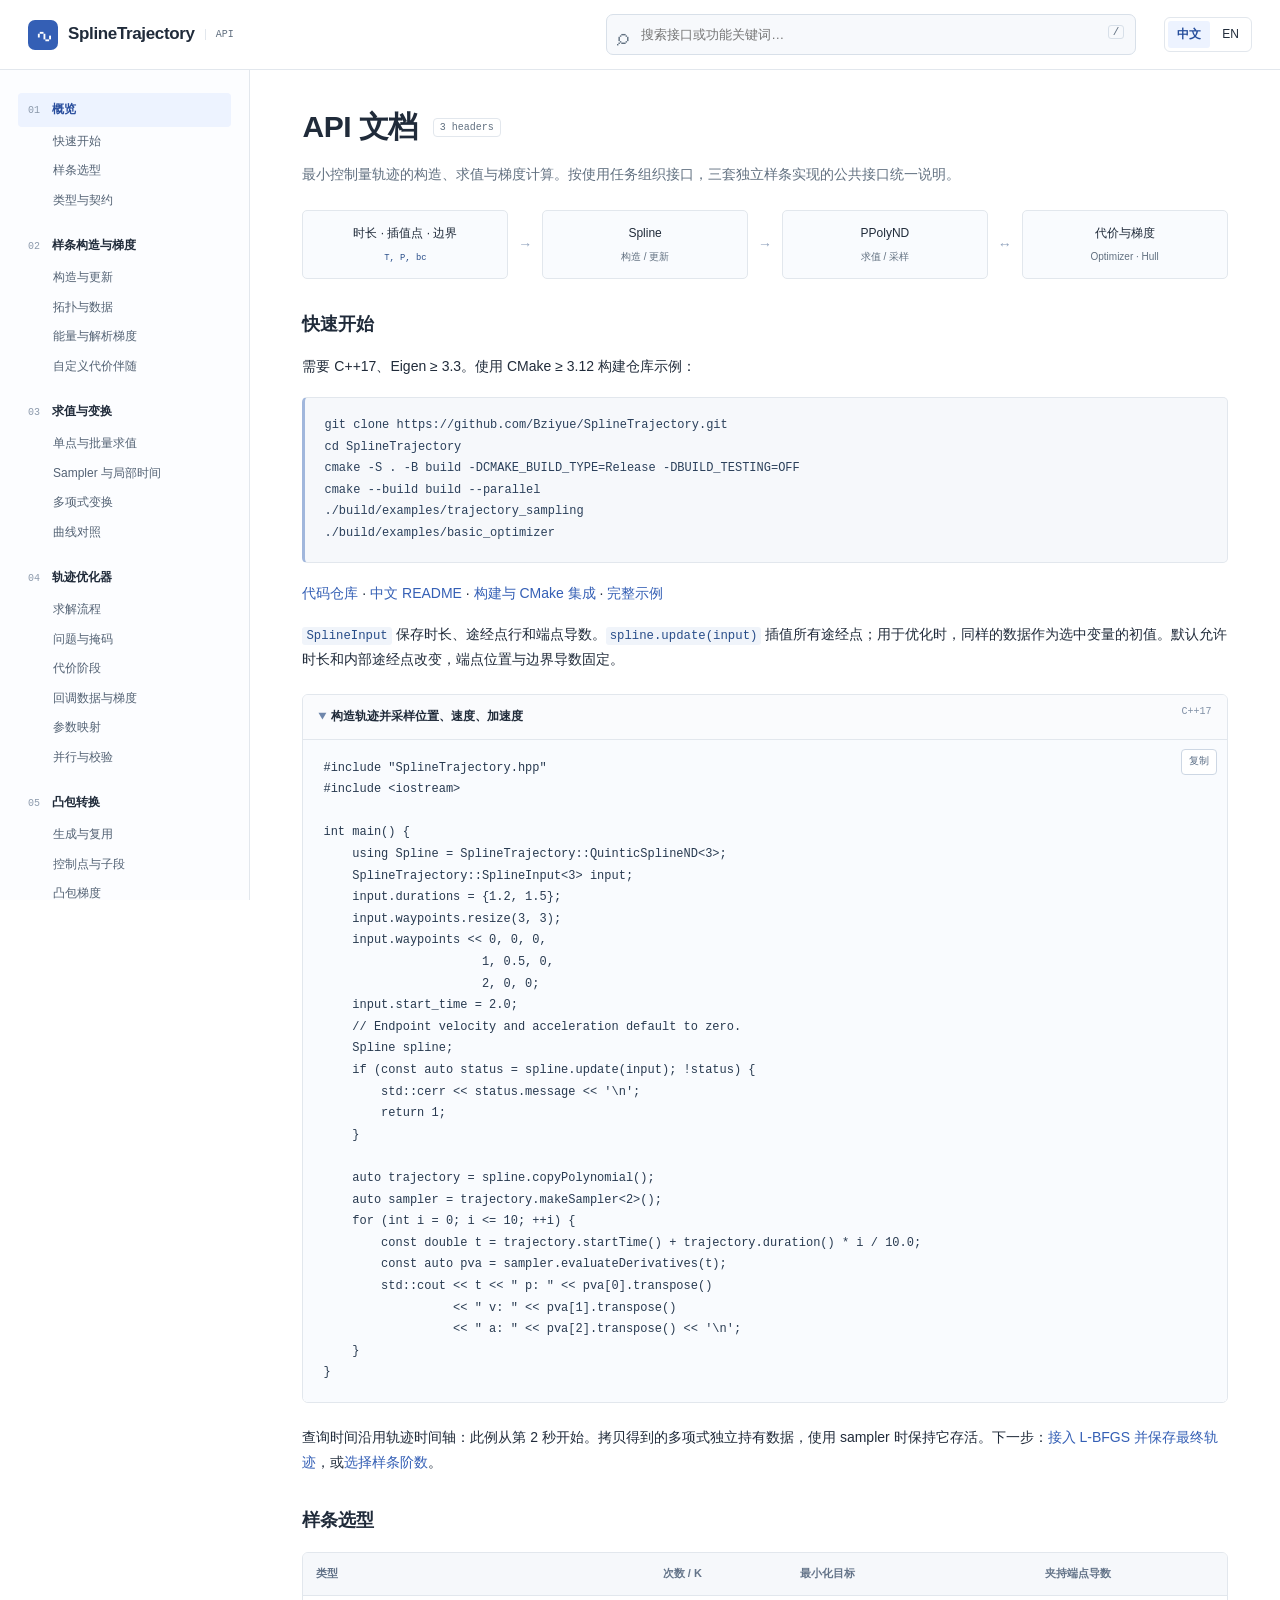
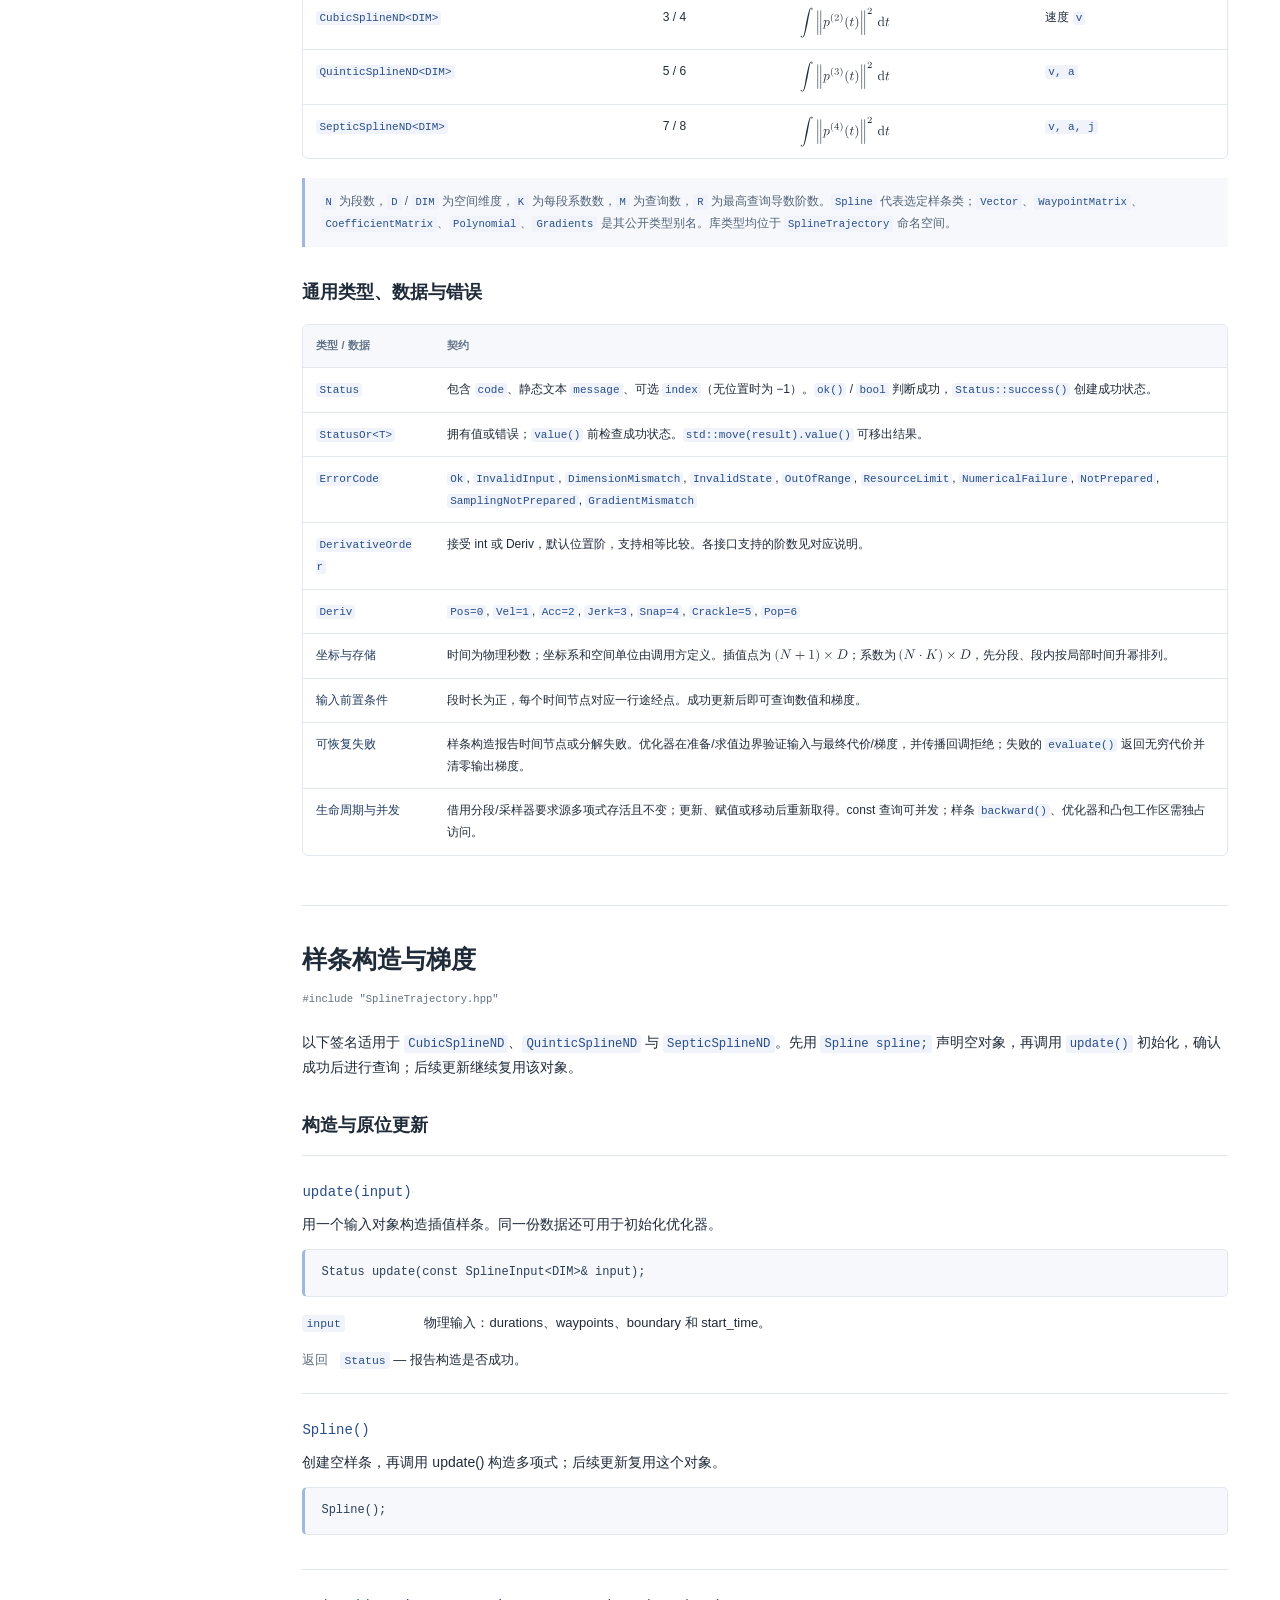
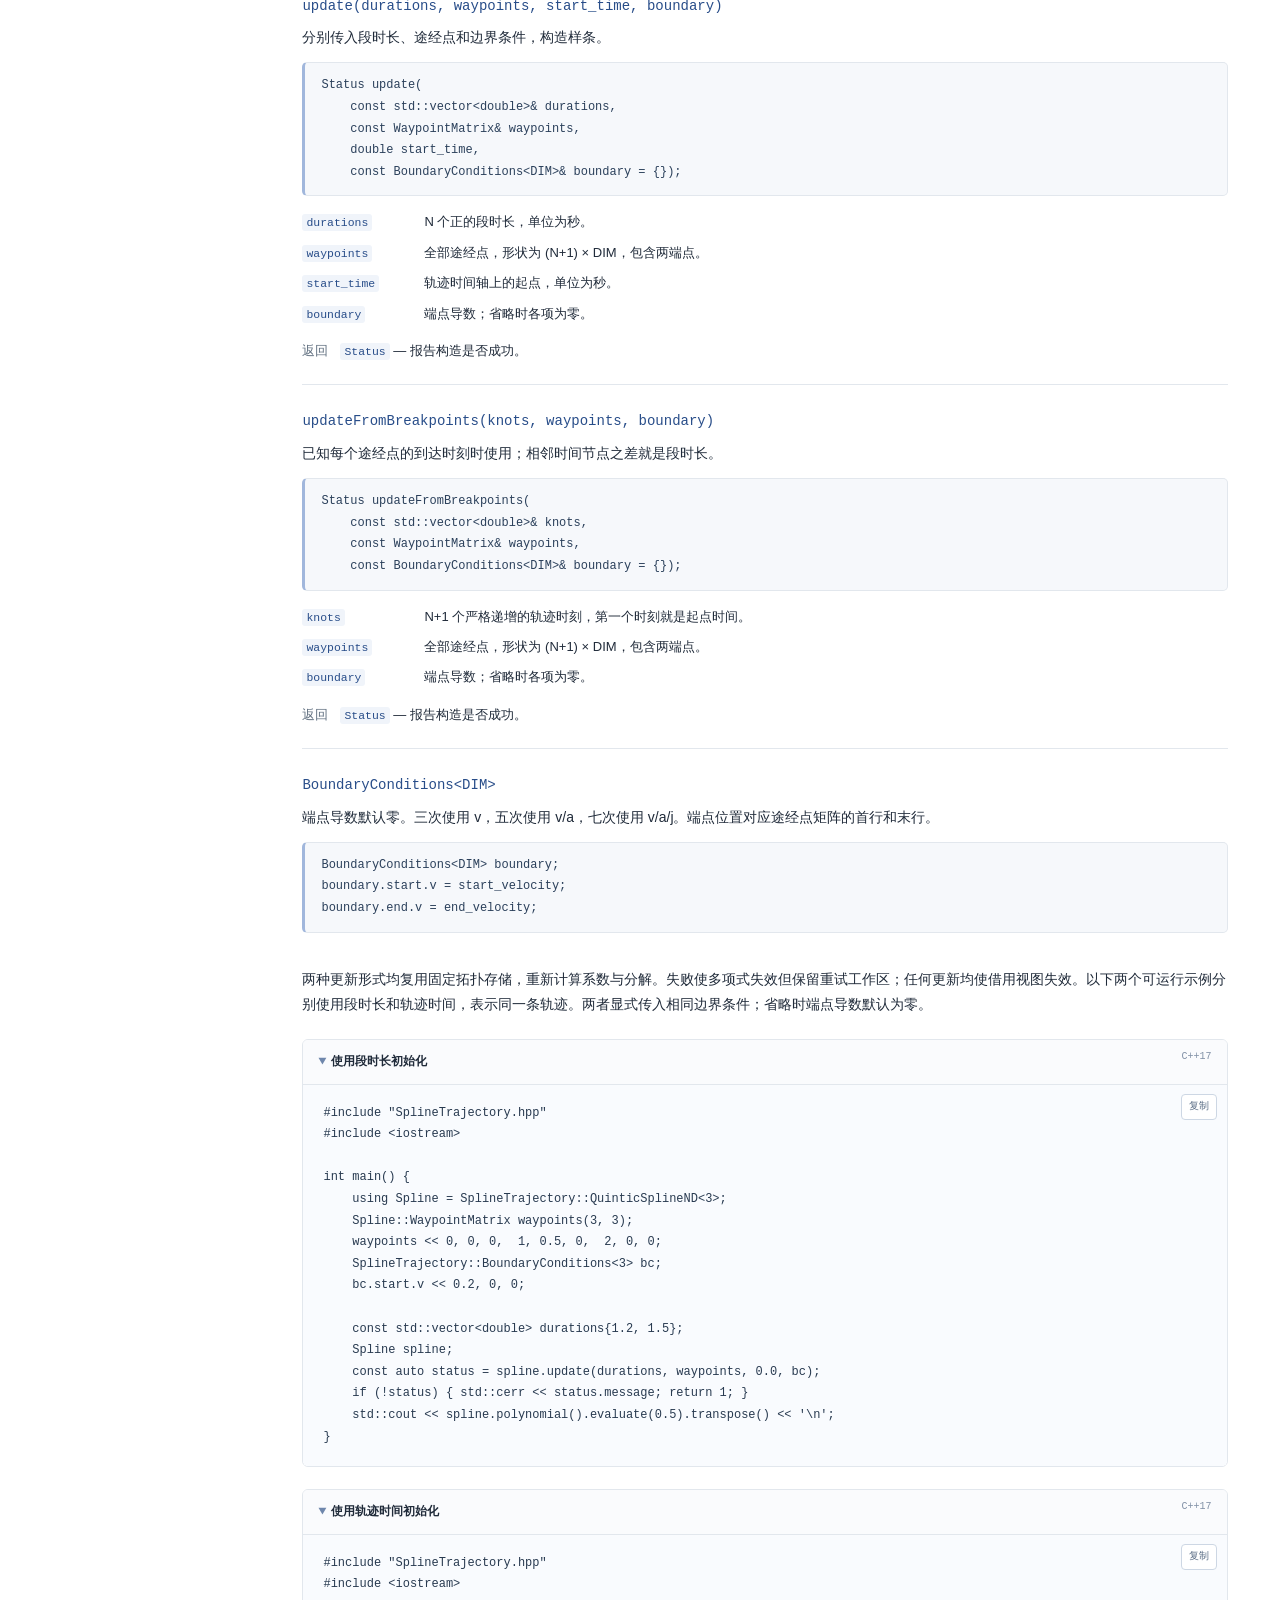
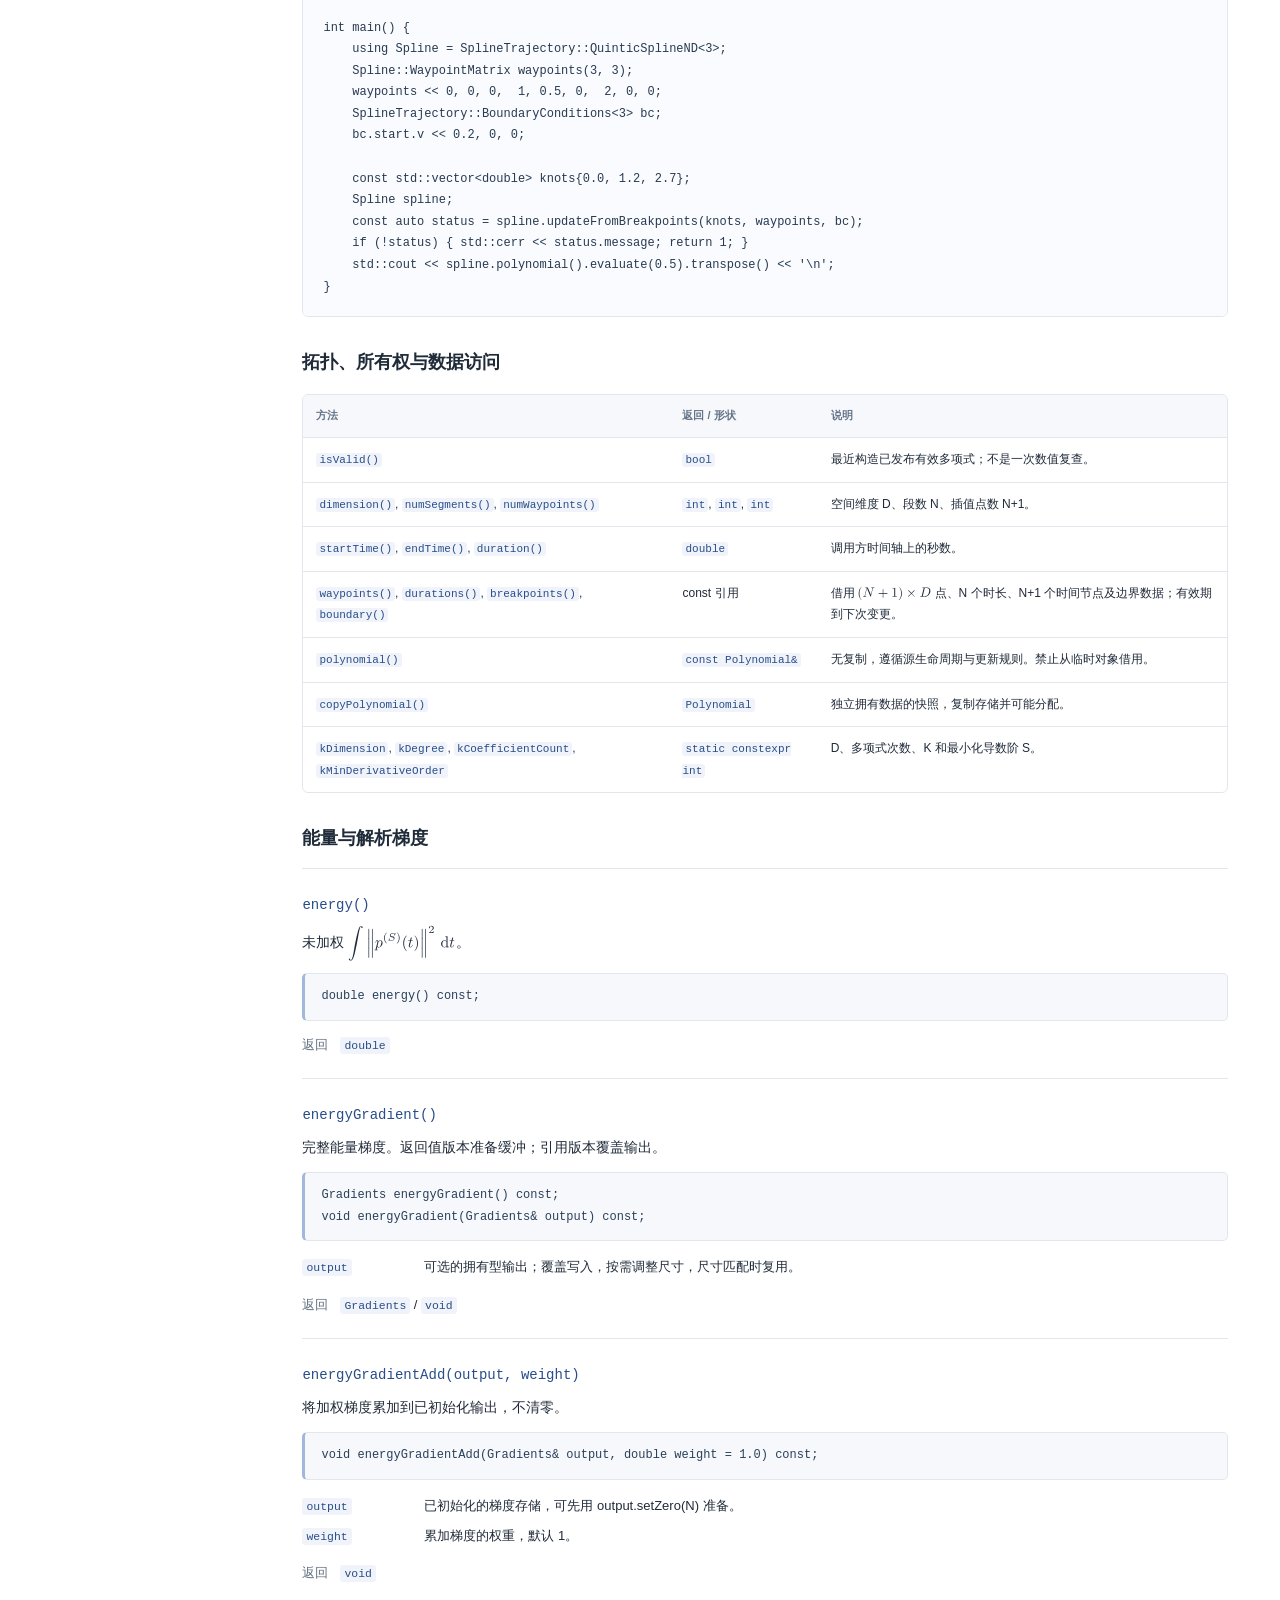
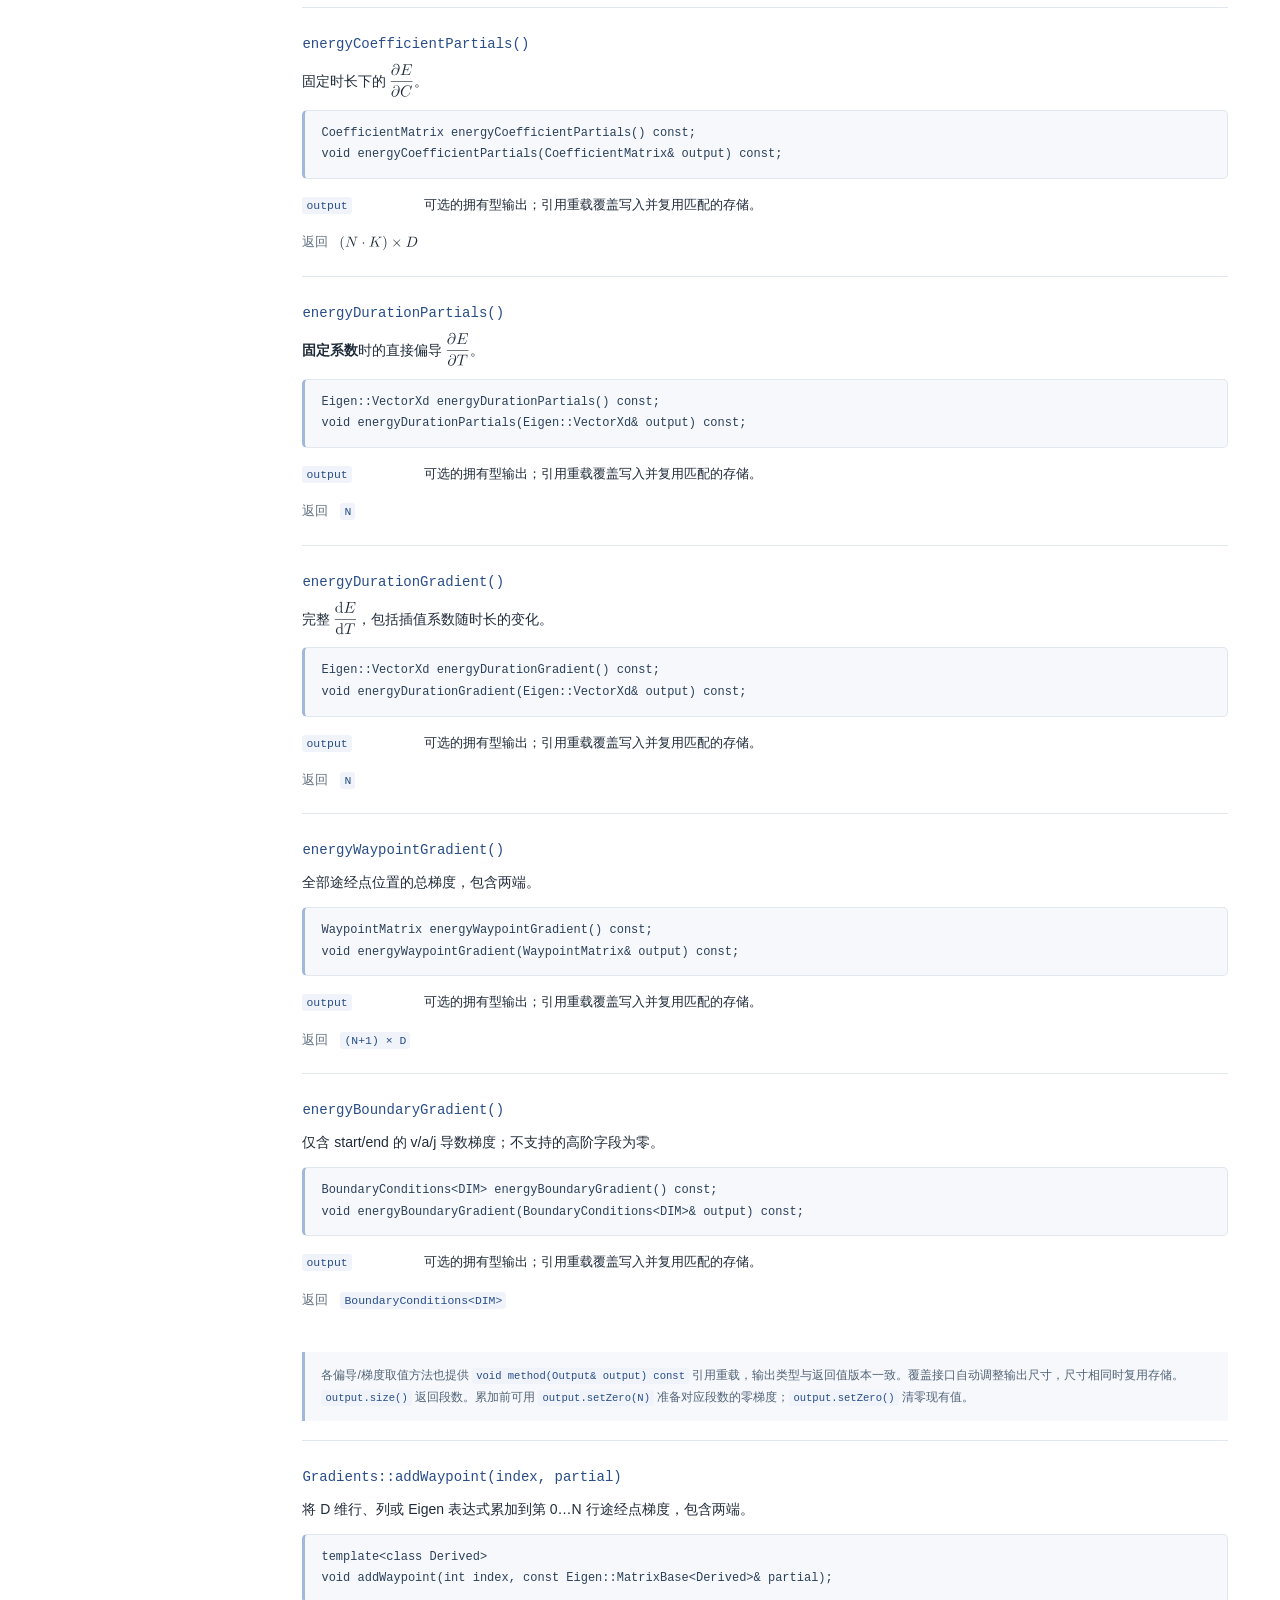
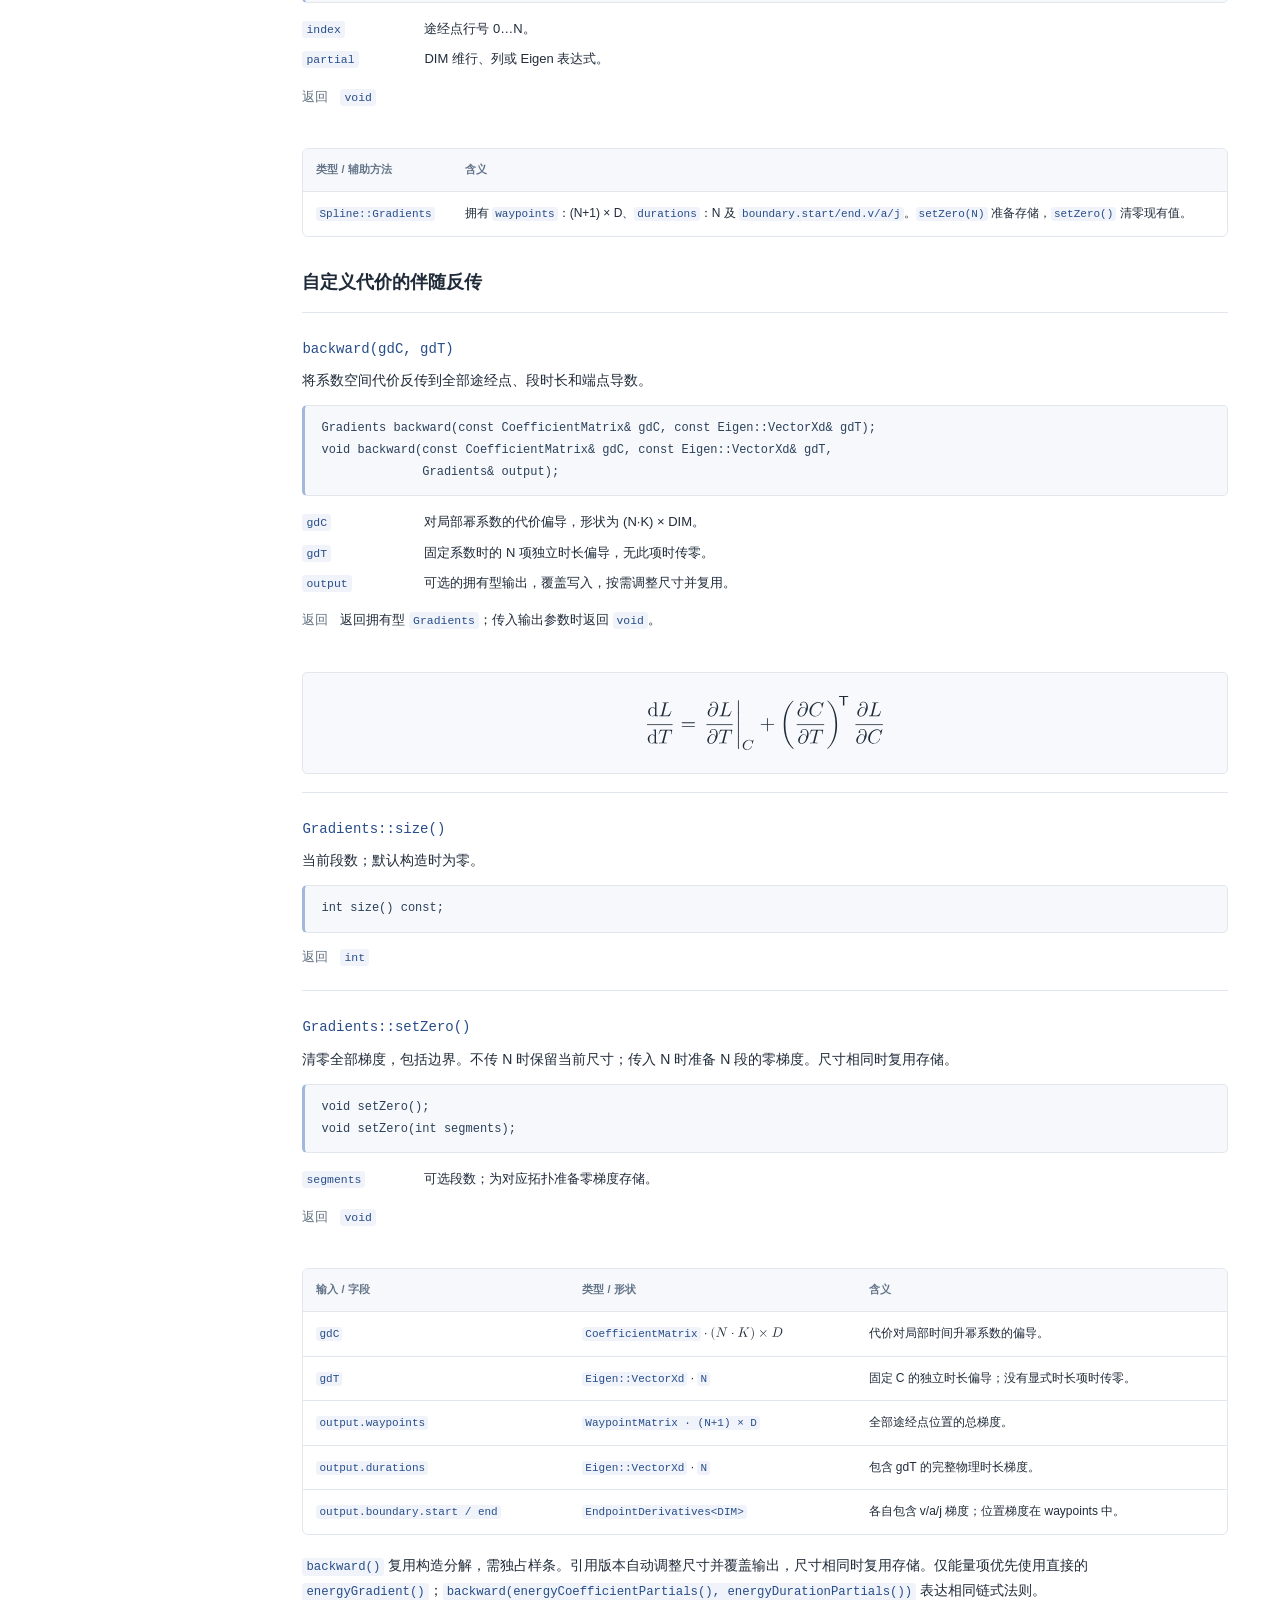
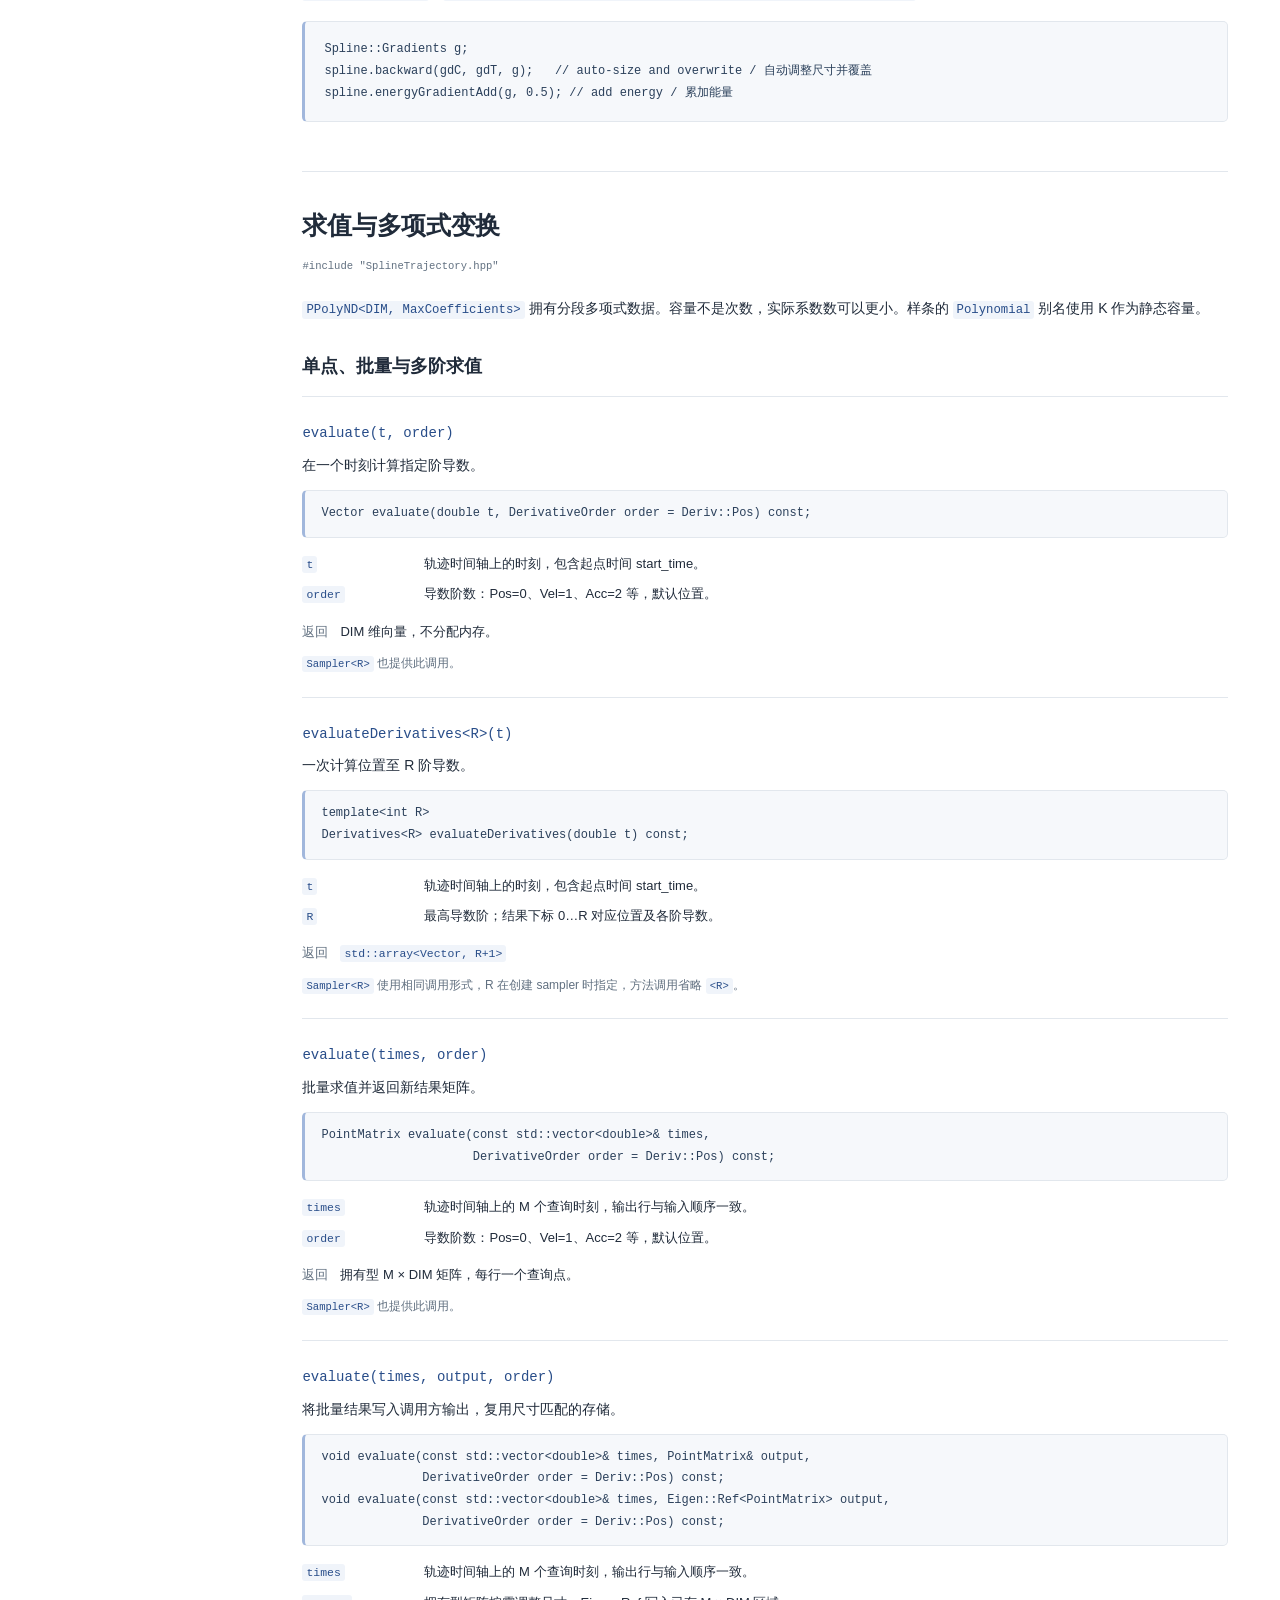
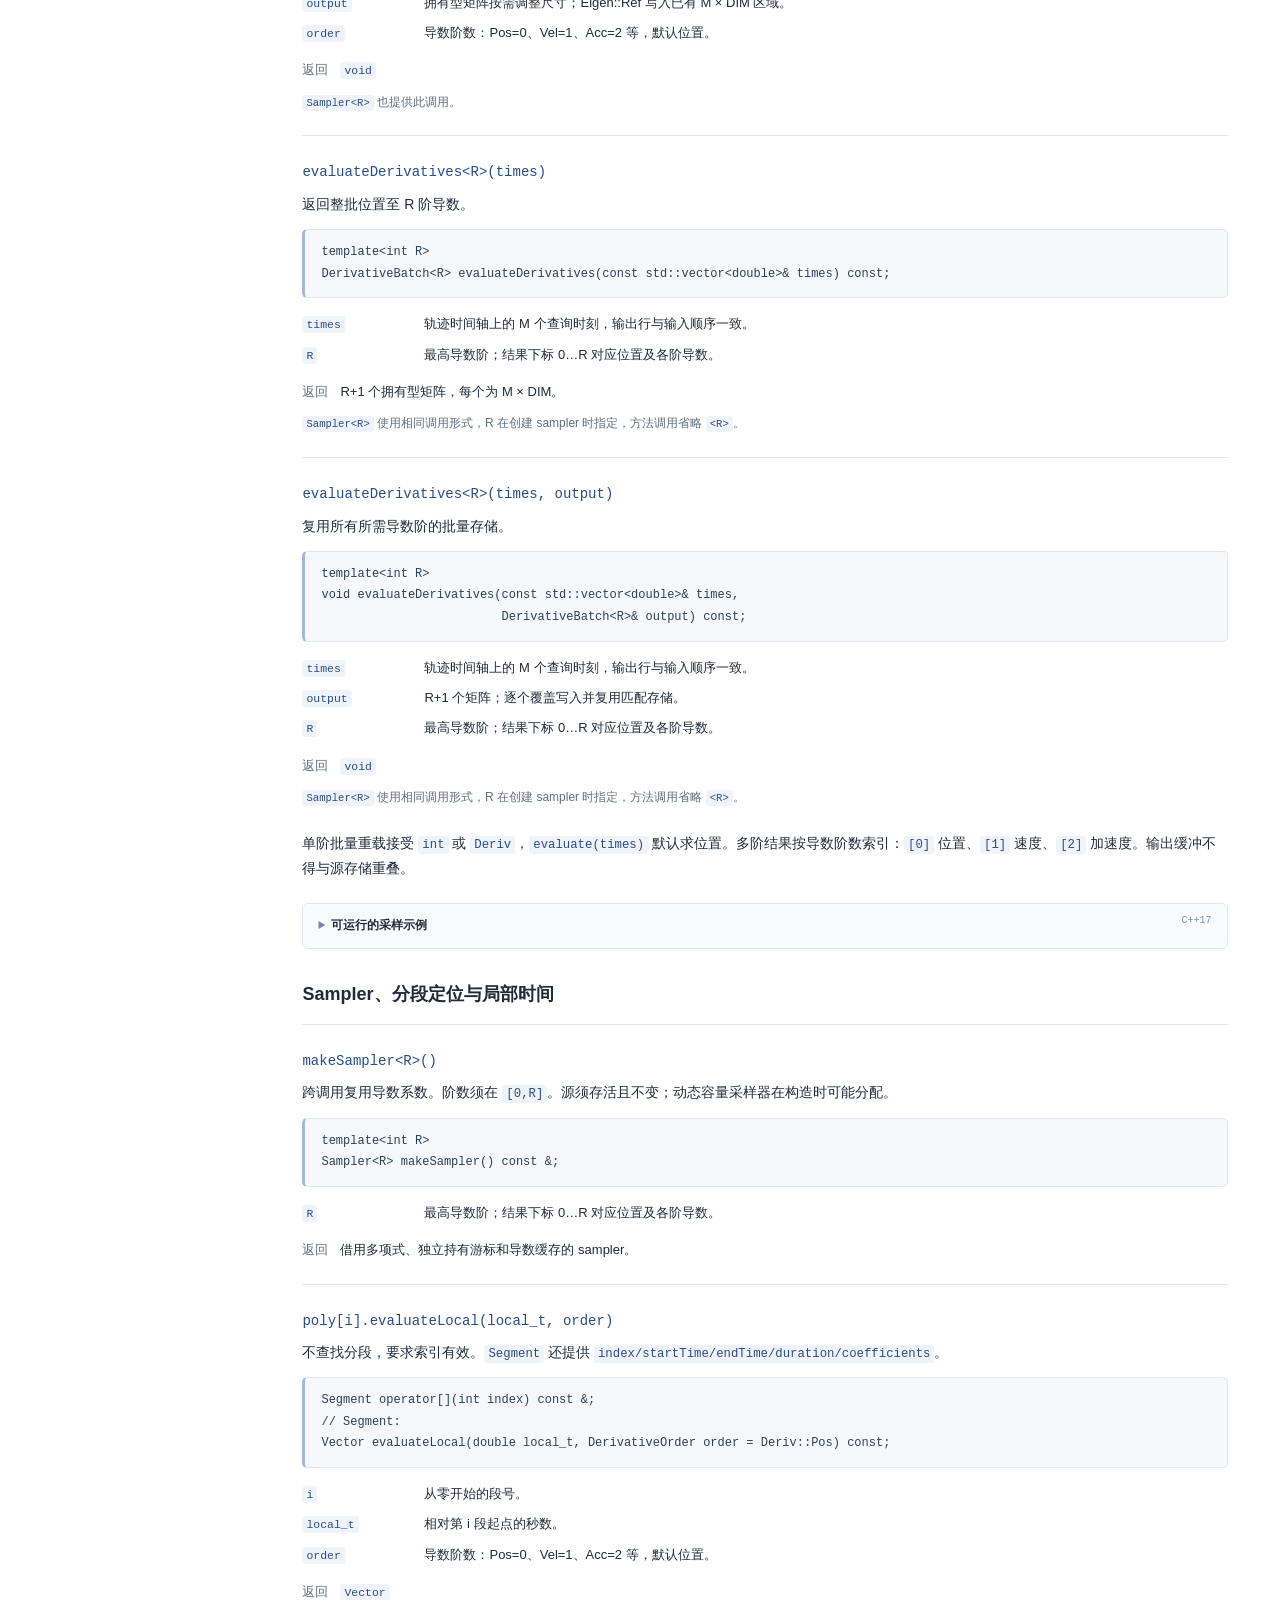
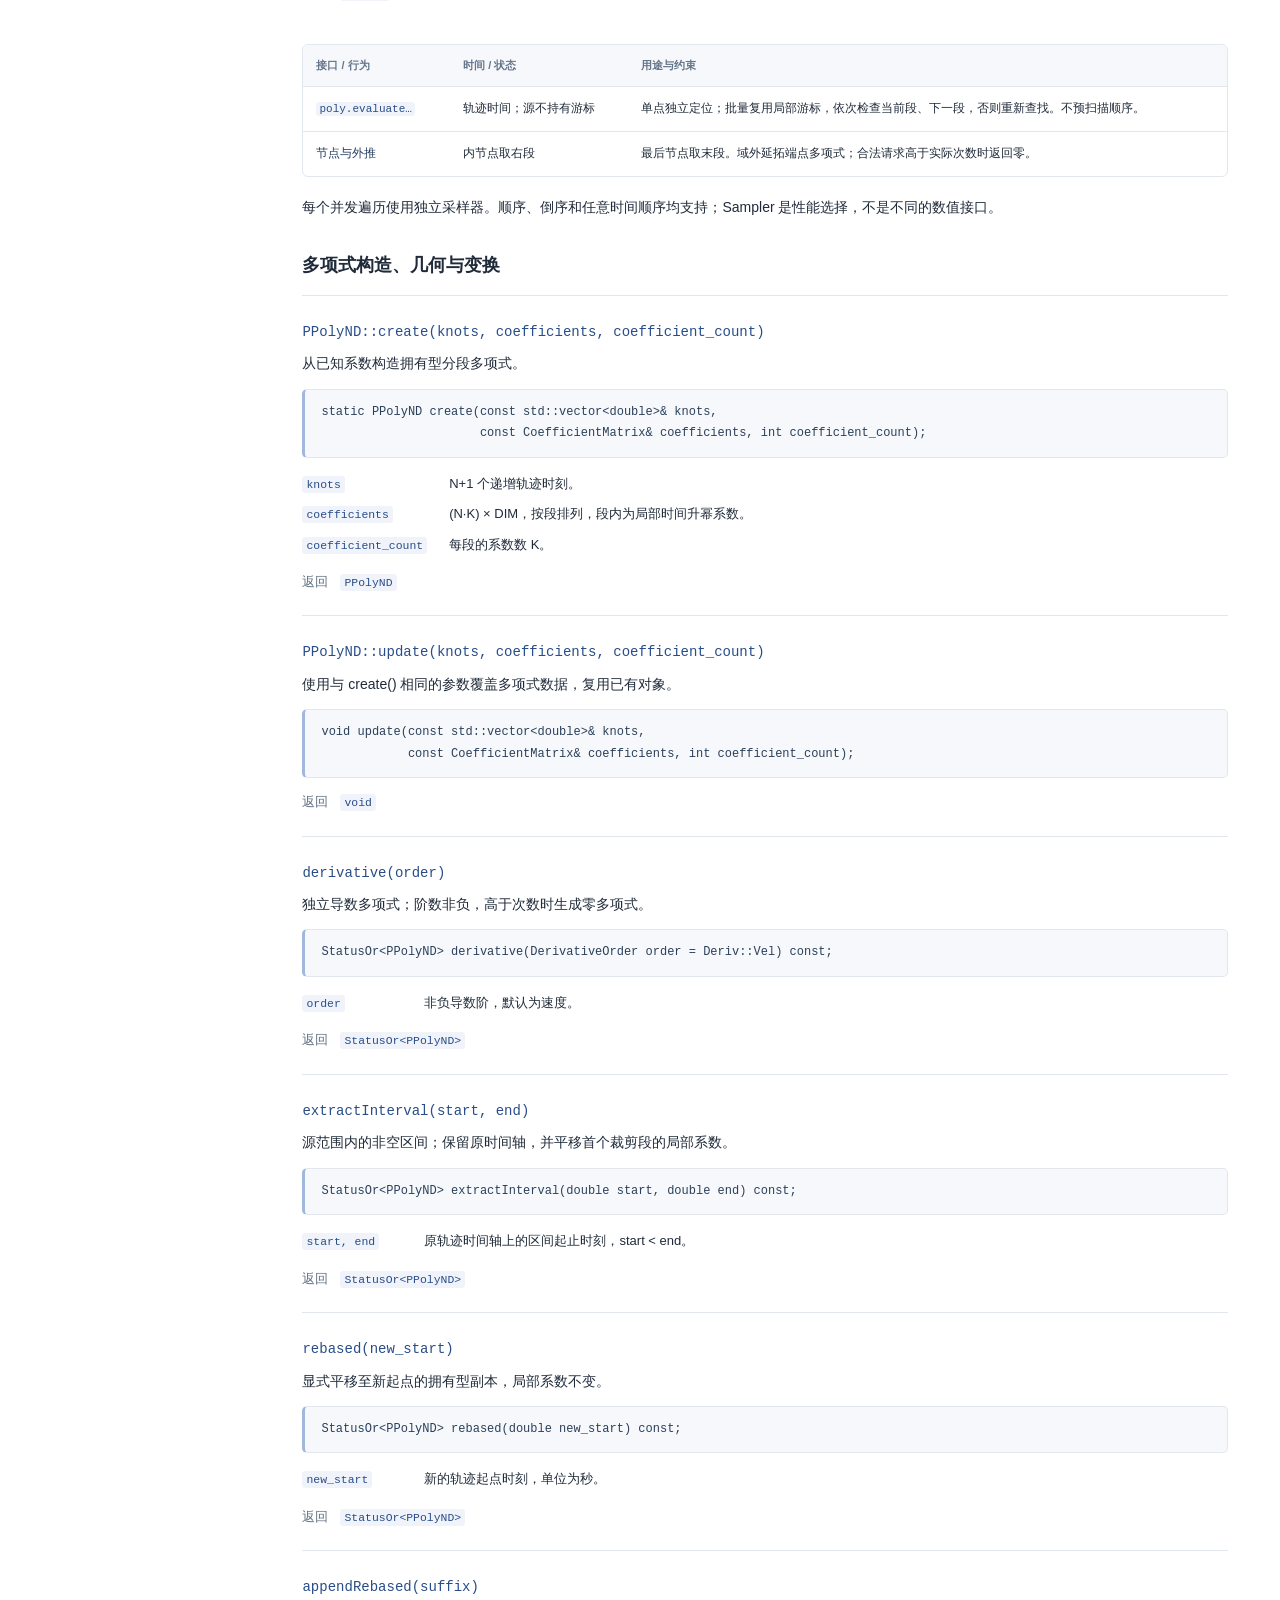
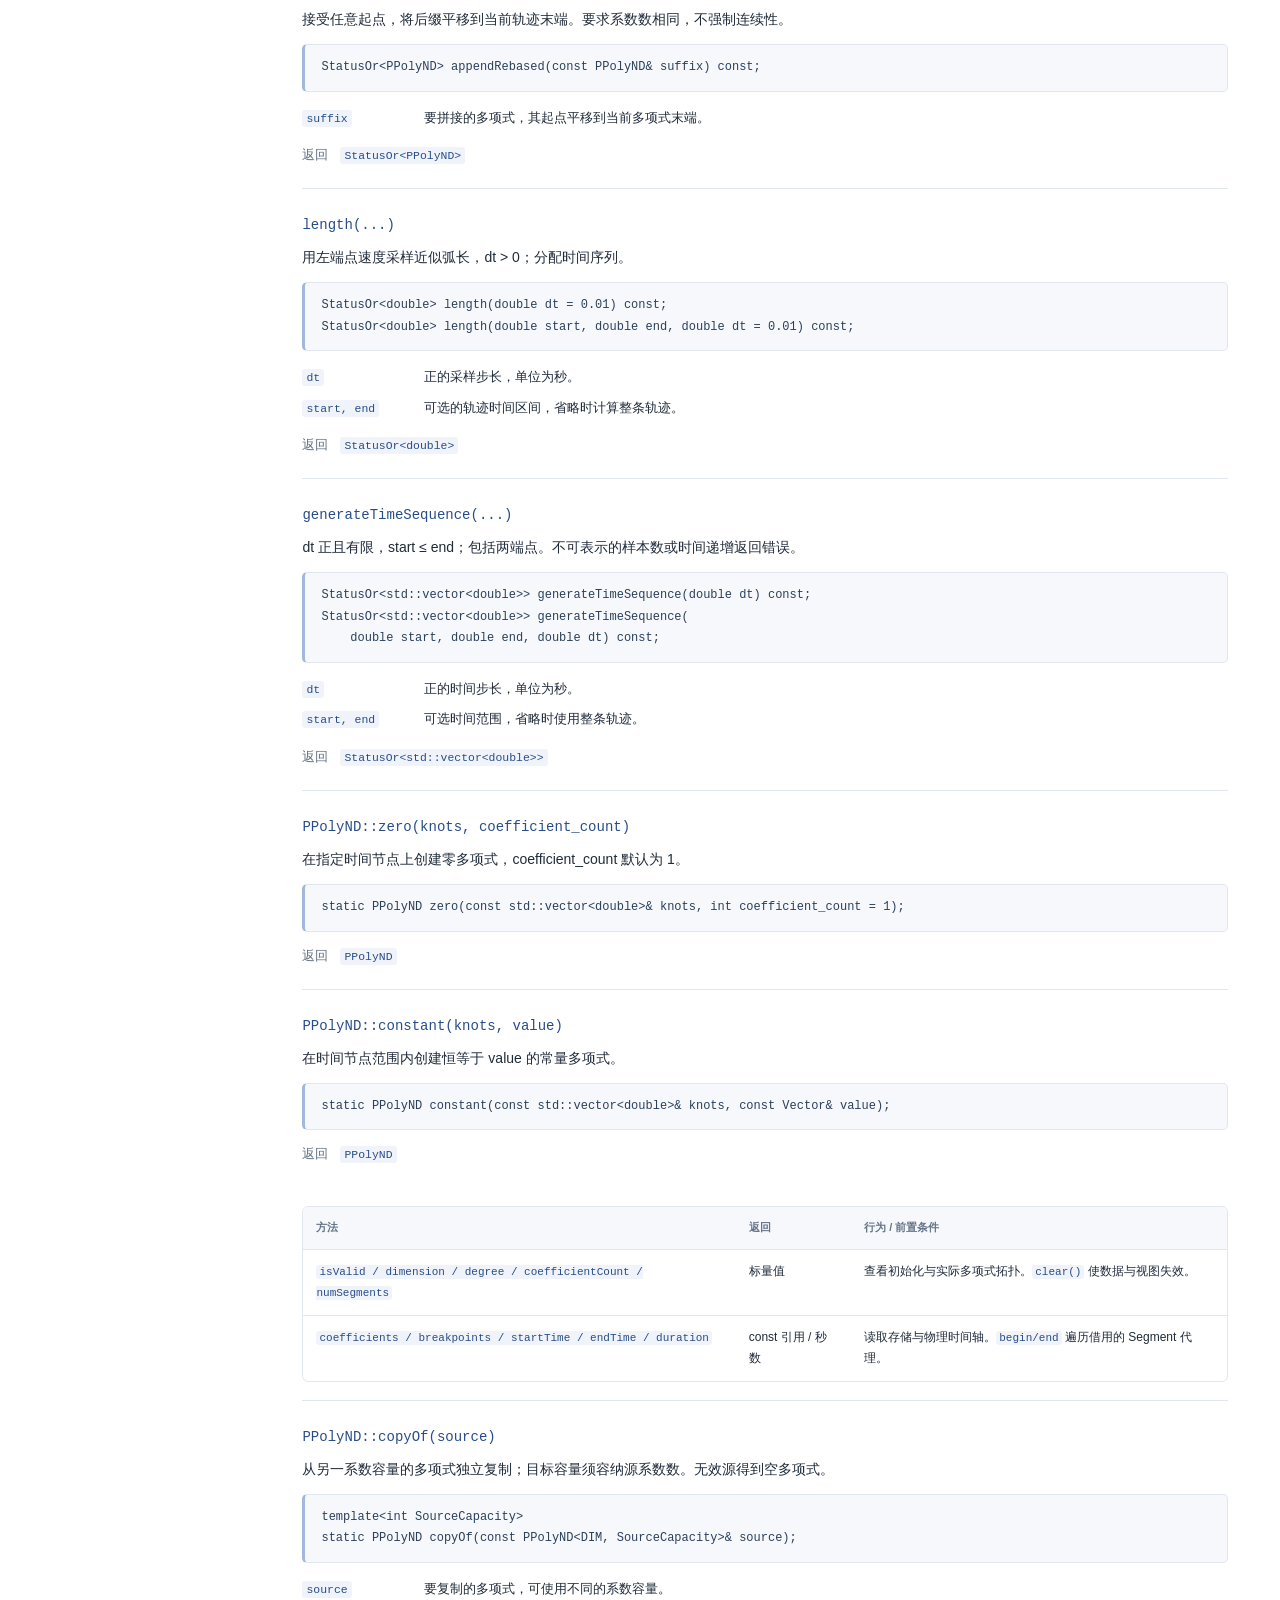
<file: docs/index.html>
<!doctype html>
<html lang="en">
<head>
  <meta charset="utf-8">
  <meta name="viewport" content="width=device-width,initial-scale=1">
  <title>SplineTrajectory · API</title>
  <script>
    // Keep shared language and section links when entering through the site root.
    location.replace('api/index.html' + location.search + location.hash);
  </script>
  <noscript><meta http-equiv="refresh" content="0; url=api/index.html"></noscript>
</head>
<body>
  <a href="api/index.html?lang=en">English API reference</a> · <a href="api/index.html?lang=zh">中文 API 文档</a>
</body>
</html>
</file>
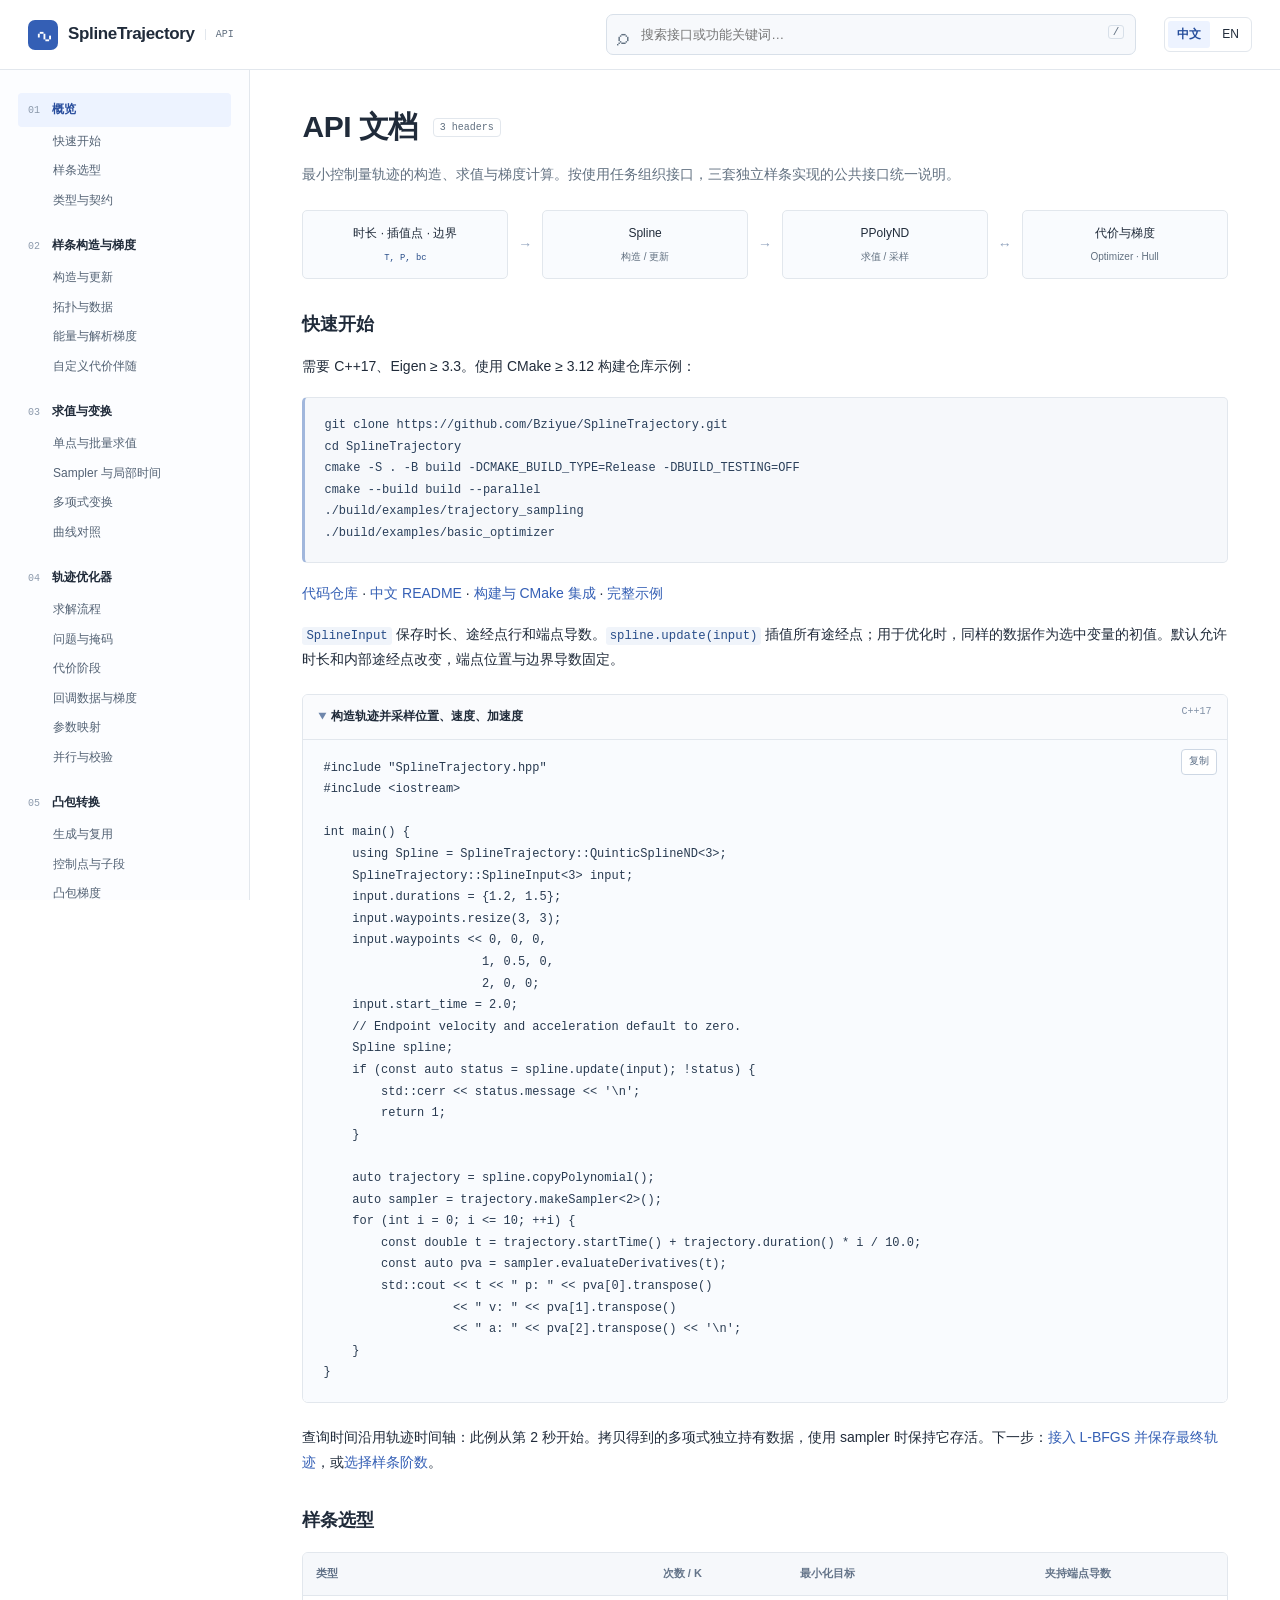
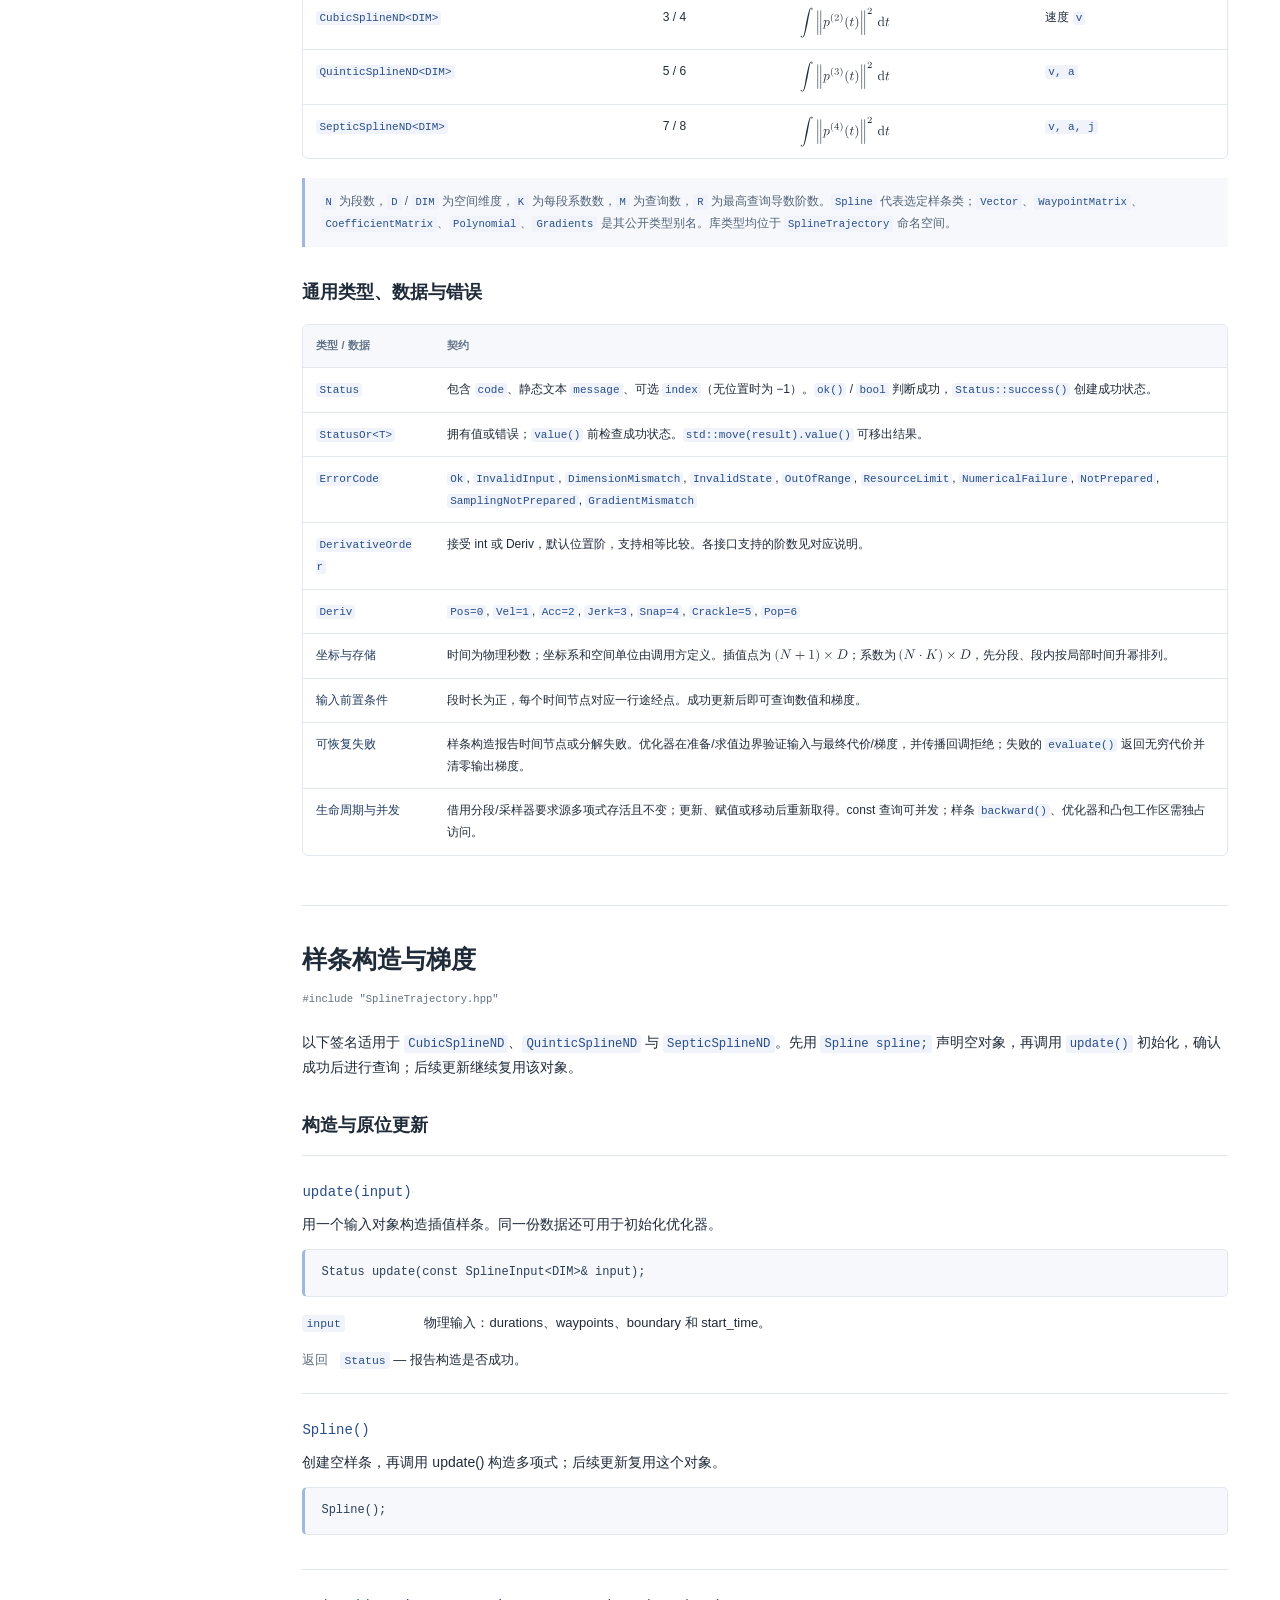
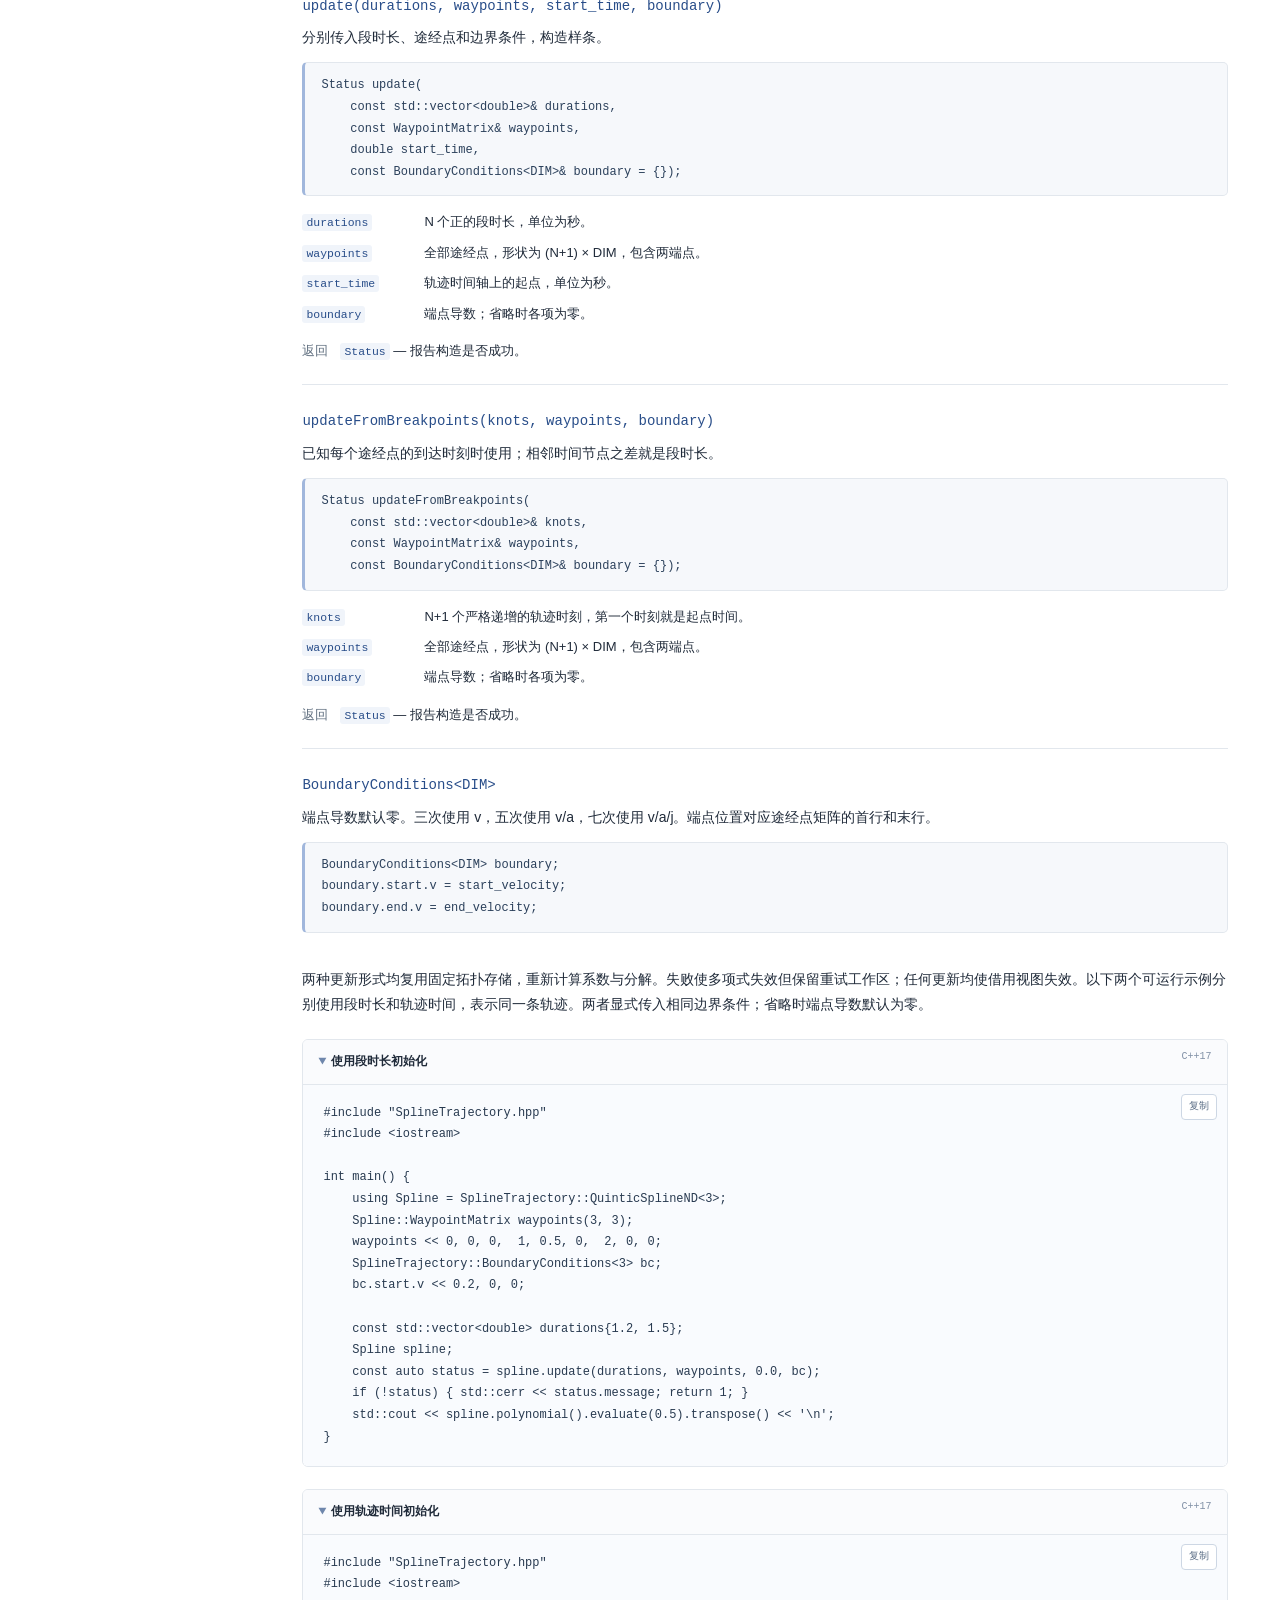
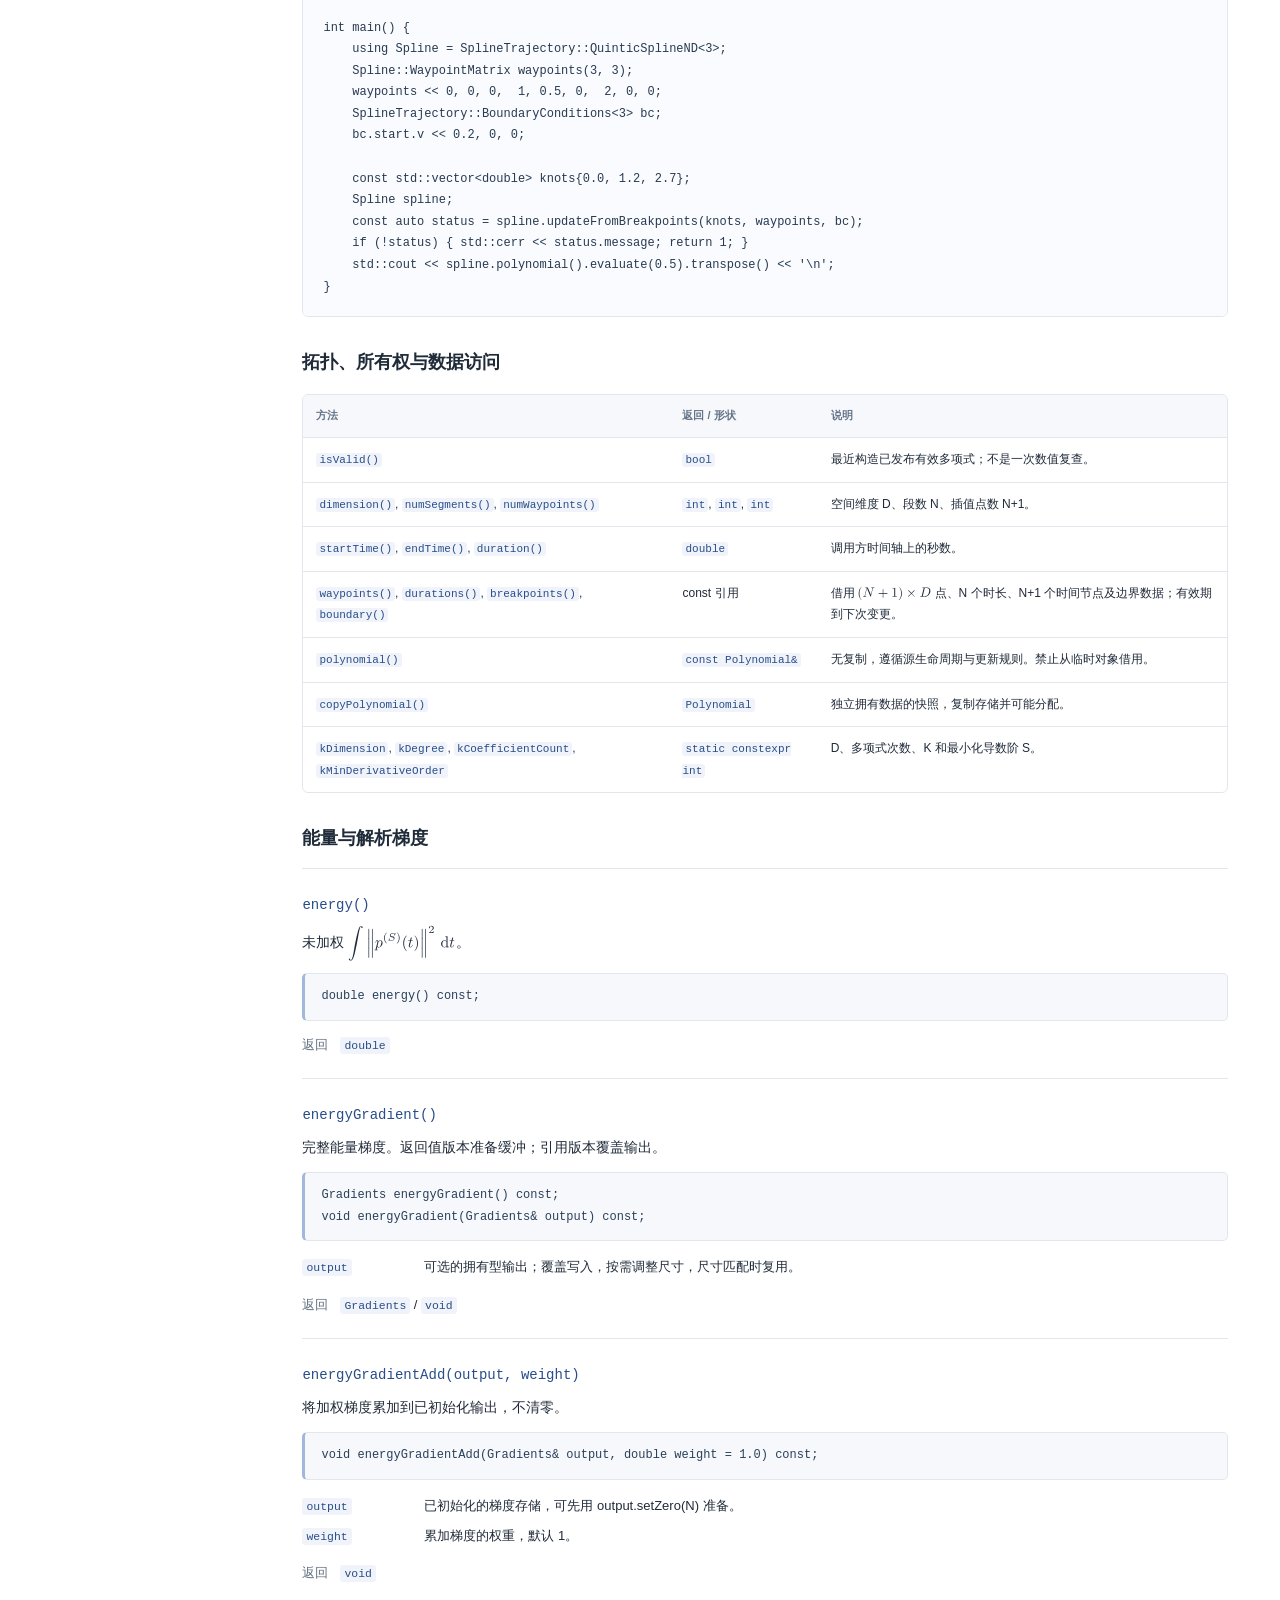
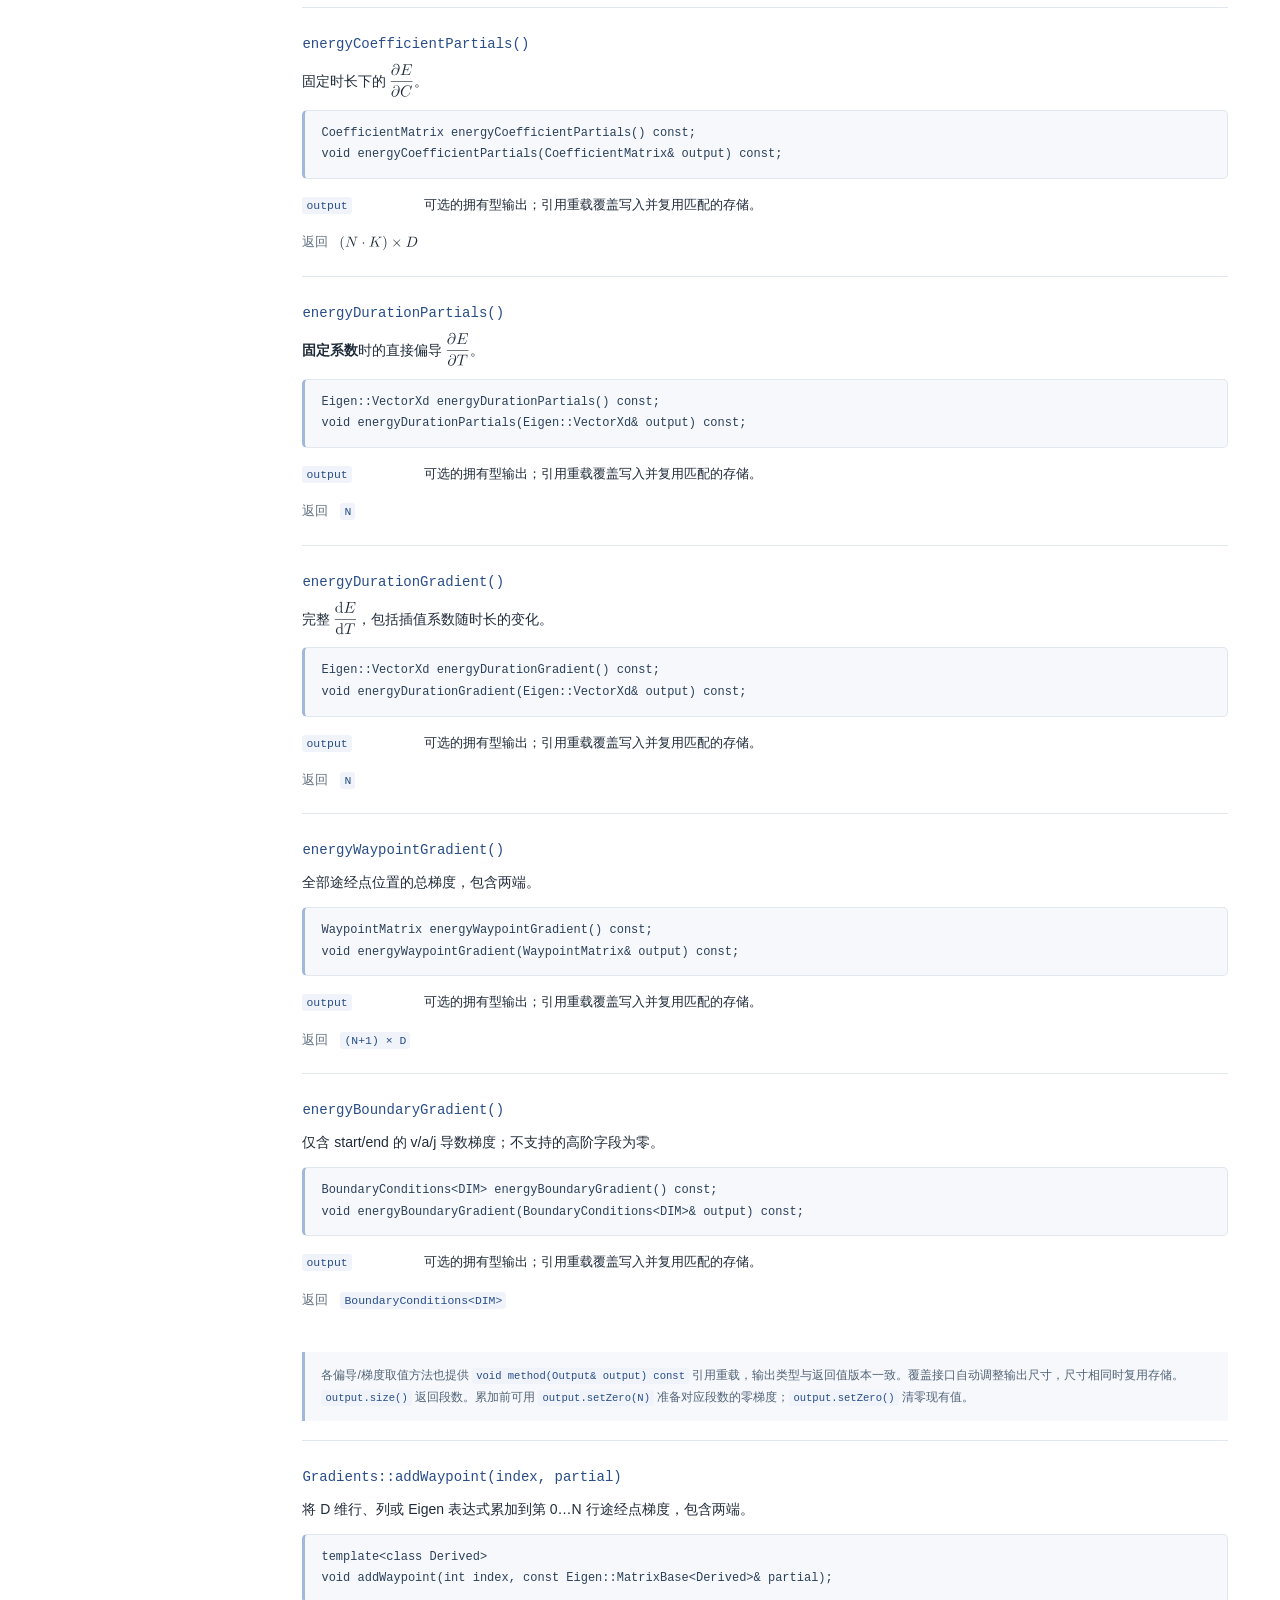
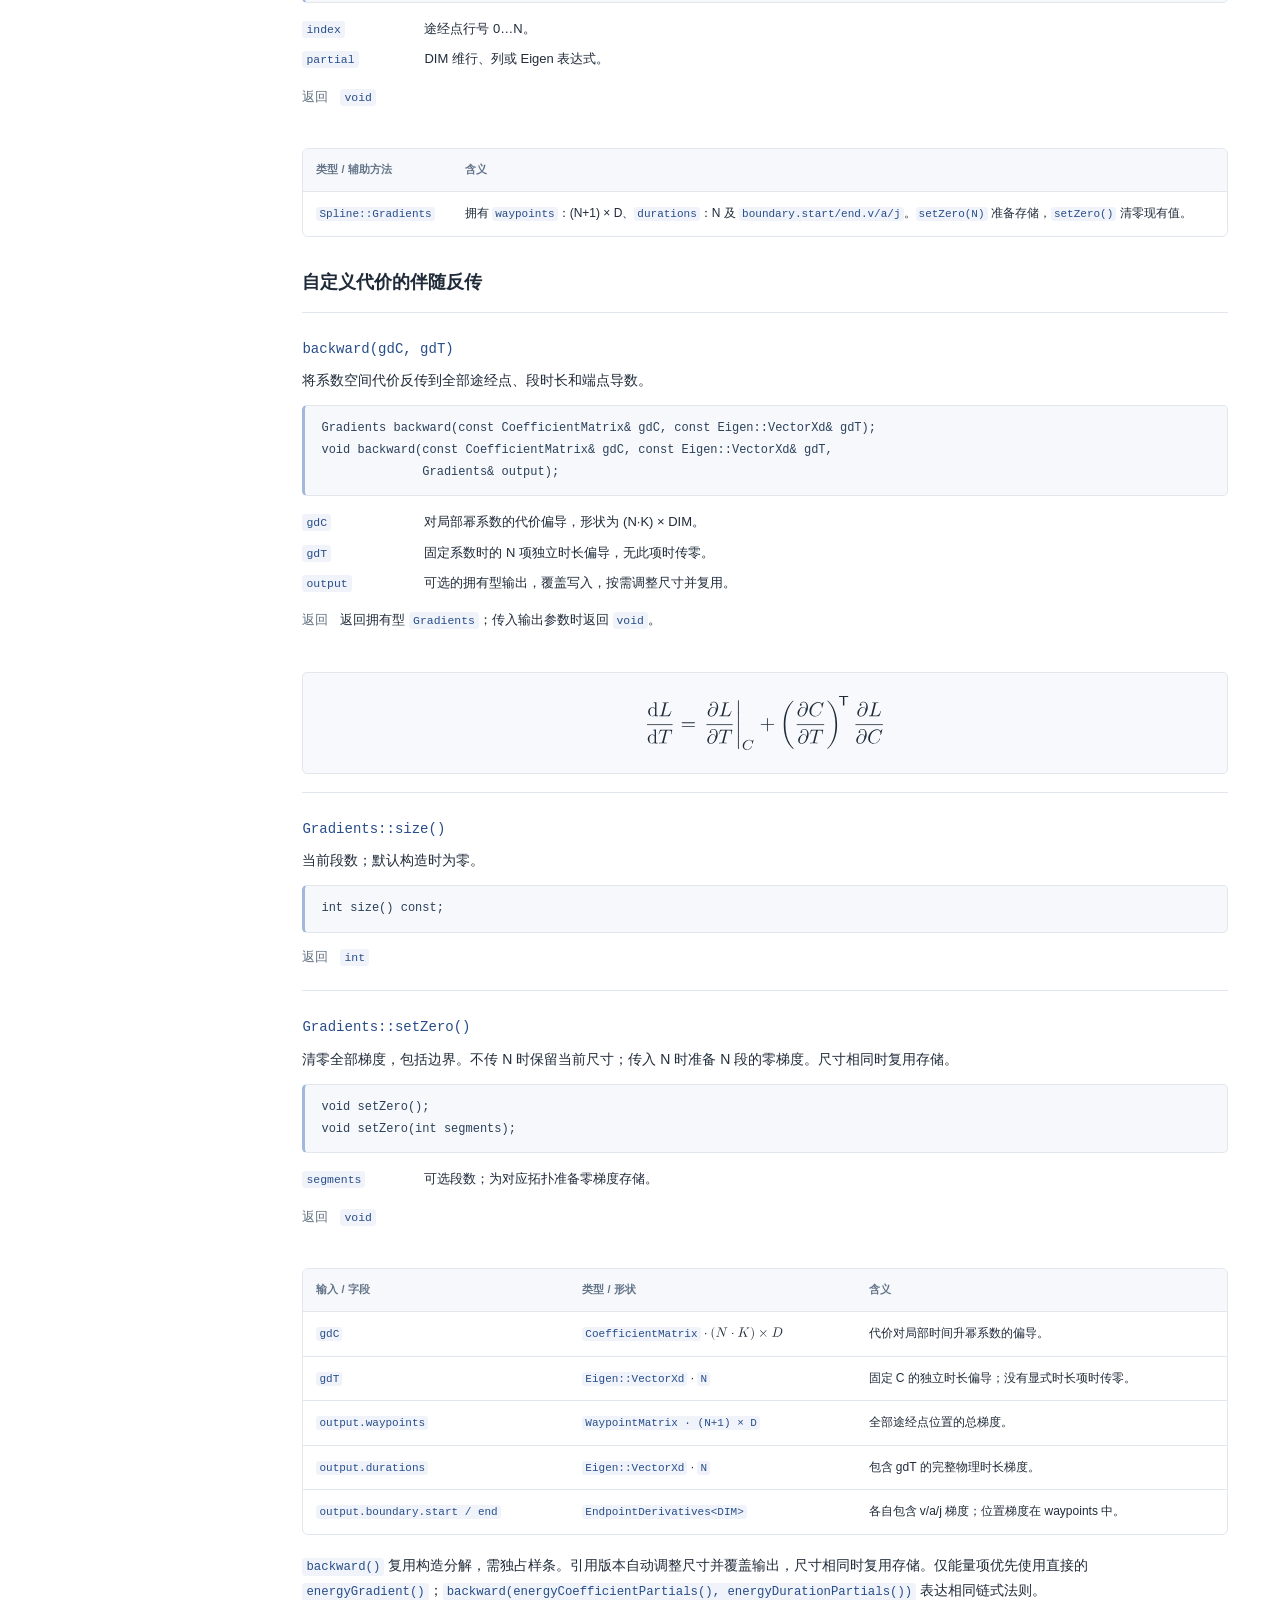
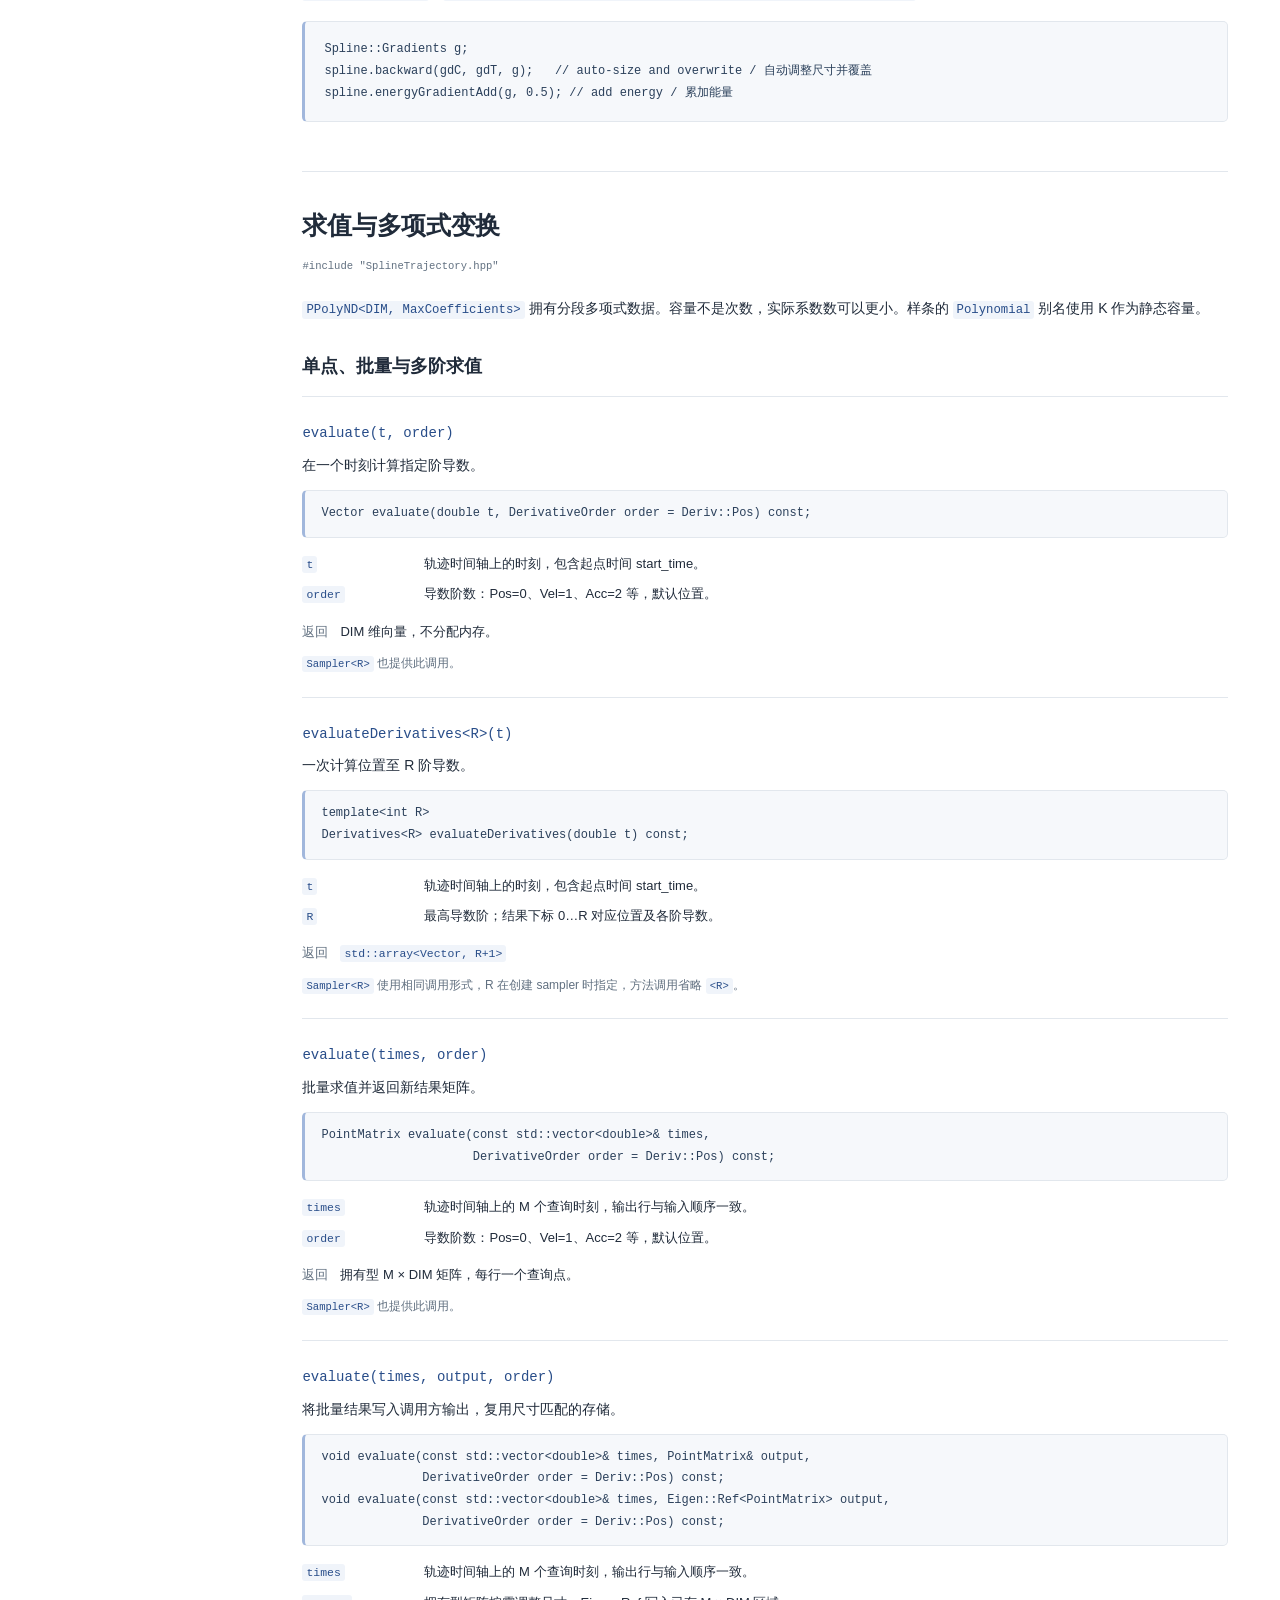
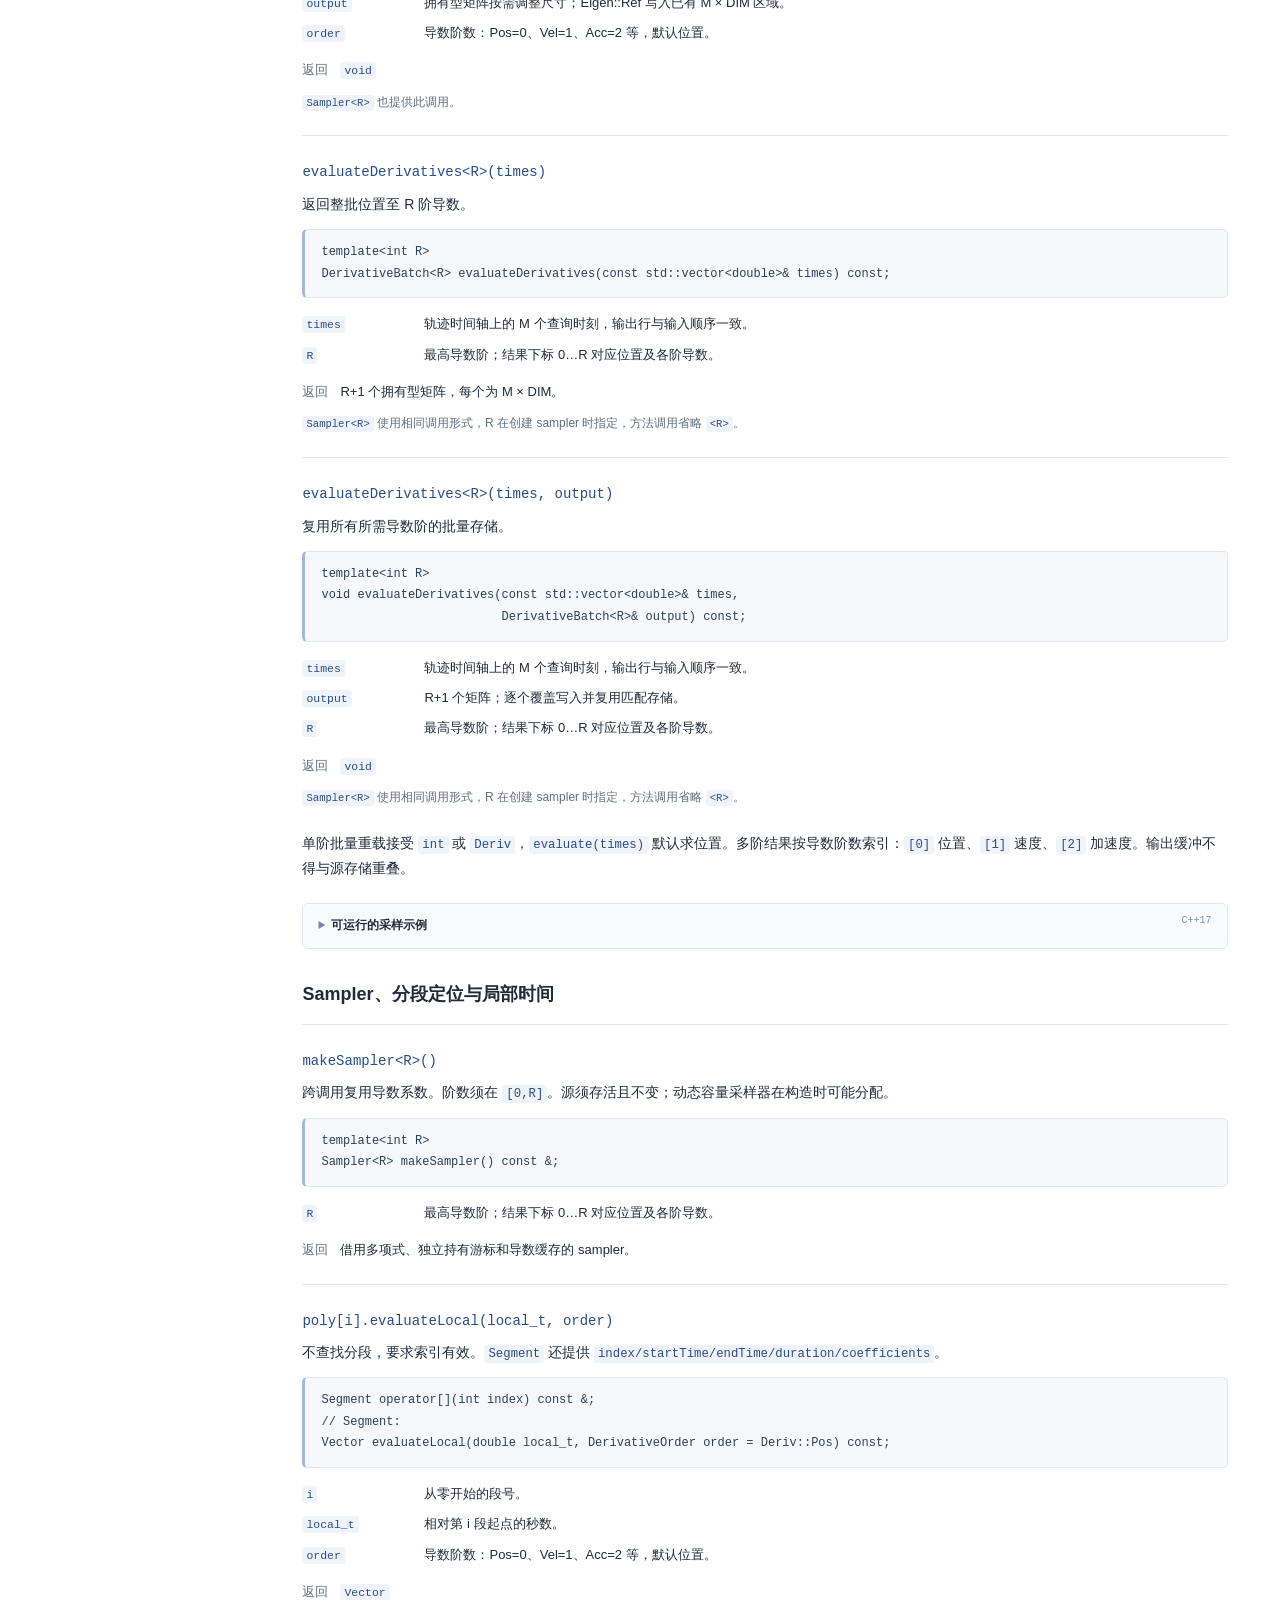
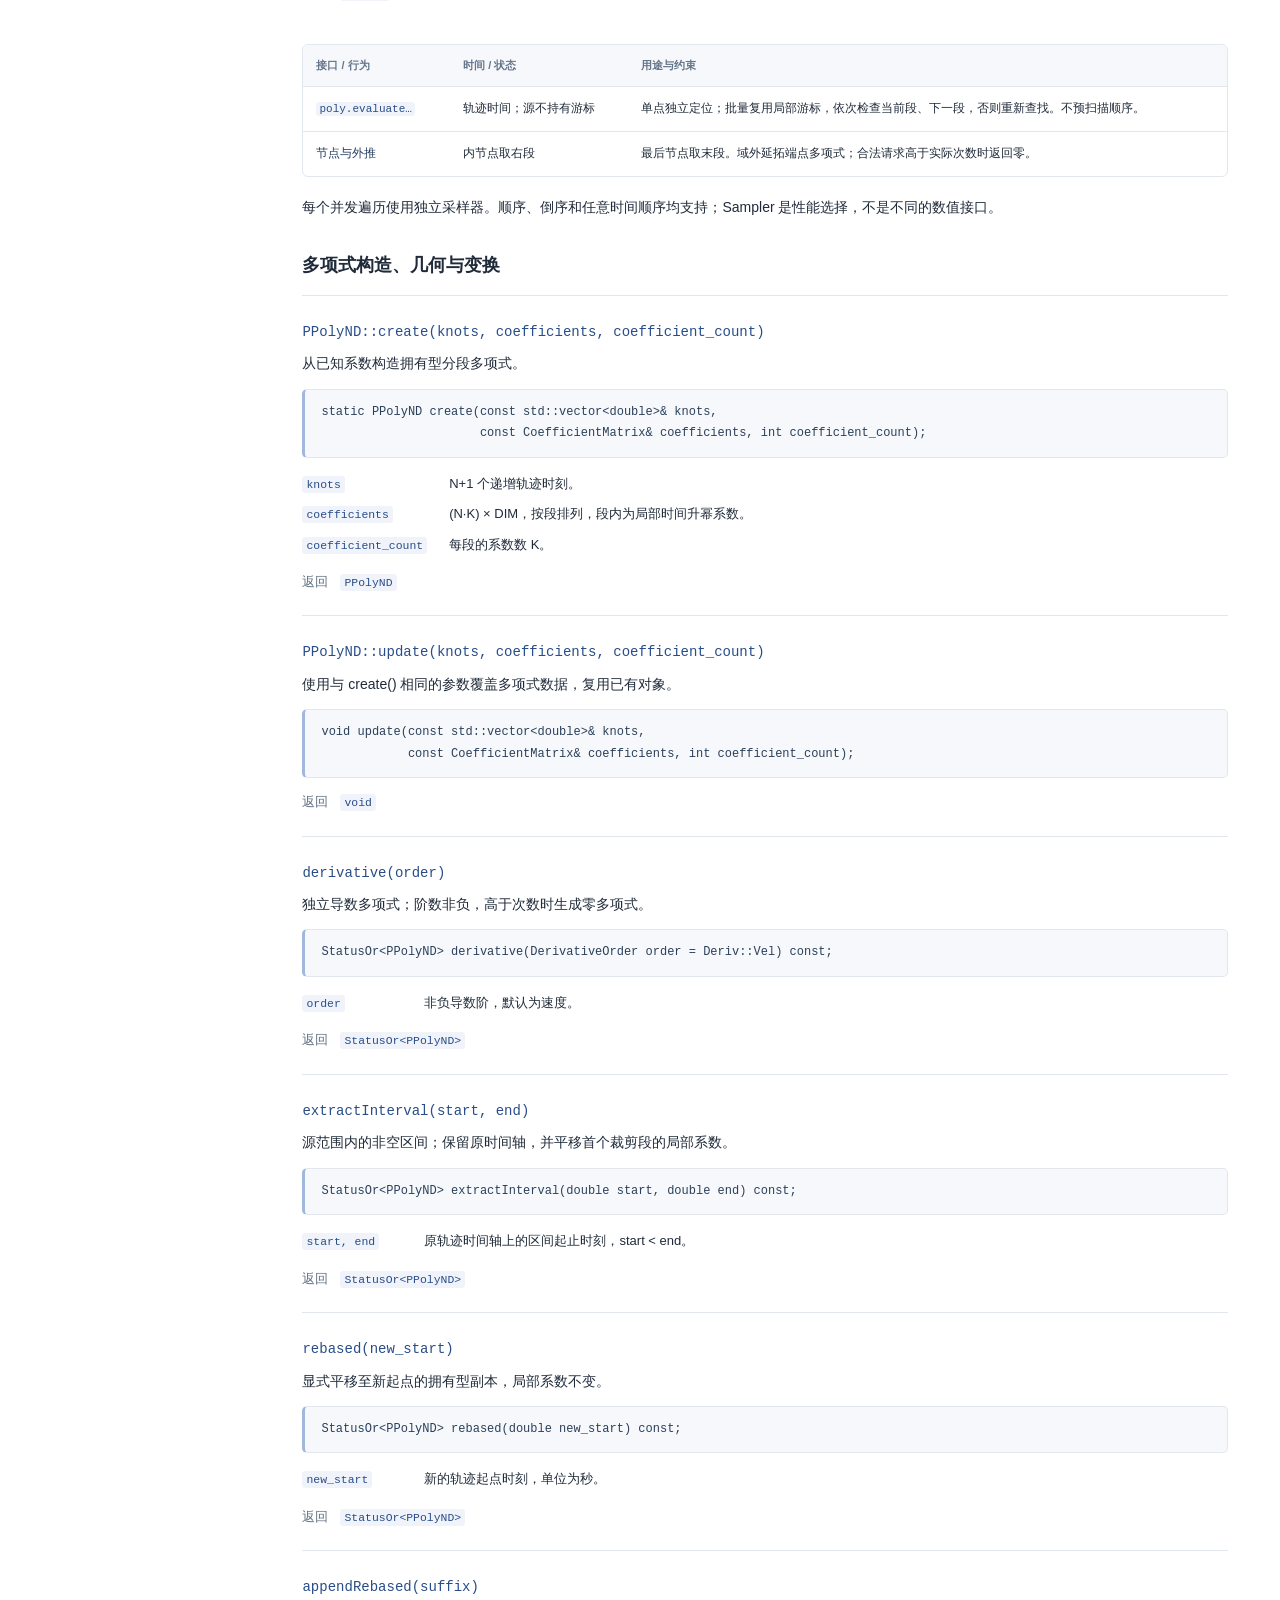
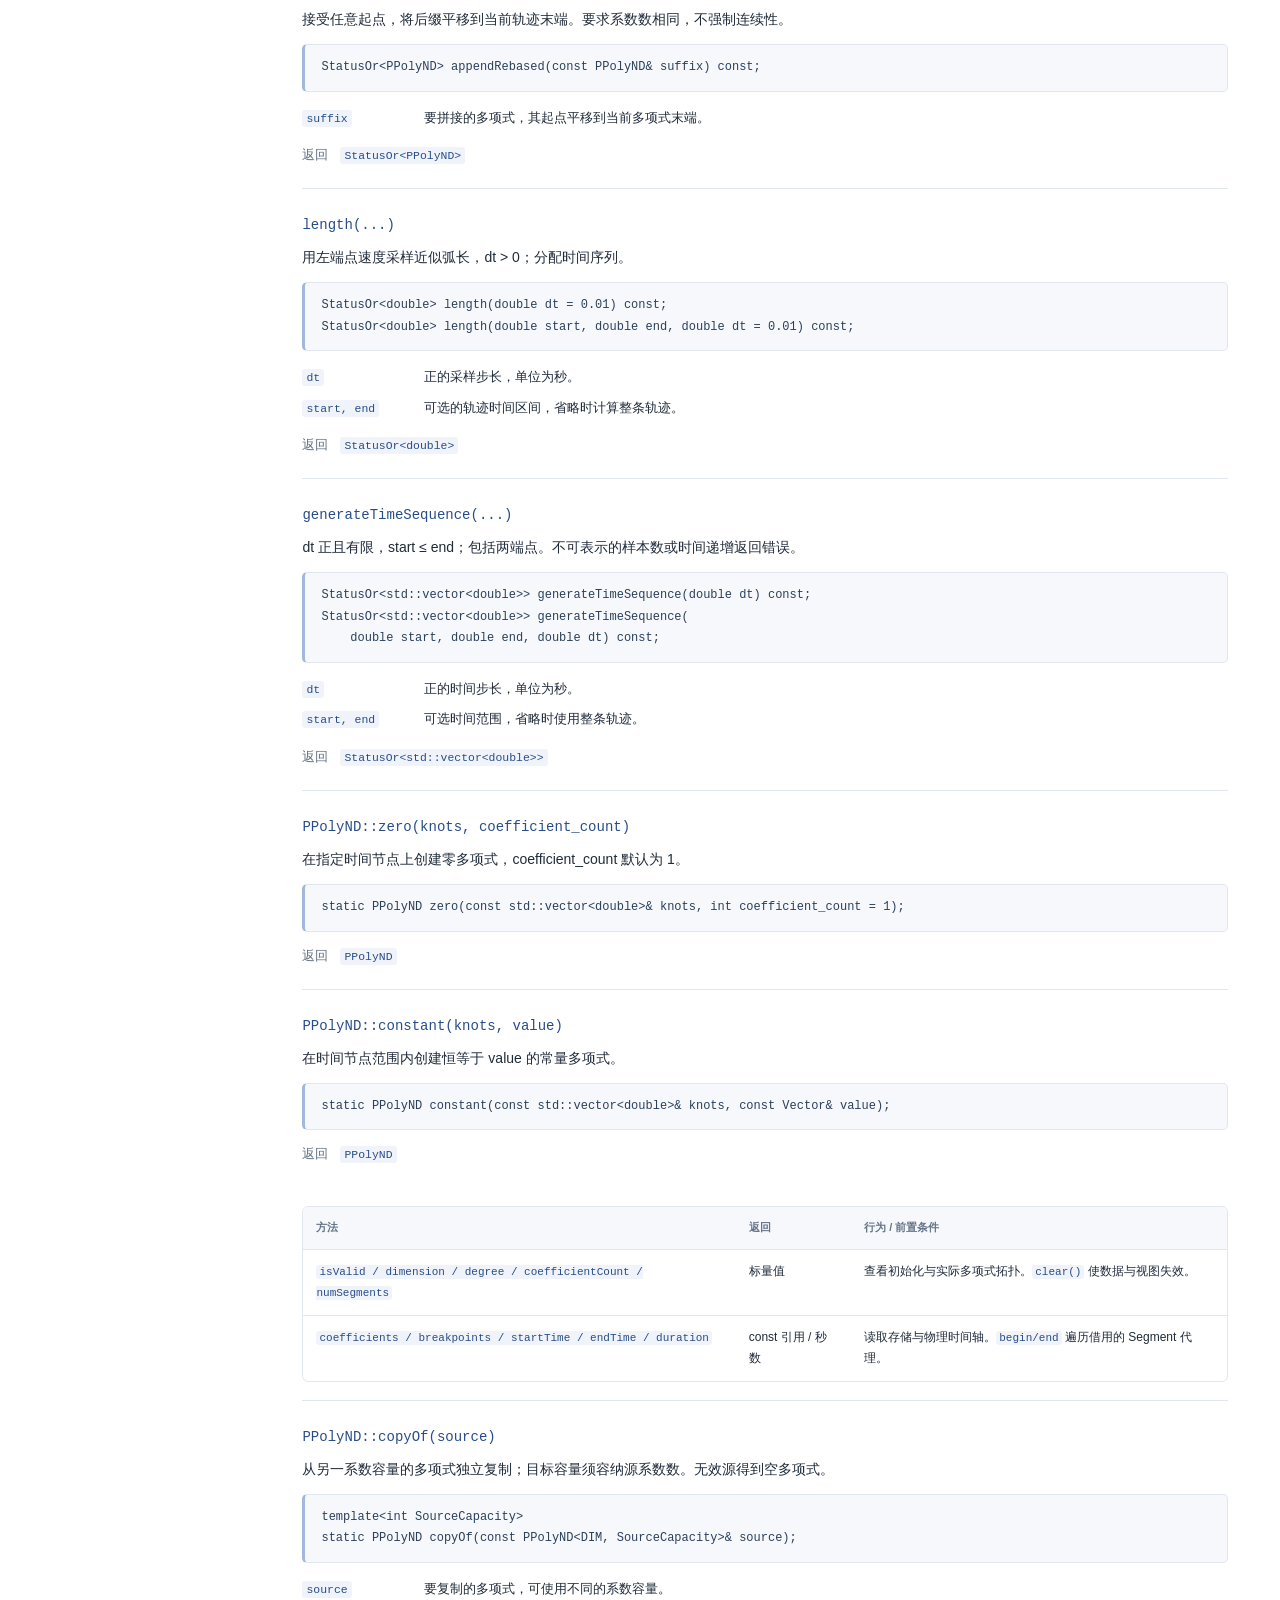
<file: docs/api/index.html>
<!doctype html>
<html lang="zh-CN">
<head>
  <meta charset="utf-8">
  <meta name="viewport" content="width=device-width,initial-scale=1">
  <meta name="description" content="SplineTrajectory 中英双语 API 文档：样条构造、求值采样、解析梯度、优化器与凸包。Bilingual API reference with interactive plots.">
  <title>SplineTrajectory · API 文档</title>
  <link rel="stylesheet" href="style.css?v=2">
  <script defer src="app.js?v=2"></script>
</head>
<body>

<a class="skip-link" href="#main"><span data-lang="en" lang="en">Skip to content</span><span data-lang="zh" lang="zh-CN">跳转到正文</span></a>
<header class="topbar"><button id="menu-toggle" type="button" aria-controls="doc-nav" aria-expanded="false" aria-label="目录 / Navigation">☰</button><a class="brand" href="#overview"><span class="brand-icon" aria-hidden="true">∿</span><strong>SplineTrajectory</strong><span class="brand-type">API</span></a>
<div class="search"><label class="sr-only" for="search-input"><span data-lang="en" lang="en">Search functions or concepts</span><span data-lang="zh" lang="zh-CN">搜索函数或概念</span></label><span class="search-icon" aria-hidden="true">⌕</span><input id="search-input" type="search" autocomplete="off" placeholder="搜索接口 / Search APIs" aria-controls="search-results" aria-expanded="false"><kbd aria-hidden="true">/</kbd><div id="search-panel" class="search-panel" hidden><p id="search-count" role="status"></p><ul id="search-results"></ul></div></div>
<div class="language" aria-label="Language / 语言"><button type="button" data-language="zh" aria-pressed="true">中文</button><button type="button" data-language="en" aria-pressed="false">EN</button></div></header>
<div class="layout"><aside class="sidebar" id="doc-nav"><nav aria-label="API navigation / API 目录">
<div class="nav-group"><a class="nav-module" href="#overview"><span class="nav-number">01</span><span data-lang="en" lang="en">Overview</span><span data-lang="zh" lang="zh-CN">概览</span></a>
<a class="nav-child" href="#quickstart"><span data-lang="en" lang="en">Quick start</span><span data-lang="zh" lang="zh-CN">快速开始</span></a>
<a class="nav-child" href="#selection"><span data-lang="en" lang="en">Spline selection</span><span data-lang="zh" lang="zh-CN">样条选型</span></a>
<a class="nav-child" href="#contracts"><span data-lang="en" lang="en">Types & contracts</span><span data-lang="zh" lang="zh-CN">类型与契约</span></a>
</div>
<div class="nav-group"><a class="nav-module" href="#splines"><span class="nav-number">02</span><span data-lang="en" lang="en">Spline solver</span><span data-lang="zh" lang="zh-CN">样条构造与梯度</span></a>
<a class="nav-child" href="#construction"><span data-lang="en" lang="en">Construction & update</span><span data-lang="zh" lang="zh-CN">构造与更新</span></a>
<a class="nav-child" href="#spline-access"><span data-lang="en" lang="en">Data access</span><span data-lang="zh" lang="zh-CN">拓扑与数据</span></a>
<a class="nav-child" href="#energy"><span data-lang="en" lang="en">Energy gradients</span><span data-lang="zh" lang="zh-CN">能量与解析梯度</span></a>
<a class="nav-child" href="#adjoint"><span data-lang="en" lang="en">Custom-cost adjoint</span><span data-lang="zh" lang="zh-CN">自定义代价伴随</span></a>
</div>
<div class="nav-group"><a class="nav-module" href="#polynomial"><span class="nav-number">03</span><span data-lang="en" lang="en">Evaluation & transforms</span><span data-lang="zh" lang="zh-CN">求值与变换</span></a>
<a class="nav-child" href="#sampling"><span data-lang="en" lang="en">Scalar & batch queries</span><span data-lang="zh" lang="zh-CN">单点与批量求值</span></a>
<a class="nav-child" href="#sampler"><span data-lang="en" lang="en">Sampler & local time</span><span data-lang="zh" lang="zh-CN">Sampler 与局部时间</span></a>
<a class="nav-child" href="#transforms"><span data-lang="en" lang="en">Polynomial transforms</span><span data-lang="zh" lang="zh-CN">多项式变换</span></a>
<a class="nav-child" href="#curve-demo"><span data-lang="en" lang="en">Curve explorer</span><span data-lang="zh" lang="zh-CN">曲线对照</span></a>
</div>
<div class="nav-group"><a class="nav-module" href="#optimizer"><span class="nav-number">04</span><span data-lang="en" lang="en">Optimizer</span><span data-lang="zh" lang="zh-CN">轨迹优化器</span></a>
<a class="nav-child" href="#optimizer-workflow"><span data-lang="en" lang="en">Solve workflow</span><span data-lang="zh" lang="zh-CN">求解流程</span></a>
<a class="nav-child" href="#problem"><span data-lang="en" lang="en">Problem & masks</span><span data-lang="zh" lang="zh-CN">问题与掩码</span></a>
<a class="nav-child" href="#objectives"><span data-lang="en" lang="en">Objective stages</span><span data-lang="zh" lang="zh-CN">代价阶段</span></a>
<a class="nav-child" href="#callback-data"><span data-lang="en" lang="en">Callback data & gradients</span><span data-lang="zh" lang="zh-CN">回调数据与梯度</span></a>
<a class="nav-child" href="#maps"><span data-lang="en" lang="en">Parameterization</span><span data-lang="zh" lang="zh-CN">参数映射</span></a>
<a class="nav-child" href="#diagnostics"><span data-lang="en" lang="en">Parallelism & checks</span><span data-lang="zh" lang="zh-CN">并行与校验</span></a>
</div>
<div class="nav-group"><a class="nav-module" href="#hulls"><span class="nav-number">05</span><span data-lang="en" lang="en">Convex hulls</span><span data-lang="zh" lang="zh-CN">凸包转换</span></a>
<a class="nav-child" href="#hull-build"><span data-lang="en" lang="en">Factories & reuse</span><span data-lang="zh" lang="zh-CN">生成与复用</span></a>
<a class="nav-child" href="#hull-access"><span data-lang="en" lang="en">Controls & pieces</span><span data-lang="zh" lang="zh-CN">控制点与子段</span></a>
<a class="nav-child" href="#hull-adjoint"><span data-lang="en" lang="en">Hull gradients</span><span data-lang="zh" lang="zh-CN">凸包梯度</span></a>
<a class="nav-child" href="#hull-demo"><span data-lang="en" lang="en">Subdivision explorer</span><span data-lang="zh" lang="zh-CN">细分示意</span></a>
</div>
</nav><div class="sidebar-footer">C++17 · Eigen<br><span data-lang="en" lang="en">Online &amp; offline reference</span><span data-lang="zh" lang="zh-CN">在线与离线 API 参考</span></div></aside><main id="main">
<!-- Static SVG formulas are rendered with LaTeX and dvisvgm; data-tex retains their source. -->
<section id="overview" class="module intro"><div class="page-heading"><h1><span data-lang="en" lang="en">API reference</span><span data-lang="zh" lang="zh-CN">API 文档</span></h1><span class="version-tag">3 headers</span></div>
<p><span data-lang="en" lang="en">Construction, evaluation and differentiation for minimum-control-effort trajectories. Interfaces are grouped by task; the three independent spline solvers share one reference below.</span><span data-lang="zh" lang="zh-CN">最小控制量轨迹的构造、求值与梯度计算。按使用任务组织接口，三套独立样条实现的公共接口统一说明。</span></p>
<div class="data-flow" aria-label="Data flow / 数据流"><div><span data-lang="en" lang="en">Durations · waypoints · boundaries</span><span data-lang="zh" lang="zh-CN">时长 · 插值点 · 边界</span><small><code>T, P, bc</code></small></div><b>→</b><a href="#construction">Spline<small><span data-lang="en" lang="en">Build / update</span><span data-lang="zh" lang="zh-CN">构造 / 更新</span></small></a><b>→</b><a href="#sampling">PPolyND<small><span data-lang="en" lang="en">Evaluate / sample</span><span data-lang="zh" lang="zh-CN">求值 / 采样</span></small></a><b>↔</b><a href="#adjoint"><span data-lang="en" lang="en">Costs & gradients</span><span data-lang="zh" lang="zh-CN">代价与梯度</span><small>Optimizer · Hull</small></a></div>
<article class="subsection">
<h3 id="quickstart"><span data-lang="en" lang="en">Quick start</span><span data-lang="zh" lang="zh-CN">快速开始</span><a class="anchor" href="#quickstart" aria-label="Permalink / 固定链接">#</a></h3>
<p><span data-lang="en" lang="en">Requires C++17 and Eigen ≥ 3.3. Build the repository examples with CMake ≥ 3.12:</span><span data-lang="zh" lang="zh-CN">需要 C++17、Eigen ≥ 3.3。使用 CMake ≥ 3.12 构建仓库示例：</span></p>
<pre class="signature"><code>git clone https://github.com/Bziyue/SplineTrajectory.git
cd SplineTrajectory
cmake -S . -B build -DCMAKE_BUILD_TYPE=Release -DBUILD_TESTING=OFF
cmake --build build --parallel
./build/examples/trajectory_sampling
./build/examples/basic_optimizer</code></pre>
<p><span data-lang="en" lang="en"><a href="https://github.com/Bziyue/SplineTrajectory">Repository / README</a> · <a href="https://github.com/Bziyue/SplineTrajectory/blob/main/docs/building.md">Build and CMake integration</a> · <a href="https://github.com/Bziyue/SplineTrajectory/tree/main/examples">Runnable examples</a></span><span data-lang="zh" lang="zh-CN"><a href="https://github.com/Bziyue/SplineTrajectory">代码仓库</a> · <a href="https://github.com/Bziyue/SplineTrajectory/blob/main/README_zh.md">中文 README</a> · <a href="https://github.com/Bziyue/SplineTrajectory/blob/main/docs/building.md">构建与 CMake 集成</a> · <a href="https://github.com/Bziyue/SplineTrajectory/tree/main/examples">完整示例</a></span></p>
<p><span data-lang="en" lang="en"><code>SplineInput</code> contains durations, waypoint rows and endpoint derivatives. <code>spline.update(input)</code> interpolates every waypoint. In optimization, the same values initialize the selected variables: the default mask allows durations and inner waypoints to change, while endpoints and boundary derivatives stay fixed.</span><span data-lang="zh" lang="zh-CN"><code>SplineInput</code> 保存时长、途经点行和端点导数。<code>spline.update(input)</code> 插值所有途经点；用于优化时，同样的数据作为选中变量的初值。默认允许时长和内部途经点改变，端点位置与边界导数固定。</span></p>
<details class="example" open><summary><span data-lang="en" lang="en">Build a trajectory and sample position, velocity and acceleration</span><span data-lang="zh" lang="zh-CN">构造轨迹并采样位置、速度、加速度</span><span class="example-tag">C++17</span></summary><pre class="example-code" data-example="quickstart"><code>#include &quot;SplineTrajectory.hpp&quot;
#include &lt;iostream&gt;

int main() {
    using Spline = SplineTrajectory::QuinticSplineND&lt;3&gt;;
    SplineTrajectory::SplineInput&lt;3&gt; input;
    input.durations = {1.2, 1.5};
    input.waypoints.resize(3, 3);
    input.waypoints &lt;&lt; 0, 0, 0,
                      1, 0.5, 0,
                      2, 0, 0;
    input.start_time = 2.0;
    // Endpoint velocity and acceleration default to zero.
    Spline spline;
    if (const auto status = spline.update(input); !status) {
        std::cerr &lt;&lt; status.message &lt;&lt; &#x27;\n&#x27;;
        return 1;
    }

    auto trajectory = spline.copyPolynomial();
    auto sampler = trajectory.makeSampler&lt;2&gt;();
    for (int i = 0; i &lt;= 10; ++i) {
        const double t = trajectory.startTime() + trajectory.duration() * i / 10.0;
        const auto pva = sampler.evaluateDerivatives(t);
        std::cout &lt;&lt; t &lt;&lt; &quot; p: &quot; &lt;&lt; pva[0].transpose()
                  &lt;&lt; &quot; v: &quot; &lt;&lt; pva[1].transpose()
                  &lt;&lt; &quot; a: &quot; &lt;&lt; pva[2].transpose() &lt;&lt; &#x27;\n&#x27;;
    }
}
</code></pre></details>
<p><span data-lang="en" lang="en">Times use the trajectory’s own axis: this example starts at 2 seconds. The copied polynomial owns its data; keep it alive while using its sampler. Next: <a href="#optimizer-workflow">optimize with L-BFGS and save the final trajectory</a>, or <a href="#selection">choose a spline order</a>.</span><span data-lang="zh" lang="zh-CN">查询时间沿用轨迹时间轴：此例从第 2 秒开始。拷贝得到的多项式独立持有数据，使用 sampler 时保持它存活。下一步：<a href="#optimizer-workflow">接入 L-BFGS 并保存最终轨迹</a>，或<a href="#selection">选择样条阶数</a>。</span></p>
</article>
<article class="subsection">
<h3 id="selection"><span data-lang="en" lang="en">Spline selection</span><span data-lang="zh" lang="zh-CN">样条选型</span><a class="anchor" href="#selection" aria-label="Permalink / 固定链接">#</a></h3>
<div class="table-scroll"><table><thead><tr><th><span data-lang="en" lang="en">Type</span><span data-lang="zh" lang="zh-CN">类型</span></th><th><span data-lang="en" lang="en">Degree / K</span><span data-lang="zh" lang="zh-CN">次数 / K</span></th><th><span data-lang="en" lang="en">Objective</span><span data-lang="zh" lang="zh-CN">最小化目标</span></th><th><span data-lang="en" lang="en">Clamped endpoints</span><span data-lang="zh" lang="zh-CN">夹持端点导数</span></th></tr></thead><tbody>
<tr id="cubic" data-search-entry>
<td><code>CubicSplineND&lt;DIM&gt;</code></td>
<td>3 / 4</td>
<td><span class="math" data-tex="\int \left\lVert p^{(2)}(t)\right\rVert^2\,\mathrm{d}t"><span class="sr-only">∫ ‖p″(t)‖² dt</span><svg xmlns="http://www.w3.org/2000/svg" xmlns:xlink="http://www.w3.org/1999/xlink" width="6.7053em" height="2.3288em" viewBox="-65.300346 -72.564434 66.802308 23.201416" style="vertical-align: -0.9113em" aria-hidden="true" focusable="false" fill="currentColor">
<defs>
<path id="math-1-g0-112" d="M.448319 1.215442C.368618 1.554172 .348692 1.62391-.089664 1.62391C-.209215 1.62391-.318804 1.62391-.318804 1.8132C-.318804 1.892902-.268991 1.932752-.18929 1.932752C.079701 1.932752 .368618 1.902864 .647572 1.902864C.976339 1.902864 1.315068 1.932752 1.633873 1.932752C1.683686 1.932752 1.8132 1.932752 1.8132 1.733499C1.8132 1.62391 1.713574 1.62391 1.574097 1.62391C1.075965 1.62391 1.075965 1.554172 1.075965 1.464508C1.075965 1.344956 1.494396-.278954 1.564134-.52802C1.693649-.239103 1.972603 .109589 2.480697 .109589C3.636364 .109589 4.881694-1.344956 4.881694-2.809465C4.881694-3.745953 4.313823-4.403487 3.556663-4.403487C3.058531-4.403487 2.580324-4.044832 2.251557-3.656289C2.15193-4.194271 1.723537-4.403487 1.354919-4.403487C.896638-4.403487 .707347-4.014944 .617684-3.835616C.438356-3.496887 .308842-2.899128 .308842-2.86924C.308842-2.769614 .408468-2.769614 .428394-2.769614C.52802-2.769614 .537983-2.779577 .597758-2.998755C.767123-3.706102 .966376-4.184309 1.325031-4.184309C1.494396-4.184309 1.633873-4.104608 1.633873-3.726027C1.633873-3.496887 1.603985-3.387298 1.564134-3.217933L.448319 1.215442ZM2.201743-3.108344C2.271482-3.377335 2.540473-3.656289 2.719801-3.805729C3.068493-4.11457 3.35741-4.184309 3.526775-4.184309C3.92528-4.184309 4.164384-3.835616 4.164384-3.247821S3.835616-1.514321 3.656289-1.135741C3.317559-.438356 2.839352-.109589 2.470735-.109589C1.8132-.109589 1.683686-.936488 1.683686-.996264C1.683686-1.016189 1.683686-1.036115 1.713574-1.155666L2.201743-3.108344Z" />
<path id="math-1-g0-116" d="M2.052304-3.985056H2.988792C3.188045-3.985056 3.287671-3.985056 3.287671-4.184309C3.287671-4.293898 3.188045-4.293898 3.008717-4.293898H2.132005C2.49066-5.708593 2.540473-5.907846 2.540473-5.967621C2.540473-6.136986 2.420922-6.236613 2.251557-6.236613C2.221669-6.236613 1.942715-6.22665 1.853051-5.877958L1.464508-4.293898H.52802C.328767-4.293898 .229141-4.293898 .229141-4.104608C.229141-3.985056 .308842-3.985056 .508095-3.985056H1.384807C.667497-1.155666 .627646-.986301 .627646-.806974C.627646-.268991 1.006227 .109589 1.544209 .109589C2.560399 .109589 3.128269-1.344956 3.128269-1.424658C3.128269-1.524284 3.048568-1.524284 3.008717-1.524284C2.919054-1.524284 2.909091-1.494396 2.859278-1.384807C2.430884-.348692 1.902864-.109589 1.564134-.109589C1.354919-.109589 1.255293-.239103 1.255293-.56787C1.255293-.806974 1.275218-.876712 1.315068-1.046077L2.052304-3.985056Z" />
<path id="math-1-g1-40" d="M3.297634 2.391034C3.297634 2.361146 3.297634 2.34122 3.128269 2.171856C1.882939 .916563 1.564134-.966376 1.564134-2.49066C1.564134-4.224159 1.942715-5.957659 3.16812-7.202989C3.297634-7.32254 3.297634-7.342466 3.297634-7.372354C3.297634-7.442092 3.257783-7.47198 3.198007-7.47198C3.098381-7.47198 2.201743-6.794521 1.613948-5.529265C1.105853-4.433375 .986301-3.327522 .986301-2.49066C.986301-1.713574 1.09589-.508095 1.643836 .617684C2.241594 1.843088 3.098381 2.49066 3.198007 2.49066C3.257783 2.49066 3.297634 2.460772 3.297634 2.391034Z" />
<path id="math-1-g1-41" d="M2.879203-2.49066C2.879203-3.267746 2.769614-4.473225 2.221669-5.599004C1.62391-6.824408 .767123-7.47198 .667497-7.47198C.607721-7.47198 .56787-7.43213 .56787-7.372354C.56787-7.342466 .56787-7.32254 .757161-7.143213C1.733499-6.156912 2.30137-4.572852 2.30137-2.49066C2.30137-.787049 1.932752 .966376 .697385 2.221669C.56787 2.34122 .56787 2.361146 .56787 2.391034C.56787 2.450809 .607721 2.49066 .667497 2.49066C.767123 2.49066 1.663761 1.8132 2.251557 .547945C2.759651-.547945 2.879203-1.653798 2.879203-2.49066Z" />
<path id="math-1-g1-100" d="M3.785803-.547945V.109589L5.250311 0V-.308842C4.552927-.308842 4.473225-.37858 4.473225-.86675V-6.914072L3.038605-6.804483V-6.495641C3.73599-6.495641 3.815691-6.425903 3.815691-5.937733V-3.785803C3.526775-4.144458 3.098381-4.403487 2.560399-4.403487C1.384807-4.403487 .33873-3.427148 .33873-2.141968C.33873-.876712 1.315068 .109589 2.450809 .109589C3.088418 .109589 3.536737-.229141 3.785803-.547945ZM3.785803-3.217933V-1.175592C3.785803-.996264 3.785803-.976339 3.676214-.806974C3.377335-.328767 2.929016-.109589 2.500623-.109589C2.052304-.109589 1.693649-.368618 1.454545-.747198C1.195517-1.155666 1.165629-1.723537 1.165629-2.132005C1.165629-2.500623 1.185554-3.098381 1.474471-3.5467C1.683686-3.855542 2.062267-4.184309 2.600249-4.184309C2.948941-4.184309 3.367372-4.034869 3.676214-3.58655C3.785803-3.417186 3.785803-3.39726 3.785803-3.217933Z" />
<path id="math-1-g2-40" d="M2.475716-5.230386C1.150685-4.29589 .801993-2.817435 .801993-1.750436C.801993-.767123 1.094894 .760149 2.475716 1.736488C2.531507 1.736488 2.615193 1.736488 2.615193 1.652802C2.615193 1.610959 2.594271 1.597011 2.545455 1.548194C1.617933 .711333 1.276214-.474222 1.276214-1.743462C1.276214-3.626401 1.994521-4.546949 2.566376-5.063014C2.594271-5.090909 2.615193-5.111831 2.615193-5.1467C2.615193-5.230386 2.531507-5.230386 2.475716-5.230386Z" />
<path id="math-1-g2-41" d="M.627646-5.230386C.578829-5.230386 .495143-5.230386 .495143-5.1467C.495143-5.111831 .516065-5.090909 .557908-5.042092C1.157659-4.491158 1.827148-3.549689 1.827148-1.750436C1.827148-.292902 1.373848 .808966 .620672 1.492403C.502117 1.610959 .495143 1.617933 .495143 1.652802S.516065 1.736488 .585803 1.736488C.669489 1.736488 1.332005 1.276214 1.792279 .404483C2.099128-.174346 2.30137-.927522 2.30137-1.743462C2.30137-2.726775 2.008468-4.254047 .627646-5.230386Z" />
<path id="math-1-g2-50" d="M3.521793-1.26924H3.284682C3.263761-1.115816 3.194022-.704359 3.103362-.63462C3.047572-.592777 2.510585-.592777 2.412951-.592777H1.129763C1.862017-1.241345 2.106102-1.436613 2.524533-1.764384C3.040598-2.175841 3.521793-2.608219 3.521793-3.270735C3.521793-4.11457 2.782565-4.630635 1.889913-4.630635C1.025156-4.630635 .439352-4.02391 .439352-3.382316C.439352-3.02665 .739228-2.991781 .808966-2.991781C.976339-2.991781 1.17858-3.110336 1.17858-3.361395C1.17858-3.486924 1.129763-3.731009 .767123-3.731009C.983313-4.226152 1.457534-4.379577 1.785305-4.379577C2.48269-4.379577 2.84533-3.835616 2.84533-3.270735C2.84533-2.66401 2.412951-2.182814 2.189788-1.931756L.509091-.27198C.439352-.209215 .439352-.195268 .439352 0H3.312578L3.521793-1.26924Z" />
<path id="math-1-g3-13" d="M1.444583 5.818182C1.444583 5.977584 1.444583 6.1868 1.653798 6.1868C1.872976 6.1868 1.872976 5.987547 1.872976 5.818182V.159402C1.872976 0 1.872976-.209215 1.663761-.209215C1.444583-.209215 1.444583-.009963 1.444583 .159402V5.818182ZM3.656289 5.818182C3.656289 5.977584 3.656289 6.1868 3.865504 6.1868C4.084682 6.1868 4.084682 5.987547 4.084682 5.818182V.159402C4.084682 0 4.084682-.209215 3.875467-.209215C3.656289-.209215 3.656289-.009963 3.656289 .159402V5.818182Z" />
<path id="math-1-g3-90" d="M1.036115 21.688667C1.354919 21.668742 1.524284 21.449564 1.524284 21.200498C1.524284 20.871731 1.275218 20.712329 1.046077 20.712329C.806974 20.712329 .557908 20.861768 .557908 21.210461C.557908 21.718555 1.05604 22.136986 1.663761 22.136986C3.178082 22.136986 3.745953 19.805729 4.4533 16.916563C5.220423 13.768369 5.867995 10.590286 6.405978 7.392279C6.774595 5.270237 7.143213 3.277709 7.481943 1.992528C7.601494 1.504359 7.940224 .219178 8.328767 .219178C8.637609 .219178 8.886675 .408468 8.926526 .448319C8.597758 .468244 8.428394 .687422 8.428394 .936488C8.428394 1.265255 8.67746 1.424658 8.9066 1.424658C9.145704 1.424658 9.39477 1.275218 9.39477 .926526C9.39477 .388543 8.856787 0 8.308842 0C7.551681 0 6.993773 1.085928 6.445828 3.118306C6.41594 3.227895 5.061021 8.229141 3.965131 14.744707C3.706102 16.268991 3.417186 17.932752 3.088418 19.317559C2.909091 20.044832 2.450809 21.917808 1.643836 21.917808C1.285181 21.917808 1.046077 21.688667 1.036115 21.688667Z" />
</defs>
<g id="math-1-page1">
<g fill="currentColor">
<use x="-65.358254" y="-72.000004" xlink:href="#math-1-g3-90" />
<use x="-53.7352" y="-69.896762" xlink:href="#math-1-g3-13" />
<use x="-53.7352" y="-63.919117" xlink:href="#math-1-g3-13" />
<use x="-53.7352" y="-57.941472" xlink:href="#math-1-g3-13" />
<use x="-48.200383" y="-58.439634" xlink:href="#math-1-g0-112" />
<use x="-43.187918" y="-62.55313" xlink:href="#math-1-g2-40" />
<use x="-40.074575" y="-62.55313" xlink:href="#math-1-g2-50" />
<use x="-36.103334" y="-62.55313" xlink:href="#math-1-g2-41" />
<use x="-32.491868" y="-58.439634" xlink:href="#math-1-g1-40" />
<use x="-28.617494" y="-58.439634" xlink:href="#math-1-g0-116" />
<use x="-25.019859" y="-58.439634" xlink:href="#math-1-g1-41" />
<use x="-21.145485" y="-69.896762" xlink:href="#math-1-g3-13" />
<use x="-21.145485" y="-63.919117" xlink:href="#math-1-g3-13" />
<use x="-21.145485" y="-57.941472" xlink:href="#math-1-g3-13" />
<use x="-15.610695" y="-67.433799" xlink:href="#math-1-g2-50" />
<use x="-7.820527" y="-58.439634" xlink:href="#math-1-g1-100" />
<use x="-2.28571" y="-58.439634" xlink:href="#math-1-g0-116" />
</g>
</g>
</svg></span></td>
<td><span data-lang="en" lang="en">Velocity <code>v</code></span><span data-lang="zh" lang="zh-CN">速度 <code>v</code></span></td>
</tr>
<tr id="quintic" data-search-entry>
<td><code>QuinticSplineND&lt;DIM&gt;</code></td>
<td>5 / 6</td>
<td><span class="math" data-tex="\int \left\lVert p^{(3)}(t)\right\rVert^2\,\mathrm{d}t"><span class="sr-only">∫ ‖p‴(t)‖² dt</span><svg xmlns="http://www.w3.org/2000/svg" xmlns:xlink="http://www.w3.org/1999/xlink" width="6.7053em" height="2.3288em" viewBox="-65.300346 -72.564434 66.802308 23.201416" style="vertical-align: -0.9113em" aria-hidden="true" focusable="false" fill="currentColor">
<defs>
<path id="math-2-g0-112" d="M.448319 1.215442C.368618 1.554172 .348692 1.62391-.089664 1.62391C-.209215 1.62391-.318804 1.62391-.318804 1.8132C-.318804 1.892902-.268991 1.932752-.18929 1.932752C.079701 1.932752 .368618 1.902864 .647572 1.902864C.976339 1.902864 1.315068 1.932752 1.633873 1.932752C1.683686 1.932752 1.8132 1.932752 1.8132 1.733499C1.8132 1.62391 1.713574 1.62391 1.574097 1.62391C1.075965 1.62391 1.075965 1.554172 1.075965 1.464508C1.075965 1.344956 1.494396-.278954 1.564134-.52802C1.693649-.239103 1.972603 .109589 2.480697 .109589C3.636364 .109589 4.881694-1.344956 4.881694-2.809465C4.881694-3.745953 4.313823-4.403487 3.556663-4.403487C3.058531-4.403487 2.580324-4.044832 2.251557-3.656289C2.15193-4.194271 1.723537-4.403487 1.354919-4.403487C.896638-4.403487 .707347-4.014944 .617684-3.835616C.438356-3.496887 .308842-2.899128 .308842-2.86924C.308842-2.769614 .408468-2.769614 .428394-2.769614C.52802-2.769614 .537983-2.779577 .597758-2.998755C.767123-3.706102 .966376-4.184309 1.325031-4.184309C1.494396-4.184309 1.633873-4.104608 1.633873-3.726027C1.633873-3.496887 1.603985-3.387298 1.564134-3.217933L.448319 1.215442ZM2.201743-3.108344C2.271482-3.377335 2.540473-3.656289 2.719801-3.805729C3.068493-4.11457 3.35741-4.184309 3.526775-4.184309C3.92528-4.184309 4.164384-3.835616 4.164384-3.247821S3.835616-1.514321 3.656289-1.135741C3.317559-.438356 2.839352-.109589 2.470735-.109589C1.8132-.109589 1.683686-.936488 1.683686-.996264C1.683686-1.016189 1.683686-1.036115 1.713574-1.155666L2.201743-3.108344Z" />
<path id="math-2-g0-116" d="M2.052304-3.985056H2.988792C3.188045-3.985056 3.287671-3.985056 3.287671-4.184309C3.287671-4.293898 3.188045-4.293898 3.008717-4.293898H2.132005C2.49066-5.708593 2.540473-5.907846 2.540473-5.967621C2.540473-6.136986 2.420922-6.236613 2.251557-6.236613C2.221669-6.236613 1.942715-6.22665 1.853051-5.877958L1.464508-4.293898H.52802C.328767-4.293898 .229141-4.293898 .229141-4.104608C.229141-3.985056 .308842-3.985056 .508095-3.985056H1.384807C.667497-1.155666 .627646-.986301 .627646-.806974C.627646-.268991 1.006227 .109589 1.544209 .109589C2.560399 .109589 3.128269-1.344956 3.128269-1.424658C3.128269-1.524284 3.048568-1.524284 3.008717-1.524284C2.919054-1.524284 2.909091-1.494396 2.859278-1.384807C2.430884-.348692 1.902864-.109589 1.564134-.109589C1.354919-.109589 1.255293-.239103 1.255293-.56787C1.255293-.806974 1.275218-.876712 1.315068-1.046077L2.052304-3.985056Z" />
<path id="math-2-g1-40" d="M3.297634 2.391034C3.297634 2.361146 3.297634 2.34122 3.128269 2.171856C1.882939 .916563 1.564134-.966376 1.564134-2.49066C1.564134-4.224159 1.942715-5.957659 3.16812-7.202989C3.297634-7.32254 3.297634-7.342466 3.297634-7.372354C3.297634-7.442092 3.257783-7.47198 3.198007-7.47198C3.098381-7.47198 2.201743-6.794521 1.613948-5.529265C1.105853-4.433375 .986301-3.327522 .986301-2.49066C.986301-1.713574 1.09589-.508095 1.643836 .617684C2.241594 1.843088 3.098381 2.49066 3.198007 2.49066C3.257783 2.49066 3.297634 2.460772 3.297634 2.391034Z" />
<path id="math-2-g1-41" d="M2.879203-2.49066C2.879203-3.267746 2.769614-4.473225 2.221669-5.599004C1.62391-6.824408 .767123-7.47198 .667497-7.47198C.607721-7.47198 .56787-7.43213 .56787-7.372354C.56787-7.342466 .56787-7.32254 .757161-7.143213C1.733499-6.156912 2.30137-4.572852 2.30137-2.49066C2.30137-.787049 1.932752 .966376 .697385 2.221669C.56787 2.34122 .56787 2.361146 .56787 2.391034C.56787 2.450809 .607721 2.49066 .667497 2.49066C.767123 2.49066 1.663761 1.8132 2.251557 .547945C2.759651-.547945 2.879203-1.653798 2.879203-2.49066Z" />
<path id="math-2-g1-100" d="M3.785803-.547945V.109589L5.250311 0V-.308842C4.552927-.308842 4.473225-.37858 4.473225-.86675V-6.914072L3.038605-6.804483V-6.495641C3.73599-6.495641 3.815691-6.425903 3.815691-5.937733V-3.785803C3.526775-4.144458 3.098381-4.403487 2.560399-4.403487C1.384807-4.403487 .33873-3.427148 .33873-2.141968C.33873-.876712 1.315068 .109589 2.450809 .109589C3.088418 .109589 3.536737-.229141 3.785803-.547945ZM3.785803-3.217933V-1.175592C3.785803-.996264 3.785803-.976339 3.676214-.806974C3.377335-.328767 2.929016-.109589 2.500623-.109589C2.052304-.109589 1.693649-.368618 1.454545-.747198C1.195517-1.155666 1.165629-1.723537 1.165629-2.132005C1.165629-2.500623 1.185554-3.098381 1.474471-3.5467C1.683686-3.855542 2.062267-4.184309 2.600249-4.184309C2.948941-4.184309 3.367372-4.034869 3.676214-3.58655C3.785803-3.417186 3.785803-3.39726 3.785803-3.217933Z" />
<path id="math-2-g2-40" d="M2.475716-5.230386C1.150685-4.29589 .801993-2.817435 .801993-1.750436C.801993-.767123 1.094894 .760149 2.475716 1.736488C2.531507 1.736488 2.615193 1.736488 2.615193 1.652802C2.615193 1.610959 2.594271 1.597011 2.545455 1.548194C1.617933 .711333 1.276214-.474222 1.276214-1.743462C1.276214-3.626401 1.994521-4.546949 2.566376-5.063014C2.594271-5.090909 2.615193-5.111831 2.615193-5.1467C2.615193-5.230386 2.531507-5.230386 2.475716-5.230386Z" />
<path id="math-2-g2-41" d="M.627646-5.230386C.578829-5.230386 .495143-5.230386 .495143-5.1467C.495143-5.111831 .516065-5.090909 .557908-5.042092C1.157659-4.491158 1.827148-3.549689 1.827148-1.750436C1.827148-.292902 1.373848 .808966 .620672 1.492403C.502117 1.610959 .495143 1.617933 .495143 1.652802S.516065 1.736488 .585803 1.736488C.669489 1.736488 1.332005 1.276214 1.792279 .404483C2.099128-.174346 2.30137-.927522 2.30137-1.743462C2.30137-2.726775 2.008468-4.254047 .627646-5.230386Z" />
<path id="math-2-g2-50" d="M3.521793-1.26924H3.284682C3.263761-1.115816 3.194022-.704359 3.103362-.63462C3.047572-.592777 2.510585-.592777 2.412951-.592777H1.129763C1.862017-1.241345 2.106102-1.436613 2.524533-1.764384C3.040598-2.175841 3.521793-2.608219 3.521793-3.270735C3.521793-4.11457 2.782565-4.630635 1.889913-4.630635C1.025156-4.630635 .439352-4.02391 .439352-3.382316C.439352-3.02665 .739228-2.991781 .808966-2.991781C.976339-2.991781 1.17858-3.110336 1.17858-3.361395C1.17858-3.486924 1.129763-3.731009 .767123-3.731009C.983313-4.226152 1.457534-4.379577 1.785305-4.379577C2.48269-4.379577 2.84533-3.835616 2.84533-3.270735C2.84533-2.66401 2.412951-2.182814 2.189788-1.931756L.509091-.27198C.439352-.209215 .439352-.195268 .439352 0H3.312578L3.521793-1.26924Z" />
<path id="math-2-g2-51" d="M1.903861-2.329265C2.447821-2.329265 2.838356-1.952677 2.838356-1.206476C2.838356-.341719 2.336239-.083686 1.931756-.083686C1.652802-.083686 1.039103-.160399 .746202-.571856C1.073973-.585803 1.150685-.81594 1.150685-.962391C1.150685-1.185554 .983313-1.345953 .767123-1.345953C.571856-1.345953 .376588-1.227397 .376588-.941469C.376588-.285928 1.101868 .139477 1.945704 .139477C2.915068 .139477 3.584558-.509091 3.584558-1.206476C3.584558-1.750436 3.138232-2.294396 2.371108-2.454795C3.103362-2.719801 3.368369-3.242839 3.368369-3.668244C3.368369-4.219178 2.733748-4.630635 1.959651-4.630635S.592777-4.254047 .592777-3.696139C.592777-3.459029 .746202-3.326526 .955417-3.326526C1.171606-3.326526 1.311083-3.486924 1.311083-3.682192C1.311083-3.884433 1.171606-4.030884 .955417-4.044832C1.199502-4.351681 1.680697-4.428394 1.93873-4.428394C2.252553-4.428394 2.691905-4.274969 2.691905-3.668244C2.691905-3.375342 2.594271-3.054545 2.412951-2.838356C2.182814-2.57335 1.987547-2.559402 1.638854-2.538481C1.464508-2.524533 1.45056-2.524533 1.415691-2.517559C1.401743-2.517559 1.345953-2.503611 1.345953-2.426899C1.345953-2.329265 1.408717-2.329265 1.527273-2.329265H1.903861Z" />
<path id="math-2-g3-13" d="M1.444583 5.818182C1.444583 5.977584 1.444583 6.1868 1.653798 6.1868C1.872976 6.1868 1.872976 5.987547 1.872976 5.818182V.159402C1.872976 0 1.872976-.209215 1.663761-.209215C1.444583-.209215 1.444583-.009963 1.444583 .159402V5.818182ZM3.656289 5.818182C3.656289 5.977584 3.656289 6.1868 3.865504 6.1868C4.084682 6.1868 4.084682 5.987547 4.084682 5.818182V.159402C4.084682 0 4.084682-.209215 3.875467-.209215C3.656289-.209215 3.656289-.009963 3.656289 .159402V5.818182Z" />
<path id="math-2-g3-90" d="M1.036115 21.688667C1.354919 21.668742 1.524284 21.449564 1.524284 21.200498C1.524284 20.871731 1.275218 20.712329 1.046077 20.712329C.806974 20.712329 .557908 20.861768 .557908 21.210461C.557908 21.718555 1.05604 22.136986 1.663761 22.136986C3.178082 22.136986 3.745953 19.805729 4.4533 16.916563C5.220423 13.768369 5.867995 10.590286 6.405978 7.392279C6.774595 5.270237 7.143213 3.277709 7.481943 1.992528C7.601494 1.504359 7.940224 .219178 8.328767 .219178C8.637609 .219178 8.886675 .408468 8.926526 .448319C8.597758 .468244 8.428394 .687422 8.428394 .936488C8.428394 1.265255 8.67746 1.424658 8.9066 1.424658C9.145704 1.424658 9.39477 1.275218 9.39477 .926526C9.39477 .388543 8.856787 0 8.308842 0C7.551681 0 6.993773 1.085928 6.445828 3.118306C6.41594 3.227895 5.061021 8.229141 3.965131 14.744707C3.706102 16.268991 3.417186 17.932752 3.088418 19.317559C2.909091 20.044832 2.450809 21.917808 1.643836 21.917808C1.285181 21.917808 1.046077 21.688667 1.036115 21.688667Z" />
</defs>
<g id="math-2-page1">
<g fill="currentColor">
<use x="-65.358254" y="-72.000004" xlink:href="#math-2-g3-90" />
<use x="-53.7352" y="-69.896762" xlink:href="#math-2-g3-13" />
<use x="-53.7352" y="-63.919117" xlink:href="#math-2-g3-13" />
<use x="-53.7352" y="-57.941472" xlink:href="#math-2-g3-13" />
<use x="-48.200383" y="-58.439634" xlink:href="#math-2-g0-112" />
<use x="-43.187918" y="-62.55313" xlink:href="#math-2-g2-40" />
<use x="-40.074575" y="-62.55313" xlink:href="#math-2-g2-51" />
<use x="-36.103334" y="-62.55313" xlink:href="#math-2-g2-41" />
<use x="-32.491868" y="-58.439634" xlink:href="#math-2-g1-40" />
<use x="-28.617494" y="-58.439634" xlink:href="#math-2-g0-116" />
<use x="-25.019859" y="-58.439634" xlink:href="#math-2-g1-41" />
<use x="-21.145485" y="-69.896762" xlink:href="#math-2-g3-13" />
<use x="-21.145485" y="-63.919117" xlink:href="#math-2-g3-13" />
<use x="-21.145485" y="-57.941472" xlink:href="#math-2-g3-13" />
<use x="-15.610695" y="-67.433799" xlink:href="#math-2-g2-50" />
<use x="-7.820527" y="-58.439634" xlink:href="#math-2-g1-100" />
<use x="-2.28571" y="-58.439634" xlink:href="#math-2-g0-116" />
</g>
</g>
</svg></span></td>
<td><span data-lang="en" lang="en"><code>v, a</code></span><span data-lang="zh" lang="zh-CN"><code>v, a</code></span></td>
</tr>
<tr id="septic" data-search-entry>
<td><code>SepticSplineND&lt;DIM&gt;</code></td>
<td>7 / 8</td>
<td><span class="math" data-tex="\int \left\lVert p^{(4)}(t)\right\rVert^2\,\mathrm{d}t"><span class="sr-only">∫ ‖p⁽⁴⁾(t)‖² dt</span><svg xmlns="http://www.w3.org/2000/svg" xmlns:xlink="http://www.w3.org/1999/xlink" width="6.7053em" height="2.3288em" viewBox="-65.300346 -72.564434 66.802308 23.201416" style="vertical-align: -0.9113em" aria-hidden="true" focusable="false" fill="currentColor">
<defs>
<path id="math-3-g0-112" d="M.448319 1.215442C.368618 1.554172 .348692 1.62391-.089664 1.62391C-.209215 1.62391-.318804 1.62391-.318804 1.8132C-.318804 1.892902-.268991 1.932752-.18929 1.932752C.079701 1.932752 .368618 1.902864 .647572 1.902864C.976339 1.902864 1.315068 1.932752 1.633873 1.932752C1.683686 1.932752 1.8132 1.932752 1.8132 1.733499C1.8132 1.62391 1.713574 1.62391 1.574097 1.62391C1.075965 1.62391 1.075965 1.554172 1.075965 1.464508C1.075965 1.344956 1.494396-.278954 1.564134-.52802C1.693649-.239103 1.972603 .109589 2.480697 .109589C3.636364 .109589 4.881694-1.344956 4.881694-2.809465C4.881694-3.745953 4.313823-4.403487 3.556663-4.403487C3.058531-4.403487 2.580324-4.044832 2.251557-3.656289C2.15193-4.194271 1.723537-4.403487 1.354919-4.403487C.896638-4.403487 .707347-4.014944 .617684-3.835616C.438356-3.496887 .308842-2.899128 .308842-2.86924C.308842-2.769614 .408468-2.769614 .428394-2.769614C.52802-2.769614 .537983-2.779577 .597758-2.998755C.767123-3.706102 .966376-4.184309 1.325031-4.184309C1.494396-4.184309 1.633873-4.104608 1.633873-3.726027C1.633873-3.496887 1.603985-3.387298 1.564134-3.217933L.448319 1.215442ZM2.201743-3.108344C2.271482-3.377335 2.540473-3.656289 2.719801-3.805729C3.068493-4.11457 3.35741-4.184309 3.526775-4.184309C3.92528-4.184309 4.164384-3.835616 4.164384-3.247821S3.835616-1.514321 3.656289-1.135741C3.317559-.438356 2.839352-.109589 2.470735-.109589C1.8132-.109589 1.683686-.936488 1.683686-.996264C1.683686-1.016189 1.683686-1.036115 1.713574-1.155666L2.201743-3.108344Z" />
<path id="math-3-g0-116" d="M2.052304-3.985056H2.988792C3.188045-3.985056 3.287671-3.985056 3.287671-4.184309C3.287671-4.293898 3.188045-4.293898 3.008717-4.293898H2.132005C2.49066-5.708593 2.540473-5.907846 2.540473-5.967621C2.540473-6.136986 2.420922-6.236613 2.251557-6.236613C2.221669-6.236613 1.942715-6.22665 1.853051-5.877958L1.464508-4.293898H.52802C.328767-4.293898 .229141-4.293898 .229141-4.104608C.229141-3.985056 .308842-3.985056 .508095-3.985056H1.384807C.667497-1.155666 .627646-.986301 .627646-.806974C.627646-.268991 1.006227 .109589 1.544209 .109589C2.560399 .109589 3.128269-1.344956 3.128269-1.424658C3.128269-1.524284 3.048568-1.524284 3.008717-1.524284C2.919054-1.524284 2.909091-1.494396 2.859278-1.384807C2.430884-.348692 1.902864-.109589 1.564134-.109589C1.354919-.109589 1.255293-.239103 1.255293-.56787C1.255293-.806974 1.275218-.876712 1.315068-1.046077L2.052304-3.985056Z" />
<path id="math-3-g1-40" d="M3.297634 2.391034C3.297634 2.361146 3.297634 2.34122 3.128269 2.171856C1.882939 .916563 1.564134-.966376 1.564134-2.49066C1.564134-4.224159 1.942715-5.957659 3.16812-7.202989C3.297634-7.32254 3.297634-7.342466 3.297634-7.372354C3.297634-7.442092 3.257783-7.47198 3.198007-7.47198C3.098381-7.47198 2.201743-6.794521 1.613948-5.529265C1.105853-4.433375 .986301-3.327522 .986301-2.49066C.986301-1.713574 1.09589-.508095 1.643836 .617684C2.241594 1.843088 3.098381 2.49066 3.198007 2.49066C3.257783 2.49066 3.297634 2.460772 3.297634 2.391034Z" />
<path id="math-3-g1-41" d="M2.879203-2.49066C2.879203-3.267746 2.769614-4.473225 2.221669-5.599004C1.62391-6.824408 .767123-7.47198 .667497-7.47198C.607721-7.47198 .56787-7.43213 .56787-7.372354C.56787-7.342466 .56787-7.32254 .757161-7.143213C1.733499-6.156912 2.30137-4.572852 2.30137-2.49066C2.30137-.787049 1.932752 .966376 .697385 2.221669C.56787 2.34122 .56787 2.361146 .56787 2.391034C.56787 2.450809 .607721 2.49066 .667497 2.49066C.767123 2.49066 1.663761 1.8132 2.251557 .547945C2.759651-.547945 2.879203-1.653798 2.879203-2.49066Z" />
<path id="math-3-g1-100" d="M3.785803-.547945V.109589L5.250311 0V-.308842C4.552927-.308842 4.473225-.37858 4.473225-.86675V-6.914072L3.038605-6.804483V-6.495641C3.73599-6.495641 3.815691-6.425903 3.815691-5.937733V-3.785803C3.526775-4.144458 3.098381-4.403487 2.560399-4.403487C1.384807-4.403487 .33873-3.427148 .33873-2.141968C.33873-.876712 1.315068 .109589 2.450809 .109589C3.088418 .109589 3.536737-.229141 3.785803-.547945ZM3.785803-3.217933V-1.175592C3.785803-.996264 3.785803-.976339 3.676214-.806974C3.377335-.328767 2.929016-.109589 2.500623-.109589C2.052304-.109589 1.693649-.368618 1.454545-.747198C1.195517-1.155666 1.165629-1.723537 1.165629-2.132005C1.165629-2.500623 1.185554-3.098381 1.474471-3.5467C1.683686-3.855542 2.062267-4.184309 2.600249-4.184309C2.948941-4.184309 3.367372-4.034869 3.676214-3.58655C3.785803-3.417186 3.785803-3.39726 3.785803-3.217933Z" />
<path id="math-3-g2-40" d="M2.475716-5.230386C1.150685-4.29589 .801993-2.817435 .801993-1.750436C.801993-.767123 1.094894 .760149 2.475716 1.736488C2.531507 1.736488 2.615193 1.736488 2.615193 1.652802C2.615193 1.610959 2.594271 1.597011 2.545455 1.548194C1.617933 .711333 1.276214-.474222 1.276214-1.743462C1.276214-3.626401 1.994521-4.546949 2.566376-5.063014C2.594271-5.090909 2.615193-5.111831 2.615193-5.1467C2.615193-5.230386 2.531507-5.230386 2.475716-5.230386Z" />
<path id="math-3-g2-41" d="M.627646-5.230386C.578829-5.230386 .495143-5.230386 .495143-5.1467C.495143-5.111831 .516065-5.090909 .557908-5.042092C1.157659-4.491158 1.827148-3.549689 1.827148-1.750436C1.827148-.292902 1.373848 .808966 .620672 1.492403C.502117 1.610959 .495143 1.617933 .495143 1.652802S.516065 1.736488 .585803 1.736488C.669489 1.736488 1.332005 1.276214 1.792279 .404483C2.099128-.174346 2.30137-.927522 2.30137-1.743462C2.30137-2.726775 2.008468-4.254047 .627646-5.230386Z" />
<path id="math-3-g2-50" d="M3.521793-1.26924H3.284682C3.263761-1.115816 3.194022-.704359 3.103362-.63462C3.047572-.592777 2.510585-.592777 2.412951-.592777H1.129763C1.862017-1.241345 2.106102-1.436613 2.524533-1.764384C3.040598-2.175841 3.521793-2.608219 3.521793-3.270735C3.521793-4.11457 2.782565-4.630635 1.889913-4.630635C1.025156-4.630635 .439352-4.02391 .439352-3.382316C.439352-3.02665 .739228-2.991781 .808966-2.991781C.976339-2.991781 1.17858-3.110336 1.17858-3.361395C1.17858-3.486924 1.129763-3.731009 .767123-3.731009C.983313-4.226152 1.457534-4.379577 1.785305-4.379577C2.48269-4.379577 2.84533-3.835616 2.84533-3.270735C2.84533-2.66401 2.412951-2.182814 2.189788-1.931756L.509091-.27198C.439352-.209215 .439352-.195268 .439352 0H3.312578L3.521793-1.26924Z" />
<path id="math-3-g2-52" d="M3.689166-1.143711V-1.39477H2.915068V-4.505106C2.915068-4.651557 2.915068-4.700374 2.761644-4.700374C2.677958-4.700374 2.650062-4.700374 2.580324-4.60274L.27198-1.39477V-1.143711H2.322291V-.571856C2.322291-.334745 2.322291-.251059 1.75741-.251059H1.569116V0C1.917808-.013948 2.364134-.027895 2.615193-.027895C2.873225-.027895 3.319552-.013948 3.668244 0V-.251059H3.47995C2.915068-.251059 2.915068-.334745 2.915068-.571856V-1.143711H3.689166ZM2.371108-3.947198V-1.39477H.530012L2.371108-3.947198Z" />
<path id="math-3-g3-13" d="M1.444583 5.818182C1.444583 5.977584 1.444583 6.1868 1.653798 6.1868C1.872976 6.1868 1.872976 5.987547 1.872976 5.818182V.159402C1.872976 0 1.872976-.209215 1.663761-.209215C1.444583-.209215 1.444583-.009963 1.444583 .159402V5.818182ZM3.656289 5.818182C3.656289 5.977584 3.656289 6.1868 3.865504 6.1868C4.084682 6.1868 4.084682 5.987547 4.084682 5.818182V.159402C4.084682 0 4.084682-.209215 3.875467-.209215C3.656289-.209215 3.656289-.009963 3.656289 .159402V5.818182Z" />
<path id="math-3-g3-90" d="M1.036115 21.688667C1.354919 21.668742 1.524284 21.449564 1.524284 21.200498C1.524284 20.871731 1.275218 20.712329 1.046077 20.712329C.806974 20.712329 .557908 20.861768 .557908 21.210461C.557908 21.718555 1.05604 22.136986 1.663761 22.136986C3.178082 22.136986 3.745953 19.805729 4.4533 16.916563C5.220423 13.768369 5.867995 10.590286 6.405978 7.392279C6.774595 5.270237 7.143213 3.277709 7.481943 1.992528C7.601494 1.504359 7.940224 .219178 8.328767 .219178C8.637609 .219178 8.886675 .408468 8.926526 .448319C8.597758 .468244 8.428394 .687422 8.428394 .936488C8.428394 1.265255 8.67746 1.424658 8.9066 1.424658C9.145704 1.424658 9.39477 1.275218 9.39477 .926526C9.39477 .388543 8.856787 0 8.308842 0C7.551681 0 6.993773 1.085928 6.445828 3.118306C6.41594 3.227895 5.061021 8.229141 3.965131 14.744707C3.706102 16.268991 3.417186 17.932752 3.088418 19.317559C2.909091 20.044832 2.450809 21.917808 1.643836 21.917808C1.285181 21.917808 1.046077 21.688667 1.036115 21.688667Z" />
</defs>
<g id="math-3-page1">
<g fill="currentColor">
<use x="-65.358254" y="-72.000004" xlink:href="#math-3-g3-90" />
<use x="-53.7352" y="-69.896762" xlink:href="#math-3-g3-13" />
<use x="-53.7352" y="-63.919117" xlink:href="#math-3-g3-13" />
<use x="-53.7352" y="-57.941472" xlink:href="#math-3-g3-13" />
<use x="-48.200383" y="-58.439634" xlink:href="#math-3-g0-112" />
<use x="-43.187918" y="-62.55313" xlink:href="#math-3-g2-40" />
<use x="-40.074575" y="-62.55313" xlink:href="#math-3-g2-52" />
<use x="-36.103334" y="-62.55313" xlink:href="#math-3-g2-41" />
<use x="-32.491868" y="-58.439634" xlink:href="#math-3-g1-40" />
<use x="-28.617494" y="-58.439634" xlink:href="#math-3-g0-116" />
<use x="-25.019859" y="-58.439634" xlink:href="#math-3-g1-41" />
<use x="-21.145485" y="-69.896762" xlink:href="#math-3-g3-13" />
<use x="-21.145485" y="-63.919117" xlink:href="#math-3-g3-13" />
<use x="-21.145485" y="-57.941472" xlink:href="#math-3-g3-13" />
<use x="-15.610695" y="-67.433799" xlink:href="#math-3-g2-50" />
<use x="-7.820527" y="-58.439634" xlink:href="#math-3-g1-100" />
<use x="-2.28571" y="-58.439634" xlink:href="#math-3-g0-116" />
</g>
</g>
</svg></span></td>
<td><span data-lang="en" lang="en"><code>v, a, j</code></span><span data-lang="zh" lang="zh-CN"><code>v, a, j</code></span></td>
</tr>
</tbody></table></div>
<p class="notation"><span data-lang="en" lang="en"><code>N</code> = segments, <code>D</code> / <code>DIM</code> = spatial dimension, <code>K</code> = coefficients per segment, <code>M</code> = query count, <code>R</code> = highest requested derivative. <code>Spline</code> means the selected solver. <code>Vector</code>, <code>WaypointMatrix</code>, <code>CoefficientMatrix</code>, <code>Polynomial</code> and <code>Gradients</code> are its public aliases. All library names are in <code>SplineTrajectory</code>.</span><span data-lang="zh" lang="zh-CN"><code>N</code> 为段数，<code>D</code> / <code>DIM</code> 为空间维度，<code>K</code> 为每段系数数，<code>M</code> 为查询数，<code>R</code> 为最高查询导数阶数。<code>Spline</code> 代表选定样条类；<code>Vector</code>、<code>WaypointMatrix</code>、<code>CoefficientMatrix</code>、<code>Polynomial</code>、<code>Gradients</code> 是其公开类型别名。库类型均位于 <code>SplineTrajectory</code> 命名空间。</span></p>
</article>
<article class="subsection">
<h3 id="contracts"><span data-lang="en" lang="en">Common types, data & errors</span><span data-lang="zh" lang="zh-CN">通用类型、数据与错误</span><a class="anchor" href="#contracts" aria-label="Permalink / 固定链接">#</a></h3>
<div class="table-scroll"><table><thead><tr><th><span data-lang="en" lang="en">Type / data</span><span data-lang="zh" lang="zh-CN">类型 / 数据</span></th><th><span data-lang="en" lang="en">Contract</span><span data-lang="zh" lang="zh-CN">契约</span></th></tr></thead><tbody>
<tr id="status" data-search-entry>
<td><code>Status</code></td>
<td><span data-lang="en" lang="en"><code>code</code>, static <code>message</code>, optional <code>index</code> (−1 if absent). <code>ok()</code> / <code>bool</code> tests success; <code>Status::success()</code> creates OK.</span><span data-lang="zh" lang="zh-CN">包含 <code>code</code>、静态文本 <code>message</code>、可选 <code>index</code>（无位置时为 −1）。<code>ok()</code> / <code>bool</code> 判断成功，<code>Status::success()</code> 创建成功状态。</span></td>
</tr>
<tr id="status-or" data-search-entry>
<td><code>StatusOr&lt;T&gt;</code></td>
<td><span data-lang="en" lang="en">Owns a value or a failure; check success before <code>value()</code>. <code>std::move(result).value()</code> moves the result out.</span><span data-lang="zh" lang="zh-CN">拥有值或错误；<code>value()</code> 前检查成功状态。<code>std::move(result).value()</code> 可移出结果。</span></td>
</tr>
<tr id="error-code" data-search-entry>
<td><code>ErrorCode</code></td>
<td><code>Ok</code>, <code>InvalidInput</code>, <code>DimensionMismatch</code>, <code>InvalidState</code>, <code>OutOfRange</code>, <code>ResourceLimit</code>, <code>NumericalFailure</code>, <code>NotPrepared</code>, <code>SamplingNotPrepared</code>, <code>GradientMismatch</code></td>
</tr>
<tr id="DerivativeOrder" data-search-entry><td><code>DerivativeOrder</code></td><td><span data-lang="en" lang="en">Accepts int or Deriv; defaults to position, supports equality. Supported orders are listed for each operation.</span><span data-lang="zh" lang="zh-CN">接受 int 或 Deriv，默认位置阶，支持相等比较。各接口支持的阶数见对应说明。</span></td></tr>
<tr id="deriv" data-search-entry>
<td><code>Deriv</code></td>
<td><code>Pos=0</code>, <code>Vel=1</code>, <code>Acc=2</code>, <code>Jerk=3</code>, <code>Snap=4</code>, <code>Crackle=5</code>, <code>Pop=6</code></td>
</tr>
<tr id="coefficient-layout" data-search-entry>
<td><span data-lang="en" lang="en">Coordinates & storage</span><span data-lang="zh" lang="zh-CN">坐标与存储</span></td>
<td><span data-lang="en" lang="en">Times are physical seconds; coordinates and spatial units are caller-defined. Waypoints: <span class="math" data-tex="(N+1)\times D"><span class="sr-only">(N+1) × D</span><svg xmlns="http://www.w3.org/2000/svg" xmlns:xlink="http://www.w3.org/1999/xlink" width="5.4401em" height="1.1004em" viewBox="-64.871953 -72.500004 54.197597 10.962640" style="vertical-align: -0.3002em" aria-hidden="true" focusable="false" fill="currentColor">
<defs>
<path id="math-4-g0-2" d="M3.875467-2.769614L1.882939-4.752179C1.763387-4.871731 1.743462-4.891656 1.663761-4.891656C1.564134-4.891656 1.464508-4.801993 1.464508-4.692403C1.464508-4.622665 1.484433-4.60274 1.594022-4.493151L3.58655-2.49066L1.594022-.488169C1.484433-.37858 1.464508-.358655 1.464508-.288917C1.464508-.179328 1.564134-.089664 1.663761-.089664C1.743462-.089664 1.763387-.109589 1.882939-.229141L3.865504-2.211706L5.927771-.14944C5.947696-.139477 6.017435-.089664 6.07721-.089664C6.196762-.089664 6.276463-.179328 6.276463-.288917C6.276463-.308842 6.276463-.348692 6.246575-.398506C6.236613-.418431 4.652553-1.982565 4.154421-2.49066L5.977584-4.313823C6.027397-4.373599 6.176837-4.503113 6.22665-4.562889C6.236613-4.582814 6.276463-4.622665 6.276463-4.692403C6.276463-4.801993 6.196762-4.891656 6.07721-4.891656C5.997509-4.891656 5.957659-4.851806 5.84807-4.742217L3.875467-2.769614Z" />
<path id="math-4-g1-68" d="M1.58406-.777086C1.484433-.388543 1.464508-.308842 .67746-.308842C.508095-.308842 .398506-.308842 .398506-.119552C.398506 0 .488169 0 .67746 0H3.975093C6.047323 0 8.009963-2.102117 8.009963-4.283935C8.009963-5.688667 7.163138-6.804483 5.668742-6.804483H2.321295C2.132005-6.804483 2.022416-6.804483 2.022416-6.615193C2.022416-6.495641 2.11208-6.495641 2.311333-6.495641C2.440847-6.495641 2.620174-6.485679 2.739726-6.475716C2.899128-6.455791 2.958904-6.425903 2.958904-6.316314C2.958904-6.276463 2.948941-6.246575 2.919054-6.127024L1.58406-.777086ZM3.73599-6.117061C3.825654-6.465753 3.845579-6.495641 4.273973-6.495641H5.339975C6.316314-6.495641 7.143213-5.967621 7.143213-4.652553C7.143213-4.164384 6.94396-2.530511 6.097136-1.43462C5.808219-1.066002 5.021171-.308842 3.795766-.308842H2.669988C2.530511-.308842 2.510585-.308842 2.450809-.318804C2.351183-.328767 2.321295-.33873 2.321295-.418431C2.321295-.448319 2.321295-.468244 2.371108-.647572L3.73599-6.117061Z" />
<path id="math-4-g1-78" d="M7.531756-5.758406C7.631382-6.156912 7.81071-6.465753 8.607721-6.495641C8.657534-6.495641 8.777086-6.505604 8.777086-6.694894C8.777086-6.704857 8.777086-6.804483 8.647572-6.804483C8.318804-6.804483 7.970112-6.774595 7.641345-6.774595C7.302615-6.774595 6.953923-6.804483 6.625156-6.804483C6.56538-6.804483 6.445828-6.804483 6.445828-6.60523C6.445828-6.495641 6.545455-6.495641 6.625156-6.495641C7.193026-6.485679 7.302615-6.276463 7.302615-6.057285C7.302615-6.027397 7.28269-5.877958 7.272727-5.84807L6.156912-1.414695L3.955168-6.615193C3.875467-6.794521 3.865504-6.804483 3.636364-6.804483H2.30137C2.102117-6.804483 2.012453-6.804483 2.012453-6.60523C2.012453-6.495641 2.102117-6.495641 2.291407-6.495641C2.34122-6.495641 2.968867-6.495641 2.968867-6.405978L1.633873-1.05604C1.534247-.657534 1.364882-.33873 .557908-.308842C.498132-.308842 .388543-.298879 .388543-.109589C.388543-.039851 .438356 0 .518057 0C.836862 0 1.185554-.029888 1.514321-.029888C1.853051-.029888 2.211706 0 2.540473 0C2.590286 0 2.719801 0 2.719801-.199253C2.719801-.298879 2.630137-.308842 2.520548-.308842C1.942715-.328767 1.863014-.547945 1.863014-.747198C1.863014-.816936 1.872976-.86675 1.902864-.976339L3.217933-6.236613C3.257783-6.176837 3.257783-6.156912 3.307597-6.057285L5.788294-.18929C5.858032-.019925 5.88792 0 5.977584 0C6.087173 0 6.087173-.029888 6.136986-.209215L7.531756-5.758406Z" />
<path id="math-4-g2-40" d="M3.297634 2.391034C3.297634 2.361146 3.297634 2.34122 3.128269 2.171856C1.882939 .916563 1.564134-.966376 1.564134-2.49066C1.564134-4.224159 1.942715-5.957659 3.16812-7.202989C3.297634-7.32254 3.297634-7.342466 3.297634-7.372354C3.297634-7.442092 3.257783-7.47198 3.198007-7.47198C3.098381-7.47198 2.201743-6.794521 1.613948-5.529265C1.105853-4.433375 .986301-3.327522 .986301-2.49066C.986301-1.713574 1.09589-.508095 1.643836 .617684C2.241594 1.843088 3.098381 2.49066 3.198007 2.49066C3.257783 2.49066 3.297634 2.460772 3.297634 2.391034Z" />
<path id="math-4-g2-41" d="M2.879203-2.49066C2.879203-3.267746 2.769614-4.473225 2.221669-5.599004C1.62391-6.824408 .767123-7.47198 .667497-7.47198C.607721-7.47198 .56787-7.43213 .56787-7.372354C.56787-7.342466 .56787-7.32254 .757161-7.143213C1.733499-6.156912 2.30137-4.572852 2.30137-2.49066C2.30137-.787049 1.932752 .966376 .697385 2.221669C.56787 2.34122 .56787 2.361146 .56787 2.391034C.56787 2.450809 .607721 2.49066 .667497 2.49066C.767123 2.49066 1.663761 1.8132 2.251557 .547945C2.759651-.547945 2.879203-1.653798 2.879203-2.49066Z" />
<path id="math-4-g2-43" d="M4.07472-2.291407H6.854296C6.993773-2.291407 7.183064-2.291407 7.183064-2.49066S6.993773-2.689913 6.854296-2.689913H4.07472V-5.479452C4.07472-5.618929 4.07472-5.808219 3.875467-5.808219S3.676214-5.618929 3.676214-5.479452V-2.689913H.886675C.747198-2.689913 .557908-2.689913 .557908-2.49066S.747198-2.291407 .886675-2.291407H3.676214V.498132C3.676214 .637609 3.676214 .826899 3.875467 .826899S4.07472 .637609 4.07472 .498132V-2.291407Z" />
<path id="math-4-g2-49" d="M2.929016-6.37609C2.929016-6.615193 2.929016-6.635118 2.699875-6.635118C2.082192-5.997509 1.205479-5.997509 .886675-5.997509V-5.688667C1.085928-5.688667 1.673724-5.688667 2.191781-5.947696V-.787049C2.191781-.428394 2.161893-.308842 1.265255-.308842H.946451V0C1.295143-.029888 2.161893-.029888 2.560399-.029888S3.825654-.029888 4.174346 0V-.308842H3.855542C2.958904-.308842 2.929016-.418431 2.929016-.787049V-6.37609Z" />
</defs>
<g id="math-4-page1">
<g fill="currentColor">
<use x="-65.358254" y="-64.528024" xlink:href="#math-4-g2-40" />
<use x="-61.483881" y="-64.528024" xlink:href="#math-4-g1-78" />
<use x="-50.179125" y="-64.528024" xlink:href="#math-4-g2-43" />
<use x="-40.216511" y="-64.528024" xlink:href="#math-4-g2-49" />
<use x="-35.235172" y="-64.528024" xlink:href="#math-4-g2-41" />
<use x="-29.146932" y="-64.528024" xlink:href="#math-4-g0-2" />
<use x="-19.184319" y="-64.528024" xlink:href="#math-4-g1-68" />
</g>
</g>
</svg></span>. Coefficients: <span class="math" data-tex="(N\cdot K)\times D"><span class="sr-only">(N·K) × D</span><svg xmlns="http://www.w3.org/2000/svg" xmlns:xlink="http://www.w3.org/1999/xlink" width="5.3609em" height="1.1004em" viewBox="-64.871953 -72.500004 53.408858 10.962640" style="vertical-align: -0.3002em" aria-hidden="true" focusable="false" fill="currentColor">
<defs>
<path id="math-5-g0-1" d="M1.912827-2.49066C1.912827-2.779577 1.673724-3.01868 1.384807-3.01868S.856787-2.779577 .856787-2.49066S1.09589-1.96264 1.384807-1.96264S1.912827-2.201743 1.912827-2.49066Z" />
<path id="math-5-g0-2" d="M3.875467-2.769614L1.882939-4.752179C1.763387-4.871731 1.743462-4.891656 1.663761-4.891656C1.564134-4.891656 1.464508-4.801993 1.464508-4.692403C1.464508-4.622665 1.484433-4.60274 1.594022-4.493151L3.58655-2.49066L1.594022-.488169C1.484433-.37858 1.464508-.358655 1.464508-.288917C1.464508-.179328 1.564134-.089664 1.663761-.089664C1.743462-.089664 1.763387-.109589 1.882939-.229141L3.865504-2.211706L5.927771-.14944C5.947696-.139477 6.017435-.089664 6.07721-.089664C6.196762-.089664 6.276463-.179328 6.276463-.288917C6.276463-.308842 6.276463-.348692 6.246575-.398506C6.236613-.418431 4.652553-1.982565 4.154421-2.49066L5.977584-4.313823C6.027397-4.373599 6.176837-4.503113 6.22665-4.562889C6.236613-4.582814 6.276463-4.622665 6.276463-4.692403C6.276463-4.801993 6.196762-4.891656 6.07721-4.891656C5.997509-4.891656 5.957659-4.851806 5.84807-4.742217L3.875467-2.769614Z" />
<path id="math-5-g1-68" d="M1.58406-.777086C1.484433-.388543 1.464508-.308842 .67746-.308842C.508095-.308842 .398506-.308842 .398506-.119552C.398506 0 .488169 0 .67746 0H3.975093C6.047323 0 8.009963-2.102117 8.009963-4.283935C8.009963-5.688667 7.163138-6.804483 5.668742-6.804483H2.321295C2.132005-6.804483 2.022416-6.804483 2.022416-6.615193C2.022416-6.495641 2.11208-6.495641 2.311333-6.495641C2.440847-6.495641 2.620174-6.485679 2.739726-6.475716C2.899128-6.455791 2.958904-6.425903 2.958904-6.316314C2.958904-6.276463 2.948941-6.246575 2.919054-6.127024L1.58406-.777086ZM3.73599-6.117061C3.825654-6.465753 3.845579-6.495641 4.273973-6.495641H5.339975C6.316314-6.495641 7.143213-5.967621 7.143213-4.652553C7.143213-4.164384 6.94396-2.530511 6.097136-1.43462C5.808219-1.066002 5.021171-.308842 3.795766-.308842H2.669988C2.530511-.308842 2.510585-.308842 2.450809-.318804C2.351183-.328767 2.321295-.33873 2.321295-.418431C2.321295-.448319 2.321295-.468244 2.371108-.647572L3.73599-6.117061Z" />
<path id="math-5-g1-75" d="M5.070984-4.024907C5.061021-4.054795 5.021171-4.134496 5.021171-4.164384C5.021171-4.174346 5.200498-4.313823 5.310087-4.393524L7.053549-5.738481C7.990037-6.425903 8.37858-6.465753 8.67746-6.495641C8.757161-6.505604 8.856787-6.515567 8.856787-6.694894C8.856787-6.734745 8.826899-6.804483 8.747198-6.804483C8.52802-6.804483 8.278954-6.774595 8.039851-6.774595C7.681196-6.774595 7.292653-6.804483 6.933998-6.804483C6.864259-6.804483 6.744707-6.804483 6.744707-6.60523C6.744707-6.535492 6.794521-6.505604 6.864259-6.495641C7.083437-6.475716 7.173101-6.425903 7.173101-6.286426C7.173101-6.107098 6.874222-5.877958 6.814446-5.828144L2.929016-2.839352L3.726027-6.03736C3.815691-6.396015 3.835616-6.495641 4.562889-6.495641C4.811955-6.495641 4.901619-6.495641 4.901619-6.694894C4.901619-6.784558 4.821918-6.804483 4.762142-6.804483C4.483188-6.804483 3.765878-6.774595 3.486924-6.774595C3.198007-6.774595 2.49066-6.804483 2.201743-6.804483C2.132005-6.804483 2.002491-6.804483 2.002491-6.615193C2.002491-6.495641 2.092154-6.495641 2.291407-6.495641C2.420922-6.495641 2.600249-6.485679 2.719801-6.475716C2.879203-6.455791 2.938979-6.425903 2.938979-6.316314C2.938979-6.276463 2.929016-6.246575 2.899128-6.127024L1.564134-.777086C1.464508-.388543 1.444583-.308842 .657534-.308842C.488169-.308842 .37858-.308842 .37858-.119552C.37858 0 .498132 0 .52802 0C.806974 0 1.514321-.029888 1.793275-.029888C2.002491-.029888 2.221669-.019925 2.430884-.019925C2.650062-.019925 2.86924 0 3.078456 0C3.148194 0 3.277709 0 3.277709-.199253C3.277709-.308842 3.188045-.308842 2.998755-.308842C2.630137-.308842 2.351183-.308842 2.351183-.488169C2.351183-.557908 2.410959-.777086 2.440847-.926526C2.580324-1.444583 2.709838-1.972603 2.839352-2.49066L4.323786-3.646326L5.479452-.966376C5.599004-.697385 5.599004-.67746 5.599004-.617684C5.599004-.318804 5.17061-.308842 5.080946-.308842C4.971357-.308842 4.861768-.308842 4.861768-.109589C4.861768 0 4.98132 0 5.001245 0C5.399751 0 5.818182-.029888 6.216687-.029888C6.435866-.029888 6.973848 0 7.193026 0C7.242839 0 7.372354 0 7.372354-.199253C7.372354-.308842 7.262765-.308842 7.173101-.308842C6.764633-.318804 6.635118-.408468 6.485679-.757161L5.070984-4.024907Z" />
<path id="math-5-g1-78" d="M7.531756-5.758406C7.631382-6.156912 7.81071-6.465753 8.607721-6.495641C8.657534-6.495641 8.777086-6.505604 8.777086-6.694894C8.777086-6.704857 8.777086-6.804483 8.647572-6.804483C8.318804-6.804483 7.970112-6.774595 7.641345-6.774595C7.302615-6.774595 6.953923-6.804483 6.625156-6.804483C6.56538-6.804483 6.445828-6.804483 6.445828-6.60523C6.445828-6.495641 6.545455-6.495641 6.625156-6.495641C7.193026-6.485679 7.302615-6.276463 7.302615-6.057285C7.302615-6.027397 7.28269-5.877958 7.272727-5.84807L6.156912-1.414695L3.955168-6.615193C3.875467-6.794521 3.865504-6.804483 3.636364-6.804483H2.30137C2.102117-6.804483 2.012453-6.804483 2.012453-6.60523C2.012453-6.495641 2.102117-6.495641 2.291407-6.495641C2.34122-6.495641 2.968867-6.495641 2.968867-6.405978L1.633873-1.05604C1.534247-.657534 1.364882-.33873 .557908-.308842C.498132-.308842 .388543-.298879 .388543-.109589C.388543-.039851 .438356 0 .518057 0C.836862 0 1.185554-.029888 1.514321-.029888C1.853051-.029888 2.211706 0 2.540473 0C2.590286 0 2.719801 0 2.719801-.199253C2.719801-.298879 2.630137-.308842 2.520548-.308842C1.942715-.328767 1.863014-.547945 1.863014-.747198C1.863014-.816936 1.872976-.86675 1.902864-.976339L3.217933-6.236613C3.257783-6.176837 3.257783-6.156912 3.307597-6.057285L5.788294-.18929C5.858032-.019925 5.88792 0 5.977584 0C6.087173 0 6.087173-.029888 6.136986-.209215L7.531756-5.758406Z" />
<path id="math-5-g2-40" d="M3.297634 2.391034C3.297634 2.361146 3.297634 2.34122 3.128269 2.171856C1.882939 .916563 1.564134-.966376 1.564134-2.49066C1.564134-4.224159 1.942715-5.957659 3.16812-7.202989C3.297634-7.32254 3.297634-7.342466 3.297634-7.372354C3.297634-7.442092 3.257783-7.47198 3.198007-7.47198C3.098381-7.47198 2.201743-6.794521 1.613948-5.529265C1.105853-4.433375 .986301-3.327522 .986301-2.49066C.986301-1.713574 1.09589-.508095 1.643836 .617684C2.241594 1.843088 3.098381 2.49066 3.198007 2.49066C3.257783 2.49066 3.297634 2.460772 3.297634 2.391034Z" />
<path id="math-5-g2-41" d="M2.879203-2.49066C2.879203-3.267746 2.769614-4.473225 2.221669-5.599004C1.62391-6.824408 .767123-7.47198 .667497-7.47198C.607721-7.47198 .56787-7.43213 .56787-7.372354C.56787-7.342466 .56787-7.32254 .757161-7.143213C1.733499-6.156912 2.30137-4.572852 2.30137-2.49066C2.30137-.787049 1.932752 .966376 .697385 2.221669C.56787 2.34122 .56787 2.361146 .56787 2.391034C.56787 2.450809 .607721 2.49066 .667497 2.49066C.767123 2.49066 1.663761 1.8132 2.251557 .547945C2.759651-.547945 2.879203-1.653798 2.879203-2.49066Z" />
</defs>
<g id="math-5-page1">
<g fill="currentColor">
<use x="-65.358254" y="-64.528024" xlink:href="#math-5-g2-40" />
<use x="-61.483881" y="-64.528024" xlink:href="#math-5-g1-78" />
<use x="-50.179125" y="-64.528024" xlink:href="#math-5-g0-1" />
<use x="-45.19785" y="-64.528024" xlink:href="#math-5-g1-75" />
<use x="-36.023911" y="-64.528024" xlink:href="#math-5-g2-41" />
<use x="-29.935671" y="-64.528024" xlink:href="#math-5-g0-2" />
<use x="-19.973058" y="-64.528024" xlink:href="#math-5-g1-68" />
</g>
</g>
</svg></span>, piece-major and ascending local-time powers.</span><span data-lang="zh" lang="zh-CN">时间为物理秒数；坐标系和空间单位由调用方定义。插值点为 <span class="math" data-tex="(N+1)\times D"><span class="sr-only">(N+1) × D</span><svg xmlns="http://www.w3.org/2000/svg" xmlns:xlink="http://www.w3.org/1999/xlink" width="5.4401em" height="1.1004em" viewBox="-64.871953 -72.500004 54.197597 10.962640" style="vertical-align: -0.3002em" aria-hidden="true" focusable="false" fill="currentColor">
<defs>
<path id="math-6-g0-2" d="M3.875467-2.769614L1.882939-4.752179C1.763387-4.871731 1.743462-4.891656 1.663761-4.891656C1.564134-4.891656 1.464508-4.801993 1.464508-4.692403C1.464508-4.622665 1.484433-4.60274 1.594022-4.493151L3.58655-2.49066L1.594022-.488169C1.484433-.37858 1.464508-.358655 1.464508-.288917C1.464508-.179328 1.564134-.089664 1.663761-.089664C1.743462-.089664 1.763387-.109589 1.882939-.229141L3.865504-2.211706L5.927771-.14944C5.947696-.139477 6.017435-.089664 6.07721-.089664C6.196762-.089664 6.276463-.179328 6.276463-.288917C6.276463-.308842 6.276463-.348692 6.246575-.398506C6.236613-.418431 4.652553-1.982565 4.154421-2.49066L5.977584-4.313823C6.027397-4.373599 6.176837-4.503113 6.22665-4.562889C6.236613-4.582814 6.276463-4.622665 6.276463-4.692403C6.276463-4.801993 6.196762-4.891656 6.07721-4.891656C5.997509-4.891656 5.957659-4.851806 5.84807-4.742217L3.875467-2.769614Z" />
<path id="math-6-g1-68" d="M1.58406-.777086C1.484433-.388543 1.464508-.308842 .67746-.308842C.508095-.308842 .398506-.308842 .398506-.119552C.398506 0 .488169 0 .67746 0H3.975093C6.047323 0 8.009963-2.102117 8.009963-4.283935C8.009963-5.688667 7.163138-6.804483 5.668742-6.804483H2.321295C2.132005-6.804483 2.022416-6.804483 2.022416-6.615193C2.022416-6.495641 2.11208-6.495641 2.311333-6.495641C2.440847-6.495641 2.620174-6.485679 2.739726-6.475716C2.899128-6.455791 2.958904-6.425903 2.958904-6.316314C2.958904-6.276463 2.948941-6.246575 2.919054-6.127024L1.58406-.777086ZM3.73599-6.117061C3.825654-6.465753 3.845579-6.495641 4.273973-6.495641H5.339975C6.316314-6.495641 7.143213-5.967621 7.143213-4.652553C7.143213-4.164384 6.94396-2.530511 6.097136-1.43462C5.808219-1.066002 5.021171-.308842 3.795766-.308842H2.669988C2.530511-.308842 2.510585-.308842 2.450809-.318804C2.351183-.328767 2.321295-.33873 2.321295-.418431C2.321295-.448319 2.321295-.468244 2.371108-.647572L3.73599-6.117061Z" />
<path id="math-6-g1-78" d="M7.531756-5.758406C7.631382-6.156912 7.81071-6.465753 8.607721-6.495641C8.657534-6.495641 8.777086-6.505604 8.777086-6.694894C8.777086-6.704857 8.777086-6.804483 8.647572-6.804483C8.318804-6.804483 7.970112-6.774595 7.641345-6.774595C7.302615-6.774595 6.953923-6.804483 6.625156-6.804483C6.56538-6.804483 6.445828-6.804483 6.445828-6.60523C6.445828-6.495641 6.545455-6.495641 6.625156-6.495641C7.193026-6.485679 7.302615-6.276463 7.302615-6.057285C7.302615-6.027397 7.28269-5.877958 7.272727-5.84807L6.156912-1.414695L3.955168-6.615193C3.875467-6.794521 3.865504-6.804483 3.636364-6.804483H2.30137C2.102117-6.804483 2.012453-6.804483 2.012453-6.60523C2.012453-6.495641 2.102117-6.495641 2.291407-6.495641C2.34122-6.495641 2.968867-6.495641 2.968867-6.405978L1.633873-1.05604C1.534247-.657534 1.364882-.33873 .557908-.308842C.498132-.308842 .388543-.298879 .388543-.109589C.388543-.039851 .438356 0 .518057 0C.836862 0 1.185554-.029888 1.514321-.029888C1.853051-.029888 2.211706 0 2.540473 0C2.590286 0 2.719801 0 2.719801-.199253C2.719801-.298879 2.630137-.308842 2.520548-.308842C1.942715-.328767 1.863014-.547945 1.863014-.747198C1.863014-.816936 1.872976-.86675 1.902864-.976339L3.217933-6.236613C3.257783-6.176837 3.257783-6.156912 3.307597-6.057285L5.788294-.18929C5.858032-.019925 5.88792 0 5.977584 0C6.087173 0 6.087173-.029888 6.136986-.209215L7.531756-5.758406Z" />
<path id="math-6-g2-40" d="M3.297634 2.391034C3.297634 2.361146 3.297634 2.34122 3.128269 2.171856C1.882939 .916563 1.564134-.966376 1.564134-2.49066C1.564134-4.224159 1.942715-5.957659 3.16812-7.202989C3.297634-7.32254 3.297634-7.342466 3.297634-7.372354C3.297634-7.442092 3.257783-7.47198 3.198007-7.47198C3.098381-7.47198 2.201743-6.794521 1.613948-5.529265C1.105853-4.433375 .986301-3.327522 .986301-2.49066C.986301-1.713574 1.09589-.508095 1.643836 .617684C2.241594 1.843088 3.098381 2.49066 3.198007 2.49066C3.257783 2.49066 3.297634 2.460772 3.297634 2.391034Z" />
<path id="math-6-g2-41" d="M2.879203-2.49066C2.879203-3.267746 2.769614-4.473225 2.221669-5.599004C1.62391-6.824408 .767123-7.47198 .667497-7.47198C.607721-7.47198 .56787-7.43213 .56787-7.372354C.56787-7.342466 .56787-7.32254 .757161-7.143213C1.733499-6.156912 2.30137-4.572852 2.30137-2.49066C2.30137-.787049 1.932752 .966376 .697385 2.221669C.56787 2.34122 .56787 2.361146 .56787 2.391034C.56787 2.450809 .607721 2.49066 .667497 2.49066C.767123 2.49066 1.663761 1.8132 2.251557 .547945C2.759651-.547945 2.879203-1.653798 2.879203-2.49066Z" />
<path id="math-6-g2-43" d="M4.07472-2.291407H6.854296C6.993773-2.291407 7.183064-2.291407 7.183064-2.49066S6.993773-2.689913 6.854296-2.689913H4.07472V-5.479452C4.07472-5.618929 4.07472-5.808219 3.875467-5.808219S3.676214-5.618929 3.676214-5.479452V-2.689913H.886675C.747198-2.689913 .557908-2.689913 .557908-2.49066S.747198-2.291407 .886675-2.291407H3.676214V.498132C3.676214 .637609 3.676214 .826899 3.875467 .826899S4.07472 .637609 4.07472 .498132V-2.291407Z" />
<path id="math-6-g2-49" d="M2.929016-6.37609C2.929016-6.615193 2.929016-6.635118 2.699875-6.635118C2.082192-5.997509 1.205479-5.997509 .886675-5.997509V-5.688667C1.085928-5.688667 1.673724-5.688667 2.191781-5.947696V-.787049C2.191781-.428394 2.161893-.308842 1.265255-.308842H.946451V0C1.295143-.029888 2.161893-.029888 2.560399-.029888S3.825654-.029888 4.174346 0V-.308842H3.855542C2.958904-.308842 2.929016-.418431 2.929016-.787049V-6.37609Z" />
</defs>
<g id="math-6-page1">
<g fill="currentColor">
<use x="-65.358254" y="-64.528024" xlink:href="#math-6-g2-40" />
<use x="-61.483881" y="-64.528024" xlink:href="#math-6-g1-78" />
<use x="-50.179125" y="-64.528024" xlink:href="#math-6-g2-43" />
<use x="-40.216511" y="-64.528024" xlink:href="#math-6-g2-49" />
<use x="-35.235172" y="-64.528024" xlink:href="#math-6-g2-41" />
<use x="-29.146932" y="-64.528024" xlink:href="#math-6-g0-2" />
<use x="-19.184319" y="-64.528024" xlink:href="#math-6-g1-68" />
</g>
</g>
</svg></span>；系数为 <span class="math" data-tex="(N\cdot K)\times D"><span class="sr-only">(N·K) × D</span><svg xmlns="http://www.w3.org/2000/svg" xmlns:xlink="http://www.w3.org/1999/xlink" width="5.3609em" height="1.1004em" viewBox="-64.871953 -72.500004 53.408858 10.962640" style="vertical-align: -0.3002em" aria-hidden="true" focusable="false" fill="currentColor">
<defs>
<path id="math-7-g0-1" d="M1.912827-2.49066C1.912827-2.779577 1.673724-3.01868 1.384807-3.01868S.856787-2.779577 .856787-2.49066S1.09589-1.96264 1.384807-1.96264S1.912827-2.201743 1.912827-2.49066Z" />
<path id="math-7-g0-2" d="M3.875467-2.769614L1.882939-4.752179C1.763387-4.871731 1.743462-4.891656 1.663761-4.891656C1.564134-4.891656 1.464508-4.801993 1.464508-4.692403C1.464508-4.622665 1.484433-4.60274 1.594022-4.493151L3.58655-2.49066L1.594022-.488169C1.484433-.37858 1.464508-.358655 1.464508-.288917C1.464508-.179328 1.564134-.089664 1.663761-.089664C1.743462-.089664 1.763387-.109589 1.882939-.229141L3.865504-2.211706L5.927771-.14944C5.947696-.139477 6.017435-.089664 6.07721-.089664C6.196762-.089664 6.276463-.179328 6.276463-.288917C6.276463-.308842 6.276463-.348692 6.246575-.398506C6.236613-.418431 4.652553-1.982565 4.154421-2.49066L5.977584-4.313823C6.027397-4.373599 6.176837-4.503113 6.22665-4.562889C6.236613-4.582814 6.276463-4.622665 6.276463-4.692403C6.276463-4.801993 6.196762-4.891656 6.07721-4.891656C5.997509-4.891656 5.957659-4.851806 5.84807-4.742217L3.875467-2.769614Z" />
<path id="math-7-g1-68" d="M1.58406-.777086C1.484433-.388543 1.464508-.308842 .67746-.308842C.508095-.308842 .398506-.308842 .398506-.119552C.398506 0 .488169 0 .67746 0H3.975093C6.047323 0 8.009963-2.102117 8.009963-4.283935C8.009963-5.688667 7.163138-6.804483 5.668742-6.804483H2.321295C2.132005-6.804483 2.022416-6.804483 2.022416-6.615193C2.022416-6.495641 2.11208-6.495641 2.311333-6.495641C2.440847-6.495641 2.620174-6.485679 2.739726-6.475716C2.899128-6.455791 2.958904-6.425903 2.958904-6.316314C2.958904-6.276463 2.948941-6.246575 2.919054-6.127024L1.58406-.777086ZM3.73599-6.117061C3.825654-6.465753 3.845579-6.495641 4.273973-6.495641H5.339975C6.316314-6.495641 7.143213-5.967621 7.143213-4.652553C7.143213-4.164384 6.94396-2.530511 6.097136-1.43462C5.808219-1.066002 5.021171-.308842 3.795766-.308842H2.669988C2.530511-.308842 2.510585-.308842 2.450809-.318804C2.351183-.328767 2.321295-.33873 2.321295-.418431C2.321295-.448319 2.321295-.468244 2.371108-.647572L3.73599-6.117061Z" />
<path id="math-7-g1-75" d="M5.070984-4.024907C5.061021-4.054795 5.021171-4.134496 5.021171-4.164384C5.021171-4.174346 5.200498-4.313823 5.310087-4.393524L7.053549-5.738481C7.990037-6.425903 8.37858-6.465753 8.67746-6.495641C8.757161-6.505604 8.856787-6.515567 8.856787-6.694894C8.856787-6.734745 8.826899-6.804483 8.747198-6.804483C8.52802-6.804483 8.278954-6.774595 8.039851-6.774595C7.681196-6.774595 7.292653-6.804483 6.933998-6.804483C6.864259-6.804483 6.744707-6.804483 6.744707-6.60523C6.744707-6.535492 6.794521-6.505604 6.864259-6.495641C7.083437-6.475716 7.173101-6.425903 7.173101-6.286426C7.173101-6.107098 6.874222-5.877958 6.814446-5.828144L2.929016-2.839352L3.726027-6.03736C3.815691-6.396015 3.835616-6.495641 4.562889-6.495641C4.811955-6.495641 4.901619-6.495641 4.901619-6.694894C4.901619-6.784558 4.821918-6.804483 4.762142-6.804483C4.483188-6.804483 3.765878-6.774595 3.486924-6.774595C3.198007-6.774595 2.49066-6.804483 2.201743-6.804483C2.132005-6.804483 2.002491-6.804483 2.002491-6.615193C2.002491-6.495641 2.092154-6.495641 2.291407-6.495641C2.420922-6.495641 2.600249-6.485679 2.719801-6.475716C2.879203-6.455791 2.938979-6.425903 2.938979-6.316314C2.938979-6.276463 2.929016-6.246575 2.899128-6.127024L1.564134-.777086C1.464508-.388543 1.444583-.308842 .657534-.308842C.488169-.308842 .37858-.308842 .37858-.119552C.37858 0 .498132 0 .52802 0C.806974 0 1.514321-.029888 1.793275-.029888C2.002491-.029888 2.221669-.019925 2.430884-.019925C2.650062-.019925 2.86924 0 3.078456 0C3.148194 0 3.277709 0 3.277709-.199253C3.277709-.308842 3.188045-.308842 2.998755-.308842C2.630137-.308842 2.351183-.308842 2.351183-.488169C2.351183-.557908 2.410959-.777086 2.440847-.926526C2.580324-1.444583 2.709838-1.972603 2.839352-2.49066L4.323786-3.646326L5.479452-.966376C5.599004-.697385 5.599004-.67746 5.599004-.617684C5.599004-.318804 5.17061-.308842 5.080946-.308842C4.971357-.308842 4.861768-.308842 4.861768-.109589C4.861768 0 4.98132 0 5.001245 0C5.399751 0 5.818182-.029888 6.216687-.029888C6.435866-.029888 6.973848 0 7.193026 0C7.242839 0 7.372354 0 7.372354-.199253C7.372354-.308842 7.262765-.308842 7.173101-.308842C6.764633-.318804 6.635118-.408468 6.485679-.757161L5.070984-4.024907Z" />
<path id="math-7-g1-78" d="M7.531756-5.758406C7.631382-6.156912 7.81071-6.465753 8.607721-6.495641C8.657534-6.495641 8.777086-6.505604 8.777086-6.694894C8.777086-6.704857 8.777086-6.804483 8.647572-6.804483C8.318804-6.804483 7.970112-6.774595 7.641345-6.774595C7.302615-6.774595 6.953923-6.804483 6.625156-6.804483C6.56538-6.804483 6.445828-6.804483 6.445828-6.60523C6.445828-6.495641 6.545455-6.495641 6.625156-6.495641C7.193026-6.485679 7.302615-6.276463 7.302615-6.057285C7.302615-6.027397 7.28269-5.877958 7.272727-5.84807L6.156912-1.414695L3.955168-6.615193C3.875467-6.794521 3.865504-6.804483 3.636364-6.804483H2.30137C2.102117-6.804483 2.012453-6.804483 2.012453-6.60523C2.012453-6.495641 2.102117-6.495641 2.291407-6.495641C2.34122-6.495641 2.968867-6.495641 2.968867-6.405978L1.633873-1.05604C1.534247-.657534 1.364882-.33873 .557908-.308842C.498132-.308842 .388543-.298879 .388543-.109589C.388543-.039851 .438356 0 .518057 0C.836862 0 1.185554-.029888 1.514321-.029888C1.853051-.029888 2.211706 0 2.540473 0C2.590286 0 2.719801 0 2.719801-.199253C2.719801-.298879 2.630137-.308842 2.520548-.308842C1.942715-.328767 1.863014-.547945 1.863014-.747198C1.863014-.816936 1.872976-.86675 1.902864-.976339L3.217933-6.236613C3.257783-6.176837 3.257783-6.156912 3.307597-6.057285L5.788294-.18929C5.858032-.019925 5.88792 0 5.977584 0C6.087173 0 6.087173-.029888 6.136986-.209215L7.531756-5.758406Z" />
<path id="math-7-g2-40" d="M3.297634 2.391034C3.297634 2.361146 3.297634 2.34122 3.128269 2.171856C1.882939 .916563 1.564134-.966376 1.564134-2.49066C1.564134-4.224159 1.942715-5.957659 3.16812-7.202989C3.297634-7.32254 3.297634-7.342466 3.297634-7.372354C3.297634-7.442092 3.257783-7.47198 3.198007-7.47198C3.098381-7.47198 2.201743-6.794521 1.613948-5.529265C1.105853-4.433375 .986301-3.327522 .986301-2.49066C.986301-1.713574 1.09589-.508095 1.643836 .617684C2.241594 1.843088 3.098381 2.49066 3.198007 2.49066C3.257783 2.49066 3.297634 2.460772 3.297634 2.391034Z" />
<path id="math-7-g2-41" d="M2.879203-2.49066C2.879203-3.267746 2.769614-4.473225 2.221669-5.599004C1.62391-6.824408 .767123-7.47198 .667497-7.47198C.607721-7.47198 .56787-7.43213 .56787-7.372354C.56787-7.342466 .56787-7.32254 .757161-7.143213C1.733499-6.156912 2.30137-4.572852 2.30137-2.49066C2.30137-.787049 1.932752 .966376 .697385 2.221669C.56787 2.34122 .56787 2.361146 .56787 2.391034C.56787 2.450809 .607721 2.49066 .667497 2.49066C.767123 2.49066 1.663761 1.8132 2.251557 .547945C2.759651-.547945 2.879203-1.653798 2.879203-2.49066Z" />
</defs>
<g id="math-7-page1">
<g fill="currentColor">
<use x="-65.358254" y="-64.528024" xlink:href="#math-7-g2-40" />
<use x="-61.483881" y="-64.528024" xlink:href="#math-7-g1-78" />
<use x="-50.179125" y="-64.528024" xlink:href="#math-7-g0-1" />
<use x="-45.19785" y="-64.528024" xlink:href="#math-7-g1-75" />
<use x="-36.023911" y="-64.528024" xlink:href="#math-7-g2-41" />
<use x="-29.935671" y="-64.528024" xlink:href="#math-7-g0-2" />
<use x="-19.973058" y="-64.528024" xlink:href="#math-7-g1-68" />
</g>
</g>
</svg></span>，先分段、段内按局部时间升幂排列。</span></td>
</tr>
<tr id="input-contract" data-search-entry>
<td><span data-lang="en" lang="en">Input preconditions</span><span data-lang="zh" lang="zh-CN">输入前置条件</span></td>
<td><span data-lang="en" lang="en">Use positive segment durations and one waypoint row per knot. Query values and gradients after a successful update.</span><span data-lang="zh" lang="zh-CN">段时长为正，每个时间节点对应一行途经点。成功更新后即可查询数值和梯度。</span></td>
</tr>
<tr id="failure-contract" data-search-entry>
<td><span data-lang="en" lang="en">Recoverable failures</span><span data-lang="zh" lang="zh-CN">可恢复失败</span></td>
<td><span data-lang="en" lang="en">Spline construction reports knot/factorization failures. Optimizer preparation/evaluation validates its boundary inputs and final cost/gradient; callbacks can explicitly reject. Failed <code>evaluate()</code> returns infinity and clears the output gradient.</span><span data-lang="zh" lang="zh-CN">样条构造报告时间节点或分解失败。优化器在准备/求值边界验证输入与最终代价/梯度，并传播回调拒绝；失败的 <code>evaluate()</code> 返回无穷代价并清零输出梯度。</span></td>
</tr>
<tr id="lifetime" data-search-entry>
<td><span data-lang="en" lang="en">Lifetime & concurrency</span><span data-lang="zh" lang="zh-CN">生命周期与并发</span></td>
<td><span data-lang="en" lang="en">Borrowed segments/samplers require an alive, unchanged polynomial. Reacquire after update, assignment or move. Const queries may run concurrently; spline <code>backward()</code>, optimizer and hull workspaces require exclusive access.</span><span data-lang="zh" lang="zh-CN">借用分段/采样器要求源多项式存活且不变；更新、赋值或移动后重新取得。const 查询可并发；样条 <code>backward()</code>、优化器和凸包工作区需独占访问。</span></td>
</tr>
</tbody></table></div>
</article>
</section>
<section id="splines" class="module">
<h2 id="splines-title"><span data-lang="en" lang="en">Spline construction & gradients</span><span data-lang="zh" lang="zh-CN">样条构造与梯度</span><a class="anchor" href="#splines-title" aria-label="Permalink / 固定链接">#</a></h2>
<p class="header-ref"><code>#include "SplineTrajectory.hpp"</code></p>
<p><span data-lang="en" lang="en">The following signatures apply to <code>CubicSplineND</code>, <code>QuinticSplineND</code> and <code>SepticSplineND</code>. Declare an empty <code>Spline spline;</code>, then initialize it with <code>update()</code> and check success before querying. Subsequent updates reuse the same object.</span><span data-lang="zh" lang="zh-CN">以下签名适用于 <code>CubicSplineND</code>、<code>QuinticSplineND</code> 与 <code>SepticSplineND</code>。先用 <code>Spline spline;</code> 声明空对象，再调用 <code>update()</code> 初始化，确认成功后进行查询；后续更新继续复用该对象。</span></p>
<article class="subsection">
<h3 id="construction"><span data-lang="en" lang="en">Construction & in-place update</span><span data-lang="zh" lang="zh-CN">构造与原位更新</span><a class="anchor" href="#construction" aria-label="Permalink / 固定链接">#</a></h3>
<section class="api-entry" id="spline-input-update" data-search-entry>
<h4 data-entry-title><code>update(input)</code><a class="anchor" href="#spline-input-update" aria-label="Permalink / 固定链接">#</a></h4>
<p class="api-description"><span data-lang="en" lang="en">Build an interpolating spline from one input object. Use this form when the same data will also initialize an optimizer.</span><span data-lang="zh" lang="zh-CN">用一个输入对象构造插值样条。同一份数据还可用于初始化优化器。</span></p>
<pre class="signature"><code>Status update(const SplineInput&lt;DIM&gt;&amp; input);</code></pre>
<dl class="api-parameters">
<dt><code>input</code></dt><dd><span data-lang="en" lang="en">Physical data: durations, waypoints, boundary and start_time.</span><span data-lang="zh" lang="zh-CN">物理输入：durations、waypoints、boundary 和 start_time。</span></dd>
</dl>
<p class="api-result"><strong><span data-lang="en" lang="en">Returns</span><span data-lang="zh" lang="zh-CN">返回</span></strong><span><code>Status</code> — <span data-lang="en" lang="en">reports whether construction succeeded.</span><span data-lang="zh" lang="zh-CN">报告构造是否成功。</span></span></p>
</section>

<section class="api-entry" id="spline-default" data-search-entry>
<h4 data-entry-title><code>Spline()</code><a class="anchor" href="#spline-default" aria-label="Permalink / 固定链接">#</a></h4>
<p class="api-description"><span data-lang="en" lang="en">Create an empty spline, then call update() to build its polynomial. Later updates reuse this object.</span><span data-lang="zh" lang="zh-CN">创建空样条，再调用 update() 构造多项式；后续更新复用这个对象。</span></p>
<pre class="signature"><code>Spline();</code></pre>
</section>

<section class="api-entry" id="update" data-search-entry>
<h4 data-entry-title><code>update(durations, waypoints, start_time, boundary)</code><a class="anchor" href="#update" aria-label="Permalink / 固定链接">#</a></h4>
<p class="api-description"><span data-lang="en" lang="en">Build the spline from separate duration, waypoint and boundary arguments.</span><span data-lang="zh" lang="zh-CN">分别传入段时长、途经点和边界条件，构造样条。</span></p>
<pre class="signature"><code>Status update(
    const std::vector&lt;double&gt;&amp; durations,
    const WaypointMatrix&amp; waypoints,
    double start_time,
    const BoundaryConditions&lt;DIM&gt;&amp; boundary = {});</code></pre>
<dl class="api-parameters">
<dt><code>durations</code></dt><dd><span data-lang="en" lang="en">N positive segment durations, in seconds.</span><span data-lang="zh" lang="zh-CN">N 个正的段时长，单位为秒。</span></dd>
<dt><code>waypoints</code></dt><dd><span data-lang="en" lang="en">All waypoint rows, shaped (N+1) × DIM, including endpoints.</span><span data-lang="zh" lang="zh-CN">全部途经点，形状为 (N+1) × DIM，包含两端点。</span></dd>
<dt><code>start_time</code></dt><dd><span data-lang="en" lang="en">Start on the trajectory time axis, in seconds.</span><span data-lang="zh" lang="zh-CN">轨迹时间轴上的起点，单位为秒。</span></dd>
<dt><code>boundary</code></dt><dd><span data-lang="en" lang="en">Endpoint derivatives; omitted values are zero.</span><span data-lang="zh" lang="zh-CN">端点导数；省略时各项为零。</span></dd>
</dl>
<p class="api-result"><strong><span data-lang="en" lang="en">Returns</span><span data-lang="zh" lang="zh-CN">返回</span></strong><span><code>Status</code> — <span data-lang="en" lang="en">reports whether construction succeeded.</span><span data-lang="zh" lang="zh-CN">报告构造是否成功。</span></span></p>
</section>

<section class="api-entry" id="update-knots" data-search-entry>
<h4 data-entry-title><code>updateFromBreakpoints(knots, waypoints, boundary)</code><a class="anchor" href="#update-knots" aria-label="Permalink / 固定链接">#</a></h4>
<p class="api-description"><span data-lang="en" lang="en">Use this form when the time at every waypoint is already known. Adjacent knot differences become segment durations.</span><span data-lang="zh" lang="zh-CN">已知每个途经点的到达时刻时使用；相邻时间节点之差就是段时长。</span></p>
<pre class="signature"><code>Status updateFromBreakpoints(
    const std::vector&lt;double&gt;&amp; knots,
    const WaypointMatrix&amp; waypoints,
    const BoundaryConditions&lt;DIM&gt;&amp; boundary = {});</code></pre>
<dl class="api-parameters">
<dt><code>knots</code></dt><dd><span data-lang="en" lang="en">N+1 strictly increasing trajectory times. The first is start_time.</span><span data-lang="zh" lang="zh-CN">N+1 个严格递增的轨迹时刻，第一个时刻就是起点时间。</span></dd>
<dt><code>waypoints</code></dt><dd><span data-lang="en" lang="en">All waypoint rows, shaped (N+1) × DIM, including endpoints.</span><span data-lang="zh" lang="zh-CN">全部途经点，形状为 (N+1) × DIM，包含两端点。</span></dd>
<dt><code>boundary</code></dt><dd><span data-lang="en" lang="en">Endpoint derivatives; omitted values are zero.</span><span data-lang="zh" lang="zh-CN">端点导数；省略时各项为零。</span></dd>
</dl>
<p class="api-result"><strong><span data-lang="en" lang="en">Returns</span><span data-lang="zh" lang="zh-CN">返回</span></strong><span><code>Status</code> — <span data-lang="en" lang="en">reports whether construction succeeded.</span><span data-lang="zh" lang="zh-CN">报告构造是否成功。</span></span></p>
</section>

<section class="api-entry" id="boundary-conditions" data-search-entry>
<h4 data-entry-title><code>BoundaryConditions&lt;DIM&gt;</code><a class="anchor" href="#boundary-conditions" aria-label="Permalink / 固定链接">#</a></h4>
<p class="api-description"><span data-lang="en" lang="en">Endpoint derivatives default to zero. Cubic uses v; quintic uses v and a; septic uses v, a and j. Endpoint positions are the first and last waypoint rows.</span><span data-lang="zh" lang="zh-CN">端点导数默认零。三次使用 v，五次使用 v/a，七次使用 v/a/j。端点位置对应途经点矩阵的首行和末行。</span></p>
<pre class="signature"><code>BoundaryConditions&lt;DIM&gt; boundary;
boundary.start.v = start_velocity;
boundary.end.v = end_velocity;</code></pre>
</section>

<p><span data-lang="en" lang="en">Both update forms reuse fixed-topology storage and recompute coefficients/factors. Failure invalidates the polynomial but retains workspace for retry; any update invalidates borrowed views. The two runnable examples below describe the same trajectory using durations or trajectory times. Both explicitly supply the same boundary conditions; omitting them uses zero endpoint derivatives.</span><span data-lang="zh" lang="zh-CN">两种更新形式均复用固定拓扑存储，重新计算系数与分解。失败使多项式失效但保留重试工作区；任何更新均使借用视图失效。以下两个可运行示例分别使用段时长和轨迹时间，表示同一条轨迹。两者显式传入相同边界条件；省略时端点导数默认为零。</span></p>
<details class="example" open><summary><span data-lang="en" lang="en">Initialize from segment durations</span><span data-lang="zh" lang="zh-CN">使用段时长初始化</span><span class="example-tag">C++17</span></summary><pre class="example-code" data-example="construction"><code>#include &quot;SplineTrajectory.hpp&quot;
#include &lt;iostream&gt;

int main() {
    using Spline = SplineTrajectory::QuinticSplineND&lt;3&gt;;
    Spline::WaypointMatrix waypoints(3, 3);
    waypoints &lt;&lt; 0, 0, 0,  1, 0.5, 0,  2, 0, 0;
    SplineTrajectory::BoundaryConditions&lt;3&gt; bc;
    bc.start.v &lt;&lt; 0.2, 0, 0;

    const std::vector&lt;double&gt; durations{1.2, 1.5};
    Spline spline;
    const auto status = spline.update(durations, waypoints, 0.0, bc);
    if (!status) { std::cerr &lt;&lt; status.message; return 1; }
    std::cout &lt;&lt; spline.polynomial().evaluate(0.5).transpose() &lt;&lt; &#x27;\n&#x27;;
}
</code></pre></details>
<details class="example" open><summary><span data-lang="en" lang="en">Initialize from trajectory times</span><span data-lang="zh" lang="zh-CN">使用轨迹时间初始化</span><span class="example-tag">C++17</span></summary><pre class="example-code" data-example="construction-knots"><code>#include &quot;SplineTrajectory.hpp&quot;
#include &lt;iostream&gt;

int main() {
    using Spline = SplineTrajectory::QuinticSplineND&lt;3&gt;;
    Spline::WaypointMatrix waypoints(3, 3);
    waypoints &lt;&lt; 0, 0, 0,  1, 0.5, 0,  2, 0, 0;
    SplineTrajectory::BoundaryConditions&lt;3&gt; bc;
    bc.start.v &lt;&lt; 0.2, 0, 0;

    const std::vector&lt;double&gt; knots{0.0, 1.2, 2.7};
    Spline spline;
    const auto status = spline.updateFromBreakpoints(knots, waypoints, bc);
    if (!status) { std::cerr &lt;&lt; status.message; return 1; }
    std::cout &lt;&lt; spline.polynomial().evaluate(0.5).transpose() &lt;&lt; &#x27;\n&#x27;;
}
</code></pre></details>
</article>
<article class="subsection">
<h3 id="spline-access"><span data-lang="en" lang="en">Topology, ownership & data access</span><span data-lang="zh" lang="zh-CN">拓扑、所有权与数据访问</span><a class="anchor" href="#spline-access" aria-label="Permalink / 固定链接">#</a></h3>
<div class="table-scroll"><table><thead><tr><th><span data-lang="en" lang="en">Method</span><span data-lang="zh" lang="zh-CN">方法</span></th><th><span data-lang="en" lang="en">Return / shape</span><span data-lang="zh" lang="zh-CN">返回 / 形状</span></th><th><span data-lang="en" lang="en">Meaning</span><span data-lang="zh" lang="zh-CN">说明</span></th></tr></thead><tbody>
<tr id="spline-isvalid" data-search-entry>
<td><code>isValid()</code></td>
<td><code>bool</code></td>
<td><span data-lang="en" lang="en">Latest construction published a polynomial; not a numerical rescan.</span><span data-lang="zh" lang="zh-CN">最近构造已发布有效多项式；不是一次数值复查。</span></td>
</tr>
<tr id="spline-topology" data-search-entry>
<td><code>dimension()</code>, <code>numSegments()</code>, <code>numWaypoints()</code></td>
<td><code>int</code>, <code>int</code>, <code>int</code></td>
<td><span data-lang="en" lang="en">Spatial dimension D, segments N, waypoints N+1.</span><span data-lang="zh" lang="zh-CN">空间维度 D、段数 N、插值点数 N+1。</span></td>
</tr>
<tr id="spline-time" data-search-entry>
<td><code>startTime()</code>, <code>endTime()</code>, <code>duration()</code></td>
<td><code>double</code></td>
<td><span data-lang="en" lang="en">Seconds on the caller’s time axis.</span><span data-lang="zh" lang="zh-CN">调用方时间轴上的秒数。</span></td>
</tr>
<tr id="spline-inputs" data-search-entry>
<td><code>waypoints()</code>, <code>durations()</code>, <code>breakpoints()</code>, <code>boundary()</code></td>
<td><span data-lang="en" lang="en">Const references</span><span data-lang="zh" lang="zh-CN">const 引用</span></td>
<td><span data-lang="en" lang="en">Borrow <span class="math" data-tex="(N+1)\times D"><span class="sr-only">(N+1) × D</span><svg xmlns="http://www.w3.org/2000/svg" xmlns:xlink="http://www.w3.org/1999/xlink" width="5.4401em" height="1.1004em" viewBox="-64.871953 -72.500004 54.197597 10.962640" style="vertical-align: -0.3002em" aria-hidden="true" focusable="false" fill="currentColor">
<defs>
<path id="math-10-g0-2" d="M3.875467-2.769614L1.882939-4.752179C1.763387-4.871731 1.743462-4.891656 1.663761-4.891656C1.564134-4.891656 1.464508-4.801993 1.464508-4.692403C1.464508-4.622665 1.484433-4.60274 1.594022-4.493151L3.58655-2.49066L1.594022-.488169C1.484433-.37858 1.464508-.358655 1.464508-.288917C1.464508-.179328 1.564134-.089664 1.663761-.089664C1.743462-.089664 1.763387-.109589 1.882939-.229141L3.865504-2.211706L5.927771-.14944C5.947696-.139477 6.017435-.089664 6.07721-.089664C6.196762-.089664 6.276463-.179328 6.276463-.288917C6.276463-.308842 6.276463-.348692 6.246575-.398506C6.236613-.418431 4.652553-1.982565 4.154421-2.49066L5.977584-4.313823C6.027397-4.373599 6.176837-4.503113 6.22665-4.562889C6.236613-4.582814 6.276463-4.622665 6.276463-4.692403C6.276463-4.801993 6.196762-4.891656 6.07721-4.891656C5.997509-4.891656 5.957659-4.851806 5.84807-4.742217L3.875467-2.769614Z" />
<path id="math-10-g1-68" d="M1.58406-.777086C1.484433-.388543 1.464508-.308842 .67746-.308842C.508095-.308842 .398506-.308842 .398506-.119552C.398506 0 .488169 0 .67746 0H3.975093C6.047323 0 8.009963-2.102117 8.009963-4.283935C8.009963-5.688667 7.163138-6.804483 5.668742-6.804483H2.321295C2.132005-6.804483 2.022416-6.804483 2.022416-6.615193C2.022416-6.495641 2.11208-6.495641 2.311333-6.495641C2.440847-6.495641 2.620174-6.485679 2.739726-6.475716C2.899128-6.455791 2.958904-6.425903 2.958904-6.316314C2.958904-6.276463 2.948941-6.246575 2.919054-6.127024L1.58406-.777086ZM3.73599-6.117061C3.825654-6.465753 3.845579-6.495641 4.273973-6.495641H5.339975C6.316314-6.495641 7.143213-5.967621 7.143213-4.652553C7.143213-4.164384 6.94396-2.530511 6.097136-1.43462C5.808219-1.066002 5.021171-.308842 3.795766-.308842H2.669988C2.530511-.308842 2.510585-.308842 2.450809-.318804C2.351183-.328767 2.321295-.33873 2.321295-.418431C2.321295-.448319 2.321295-.468244 2.371108-.647572L3.73599-6.117061Z" />
<path id="math-10-g1-78" d="M7.531756-5.758406C7.631382-6.156912 7.81071-6.465753 8.607721-6.495641C8.657534-6.495641 8.777086-6.505604 8.777086-6.694894C8.777086-6.704857 8.777086-6.804483 8.647572-6.804483C8.318804-6.804483 7.970112-6.774595 7.641345-6.774595C7.302615-6.774595 6.953923-6.804483 6.625156-6.804483C6.56538-6.804483 6.445828-6.804483 6.445828-6.60523C6.445828-6.495641 6.545455-6.495641 6.625156-6.495641C7.193026-6.485679 7.302615-6.276463 7.302615-6.057285C7.302615-6.027397 7.28269-5.877958 7.272727-5.84807L6.156912-1.414695L3.955168-6.615193C3.875467-6.794521 3.865504-6.804483 3.636364-6.804483H2.30137C2.102117-6.804483 2.012453-6.804483 2.012453-6.60523C2.012453-6.495641 2.102117-6.495641 2.291407-6.495641C2.34122-6.495641 2.968867-6.495641 2.968867-6.405978L1.633873-1.05604C1.534247-.657534 1.364882-.33873 .557908-.308842C.498132-.308842 .388543-.298879 .388543-.109589C.388543-.039851 .438356 0 .518057 0C.836862 0 1.185554-.029888 1.514321-.029888C1.853051-.029888 2.211706 0 2.540473 0C2.590286 0 2.719801 0 2.719801-.199253C2.719801-.298879 2.630137-.308842 2.520548-.308842C1.942715-.328767 1.863014-.547945 1.863014-.747198C1.863014-.816936 1.872976-.86675 1.902864-.976339L3.217933-6.236613C3.257783-6.176837 3.257783-6.156912 3.307597-6.057285L5.788294-.18929C5.858032-.019925 5.88792 0 5.977584 0C6.087173 0 6.087173-.029888 6.136986-.209215L7.531756-5.758406Z" />
<path id="math-10-g2-40" d="M3.297634 2.391034C3.297634 2.361146 3.297634 2.34122 3.128269 2.171856C1.882939 .916563 1.564134-.966376 1.564134-2.49066C1.564134-4.224159 1.942715-5.957659 3.16812-7.202989C3.297634-7.32254 3.297634-7.342466 3.297634-7.372354C3.297634-7.442092 3.257783-7.47198 3.198007-7.47198C3.098381-7.47198 2.201743-6.794521 1.613948-5.529265C1.105853-4.433375 .986301-3.327522 .986301-2.49066C.986301-1.713574 1.09589-.508095 1.643836 .617684C2.241594 1.843088 3.098381 2.49066 3.198007 2.49066C3.257783 2.49066 3.297634 2.460772 3.297634 2.391034Z" />
<path id="math-10-g2-41" d="M2.879203-2.49066C2.879203-3.267746 2.769614-4.473225 2.221669-5.599004C1.62391-6.824408 .767123-7.47198 .667497-7.47198C.607721-7.47198 .56787-7.43213 .56787-7.372354C.56787-7.342466 .56787-7.32254 .757161-7.143213C1.733499-6.156912 2.30137-4.572852 2.30137-2.49066C2.30137-.787049 1.932752 .966376 .697385 2.221669C.56787 2.34122 .56787 2.361146 .56787 2.391034C.56787 2.450809 .607721 2.49066 .667497 2.49066C.767123 2.49066 1.663761 1.8132 2.251557 .547945C2.759651-.547945 2.879203-1.653798 2.879203-2.49066Z" />
<path id="math-10-g2-43" d="M4.07472-2.291407H6.854296C6.993773-2.291407 7.183064-2.291407 7.183064-2.49066S6.993773-2.689913 6.854296-2.689913H4.07472V-5.479452C4.07472-5.618929 4.07472-5.808219 3.875467-5.808219S3.676214-5.618929 3.676214-5.479452V-2.689913H.886675C.747198-2.689913 .557908-2.689913 .557908-2.49066S.747198-2.291407 .886675-2.291407H3.676214V.498132C3.676214 .637609 3.676214 .826899 3.875467 .826899S4.07472 .637609 4.07472 .498132V-2.291407Z" />
<path id="math-10-g2-49" d="M2.929016-6.37609C2.929016-6.615193 2.929016-6.635118 2.699875-6.635118C2.082192-5.997509 1.205479-5.997509 .886675-5.997509V-5.688667C1.085928-5.688667 1.673724-5.688667 2.191781-5.947696V-.787049C2.191781-.428394 2.161893-.308842 1.265255-.308842H.946451V0C1.295143-.029888 2.161893-.029888 2.560399-.029888S3.825654-.029888 4.174346 0V-.308842H3.855542C2.958904-.308842 2.929016-.418431 2.929016-.787049V-6.37609Z" />
</defs>
<g id="math-10-page1">
<g fill="currentColor">
<use x="-65.358254" y="-64.528024" xlink:href="#math-10-g2-40" />
<use x="-61.483881" y="-64.528024" xlink:href="#math-10-g1-78" />
<use x="-50.179125" y="-64.528024" xlink:href="#math-10-g2-43" />
<use x="-40.216511" y="-64.528024" xlink:href="#math-10-g2-49" />
<use x="-35.235172" y="-64.528024" xlink:href="#math-10-g2-41" />
<use x="-29.146932" y="-64.528024" xlink:href="#math-10-g0-2" />
<use x="-19.184319" y="-64.528024" xlink:href="#math-10-g1-68" />
</g>
</g>
</svg></span>, N durations, N+1 knots and boundary data. Valid until the next mutation.</span><span data-lang="zh" lang="zh-CN">借用 <span class="math" data-tex="(N+1)\times D"><span class="sr-only">(N+1) × D</span><svg xmlns="http://www.w3.org/2000/svg" xmlns:xlink="http://www.w3.org/1999/xlink" width="5.4401em" height="1.1004em" viewBox="-64.871953 -72.500004 54.197597 10.962640" style="vertical-align: -0.3002em" aria-hidden="true" focusable="false" fill="currentColor">
<defs>
<path id="math-11-g0-2" d="M3.875467-2.769614L1.882939-4.752179C1.763387-4.871731 1.743462-4.891656 1.663761-4.891656C1.564134-4.891656 1.464508-4.801993 1.464508-4.692403C1.464508-4.622665 1.484433-4.60274 1.594022-4.493151L3.58655-2.49066L1.594022-.488169C1.484433-.37858 1.464508-.358655 1.464508-.288917C1.464508-.179328 1.564134-.089664 1.663761-.089664C1.743462-.089664 1.763387-.109589 1.882939-.229141L3.865504-2.211706L5.927771-.14944C5.947696-.139477 6.017435-.089664 6.07721-.089664C6.196762-.089664 6.276463-.179328 6.276463-.288917C6.276463-.308842 6.276463-.348692 6.246575-.398506C6.236613-.418431 4.652553-1.982565 4.154421-2.49066L5.977584-4.313823C6.027397-4.373599 6.176837-4.503113 6.22665-4.562889C6.236613-4.582814 6.276463-4.622665 6.276463-4.692403C6.276463-4.801993 6.196762-4.891656 6.07721-4.891656C5.997509-4.891656 5.957659-4.851806 5.84807-4.742217L3.875467-2.769614Z" />
<path id="math-11-g1-68" d="M1.58406-.777086C1.484433-.388543 1.464508-.308842 .67746-.308842C.508095-.308842 .398506-.308842 .398506-.119552C.398506 0 .488169 0 .67746 0H3.975093C6.047323 0 8.009963-2.102117 8.009963-4.283935C8.009963-5.688667 7.163138-6.804483 5.668742-6.804483H2.321295C2.132005-6.804483 2.022416-6.804483 2.022416-6.615193C2.022416-6.495641 2.11208-6.495641 2.311333-6.495641C2.440847-6.495641 2.620174-6.485679 2.739726-6.475716C2.899128-6.455791 2.958904-6.425903 2.958904-6.316314C2.958904-6.276463 2.948941-6.246575 2.919054-6.127024L1.58406-.777086ZM3.73599-6.117061C3.825654-6.465753 3.845579-6.495641 4.273973-6.495641H5.339975C6.316314-6.495641 7.143213-5.967621 7.143213-4.652553C7.143213-4.164384 6.94396-2.530511 6.097136-1.43462C5.808219-1.066002 5.021171-.308842 3.795766-.308842H2.669988C2.530511-.308842 2.510585-.308842 2.450809-.318804C2.351183-.328767 2.321295-.33873 2.321295-.418431C2.321295-.448319 2.321295-.468244 2.371108-.647572L3.73599-6.117061Z" />
<path id="math-11-g1-78" d="M7.531756-5.758406C7.631382-6.156912 7.81071-6.465753 8.607721-6.495641C8.657534-6.495641 8.777086-6.505604 8.777086-6.694894C8.777086-6.704857 8.777086-6.804483 8.647572-6.804483C8.318804-6.804483 7.970112-6.774595 7.641345-6.774595C7.302615-6.774595 6.953923-6.804483 6.625156-6.804483C6.56538-6.804483 6.445828-6.804483 6.445828-6.60523C6.445828-6.495641 6.545455-6.495641 6.625156-6.495641C7.193026-6.485679 7.302615-6.276463 7.302615-6.057285C7.302615-6.027397 7.28269-5.877958 7.272727-5.84807L6.156912-1.414695L3.955168-6.615193C3.875467-6.794521 3.865504-6.804483 3.636364-6.804483H2.30137C2.102117-6.804483 2.012453-6.804483 2.012453-6.60523C2.012453-6.495641 2.102117-6.495641 2.291407-6.495641C2.34122-6.495641 2.968867-6.495641 2.968867-6.405978L1.633873-1.05604C1.534247-.657534 1.364882-.33873 .557908-.308842C.498132-.308842 .388543-.298879 .388543-.109589C.388543-.039851 .438356 0 .518057 0C.836862 0 1.185554-.029888 1.514321-.029888C1.853051-.029888 2.211706 0 2.540473 0C2.590286 0 2.719801 0 2.719801-.199253C2.719801-.298879 2.630137-.308842 2.520548-.308842C1.942715-.328767 1.863014-.547945 1.863014-.747198C1.863014-.816936 1.872976-.86675 1.902864-.976339L3.217933-6.236613C3.257783-6.176837 3.257783-6.156912 3.307597-6.057285L5.788294-.18929C5.858032-.019925 5.88792 0 5.977584 0C6.087173 0 6.087173-.029888 6.136986-.209215L7.531756-5.758406Z" />
<path id="math-11-g2-40" d="M3.297634 2.391034C3.297634 2.361146 3.297634 2.34122 3.128269 2.171856C1.882939 .916563 1.564134-.966376 1.564134-2.49066C1.564134-4.224159 1.942715-5.957659 3.16812-7.202989C3.297634-7.32254 3.297634-7.342466 3.297634-7.372354C3.297634-7.442092 3.257783-7.47198 3.198007-7.47198C3.098381-7.47198 2.201743-6.794521 1.613948-5.529265C1.105853-4.433375 .986301-3.327522 .986301-2.49066C.986301-1.713574 1.09589-.508095 1.643836 .617684C2.241594 1.843088 3.098381 2.49066 3.198007 2.49066C3.257783 2.49066 3.297634 2.460772 3.297634 2.391034Z" />
<path id="math-11-g2-41" d="M2.879203-2.49066C2.879203-3.267746 2.769614-4.473225 2.221669-5.599004C1.62391-6.824408 .767123-7.47198 .667497-7.47198C.607721-7.47198 .56787-7.43213 .56787-7.372354C.56787-7.342466 .56787-7.32254 .757161-7.143213C1.733499-6.156912 2.30137-4.572852 2.30137-2.49066C2.30137-.787049 1.932752 .966376 .697385 2.221669C.56787 2.34122 .56787 2.361146 .56787 2.391034C.56787 2.450809 .607721 2.49066 .667497 2.49066C.767123 2.49066 1.663761 1.8132 2.251557 .547945C2.759651-.547945 2.879203-1.653798 2.879203-2.49066Z" />
<path id="math-11-g2-43" d="M4.07472-2.291407H6.854296C6.993773-2.291407 7.183064-2.291407 7.183064-2.49066S6.993773-2.689913 6.854296-2.689913H4.07472V-5.479452C4.07472-5.618929 4.07472-5.808219 3.875467-5.808219S3.676214-5.618929 3.676214-5.479452V-2.689913H.886675C.747198-2.689913 .557908-2.689913 .557908-2.49066S.747198-2.291407 .886675-2.291407H3.676214V.498132C3.676214 .637609 3.676214 .826899 3.875467 .826899S4.07472 .637609 4.07472 .498132V-2.291407Z" />
<path id="math-11-g2-49" d="M2.929016-6.37609C2.929016-6.615193 2.929016-6.635118 2.699875-6.635118C2.082192-5.997509 1.205479-5.997509 .886675-5.997509V-5.688667C1.085928-5.688667 1.673724-5.688667 2.191781-5.947696V-.787049C2.191781-.428394 2.161893-.308842 1.265255-.308842H.946451V0C1.295143-.029888 2.161893-.029888 2.560399-.029888S3.825654-.029888 4.174346 0V-.308842H3.855542C2.958904-.308842 2.929016-.418431 2.929016-.787049V-6.37609Z" />
</defs>
<g id="math-11-page1">
<g fill="currentColor">
<use x="-65.358254" y="-64.528024" xlink:href="#math-11-g2-40" />
<use x="-61.483881" y="-64.528024" xlink:href="#math-11-g1-78" />
<use x="-50.179125" y="-64.528024" xlink:href="#math-11-g2-43" />
<use x="-40.216511" y="-64.528024" xlink:href="#math-11-g2-49" />
<use x="-35.235172" y="-64.528024" xlink:href="#math-11-g2-41" />
<use x="-29.146932" y="-64.528024" xlink:href="#math-11-g0-2" />
<use x="-19.184319" y="-64.528024" xlink:href="#math-11-g1-68" />
</g>
</g>
</svg></span> 点、N 个时长、N+1 个时间节点及边界数据；有效期到下次变更。</span></td>
</tr>
<tr id="polynomial-borrow" data-search-entry>
<td><code>polynomial()</code></td>
<td><code>const Polynomial&amp;</code></td>
<td><span data-lang="en" lang="en">No copy; source lifetime/update rules apply. Borrowing from a temporary is deleted.</span><span data-lang="zh" lang="zh-CN">无复制，遵循源生命周期与更新规则。禁止从临时对象借用。</span></td>
</tr>
<tr id="polynomial-copy" data-search-entry>
<td><code>copyPolynomial()</code></td>
<td><code>Polynomial</code></td>
<td><span data-lang="en" lang="en">Independent owning snapshot; copies storage and may allocate.</span><span data-lang="zh" lang="zh-CN">独立拥有数据的快照，复制存储并可能分配。</span></td>
</tr>
<tr id="spline-traits" data-search-entry>
<td><code>kDimension</code>, <code>kDegree</code>, <code>kCoefficientCount</code>, <code>kMinDerivativeOrder</code></td>
<td><code>static constexpr int</code></td>
<td><span data-lang="en" lang="en">D, degree, K and minimized derivative order S.</span><span data-lang="zh" lang="zh-CN">D、多项式次数、K 和最小化导数阶 S。</span></td>
</tr>
</tbody></table></div>
</article>
<article class="subsection">
<h3 id="energy"><span data-lang="en" lang="en">Energy and analytical gradients</span><span data-lang="zh" lang="zh-CN">能量与解析梯度</span><a class="anchor" href="#energy" aria-label="Permalink / 固定链接">#</a></h3>
<section class="api-entry" id="energy-value" data-search-entry>
<h4 data-entry-title><code>energy()</code><a class="anchor" href="#energy-value" aria-label="Permalink / 固定链接">#</a></h4>
<p class="api-description"><span data-lang="en" lang="en">Unweighted <span class="math" data-tex="\int \left\lVert p^{(S)}(t)\right\rVert^2\,\mathrm{d}t"><span class="sr-only">∫ ‖p⁽ˢ⁾(t)‖² dt</span><svg xmlns="http://www.w3.org/2000/svg" xmlns:xlink="http://www.w3.org/1999/xlink" width="6.8360em" height="2.3288em" viewBox="-65.300346 -72.564434 68.104371 23.201416" style="vertical-align: -0.9113em" aria-hidden="true" focusable="false" fill="currentColor">
<defs>
<path id="math-12-g0-112" d="M.448319 1.215442C.368618 1.554172 .348692 1.62391-.089664 1.62391C-.209215 1.62391-.318804 1.62391-.318804 1.8132C-.318804 1.892902-.268991 1.932752-.18929 1.932752C.079701 1.932752 .368618 1.902864 .647572 1.902864C.976339 1.902864 1.315068 1.932752 1.633873 1.932752C1.683686 1.932752 1.8132 1.932752 1.8132 1.733499C1.8132 1.62391 1.713574 1.62391 1.574097 1.62391C1.075965 1.62391 1.075965 1.554172 1.075965 1.464508C1.075965 1.344956 1.494396-.278954 1.564134-.52802C1.693649-.239103 1.972603 .109589 2.480697 .109589C3.636364 .109589 4.881694-1.344956 4.881694-2.809465C4.881694-3.745953 4.313823-4.403487 3.556663-4.403487C3.058531-4.403487 2.580324-4.044832 2.251557-3.656289C2.15193-4.194271 1.723537-4.403487 1.354919-4.403487C.896638-4.403487 .707347-4.014944 .617684-3.835616C.438356-3.496887 .308842-2.899128 .308842-2.86924C.308842-2.769614 .408468-2.769614 .428394-2.769614C.52802-2.769614 .537983-2.779577 .597758-2.998755C.767123-3.706102 .966376-4.184309 1.325031-4.184309C1.494396-4.184309 1.633873-4.104608 1.633873-3.726027C1.633873-3.496887 1.603985-3.387298 1.564134-3.217933L.448319 1.215442ZM2.201743-3.108344C2.271482-3.377335 2.540473-3.656289 2.719801-3.805729C3.068493-4.11457 3.35741-4.184309 3.526775-4.184309C3.92528-4.184309 4.164384-3.835616 4.164384-3.247821S3.835616-1.514321 3.656289-1.135741C3.317559-.438356 2.839352-.109589 2.470735-.109589C1.8132-.109589 1.683686-.936488 1.683686-.996264C1.683686-1.016189 1.683686-1.036115 1.713574-1.155666L2.201743-3.108344Z" />
<path id="math-12-g0-116" d="M2.052304-3.985056H2.988792C3.188045-3.985056 3.287671-3.985056 3.287671-4.184309C3.287671-4.293898 3.188045-4.293898 3.008717-4.293898H2.132005C2.49066-5.708593 2.540473-5.907846 2.540473-5.967621C2.540473-6.136986 2.420922-6.236613 2.251557-6.236613C2.221669-6.236613 1.942715-6.22665 1.853051-5.877958L1.464508-4.293898H.52802C.328767-4.293898 .229141-4.293898 .229141-4.104608C.229141-3.985056 .308842-3.985056 .508095-3.985056H1.384807C.667497-1.155666 .627646-.986301 .627646-.806974C.627646-.268991 1.006227 .109589 1.544209 .109589C2.560399 .109589 3.128269-1.344956 3.128269-1.424658C3.128269-1.524284 3.048568-1.524284 3.008717-1.524284C2.919054-1.524284 2.909091-1.494396 2.859278-1.384807C2.430884-.348692 1.902864-.109589 1.564134-.109589C1.354919-.109589 1.255293-.239103 1.255293-.56787C1.255293-.806974 1.275218-.876712 1.315068-1.046077L2.052304-3.985056Z" />
<path id="math-12-g1-83" d="M4.951432-4.811955C4.951432-4.846824 4.930511-4.902615 4.860772-4.902615C4.818929-4.902615 4.811955-4.895641 4.721295-4.804981L4.379577-4.407472C4.11457-4.777086 3.675218-4.902615 3.249813-4.902615C2.266501-4.902615 1.39477-4.107597 1.39477-3.305604C1.39477-3.200996 1.415691-2.922042 1.624907-2.66401C1.862017-2.385056 2.12005-2.322291 2.594271-2.21071C2.733748-2.175841 3.082441-2.099128 3.187049-2.071233C3.410212-2.015442 3.835616-1.862017 3.835616-1.338979C3.835616-.774097 3.242839-.111582 2.447821-.111582C1.834122-.111582 1.094894-.327771 1.094894-1.101868C1.094894-1.171606 1.108842-1.325031 1.136737-1.45056C1.143711-1.478456 1.143711-1.48543 1.143711-1.492403C1.143711-1.583064 1.060025-1.583064 1.03213-1.583064C.934496-1.583064 .927522-1.569116 .899626-1.443587L.54396-.048817C.536986-.020922 .523039 .020922 .523039 .055791C.523039 .097634 .550934 .139477 .620672 .139477C.662516 .139477 .669489 .132503 .760149 .041843C.836862-.041843 1.018182-.265006 1.094894-.348692C1.464508 .055791 2.008468 .139477 2.426899 .139477C3.47995 .139477 4.33076-.767123 4.33076-1.590037C4.33076-1.896887 4.20523-2.175841 4.051806-2.336239C3.807721-2.587298 3.703113-2.615193 2.803487-2.824408C2.657036-2.859278 2.426899-2.915068 2.364134-2.93599C2.189788-2.998755 1.896887-3.173101 1.896887-3.57061C1.896887-4.121544 2.517559-4.679452 3.242839-4.679452C3.996015-4.679452 4.358655-4.254047 4.358655-3.591532C4.358655-3.500872 4.33076-3.340473 4.33076-3.277709C4.33076-3.180075 4.414446-3.180075 4.449315-3.180075C4.553923-3.180075 4.560897-3.214944 4.588792-3.333499L4.951432-4.811955Z" />
<path id="math-12-g2-40" d="M3.297634 2.391034C3.297634 2.361146 3.297634 2.34122 3.128269 2.171856C1.882939 .916563 1.564134-.966376 1.564134-2.49066C1.564134-4.224159 1.942715-5.957659 3.16812-7.202989C3.297634-7.32254 3.297634-7.342466 3.297634-7.372354C3.297634-7.442092 3.257783-7.47198 3.198007-7.47198C3.098381-7.47198 2.201743-6.794521 1.613948-5.529265C1.105853-4.433375 .986301-3.327522 .986301-2.49066C.986301-1.713574 1.09589-.508095 1.643836 .617684C2.241594 1.843088 3.098381 2.49066 3.198007 2.49066C3.257783 2.49066 3.297634 2.460772 3.297634 2.391034Z" />
<path id="math-12-g2-41" d="M2.879203-2.49066C2.879203-3.267746 2.769614-4.473225 2.221669-5.599004C1.62391-6.824408 .767123-7.47198 .667497-7.47198C.607721-7.47198 .56787-7.43213 .56787-7.372354C.56787-7.342466 .56787-7.32254 .757161-7.143213C1.733499-6.156912 2.30137-4.572852 2.30137-2.49066C2.30137-.787049 1.932752 .966376 .697385 2.221669C.56787 2.34122 .56787 2.361146 .56787 2.391034C.56787 2.450809 .607721 2.49066 .667497 2.49066C.767123 2.49066 1.663761 1.8132 2.251557 .547945C2.759651-.547945 2.879203-1.653798 2.879203-2.49066Z" />
<path id="math-12-g2-100" d="M3.785803-.547945V.109589L5.250311 0V-.308842C4.552927-.308842 4.473225-.37858 4.473225-.86675V-6.914072L3.038605-6.804483V-6.495641C3.73599-6.495641 3.815691-6.425903 3.815691-5.937733V-3.785803C3.526775-4.144458 3.098381-4.403487 2.560399-4.403487C1.384807-4.403487 .33873-3.427148 .33873-2.141968C.33873-.876712 1.315068 .109589 2.450809 .109589C3.088418 .109589 3.536737-.229141 3.785803-.547945ZM3.785803-3.217933V-1.175592C3.785803-.996264 3.785803-.976339 3.676214-.806974C3.377335-.328767 2.929016-.109589 2.500623-.109589C2.052304-.109589 1.693649-.368618 1.454545-.747198C1.195517-1.155666 1.165629-1.723537 1.165629-2.132005C1.165629-2.500623 1.185554-3.098381 1.474471-3.5467C1.683686-3.855542 2.062267-4.184309 2.600249-4.184309C2.948941-4.184309 3.367372-4.034869 3.676214-3.58655C3.785803-3.417186 3.785803-3.39726 3.785803-3.217933Z" />
<path id="math-12-g3-40" d="M2.475716-5.230386C1.150685-4.29589 .801993-2.817435 .801993-1.750436C.801993-.767123 1.094894 .760149 2.475716 1.736488C2.531507 1.736488 2.615193 1.736488 2.615193 1.652802C2.615193 1.610959 2.594271 1.597011 2.545455 1.548194C1.617933 .711333 1.276214-.474222 1.276214-1.743462C1.276214-3.626401 1.994521-4.546949 2.566376-5.063014C2.594271-5.090909 2.615193-5.111831 2.615193-5.1467C2.615193-5.230386 2.531507-5.230386 2.475716-5.230386Z" />
<path id="math-12-g3-41" d="M.627646-5.230386C.578829-5.230386 .495143-5.230386 .495143-5.1467C.495143-5.111831 .516065-5.090909 .557908-5.042092C1.157659-4.491158 1.827148-3.549689 1.827148-1.750436C1.827148-.292902 1.373848 .808966 .620672 1.492403C.502117 1.610959 .495143 1.617933 .495143 1.652802S.516065 1.736488 .585803 1.736488C.669489 1.736488 1.332005 1.276214 1.792279 .404483C2.099128-.174346 2.30137-.927522 2.30137-1.743462C2.30137-2.726775 2.008468-4.254047 .627646-5.230386Z" />
<path id="math-12-g3-50" d="M3.521793-1.26924H3.284682C3.263761-1.115816 3.194022-.704359 3.103362-.63462C3.047572-.592777 2.510585-.592777 2.412951-.592777H1.129763C1.862017-1.241345 2.106102-1.436613 2.524533-1.764384C3.040598-2.175841 3.521793-2.608219 3.521793-3.270735C3.521793-4.11457 2.782565-4.630635 1.889913-4.630635C1.025156-4.630635 .439352-4.02391 .439352-3.382316C.439352-3.02665 .739228-2.991781 .808966-2.991781C.976339-2.991781 1.17858-3.110336 1.17858-3.361395C1.17858-3.486924 1.129763-3.731009 .767123-3.731009C.983313-4.226152 1.457534-4.379577 1.785305-4.379577C2.48269-4.379577 2.84533-3.835616 2.84533-3.270735C2.84533-2.66401 2.412951-2.182814 2.189788-1.931756L.509091-.27198C.439352-.209215 .439352-.195268 .439352 0H3.312578L3.521793-1.26924Z" />
<path id="math-12-g4-13" d="M1.444583 5.818182C1.444583 5.977584 1.444583 6.1868 1.653798 6.1868C1.872976 6.1868 1.872976 5.987547 1.872976 5.818182V.159402C1.872976 0 1.872976-.209215 1.663761-.209215C1.444583-.209215 1.444583-.009963 1.444583 .159402V5.818182ZM3.656289 5.818182C3.656289 5.977584 3.656289 6.1868 3.865504 6.1868C4.084682 6.1868 4.084682 5.987547 4.084682 5.818182V.159402C4.084682 0 4.084682-.209215 3.875467-.209215C3.656289-.209215 3.656289-.009963 3.656289 .159402V5.818182Z" />
<path id="math-12-g4-90" d="M1.036115 21.688667C1.354919 21.668742 1.524284 21.449564 1.524284 21.200498C1.524284 20.871731 1.275218 20.712329 1.046077 20.712329C.806974 20.712329 .557908 20.861768 .557908 21.210461C.557908 21.718555 1.05604 22.136986 1.663761 22.136986C3.178082 22.136986 3.745953 19.805729 4.4533 16.916563C5.220423 13.768369 5.867995 10.590286 6.405978 7.392279C6.774595 5.270237 7.143213 3.277709 7.481943 1.992528C7.601494 1.504359 7.940224 .219178 8.328767 .219178C8.637609 .219178 8.886675 .408468 8.926526 .448319C8.597758 .468244 8.428394 .687422 8.428394 .936488C8.428394 1.265255 8.67746 1.424658 8.9066 1.424658C9.145704 1.424658 9.39477 1.275218 9.39477 .926526C9.39477 .388543 8.856787 0 8.308842 0C7.551681 0 6.993773 1.085928 6.445828 3.118306C6.41594 3.227895 5.061021 8.229141 3.965131 14.744707C3.706102 16.268991 3.417186 17.932752 3.088418 19.317559C2.909091 20.044832 2.450809 21.917808 1.643836 21.917808C1.285181 21.917808 1.046077 21.688667 1.036115 21.688667Z" />
</defs>
<g id="math-12-page1">
<g fill="currentColor">
<use x="-65.358254" y="-72.000004" xlink:href="#math-12-g4-90" />
<use x="-53.7352" y="-69.896762" xlink:href="#math-12-g4-13" />
<use x="-53.7352" y="-63.919117" xlink:href="#math-12-g4-13" />
<use x="-53.7352" y="-57.941472" xlink:href="#math-12-g4-13" />
<use x="-48.200383" y="-58.439634" xlink:href="#math-12-g0-112" />
<use x="-43.187918" y="-62.55313" xlink:href="#math-12-g3-40" />
<use x="-40.074575" y="-62.55313" xlink:href="#math-12-g1-83" />
<use x="-34.801274" y="-62.55313" xlink:href="#math-12-g3-41" />
<use x="-31.189805" y="-58.439634" xlink:href="#math-12-g2-40" />
<use x="-27.315431" y="-58.439634" xlink:href="#math-12-g0-116" />
<use x="-23.717796" y="-58.439634" xlink:href="#math-12-g2-41" />
<use x="-19.843422" y="-69.896762" xlink:href="#math-12-g4-13" />
<use x="-19.843422" y="-63.919117" xlink:href="#math-12-g4-13" />
<use x="-19.843422" y="-57.941472" xlink:href="#math-12-g4-13" />
<use x="-14.308632" y="-67.433799" xlink:href="#math-12-g3-50" />
<use x="-6.518463" y="-58.439634" xlink:href="#math-12-g2-100" />
<use x="-.983647" y="-58.439634" xlink:href="#math-12-g0-116" />
</g>
</g>
</svg></span>.</span><span data-lang="zh" lang="zh-CN">未加权 <span class="math" data-tex="\int \left\lVert p^{(S)}(t)\right\rVert^2\,\mathrm{d}t"><span class="sr-only">∫ ‖p⁽ˢ⁾(t)‖² dt</span><svg xmlns="http://www.w3.org/2000/svg" xmlns:xlink="http://www.w3.org/1999/xlink" width="6.8360em" height="2.3288em" viewBox="-65.300346 -72.564434 68.104371 23.201416" style="vertical-align: -0.9113em" aria-hidden="true" focusable="false" fill="currentColor">
<defs>
<path id="math-13-g0-112" d="M.448319 1.215442C.368618 1.554172 .348692 1.62391-.089664 1.62391C-.209215 1.62391-.318804 1.62391-.318804 1.8132C-.318804 1.892902-.268991 1.932752-.18929 1.932752C.079701 1.932752 .368618 1.902864 .647572 1.902864C.976339 1.902864 1.315068 1.932752 1.633873 1.932752C1.683686 1.932752 1.8132 1.932752 1.8132 1.733499C1.8132 1.62391 1.713574 1.62391 1.574097 1.62391C1.075965 1.62391 1.075965 1.554172 1.075965 1.464508C1.075965 1.344956 1.494396-.278954 1.564134-.52802C1.693649-.239103 1.972603 .109589 2.480697 .109589C3.636364 .109589 4.881694-1.344956 4.881694-2.809465C4.881694-3.745953 4.313823-4.403487 3.556663-4.403487C3.058531-4.403487 2.580324-4.044832 2.251557-3.656289C2.15193-4.194271 1.723537-4.403487 1.354919-4.403487C.896638-4.403487 .707347-4.014944 .617684-3.835616C.438356-3.496887 .308842-2.899128 .308842-2.86924C.308842-2.769614 .408468-2.769614 .428394-2.769614C.52802-2.769614 .537983-2.779577 .597758-2.998755C.767123-3.706102 .966376-4.184309 1.325031-4.184309C1.494396-4.184309 1.633873-4.104608 1.633873-3.726027C1.633873-3.496887 1.603985-3.387298 1.564134-3.217933L.448319 1.215442ZM2.201743-3.108344C2.271482-3.377335 2.540473-3.656289 2.719801-3.805729C3.068493-4.11457 3.35741-4.184309 3.526775-4.184309C3.92528-4.184309 4.164384-3.835616 4.164384-3.247821S3.835616-1.514321 3.656289-1.135741C3.317559-.438356 2.839352-.109589 2.470735-.109589C1.8132-.109589 1.683686-.936488 1.683686-.996264C1.683686-1.016189 1.683686-1.036115 1.713574-1.155666L2.201743-3.108344Z" />
<path id="math-13-g0-116" d="M2.052304-3.985056H2.988792C3.188045-3.985056 3.287671-3.985056 3.287671-4.184309C3.287671-4.293898 3.188045-4.293898 3.008717-4.293898H2.132005C2.49066-5.708593 2.540473-5.907846 2.540473-5.967621C2.540473-6.136986 2.420922-6.236613 2.251557-6.236613C2.221669-6.236613 1.942715-6.22665 1.853051-5.877958L1.464508-4.293898H.52802C.328767-4.293898 .229141-4.293898 .229141-4.104608C.229141-3.985056 .308842-3.985056 .508095-3.985056H1.384807C.667497-1.155666 .627646-.986301 .627646-.806974C.627646-.268991 1.006227 .109589 1.544209 .109589C2.560399 .109589 3.128269-1.344956 3.128269-1.424658C3.128269-1.524284 3.048568-1.524284 3.008717-1.524284C2.919054-1.524284 2.909091-1.494396 2.859278-1.384807C2.430884-.348692 1.902864-.109589 1.564134-.109589C1.354919-.109589 1.255293-.239103 1.255293-.56787C1.255293-.806974 1.275218-.876712 1.315068-1.046077L2.052304-3.985056Z" />
<path id="math-13-g1-83" d="M4.951432-4.811955C4.951432-4.846824 4.930511-4.902615 4.860772-4.902615C4.818929-4.902615 4.811955-4.895641 4.721295-4.804981L4.379577-4.407472C4.11457-4.777086 3.675218-4.902615 3.249813-4.902615C2.266501-4.902615 1.39477-4.107597 1.39477-3.305604C1.39477-3.200996 1.415691-2.922042 1.624907-2.66401C1.862017-2.385056 2.12005-2.322291 2.594271-2.21071C2.733748-2.175841 3.082441-2.099128 3.187049-2.071233C3.410212-2.015442 3.835616-1.862017 3.835616-1.338979C3.835616-.774097 3.242839-.111582 2.447821-.111582C1.834122-.111582 1.094894-.327771 1.094894-1.101868C1.094894-1.171606 1.108842-1.325031 1.136737-1.45056C1.143711-1.478456 1.143711-1.48543 1.143711-1.492403C1.143711-1.583064 1.060025-1.583064 1.03213-1.583064C.934496-1.583064 .927522-1.569116 .899626-1.443587L.54396-.048817C.536986-.020922 .523039 .020922 .523039 .055791C.523039 .097634 .550934 .139477 .620672 .139477C.662516 .139477 .669489 .132503 .760149 .041843C.836862-.041843 1.018182-.265006 1.094894-.348692C1.464508 .055791 2.008468 .139477 2.426899 .139477C3.47995 .139477 4.33076-.767123 4.33076-1.590037C4.33076-1.896887 4.20523-2.175841 4.051806-2.336239C3.807721-2.587298 3.703113-2.615193 2.803487-2.824408C2.657036-2.859278 2.426899-2.915068 2.364134-2.93599C2.189788-2.998755 1.896887-3.173101 1.896887-3.57061C1.896887-4.121544 2.517559-4.679452 3.242839-4.679452C3.996015-4.679452 4.358655-4.254047 4.358655-3.591532C4.358655-3.500872 4.33076-3.340473 4.33076-3.277709C4.33076-3.180075 4.414446-3.180075 4.449315-3.180075C4.553923-3.180075 4.560897-3.214944 4.588792-3.333499L4.951432-4.811955Z" />
<path id="math-13-g2-40" d="M3.297634 2.391034C3.297634 2.361146 3.297634 2.34122 3.128269 2.171856C1.882939 .916563 1.564134-.966376 1.564134-2.49066C1.564134-4.224159 1.942715-5.957659 3.16812-7.202989C3.297634-7.32254 3.297634-7.342466 3.297634-7.372354C3.297634-7.442092 3.257783-7.47198 3.198007-7.47198C3.098381-7.47198 2.201743-6.794521 1.613948-5.529265C1.105853-4.433375 .986301-3.327522 .986301-2.49066C.986301-1.713574 1.09589-.508095 1.643836 .617684C2.241594 1.843088 3.098381 2.49066 3.198007 2.49066C3.257783 2.49066 3.297634 2.460772 3.297634 2.391034Z" />
<path id="math-13-g2-41" d="M2.879203-2.49066C2.879203-3.267746 2.769614-4.473225 2.221669-5.599004C1.62391-6.824408 .767123-7.47198 .667497-7.47198C.607721-7.47198 .56787-7.43213 .56787-7.372354C.56787-7.342466 .56787-7.32254 .757161-7.143213C1.733499-6.156912 2.30137-4.572852 2.30137-2.49066C2.30137-.787049 1.932752 .966376 .697385 2.221669C.56787 2.34122 .56787 2.361146 .56787 2.391034C.56787 2.450809 .607721 2.49066 .667497 2.49066C.767123 2.49066 1.663761 1.8132 2.251557 .547945C2.759651-.547945 2.879203-1.653798 2.879203-2.49066Z" />
<path id="math-13-g2-100" d="M3.785803-.547945V.109589L5.250311 0V-.308842C4.552927-.308842 4.473225-.37858 4.473225-.86675V-6.914072L3.038605-6.804483V-6.495641C3.73599-6.495641 3.815691-6.425903 3.815691-5.937733V-3.785803C3.526775-4.144458 3.098381-4.403487 2.560399-4.403487C1.384807-4.403487 .33873-3.427148 .33873-2.141968C.33873-.876712 1.315068 .109589 2.450809 .109589C3.088418 .109589 3.536737-.229141 3.785803-.547945ZM3.785803-3.217933V-1.175592C3.785803-.996264 3.785803-.976339 3.676214-.806974C3.377335-.328767 2.929016-.109589 2.500623-.109589C2.052304-.109589 1.693649-.368618 1.454545-.747198C1.195517-1.155666 1.165629-1.723537 1.165629-2.132005C1.165629-2.500623 1.185554-3.098381 1.474471-3.5467C1.683686-3.855542 2.062267-4.184309 2.600249-4.184309C2.948941-4.184309 3.367372-4.034869 3.676214-3.58655C3.785803-3.417186 3.785803-3.39726 3.785803-3.217933Z" />
<path id="math-13-g3-40" d="M2.475716-5.230386C1.150685-4.29589 .801993-2.817435 .801993-1.750436C.801993-.767123 1.094894 .760149 2.475716 1.736488C2.531507 1.736488 2.615193 1.736488 2.615193 1.652802C2.615193 1.610959 2.594271 1.597011 2.545455 1.548194C1.617933 .711333 1.276214-.474222 1.276214-1.743462C1.276214-3.626401 1.994521-4.546949 2.566376-5.063014C2.594271-5.090909 2.615193-5.111831 2.615193-5.1467C2.615193-5.230386 2.531507-5.230386 2.475716-5.230386Z" />
<path id="math-13-g3-41" d="M.627646-5.230386C.578829-5.230386 .495143-5.230386 .495143-5.1467C.495143-5.111831 .516065-5.090909 .557908-5.042092C1.157659-4.491158 1.827148-3.549689 1.827148-1.750436C1.827148-.292902 1.373848 .808966 .620672 1.492403C.502117 1.610959 .495143 1.617933 .495143 1.652802S.516065 1.736488 .585803 1.736488C.669489 1.736488 1.332005 1.276214 1.792279 .404483C2.099128-.174346 2.30137-.927522 2.30137-1.743462C2.30137-2.726775 2.008468-4.254047 .627646-5.230386Z" />
<path id="math-13-g3-50" d="M3.521793-1.26924H3.284682C3.263761-1.115816 3.194022-.704359 3.103362-.63462C3.047572-.592777 2.510585-.592777 2.412951-.592777H1.129763C1.862017-1.241345 2.106102-1.436613 2.524533-1.764384C3.040598-2.175841 3.521793-2.608219 3.521793-3.270735C3.521793-4.11457 2.782565-4.630635 1.889913-4.630635C1.025156-4.630635 .439352-4.02391 .439352-3.382316C.439352-3.02665 .739228-2.991781 .808966-2.991781C.976339-2.991781 1.17858-3.110336 1.17858-3.361395C1.17858-3.486924 1.129763-3.731009 .767123-3.731009C.983313-4.226152 1.457534-4.379577 1.785305-4.379577C2.48269-4.379577 2.84533-3.835616 2.84533-3.270735C2.84533-2.66401 2.412951-2.182814 2.189788-1.931756L.509091-.27198C.439352-.209215 .439352-.195268 .439352 0H3.312578L3.521793-1.26924Z" />
<path id="math-13-g4-13" d="M1.444583 5.818182C1.444583 5.977584 1.444583 6.1868 1.653798 6.1868C1.872976 6.1868 1.872976 5.987547 1.872976 5.818182V.159402C1.872976 0 1.872976-.209215 1.663761-.209215C1.444583-.209215 1.444583-.009963 1.444583 .159402V5.818182ZM3.656289 5.818182C3.656289 5.977584 3.656289 6.1868 3.865504 6.1868C4.084682 6.1868 4.084682 5.987547 4.084682 5.818182V.159402C4.084682 0 4.084682-.209215 3.875467-.209215C3.656289-.209215 3.656289-.009963 3.656289 .159402V5.818182Z" />
<path id="math-13-g4-90" d="M1.036115 21.688667C1.354919 21.668742 1.524284 21.449564 1.524284 21.200498C1.524284 20.871731 1.275218 20.712329 1.046077 20.712329C.806974 20.712329 .557908 20.861768 .557908 21.210461C.557908 21.718555 1.05604 22.136986 1.663761 22.136986C3.178082 22.136986 3.745953 19.805729 4.4533 16.916563C5.220423 13.768369 5.867995 10.590286 6.405978 7.392279C6.774595 5.270237 7.143213 3.277709 7.481943 1.992528C7.601494 1.504359 7.940224 .219178 8.328767 .219178C8.637609 .219178 8.886675 .408468 8.926526 .448319C8.597758 .468244 8.428394 .687422 8.428394 .936488C8.428394 1.265255 8.67746 1.424658 8.9066 1.424658C9.145704 1.424658 9.39477 1.275218 9.39477 .926526C9.39477 .388543 8.856787 0 8.308842 0C7.551681 0 6.993773 1.085928 6.445828 3.118306C6.41594 3.227895 5.061021 8.229141 3.965131 14.744707C3.706102 16.268991 3.417186 17.932752 3.088418 19.317559C2.909091 20.044832 2.450809 21.917808 1.643836 21.917808C1.285181 21.917808 1.046077 21.688667 1.036115 21.688667Z" />
</defs>
<g id="math-13-page1">
<g fill="currentColor">
<use x="-65.358254" y="-72.000004" xlink:href="#math-13-g4-90" />
<use x="-53.7352" y="-69.896762" xlink:href="#math-13-g4-13" />
<use x="-53.7352" y="-63.919117" xlink:href="#math-13-g4-13" />
<use x="-53.7352" y="-57.941472" xlink:href="#math-13-g4-13" />
<use x="-48.200383" y="-58.439634" xlink:href="#math-13-g0-112" />
<use x="-43.187918" y="-62.55313" xlink:href="#math-13-g3-40" />
<use x="-40.074575" y="-62.55313" xlink:href="#math-13-g1-83" />
<use x="-34.801274" y="-62.55313" xlink:href="#math-13-g3-41" />
<use x="-31.189805" y="-58.439634" xlink:href="#math-13-g2-40" />
<use x="-27.315431" y="-58.439634" xlink:href="#math-13-g0-116" />
<use x="-23.717796" y="-58.439634" xlink:href="#math-13-g2-41" />
<use x="-19.843422" y="-69.896762" xlink:href="#math-13-g4-13" />
<use x="-19.843422" y="-63.919117" xlink:href="#math-13-g4-13" />
<use x="-19.843422" y="-57.941472" xlink:href="#math-13-g4-13" />
<use x="-14.308632" y="-67.433799" xlink:href="#math-13-g3-50" />
<use x="-6.518463" y="-58.439634" xlink:href="#math-13-g2-100" />
<use x="-.983647" y="-58.439634" xlink:href="#math-13-g0-116" />
</g>
</g>
</svg></span>。</span></p>
<pre class="signature"><code>double energy() const;</code></pre>
<p class="api-result"><strong><span data-lang="en" lang="en">Returns</span><span data-lang="zh" lang="zh-CN">返回</span></strong><span><code>double</code></span></p>
</section>

<section class="api-entry" id="energyGradient" data-search-entry>
<h4 data-entry-title><code>energyGradient()</code><a class="anchor" href="#energyGradient" aria-label="Permalink / 固定链接">#</a></h4>
<p class="api-description"><span data-lang="en" lang="en">Complete energy gradient. Owning form prepares buffers; reference form overwrites.</span><span data-lang="zh" lang="zh-CN">完整能量梯度。返回值版本准备缓冲；引用版本覆盖输出。</span></p>
<pre class="signature"><code>Gradients energyGradient() const;
void energyGradient(Gradients&amp; output) const;</code></pre>
<dl class="api-parameters">
<dt><code>output</code></dt><dd><span data-lang="en" lang="en">Optional owning output. Overwritten and resized when needed; matching storage is reused.</span><span data-lang="zh" lang="zh-CN">可选的拥有型输出；覆盖写入，按需调整尺寸，尺寸匹配时复用。</span></dd>
</dl>
<p class="api-result"><strong><span data-lang="en" lang="en">Returns</span><span data-lang="zh" lang="zh-CN">返回</span></strong><span><code>Gradients</code> / <code>void</code></span></p>
</section>

<section class="api-entry" id="energyGradientAdd" data-search-entry>
<h4 data-entry-title><code>energyGradientAdd(output, weight)</code><a class="anchor" href="#energyGradientAdd" aria-label="Permalink / 固定链接">#</a></h4>
<p class="api-description"><span data-lang="en" lang="en">Adds weighted gradients to initialized output without clearing it.</span><span data-lang="zh" lang="zh-CN">将加权梯度累加到已初始化输出，不清零。</span></p>
<pre class="signature"><code>void energyGradientAdd(Gradients&amp; output, double weight = 1.0) const;</code></pre>
<dl class="api-parameters">
<dt><code>output</code></dt><dd><span data-lang="en" lang="en">Initialized gradient storage, e.g. prepared by output.setZero(N).</span><span data-lang="zh" lang="zh-CN">已初始化的梯度存储，可先用 output.setZero(N) 准备。</span></dd>
<dt><code>weight</code></dt><dd><span data-lang="en" lang="en">Multiplier on the added energy gradient; defaults to 1.</span><span data-lang="zh" lang="zh-CN">累加梯度的权重，默认 1。</span></dd>
</dl>
<p class="api-result"><strong><span data-lang="en" lang="en">Returns</span><span data-lang="zh" lang="zh-CN">返回</span></strong><span><code>void</code></span></p>
</section>

<section class="api-entry" id="energyCoefficientPartials" data-search-entry>
<h4 data-entry-title><code>energyCoefficientPartials()</code><a class="anchor" href="#energyCoefficientPartials" aria-label="Permalink / 固定链接">#</a></h4>
<p class="api-description"><span data-lang="en" lang="en"><span class="math" data-tex="\frac{\partial E}{\partial C}"><span class="sr-only">∂E/∂C</span><svg xmlns="http://www.w3.org/2000/svg" xmlns:xlink="http://www.w3.org/1999/xlink" width="1.4827em" height="2.2008em" viewBox="-64.662741 -72.714756 14.771249 21.926100" style="vertical-align: -0.7361em" aria-hidden="true" focusable="false" fill="currentColor">
<defs>
<path id="math-15-g0-64" d="M4.612702-3.377335C4.513076-3.995019 4.104608-4.552927 3.327522-4.552927C2.719801-4.552927 2.072229-4.393524 1.295143-3.616438C.468244-2.789539 .398506-1.863014 .398506-1.554172C.398506-.936488 .836862 .219178 2.231631 .219178C4.60274 .219178 5.638854-3.128269 5.638854-4.552927C5.638854-6.136986 4.712329-7.13325 3.486924-7.13325C2.042341-7.13325 1.58406-5.838107 1.58406-5.559153C1.58406-5.419676 1.663761-5.210461 1.96264-5.210461C2.291407-5.210461 2.500623-5.50934 2.500623-5.738481C2.500623-6.087173 2.191781-6.087173 2.032379-6.087173C2.470735-6.824408 3.178082-6.884184 3.466999-6.884184C4.194271-6.884184 4.891656-6.366127 4.891656-5.080946C4.891656-4.692403 4.83188-4.184309 4.622665-3.377335H4.612702ZM2.261519-.059776C1.165629-.059776 1.165629-1.085928 1.165629-1.185554C1.165629-1.454545 1.414695-2.849315 1.823163-3.447073C2.221669-4.014944 2.709838-4.333748 3.327522-4.333748C4.41345-4.333748 4.433375-3.217933 4.433375-3.01868C4.433375-2.30137 3.795766-.059776 2.261519-.059776Z" />
<path id="math-15-g0-67" d="M7.571606-6.924035C7.571606-6.953923 7.551681-7.023661 7.462017-7.023661C7.43213-7.023661 7.422167-7.013699 7.312578-6.90411L6.615193-6.136986C6.525529-6.276463 6.067248-7.023661 4.961395-7.023661C2.739726-7.023661 .498132-4.821918 .498132-2.510585C.498132-.86675 1.673724 .219178 3.198007 .219178C4.064757 .219178 4.821918-.179328 5.349938-.637609C6.276463-1.454545 6.445828-2.361146 6.445828-2.391034C6.445828-2.49066 6.346202-2.49066 6.326276-2.49066C6.266501-2.49066 6.216687-2.470735 6.196762-2.391034C6.107098-2.102117 5.877958-1.39477 5.190535-.816936C4.503113-.259029 3.875467-.089664 3.35741-.089664C2.460772-.089664 1.404732-.607721 1.404732-2.161893C1.404732-2.729763 1.613948-4.343711 2.610212-5.50934C3.217933-6.216687 4.154421-6.714819 5.041096-6.714819C6.057285-6.714819 6.645081-5.947696 6.645081-4.79203C6.645081-4.393524 6.615193-4.383562 6.615193-4.283935S6.724782-4.184309 6.764633-4.184309C6.894147-4.184309 6.894147-4.204234 6.94396-4.383562L7.571606-6.924035Z" />
<path id="math-15-g0-69" d="M7.053549-2.321295C7.073474-2.371108 7.103362-2.440847 7.103362-2.460772C7.103362-2.470735 7.103362-2.570361 6.983811-2.570361C6.894147-2.570361 6.874222-2.510585 6.854296-2.450809C6.206725-.976339 5.838107-.308842 4.134496-.308842H2.67995C2.540473-.308842 2.520548-.308842 2.460772-.318804C2.361146-.328767 2.331258-.33873 2.331258-.418431C2.331258-.448319 2.331258-.468244 2.381071-.647572L3.058531-3.367372H4.044832C4.891656-3.367372 4.891656-3.158157 4.891656-2.909091C4.891656-2.839352 4.891656-2.719801 4.821918-2.420922C4.801993-2.371108 4.79203-2.34122 4.79203-2.311333C4.79203-2.261519 4.83188-2.201743 4.921544-2.201743C5.001245-2.201743 5.031133-2.251557 5.070984-2.400996L5.638854-4.732254C5.638854-4.79203 5.589041-4.841843 5.519303-4.841843C5.429639-4.841843 5.409714-4.782067 5.379826-4.662516C5.17061-3.905355 4.991283-3.676214 4.07472-3.676214H3.138232L3.73599-6.07721C3.825654-6.425903 3.835616-6.465753 4.273973-6.465753H5.678705C6.894147-6.465753 7.193026-6.176837 7.193026-5.3599C7.193026-5.120797 7.193026-5.100872 7.153176-4.83188C7.153176-4.772105 7.143213-4.702366 7.143213-4.652553S7.173101-4.533001 7.262765-4.533001C7.372354-4.533001 7.382316-4.592777 7.402242-4.782067L7.601494-6.505604C7.631382-6.774595 7.581569-6.774595 7.332503-6.774595H2.30137C2.102117-6.774595 2.002491-6.774595 2.002491-6.575342C2.002491-6.465753 2.092154-6.465753 2.281445-6.465753C2.650062-6.465753 2.929016-6.465753 2.929016-6.286426C2.929016-6.246575 2.929016-6.22665 2.879203-6.047323L1.564134-.777086C1.464508-.388543 1.444583-.308842 .657534-.308842C.488169-.308842 .37858-.308842 .37858-.119552C.37858 0 .468244 0 .657534 0H5.828144C6.057285 0 6.067248-.009963 6.136986-.169365L7.053549-2.321295Z" />
</defs>
<g id="math-15-page1">
<g fill="currentColor">
<use x="-64.162741" y="-65.081506" xlink:href="#math-15-g0-64" />
<use x="-58.32007" y="-65.081506" xlink:href="#math-15-g0-69" />
</g>
<rect x="-64.162741" y="-61.031614" height=".398484" width="13.771249" fill="currentColor" />
<g fill="currentColor">
<use x="-64.115007" y="-51.507834" xlink:href="#math-15-g0-64" />
<use x="-58.272337" y="-51.507834" xlink:href="#math-15-g0-67" />
</g>
</g>
</svg></span> at fixed durations.</span><span data-lang="zh" lang="zh-CN">固定时长下的 <span class="math" data-tex="\frac{\partial E}{\partial C}"><span class="sr-only">∂E/∂C</span><svg xmlns="http://www.w3.org/2000/svg" xmlns:xlink="http://www.w3.org/1999/xlink" width="1.4827em" height="2.2008em" viewBox="-64.662741 -72.714756 14.771249 21.926100" style="vertical-align: -0.7361em" aria-hidden="true" focusable="false" fill="currentColor">
<defs>
<path id="math-16-g0-64" d="M4.612702-3.377335C4.513076-3.995019 4.104608-4.552927 3.327522-4.552927C2.719801-4.552927 2.072229-4.393524 1.295143-3.616438C.468244-2.789539 .398506-1.863014 .398506-1.554172C.398506-.936488 .836862 .219178 2.231631 .219178C4.60274 .219178 5.638854-3.128269 5.638854-4.552927C5.638854-6.136986 4.712329-7.13325 3.486924-7.13325C2.042341-7.13325 1.58406-5.838107 1.58406-5.559153C1.58406-5.419676 1.663761-5.210461 1.96264-5.210461C2.291407-5.210461 2.500623-5.50934 2.500623-5.738481C2.500623-6.087173 2.191781-6.087173 2.032379-6.087173C2.470735-6.824408 3.178082-6.884184 3.466999-6.884184C4.194271-6.884184 4.891656-6.366127 4.891656-5.080946C4.891656-4.692403 4.83188-4.184309 4.622665-3.377335H4.612702ZM2.261519-.059776C1.165629-.059776 1.165629-1.085928 1.165629-1.185554C1.165629-1.454545 1.414695-2.849315 1.823163-3.447073C2.221669-4.014944 2.709838-4.333748 3.327522-4.333748C4.41345-4.333748 4.433375-3.217933 4.433375-3.01868C4.433375-2.30137 3.795766-.059776 2.261519-.059776Z" />
<path id="math-16-g0-67" d="M7.571606-6.924035C7.571606-6.953923 7.551681-7.023661 7.462017-7.023661C7.43213-7.023661 7.422167-7.013699 7.312578-6.90411L6.615193-6.136986C6.525529-6.276463 6.067248-7.023661 4.961395-7.023661C2.739726-7.023661 .498132-4.821918 .498132-2.510585C.498132-.86675 1.673724 .219178 3.198007 .219178C4.064757 .219178 4.821918-.179328 5.349938-.637609C6.276463-1.454545 6.445828-2.361146 6.445828-2.391034C6.445828-2.49066 6.346202-2.49066 6.326276-2.49066C6.266501-2.49066 6.216687-2.470735 6.196762-2.391034C6.107098-2.102117 5.877958-1.39477 5.190535-.816936C4.503113-.259029 3.875467-.089664 3.35741-.089664C2.460772-.089664 1.404732-.607721 1.404732-2.161893C1.404732-2.729763 1.613948-4.343711 2.610212-5.50934C3.217933-6.216687 4.154421-6.714819 5.041096-6.714819C6.057285-6.714819 6.645081-5.947696 6.645081-4.79203C6.645081-4.393524 6.615193-4.383562 6.615193-4.283935S6.724782-4.184309 6.764633-4.184309C6.894147-4.184309 6.894147-4.204234 6.94396-4.383562L7.571606-6.924035Z" />
<path id="math-16-g0-69" d="M7.053549-2.321295C7.073474-2.371108 7.103362-2.440847 7.103362-2.460772C7.103362-2.470735 7.103362-2.570361 6.983811-2.570361C6.894147-2.570361 6.874222-2.510585 6.854296-2.450809C6.206725-.976339 5.838107-.308842 4.134496-.308842H2.67995C2.540473-.308842 2.520548-.308842 2.460772-.318804C2.361146-.328767 2.331258-.33873 2.331258-.418431C2.331258-.448319 2.331258-.468244 2.381071-.647572L3.058531-3.367372H4.044832C4.891656-3.367372 4.891656-3.158157 4.891656-2.909091C4.891656-2.839352 4.891656-2.719801 4.821918-2.420922C4.801993-2.371108 4.79203-2.34122 4.79203-2.311333C4.79203-2.261519 4.83188-2.201743 4.921544-2.201743C5.001245-2.201743 5.031133-2.251557 5.070984-2.400996L5.638854-4.732254C5.638854-4.79203 5.589041-4.841843 5.519303-4.841843C5.429639-4.841843 5.409714-4.782067 5.379826-4.662516C5.17061-3.905355 4.991283-3.676214 4.07472-3.676214H3.138232L3.73599-6.07721C3.825654-6.425903 3.835616-6.465753 4.273973-6.465753H5.678705C6.894147-6.465753 7.193026-6.176837 7.193026-5.3599C7.193026-5.120797 7.193026-5.100872 7.153176-4.83188C7.153176-4.772105 7.143213-4.702366 7.143213-4.652553S7.173101-4.533001 7.262765-4.533001C7.372354-4.533001 7.382316-4.592777 7.402242-4.782067L7.601494-6.505604C7.631382-6.774595 7.581569-6.774595 7.332503-6.774595H2.30137C2.102117-6.774595 2.002491-6.774595 2.002491-6.575342C2.002491-6.465753 2.092154-6.465753 2.281445-6.465753C2.650062-6.465753 2.929016-6.465753 2.929016-6.286426C2.929016-6.246575 2.929016-6.22665 2.879203-6.047323L1.564134-.777086C1.464508-.388543 1.444583-.308842 .657534-.308842C.488169-.308842 .37858-.308842 .37858-.119552C.37858 0 .468244 0 .657534 0H5.828144C6.057285 0 6.067248-.009963 6.136986-.169365L7.053549-2.321295Z" />
</defs>
<g id="math-16-page1">
<g fill="currentColor">
<use x="-64.162741" y="-65.081506" xlink:href="#math-16-g0-64" />
<use x="-58.32007" y="-65.081506" xlink:href="#math-16-g0-69" />
</g>
<rect x="-64.162741" y="-61.031614" height=".398484" width="13.771249" fill="currentColor" />
<g fill="currentColor">
<use x="-64.115007" y="-51.507834" xlink:href="#math-16-g0-64" />
<use x="-58.272337" y="-51.507834" xlink:href="#math-16-g0-67" />
</g>
</g>
</svg></span>。</span></p>
<pre class="signature"><code>CoefficientMatrix energyCoefficientPartials() const;
void energyCoefficientPartials(CoefficientMatrix&amp; output) const;</code></pre>
<dl class="api-parameters">
<dt><code>output</code></dt><dd><span data-lang="en" lang="en">Optional owning output; the reference overload overwrites and reuses matching storage.</span><span data-lang="zh" lang="zh-CN">可选的拥有型输出；引用重载覆盖写入并复用匹配的存储。</span></dd>
</dl>
<p class="api-result"><strong><span data-lang="en" lang="en">Returns</span><span data-lang="zh" lang="zh-CN">返回</span></strong><span><span class="math" data-tex="(N\cdot K)\times D"><span class="sr-only">(N·K) × D</span><svg xmlns="http://www.w3.org/2000/svg" xmlns:xlink="http://www.w3.org/1999/xlink" width="5.3609em" height="1.1004em" viewBox="-64.871953 -72.500004 53.408858 10.962640" style="vertical-align: -0.3002em" aria-hidden="true" focusable="false" fill="currentColor">
<defs>
<path id="math-14-g0-1" d="M1.912827-2.49066C1.912827-2.779577 1.673724-3.01868 1.384807-3.01868S.856787-2.779577 .856787-2.49066S1.09589-1.96264 1.384807-1.96264S1.912827-2.201743 1.912827-2.49066Z" />
<path id="math-14-g0-2" d="M3.875467-2.769614L1.882939-4.752179C1.763387-4.871731 1.743462-4.891656 1.663761-4.891656C1.564134-4.891656 1.464508-4.801993 1.464508-4.692403C1.464508-4.622665 1.484433-4.60274 1.594022-4.493151L3.58655-2.49066L1.594022-.488169C1.484433-.37858 1.464508-.358655 1.464508-.288917C1.464508-.179328 1.564134-.089664 1.663761-.089664C1.743462-.089664 1.763387-.109589 1.882939-.229141L3.865504-2.211706L5.927771-.14944C5.947696-.139477 6.017435-.089664 6.07721-.089664C6.196762-.089664 6.276463-.179328 6.276463-.288917C6.276463-.308842 6.276463-.348692 6.246575-.398506C6.236613-.418431 4.652553-1.982565 4.154421-2.49066L5.977584-4.313823C6.027397-4.373599 6.176837-4.503113 6.22665-4.562889C6.236613-4.582814 6.276463-4.622665 6.276463-4.692403C6.276463-4.801993 6.196762-4.891656 6.07721-4.891656C5.997509-4.891656 5.957659-4.851806 5.84807-4.742217L3.875467-2.769614Z" />
<path id="math-14-g1-68" d="M1.58406-.777086C1.484433-.388543 1.464508-.308842 .67746-.308842C.508095-.308842 .398506-.308842 .398506-.119552C.398506 0 .488169 0 .67746 0H3.975093C6.047323 0 8.009963-2.102117 8.009963-4.283935C8.009963-5.688667 7.163138-6.804483 5.668742-6.804483H2.321295C2.132005-6.804483 2.022416-6.804483 2.022416-6.615193C2.022416-6.495641 2.11208-6.495641 2.311333-6.495641C2.440847-6.495641 2.620174-6.485679 2.739726-6.475716C2.899128-6.455791 2.958904-6.425903 2.958904-6.316314C2.958904-6.276463 2.948941-6.246575 2.919054-6.127024L1.58406-.777086ZM3.73599-6.117061C3.825654-6.465753 3.845579-6.495641 4.273973-6.495641H5.339975C6.316314-6.495641 7.143213-5.967621 7.143213-4.652553C7.143213-4.164384 6.94396-2.530511 6.097136-1.43462C5.808219-1.066002 5.021171-.308842 3.795766-.308842H2.669988C2.530511-.308842 2.510585-.308842 2.450809-.318804C2.351183-.328767 2.321295-.33873 2.321295-.418431C2.321295-.448319 2.321295-.468244 2.371108-.647572L3.73599-6.117061Z" />
<path id="math-14-g1-75" d="M5.070984-4.024907C5.061021-4.054795 5.021171-4.134496 5.021171-4.164384C5.021171-4.174346 5.200498-4.313823 5.310087-4.393524L7.053549-5.738481C7.990037-6.425903 8.37858-6.465753 8.67746-6.495641C8.757161-6.505604 8.856787-6.515567 8.856787-6.694894C8.856787-6.734745 8.826899-6.804483 8.747198-6.804483C8.52802-6.804483 8.278954-6.774595 8.039851-6.774595C7.681196-6.774595 7.292653-6.804483 6.933998-6.804483C6.864259-6.804483 6.744707-6.804483 6.744707-6.60523C6.744707-6.535492 6.794521-6.505604 6.864259-6.495641C7.083437-6.475716 7.173101-6.425903 7.173101-6.286426C7.173101-6.107098 6.874222-5.877958 6.814446-5.828144L2.929016-2.839352L3.726027-6.03736C3.815691-6.396015 3.835616-6.495641 4.562889-6.495641C4.811955-6.495641 4.901619-6.495641 4.901619-6.694894C4.901619-6.784558 4.821918-6.804483 4.762142-6.804483C4.483188-6.804483 3.765878-6.774595 3.486924-6.774595C3.198007-6.774595 2.49066-6.804483 2.201743-6.804483C2.132005-6.804483 2.002491-6.804483 2.002491-6.615193C2.002491-6.495641 2.092154-6.495641 2.291407-6.495641C2.420922-6.495641 2.600249-6.485679 2.719801-6.475716C2.879203-6.455791 2.938979-6.425903 2.938979-6.316314C2.938979-6.276463 2.929016-6.246575 2.899128-6.127024L1.564134-.777086C1.464508-.388543 1.444583-.308842 .657534-.308842C.488169-.308842 .37858-.308842 .37858-.119552C.37858 0 .498132 0 .52802 0C.806974 0 1.514321-.029888 1.793275-.029888C2.002491-.029888 2.221669-.019925 2.430884-.019925C2.650062-.019925 2.86924 0 3.078456 0C3.148194 0 3.277709 0 3.277709-.199253C3.277709-.308842 3.188045-.308842 2.998755-.308842C2.630137-.308842 2.351183-.308842 2.351183-.488169C2.351183-.557908 2.410959-.777086 2.440847-.926526C2.580324-1.444583 2.709838-1.972603 2.839352-2.49066L4.323786-3.646326L5.479452-.966376C5.599004-.697385 5.599004-.67746 5.599004-.617684C5.599004-.318804 5.17061-.308842 5.080946-.308842C4.971357-.308842 4.861768-.308842 4.861768-.109589C4.861768 0 4.98132 0 5.001245 0C5.399751 0 5.818182-.029888 6.216687-.029888C6.435866-.029888 6.973848 0 7.193026 0C7.242839 0 7.372354 0 7.372354-.199253C7.372354-.308842 7.262765-.308842 7.173101-.308842C6.764633-.318804 6.635118-.408468 6.485679-.757161L5.070984-4.024907Z" />
<path id="math-14-g1-78" d="M7.531756-5.758406C7.631382-6.156912 7.81071-6.465753 8.607721-6.495641C8.657534-6.495641 8.777086-6.505604 8.777086-6.694894C8.777086-6.704857 8.777086-6.804483 8.647572-6.804483C8.318804-6.804483 7.970112-6.774595 7.641345-6.774595C7.302615-6.774595 6.953923-6.804483 6.625156-6.804483C6.56538-6.804483 6.445828-6.804483 6.445828-6.60523C6.445828-6.495641 6.545455-6.495641 6.625156-6.495641C7.193026-6.485679 7.302615-6.276463 7.302615-6.057285C7.302615-6.027397 7.28269-5.877958 7.272727-5.84807L6.156912-1.414695L3.955168-6.615193C3.875467-6.794521 3.865504-6.804483 3.636364-6.804483H2.30137C2.102117-6.804483 2.012453-6.804483 2.012453-6.60523C2.012453-6.495641 2.102117-6.495641 2.291407-6.495641C2.34122-6.495641 2.968867-6.495641 2.968867-6.405978L1.633873-1.05604C1.534247-.657534 1.364882-.33873 .557908-.308842C.498132-.308842 .388543-.298879 .388543-.109589C.388543-.039851 .438356 0 .518057 0C.836862 0 1.185554-.029888 1.514321-.029888C1.853051-.029888 2.211706 0 2.540473 0C2.590286 0 2.719801 0 2.719801-.199253C2.719801-.298879 2.630137-.308842 2.520548-.308842C1.942715-.328767 1.863014-.547945 1.863014-.747198C1.863014-.816936 1.872976-.86675 1.902864-.976339L3.217933-6.236613C3.257783-6.176837 3.257783-6.156912 3.307597-6.057285L5.788294-.18929C5.858032-.019925 5.88792 0 5.977584 0C6.087173 0 6.087173-.029888 6.136986-.209215L7.531756-5.758406Z" />
<path id="math-14-g2-40" d="M3.297634 2.391034C3.297634 2.361146 3.297634 2.34122 3.128269 2.171856C1.882939 .916563 1.564134-.966376 1.564134-2.49066C1.564134-4.224159 1.942715-5.957659 3.16812-7.202989C3.297634-7.32254 3.297634-7.342466 3.297634-7.372354C3.297634-7.442092 3.257783-7.47198 3.198007-7.47198C3.098381-7.47198 2.201743-6.794521 1.613948-5.529265C1.105853-4.433375 .986301-3.327522 .986301-2.49066C.986301-1.713574 1.09589-.508095 1.643836 .617684C2.241594 1.843088 3.098381 2.49066 3.198007 2.49066C3.257783 2.49066 3.297634 2.460772 3.297634 2.391034Z" />
<path id="math-14-g2-41" d="M2.879203-2.49066C2.879203-3.267746 2.769614-4.473225 2.221669-5.599004C1.62391-6.824408 .767123-7.47198 .667497-7.47198C.607721-7.47198 .56787-7.43213 .56787-7.372354C.56787-7.342466 .56787-7.32254 .757161-7.143213C1.733499-6.156912 2.30137-4.572852 2.30137-2.49066C2.30137-.787049 1.932752 .966376 .697385 2.221669C.56787 2.34122 .56787 2.361146 .56787 2.391034C.56787 2.450809 .607721 2.49066 .667497 2.49066C.767123 2.49066 1.663761 1.8132 2.251557 .547945C2.759651-.547945 2.879203-1.653798 2.879203-2.49066Z" />
</defs>
<g id="math-14-page1">
<g fill="currentColor">
<use x="-65.358254" y="-64.528024" xlink:href="#math-14-g2-40" />
<use x="-61.483881" y="-64.528024" xlink:href="#math-14-g1-78" />
<use x="-50.179125" y="-64.528024" xlink:href="#math-14-g0-1" />
<use x="-45.19785" y="-64.528024" xlink:href="#math-14-g1-75" />
<use x="-36.023911" y="-64.528024" xlink:href="#math-14-g2-41" />
<use x="-29.935671" y="-64.528024" xlink:href="#math-14-g0-2" />
<use x="-19.973058" y="-64.528024" xlink:href="#math-14-g1-68" />
</g>
</g>
</svg></span></span></p>
</section>

<section class="api-entry" id="energyDurationPartials" data-search-entry>
<h4 data-entry-title><code>energyDurationPartials()</code><a class="anchor" href="#energyDurationPartials" aria-label="Permalink / 固定链接">#</a></h4>
<p class="api-description"><span data-lang="en" lang="en">Direct <span class="math" data-tex="\frac{\partial E}{\partial T}"><span class="sr-only">∂E/∂T</span><svg xmlns="http://www.w3.org/2000/svg" xmlns:xlink="http://www.w3.org/1999/xlink" width="1.4827em" height="2.2008em" viewBox="-64.662741 -72.714756 14.771249 21.926100" style="vertical-align: -0.7361em" aria-hidden="true" focusable="false" fill="currentColor">
<defs>
<path id="math-17-g0-64" d="M4.612702-3.377335C4.513076-3.995019 4.104608-4.552927 3.327522-4.552927C2.719801-4.552927 2.072229-4.393524 1.295143-3.616438C.468244-2.789539 .398506-1.863014 .398506-1.554172C.398506-.936488 .836862 .219178 2.231631 .219178C4.60274 .219178 5.638854-3.128269 5.638854-4.552927C5.638854-6.136986 4.712329-7.13325 3.486924-7.13325C2.042341-7.13325 1.58406-5.838107 1.58406-5.559153C1.58406-5.419676 1.663761-5.210461 1.96264-5.210461C2.291407-5.210461 2.500623-5.50934 2.500623-5.738481C2.500623-6.087173 2.191781-6.087173 2.032379-6.087173C2.470735-6.824408 3.178082-6.884184 3.466999-6.884184C4.194271-6.884184 4.891656-6.366127 4.891656-5.080946C4.891656-4.692403 4.83188-4.184309 4.622665-3.377335H4.612702ZM2.261519-.059776C1.165629-.059776 1.165629-1.085928 1.165629-1.185554C1.165629-1.454545 1.414695-2.849315 1.823163-3.447073C2.221669-4.014944 2.709838-4.333748 3.327522-4.333748C4.41345-4.333748 4.433375-3.217933 4.433375-3.01868C4.433375-2.30137 3.795766-.059776 2.261519-.059776Z" />
<path id="math-17-g0-69" d="M7.053549-2.321295C7.073474-2.371108 7.103362-2.440847 7.103362-2.460772C7.103362-2.470735 7.103362-2.570361 6.983811-2.570361C6.894147-2.570361 6.874222-2.510585 6.854296-2.450809C6.206725-.976339 5.838107-.308842 4.134496-.308842H2.67995C2.540473-.308842 2.520548-.308842 2.460772-.318804C2.361146-.328767 2.331258-.33873 2.331258-.418431C2.331258-.448319 2.331258-.468244 2.381071-.647572L3.058531-3.367372H4.044832C4.891656-3.367372 4.891656-3.158157 4.891656-2.909091C4.891656-2.839352 4.891656-2.719801 4.821918-2.420922C4.801993-2.371108 4.79203-2.34122 4.79203-2.311333C4.79203-2.261519 4.83188-2.201743 4.921544-2.201743C5.001245-2.201743 5.031133-2.251557 5.070984-2.400996L5.638854-4.732254C5.638854-4.79203 5.589041-4.841843 5.519303-4.841843C5.429639-4.841843 5.409714-4.782067 5.379826-4.662516C5.17061-3.905355 4.991283-3.676214 4.07472-3.676214H3.138232L3.73599-6.07721C3.825654-6.425903 3.835616-6.465753 4.273973-6.465753H5.678705C6.894147-6.465753 7.193026-6.176837 7.193026-5.3599C7.193026-5.120797 7.193026-5.100872 7.153176-4.83188C7.153176-4.772105 7.143213-4.702366 7.143213-4.652553S7.173101-4.533001 7.262765-4.533001C7.372354-4.533001 7.382316-4.592777 7.402242-4.782067L7.601494-6.505604C7.631382-6.774595 7.581569-6.774595 7.332503-6.774595H2.30137C2.102117-6.774595 2.002491-6.774595 2.002491-6.575342C2.002491-6.465753 2.092154-6.465753 2.281445-6.465753C2.650062-6.465753 2.929016-6.465753 2.929016-6.286426C2.929016-6.246575 2.929016-6.22665 2.879203-6.047323L1.564134-.777086C1.464508-.388543 1.444583-.308842 .657534-.308842C.488169-.308842 .37858-.308842 .37858-.119552C.37858 0 .468244 0 .657534 0H5.828144C6.057285 0 6.067248-.009963 6.136986-.169365L7.053549-2.321295Z" />
<path id="math-17-g0-84" d="M4.254047-6.047323C4.323786-6.326276 4.363636-6.386052 4.483188-6.41594C4.572852-6.435866 4.901619-6.435866 5.110834-6.435866C6.117061-6.435866 6.56538-6.396015 6.56538-5.618929C6.56538-5.469489 6.525529-5.080946 6.485679-4.821918C6.475716-4.782067 6.455791-4.662516 6.455791-4.632628C6.455791-4.572852 6.485679-4.503113 6.575342-4.503113C6.684932-4.503113 6.704857-4.582814 6.724782-4.732254L6.993773-6.465753C7.003736-6.505604 7.013699-6.60523 7.013699-6.635118C7.013699-6.744707 6.914072-6.744707 6.744707-6.744707H1.215442C.976339-6.744707 .966376-6.734745 .896638-6.545455L.298879-4.79203C.288917-4.772105 .239103-4.632628 .239103-4.612702C.239103-4.552927 .288917-4.503113 .358655-4.503113C.458281-4.503113 .468244-4.552927 .52802-4.712329C1.066002-6.256538 1.325031-6.435866 2.799502-6.435866H3.188045C3.466999-6.435866 3.466999-6.396015 3.466999-6.316314C3.466999-6.256538 3.437111-6.136986 3.427148-6.107098L2.092154-.787049C2.002491-.418431 1.972603-.308842 .9066-.308842C.547945-.308842 .488169-.308842 .488169-.119552C.488169 0 .597758 0 .657534 0C.926526 0 1.205479-.019925 1.474471-.019925C1.753425-.019925 2.042341-.029888 2.321295-.029888S2.879203-.019925 3.148194-.019925C3.437111-.019925 3.73599 0 4.014944 0C4.11457 0 4.234122 0 4.234122-.199253C4.234122-.308842 4.154421-.308842 3.895392-.308842C3.646326-.308842 3.516812-.308842 3.257783-.328767C2.968867-.358655 2.889166-.388543 2.889166-.547945C2.889166-.557908 2.889166-.607721 2.929016-.757161L4.254047-6.047323Z" />
</defs>
<g id="math-17-page1">
<g fill="currentColor">
<use x="-64.162741" y="-65.081506" xlink:href="#math-17-g0-64" />
<use x="-58.32007" y="-65.081506" xlink:href="#math-17-g0-69" />
</g>
<rect x="-64.162741" y="-61.031614" height=".398484" width="13.771249" fill="currentColor" />
<g fill="currentColor">
<use x="-63.801257" y="-51.507834" xlink:href="#math-17-g0-64" />
<use x="-57.958587" y="-51.507834" xlink:href="#math-17-g0-84" />
</g>
</g>
</svg></span> at <strong>fixed coefficients</strong>.</span><span data-lang="zh" lang="zh-CN"><strong>固定系数</strong>时的直接偏导 <span class="math" data-tex="\frac{\partial E}{\partial T}"><span class="sr-only">∂E/∂T</span><svg xmlns="http://www.w3.org/2000/svg" xmlns:xlink="http://www.w3.org/1999/xlink" width="1.4827em" height="2.2008em" viewBox="-64.662741 -72.714756 14.771249 21.926100" style="vertical-align: -0.7361em" aria-hidden="true" focusable="false" fill="currentColor">
<defs>
<path id="math-18-g0-64" d="M4.612702-3.377335C4.513076-3.995019 4.104608-4.552927 3.327522-4.552927C2.719801-4.552927 2.072229-4.393524 1.295143-3.616438C.468244-2.789539 .398506-1.863014 .398506-1.554172C.398506-.936488 .836862 .219178 2.231631 .219178C4.60274 .219178 5.638854-3.128269 5.638854-4.552927C5.638854-6.136986 4.712329-7.13325 3.486924-7.13325C2.042341-7.13325 1.58406-5.838107 1.58406-5.559153C1.58406-5.419676 1.663761-5.210461 1.96264-5.210461C2.291407-5.210461 2.500623-5.50934 2.500623-5.738481C2.500623-6.087173 2.191781-6.087173 2.032379-6.087173C2.470735-6.824408 3.178082-6.884184 3.466999-6.884184C4.194271-6.884184 4.891656-6.366127 4.891656-5.080946C4.891656-4.692403 4.83188-4.184309 4.622665-3.377335H4.612702ZM2.261519-.059776C1.165629-.059776 1.165629-1.085928 1.165629-1.185554C1.165629-1.454545 1.414695-2.849315 1.823163-3.447073C2.221669-4.014944 2.709838-4.333748 3.327522-4.333748C4.41345-4.333748 4.433375-3.217933 4.433375-3.01868C4.433375-2.30137 3.795766-.059776 2.261519-.059776Z" />
<path id="math-18-g0-69" d="M7.053549-2.321295C7.073474-2.371108 7.103362-2.440847 7.103362-2.460772C7.103362-2.470735 7.103362-2.570361 6.983811-2.570361C6.894147-2.570361 6.874222-2.510585 6.854296-2.450809C6.206725-.976339 5.838107-.308842 4.134496-.308842H2.67995C2.540473-.308842 2.520548-.308842 2.460772-.318804C2.361146-.328767 2.331258-.33873 2.331258-.418431C2.331258-.448319 2.331258-.468244 2.381071-.647572L3.058531-3.367372H4.044832C4.891656-3.367372 4.891656-3.158157 4.891656-2.909091C4.891656-2.839352 4.891656-2.719801 4.821918-2.420922C4.801993-2.371108 4.79203-2.34122 4.79203-2.311333C4.79203-2.261519 4.83188-2.201743 4.921544-2.201743C5.001245-2.201743 5.031133-2.251557 5.070984-2.400996L5.638854-4.732254C5.638854-4.79203 5.589041-4.841843 5.519303-4.841843C5.429639-4.841843 5.409714-4.782067 5.379826-4.662516C5.17061-3.905355 4.991283-3.676214 4.07472-3.676214H3.138232L3.73599-6.07721C3.825654-6.425903 3.835616-6.465753 4.273973-6.465753H5.678705C6.894147-6.465753 7.193026-6.176837 7.193026-5.3599C7.193026-5.120797 7.193026-5.100872 7.153176-4.83188C7.153176-4.772105 7.143213-4.702366 7.143213-4.652553S7.173101-4.533001 7.262765-4.533001C7.372354-4.533001 7.382316-4.592777 7.402242-4.782067L7.601494-6.505604C7.631382-6.774595 7.581569-6.774595 7.332503-6.774595H2.30137C2.102117-6.774595 2.002491-6.774595 2.002491-6.575342C2.002491-6.465753 2.092154-6.465753 2.281445-6.465753C2.650062-6.465753 2.929016-6.465753 2.929016-6.286426C2.929016-6.246575 2.929016-6.22665 2.879203-6.047323L1.564134-.777086C1.464508-.388543 1.444583-.308842 .657534-.308842C.488169-.308842 .37858-.308842 .37858-.119552C.37858 0 .468244 0 .657534 0H5.828144C6.057285 0 6.067248-.009963 6.136986-.169365L7.053549-2.321295Z" />
<path id="math-18-g0-84" d="M4.254047-6.047323C4.323786-6.326276 4.363636-6.386052 4.483188-6.41594C4.572852-6.435866 4.901619-6.435866 5.110834-6.435866C6.117061-6.435866 6.56538-6.396015 6.56538-5.618929C6.56538-5.469489 6.525529-5.080946 6.485679-4.821918C6.475716-4.782067 6.455791-4.662516 6.455791-4.632628C6.455791-4.572852 6.485679-4.503113 6.575342-4.503113C6.684932-4.503113 6.704857-4.582814 6.724782-4.732254L6.993773-6.465753C7.003736-6.505604 7.013699-6.60523 7.013699-6.635118C7.013699-6.744707 6.914072-6.744707 6.744707-6.744707H1.215442C.976339-6.744707 .966376-6.734745 .896638-6.545455L.298879-4.79203C.288917-4.772105 .239103-4.632628 .239103-4.612702C.239103-4.552927 .288917-4.503113 .358655-4.503113C.458281-4.503113 .468244-4.552927 .52802-4.712329C1.066002-6.256538 1.325031-6.435866 2.799502-6.435866H3.188045C3.466999-6.435866 3.466999-6.396015 3.466999-6.316314C3.466999-6.256538 3.437111-6.136986 3.427148-6.107098L2.092154-.787049C2.002491-.418431 1.972603-.308842 .9066-.308842C.547945-.308842 .488169-.308842 .488169-.119552C.488169 0 .597758 0 .657534 0C.926526 0 1.205479-.019925 1.474471-.019925C1.753425-.019925 2.042341-.029888 2.321295-.029888S2.879203-.019925 3.148194-.019925C3.437111-.019925 3.73599 0 4.014944 0C4.11457 0 4.234122 0 4.234122-.199253C4.234122-.308842 4.154421-.308842 3.895392-.308842C3.646326-.308842 3.516812-.308842 3.257783-.328767C2.968867-.358655 2.889166-.388543 2.889166-.547945C2.889166-.557908 2.889166-.607721 2.929016-.757161L4.254047-6.047323Z" />
</defs>
<g id="math-18-page1">
<g fill="currentColor">
<use x="-64.162741" y="-65.081506" xlink:href="#math-18-g0-64" />
<use x="-58.32007" y="-65.081506" xlink:href="#math-18-g0-69" />
</g>
<rect x="-64.162741" y="-61.031614" height=".398484" width="13.771249" fill="currentColor" />
<g fill="currentColor">
<use x="-63.801257" y="-51.507834" xlink:href="#math-18-g0-64" />
<use x="-57.958587" y="-51.507834" xlink:href="#math-18-g0-84" />
</g>
</g>
</svg></span>。</span></p>
<pre class="signature"><code>Eigen::VectorXd energyDurationPartials() const;
void energyDurationPartials(Eigen::VectorXd&amp; output) const;</code></pre>
<dl class="api-parameters">
<dt><code>output</code></dt><dd><span data-lang="en" lang="en">Optional owning output; the reference overload overwrites and reuses matching storage.</span><span data-lang="zh" lang="zh-CN">可选的拥有型输出；引用重载覆盖写入并复用匹配的存储。</span></dd>
</dl>
<p class="api-result"><strong><span data-lang="en" lang="en">Returns</span><span data-lang="zh" lang="zh-CN">返回</span></strong><span><code>N</code></span></p>
</section>

<section class="api-entry" id="energyDurationGradient" data-search-entry>
<h4 data-entry-title><code>energyDurationGradient()</code><a class="anchor" href="#energyDurationGradient" aria-label="Permalink / 固定链接">#</a></h4>
<p class="api-description"><span data-lang="en" lang="en">Total <span class="math" data-tex="\frac{\mathrm{d}E}{\mathrm{d}T}"><span class="sr-only">dE/dT</span><svg xmlns="http://www.w3.org/2000/svg" xmlns:xlink="http://www.w3.org/1999/xlink" width="1.4518em" height="2.1678em" viewBox="-64.662741 -72.495578 14.463398 21.597333" style="vertical-align: -0.7361em" aria-hidden="true" focusable="false" fill="currentColor">
<defs>
<path id="math-19-g0-69" d="M7.053549-2.321295C7.073474-2.371108 7.103362-2.440847 7.103362-2.460772C7.103362-2.470735 7.103362-2.570361 6.983811-2.570361C6.894147-2.570361 6.874222-2.510585 6.854296-2.450809C6.206725-.976339 5.838107-.308842 4.134496-.308842H2.67995C2.540473-.308842 2.520548-.308842 2.460772-.318804C2.361146-.328767 2.331258-.33873 2.331258-.418431C2.331258-.448319 2.331258-.468244 2.381071-.647572L3.058531-3.367372H4.044832C4.891656-3.367372 4.891656-3.158157 4.891656-2.909091C4.891656-2.839352 4.891656-2.719801 4.821918-2.420922C4.801993-2.371108 4.79203-2.34122 4.79203-2.311333C4.79203-2.261519 4.83188-2.201743 4.921544-2.201743C5.001245-2.201743 5.031133-2.251557 5.070984-2.400996L5.638854-4.732254C5.638854-4.79203 5.589041-4.841843 5.519303-4.841843C5.429639-4.841843 5.409714-4.782067 5.379826-4.662516C5.17061-3.905355 4.991283-3.676214 4.07472-3.676214H3.138232L3.73599-6.07721C3.825654-6.425903 3.835616-6.465753 4.273973-6.465753H5.678705C6.894147-6.465753 7.193026-6.176837 7.193026-5.3599C7.193026-5.120797 7.193026-5.100872 7.153176-4.83188C7.153176-4.772105 7.143213-4.702366 7.143213-4.652553S7.173101-4.533001 7.262765-4.533001C7.372354-4.533001 7.382316-4.592777 7.402242-4.782067L7.601494-6.505604C7.631382-6.774595 7.581569-6.774595 7.332503-6.774595H2.30137C2.102117-6.774595 2.002491-6.774595 2.002491-6.575342C2.002491-6.465753 2.092154-6.465753 2.281445-6.465753C2.650062-6.465753 2.929016-6.465753 2.929016-6.286426C2.929016-6.246575 2.929016-6.22665 2.879203-6.047323L1.564134-.777086C1.464508-.388543 1.444583-.308842 .657534-.308842C.488169-.308842 .37858-.308842 .37858-.119552C.37858 0 .468244 0 .657534 0H5.828144C6.057285 0 6.067248-.009963 6.136986-.169365L7.053549-2.321295Z" />
<path id="math-19-g0-84" d="M4.254047-6.047323C4.323786-6.326276 4.363636-6.386052 4.483188-6.41594C4.572852-6.435866 4.901619-6.435866 5.110834-6.435866C6.117061-6.435866 6.56538-6.396015 6.56538-5.618929C6.56538-5.469489 6.525529-5.080946 6.485679-4.821918C6.475716-4.782067 6.455791-4.662516 6.455791-4.632628C6.455791-4.572852 6.485679-4.503113 6.575342-4.503113C6.684932-4.503113 6.704857-4.582814 6.724782-4.732254L6.993773-6.465753C7.003736-6.505604 7.013699-6.60523 7.013699-6.635118C7.013699-6.744707 6.914072-6.744707 6.744707-6.744707H1.215442C.976339-6.744707 .966376-6.734745 .896638-6.545455L.298879-4.79203C.288917-4.772105 .239103-4.632628 .239103-4.612702C.239103-4.552927 .288917-4.503113 .358655-4.503113C.458281-4.503113 .468244-4.552927 .52802-4.712329C1.066002-6.256538 1.325031-6.435866 2.799502-6.435866H3.188045C3.466999-6.435866 3.466999-6.396015 3.466999-6.316314C3.466999-6.256538 3.437111-6.136986 3.427148-6.107098L2.092154-.787049C2.002491-.418431 1.972603-.308842 .9066-.308842C.547945-.308842 .488169-.308842 .488169-.119552C.488169 0 .597758 0 .657534 0C.926526 0 1.205479-.019925 1.474471-.019925C1.753425-.019925 2.042341-.029888 2.321295-.029888S2.879203-.019925 3.148194-.019925C3.437111-.019925 3.73599 0 4.014944 0C4.11457 0 4.234122 0 4.234122-.199253C4.234122-.308842 4.154421-.308842 3.895392-.308842C3.646326-.308842 3.516812-.308842 3.257783-.328767C2.968867-.358655 2.889166-.388543 2.889166-.547945C2.889166-.557908 2.889166-.607721 2.929016-.757161L4.254047-6.047323Z" />
<path id="math-19-g1-100" d="M3.785803-.547945V.109589L5.250311 0V-.308842C4.552927-.308842 4.473225-.37858 4.473225-.86675V-6.914072L3.038605-6.804483V-6.495641C3.73599-6.495641 3.815691-6.425903 3.815691-5.937733V-3.785803C3.526775-4.144458 3.098381-4.403487 2.560399-4.403487C1.384807-4.403487 .33873-3.427148 .33873-2.141968C.33873-.876712 1.315068 .109589 2.450809 .109589C3.088418 .109589 3.536737-.229141 3.785803-.547945ZM3.785803-3.217933V-1.175592C3.785803-.996264 3.785803-.976339 3.676214-.806974C3.377335-.328767 2.929016-.109589 2.500623-.109589C2.052304-.109589 1.693649-.368618 1.454545-.747198C1.195517-1.155666 1.165629-1.723537 1.165629-2.132005C1.165629-2.500623 1.185554-3.098381 1.474471-3.5467C1.683686-3.855542 2.062267-4.184309 2.600249-4.184309C2.948941-4.184309 3.367372-4.034869 3.676214-3.58655C3.785803-3.417186 3.785803-3.39726 3.785803-3.217933Z" />
</defs>
<g id="math-19-page1">
<g fill="currentColor">
<use x="-64.162741" y="-65.081506" xlink:href="#math-19-g1-100" />
<use x="-58.627924" y="-65.081506" xlink:href="#math-19-g0-69" />
</g>
<rect x="-64.162741" y="-61.031614" height=".398484" width="13.463398" fill="currentColor" />
<g fill="currentColor">
<use x="-63.801257" y="-51.507834" xlink:href="#math-19-g1-100" />
<use x="-58.26644" y="-51.507834" xlink:href="#math-19-g0-84" />
</g>
</g>
</svg></span>, including coefficient dependence on interpolation durations.</span><span data-lang="zh" lang="zh-CN">完整 <span class="math" data-tex="\frac{\mathrm{d}E}{\mathrm{d}T}"><span class="sr-only">dE/dT</span><svg xmlns="http://www.w3.org/2000/svg" xmlns:xlink="http://www.w3.org/1999/xlink" width="1.4518em" height="2.1678em" viewBox="-64.662741 -72.495578 14.463398 21.597333" style="vertical-align: -0.7361em" aria-hidden="true" focusable="false" fill="currentColor">
<defs>
<path id="math-20-g0-69" d="M7.053549-2.321295C7.073474-2.371108 7.103362-2.440847 7.103362-2.460772C7.103362-2.470735 7.103362-2.570361 6.983811-2.570361C6.894147-2.570361 6.874222-2.510585 6.854296-2.450809C6.206725-.976339 5.838107-.308842 4.134496-.308842H2.67995C2.540473-.308842 2.520548-.308842 2.460772-.318804C2.361146-.328767 2.331258-.33873 2.331258-.418431C2.331258-.448319 2.331258-.468244 2.381071-.647572L3.058531-3.367372H4.044832C4.891656-3.367372 4.891656-3.158157 4.891656-2.909091C4.891656-2.839352 4.891656-2.719801 4.821918-2.420922C4.801993-2.371108 4.79203-2.34122 4.79203-2.311333C4.79203-2.261519 4.83188-2.201743 4.921544-2.201743C5.001245-2.201743 5.031133-2.251557 5.070984-2.400996L5.638854-4.732254C5.638854-4.79203 5.589041-4.841843 5.519303-4.841843C5.429639-4.841843 5.409714-4.782067 5.379826-4.662516C5.17061-3.905355 4.991283-3.676214 4.07472-3.676214H3.138232L3.73599-6.07721C3.825654-6.425903 3.835616-6.465753 4.273973-6.465753H5.678705C6.894147-6.465753 7.193026-6.176837 7.193026-5.3599C7.193026-5.120797 7.193026-5.100872 7.153176-4.83188C7.153176-4.772105 7.143213-4.702366 7.143213-4.652553S7.173101-4.533001 7.262765-4.533001C7.372354-4.533001 7.382316-4.592777 7.402242-4.782067L7.601494-6.505604C7.631382-6.774595 7.581569-6.774595 7.332503-6.774595H2.30137C2.102117-6.774595 2.002491-6.774595 2.002491-6.575342C2.002491-6.465753 2.092154-6.465753 2.281445-6.465753C2.650062-6.465753 2.929016-6.465753 2.929016-6.286426C2.929016-6.246575 2.929016-6.22665 2.879203-6.047323L1.564134-.777086C1.464508-.388543 1.444583-.308842 .657534-.308842C.488169-.308842 .37858-.308842 .37858-.119552C.37858 0 .468244 0 .657534 0H5.828144C6.057285 0 6.067248-.009963 6.136986-.169365L7.053549-2.321295Z" />
<path id="math-20-g0-84" d="M4.254047-6.047323C4.323786-6.326276 4.363636-6.386052 4.483188-6.41594C4.572852-6.435866 4.901619-6.435866 5.110834-6.435866C6.117061-6.435866 6.56538-6.396015 6.56538-5.618929C6.56538-5.469489 6.525529-5.080946 6.485679-4.821918C6.475716-4.782067 6.455791-4.662516 6.455791-4.632628C6.455791-4.572852 6.485679-4.503113 6.575342-4.503113C6.684932-4.503113 6.704857-4.582814 6.724782-4.732254L6.993773-6.465753C7.003736-6.505604 7.013699-6.60523 7.013699-6.635118C7.013699-6.744707 6.914072-6.744707 6.744707-6.744707H1.215442C.976339-6.744707 .966376-6.734745 .896638-6.545455L.298879-4.79203C.288917-4.772105 .239103-4.632628 .239103-4.612702C.239103-4.552927 .288917-4.503113 .358655-4.503113C.458281-4.503113 .468244-4.552927 .52802-4.712329C1.066002-6.256538 1.325031-6.435866 2.799502-6.435866H3.188045C3.466999-6.435866 3.466999-6.396015 3.466999-6.316314C3.466999-6.256538 3.437111-6.136986 3.427148-6.107098L2.092154-.787049C2.002491-.418431 1.972603-.308842 .9066-.308842C.547945-.308842 .488169-.308842 .488169-.119552C.488169 0 .597758 0 .657534 0C.926526 0 1.205479-.019925 1.474471-.019925C1.753425-.019925 2.042341-.029888 2.321295-.029888S2.879203-.019925 3.148194-.019925C3.437111-.019925 3.73599 0 4.014944 0C4.11457 0 4.234122 0 4.234122-.199253C4.234122-.308842 4.154421-.308842 3.895392-.308842C3.646326-.308842 3.516812-.308842 3.257783-.328767C2.968867-.358655 2.889166-.388543 2.889166-.547945C2.889166-.557908 2.889166-.607721 2.929016-.757161L4.254047-6.047323Z" />
<path id="math-20-g1-100" d="M3.785803-.547945V.109589L5.250311 0V-.308842C4.552927-.308842 4.473225-.37858 4.473225-.86675V-6.914072L3.038605-6.804483V-6.495641C3.73599-6.495641 3.815691-6.425903 3.815691-5.937733V-3.785803C3.526775-4.144458 3.098381-4.403487 2.560399-4.403487C1.384807-4.403487 .33873-3.427148 .33873-2.141968C.33873-.876712 1.315068 .109589 2.450809 .109589C3.088418 .109589 3.536737-.229141 3.785803-.547945ZM3.785803-3.217933V-1.175592C3.785803-.996264 3.785803-.976339 3.676214-.806974C3.377335-.328767 2.929016-.109589 2.500623-.109589C2.052304-.109589 1.693649-.368618 1.454545-.747198C1.195517-1.155666 1.165629-1.723537 1.165629-2.132005C1.165629-2.500623 1.185554-3.098381 1.474471-3.5467C1.683686-3.855542 2.062267-4.184309 2.600249-4.184309C2.948941-4.184309 3.367372-4.034869 3.676214-3.58655C3.785803-3.417186 3.785803-3.39726 3.785803-3.217933Z" />
</defs>
<g id="math-20-page1">
<g fill="currentColor">
<use x="-64.162741" y="-65.081506" xlink:href="#math-20-g1-100" />
<use x="-58.627924" y="-65.081506" xlink:href="#math-20-g0-69" />
</g>
<rect x="-64.162741" y="-61.031614" height=".398484" width="13.463398" fill="currentColor" />
<g fill="currentColor">
<use x="-63.801257" y="-51.507834" xlink:href="#math-20-g1-100" />
<use x="-58.26644" y="-51.507834" xlink:href="#math-20-g0-84" />
</g>
</g>
</svg></span>，包括插值系数随时长的变化。</span></p>
<pre class="signature"><code>Eigen::VectorXd energyDurationGradient() const;
void energyDurationGradient(Eigen::VectorXd&amp; output) const;</code></pre>
<dl class="api-parameters">
<dt><code>output</code></dt><dd><span data-lang="en" lang="en">Optional owning output; the reference overload overwrites and reuses matching storage.</span><span data-lang="zh" lang="zh-CN">可选的拥有型输出；引用重载覆盖写入并复用匹配的存储。</span></dd>
</dl>
<p class="api-result"><strong><span data-lang="en" lang="en">Returns</span><span data-lang="zh" lang="zh-CN">返回</span></strong><span><code>N</code></span></p>
</section>

<section class="api-entry" id="energyWaypointGradient" data-search-entry>
<h4 data-entry-title><code>energyWaypointGradient()</code><a class="anchor" href="#energyWaypointGradient" aria-label="Permalink / 固定链接">#</a></h4>
<p class="api-description"><span data-lang="en" lang="en">Total gradient for all waypoint positions, including endpoints.</span><span data-lang="zh" lang="zh-CN">全部途经点位置的总梯度，包含两端。</span></p>
<pre class="signature"><code>WaypointMatrix energyWaypointGradient() const;
void energyWaypointGradient(WaypointMatrix&amp; output) const;</code></pre>
<dl class="api-parameters">
<dt><code>output</code></dt><dd><span data-lang="en" lang="en">Optional owning output; the reference overload overwrites and reuses matching storage.</span><span data-lang="zh" lang="zh-CN">可选的拥有型输出；引用重载覆盖写入并复用匹配的存储。</span></dd>
</dl>
<p class="api-result"><strong><span data-lang="en" lang="en">Returns</span><span data-lang="zh" lang="zh-CN">返回</span></strong><span><code>(N+1) × D</code></span></p>
</section>

<section class="api-entry" id="energyBoundaryGradient" data-search-entry>
<h4 data-entry-title><code>energyBoundaryGradient()</code><a class="anchor" href="#energyBoundaryGradient" aria-label="Permalink / 固定链接">#</a></h4>
<p class="api-description"><span data-lang="en" lang="en">Only start/end v/a/j gradients; unsupported higher derivatives are zero.</span><span data-lang="zh" lang="zh-CN">仅含 start/end 的 v/a/j 导数梯度；不支持的高阶字段为零。</span></p>
<pre class="signature"><code>BoundaryConditions&lt;DIM&gt; energyBoundaryGradient() const;
void energyBoundaryGradient(BoundaryConditions&lt;DIM&gt;&amp; output) const;</code></pre>
<dl class="api-parameters">
<dt><code>output</code></dt><dd><span data-lang="en" lang="en">Optional owning output; the reference overload overwrites and reuses matching storage.</span><span data-lang="zh" lang="zh-CN">可选的拥有型输出；引用重载覆盖写入并复用匹配的存储。</span></dd>
</dl>
<p class="api-result"><strong><span data-lang="en" lang="en">Returns</span><span data-lang="zh" lang="zh-CN">返回</span></strong><span><code>BoundaryConditions&lt;DIM&gt;</code></span></p>
</section>

<p class="note"><span data-lang="en" lang="en">Each partial/gradient getter also has a <code>void method(Output&amp; output) const</code> overload with the corresponding output type. Overwrite overloads resize outputs automatically and reuse matching storage. <code>output.size()</code> reports the segment count. For accumulation, prepare matching zero gradients with <code>output.setZero(N)</code>; <code>output.setZero()</code> clears existing values.</span><span data-lang="zh" lang="zh-CN">各偏导/梯度取值方法也提供 <code>void method(Output&amp; output) const</code> 引用重载，输出类型与返回值版本一致。覆盖接口自动调整输出尺寸，尺寸相同时复用存储。<code>output.size()</code> 返回段数。累加前可用 <code>output.setZero(N)</code> 准备对应段数的零梯度；<code>output.setZero()</code> 清零现有值。</span></p>
<section class="api-entry" id="gradient-add-waypoint" data-search-entry>
<h4 data-entry-title><code>Gradients::addWaypoint(index, partial)</code><a class="anchor" href="#gradient-add-waypoint" aria-label="Permalink / 固定链接">#</a></h4>
<p class="api-description"><span data-lang="en" lang="en">Adds a D-element row, column or Eigen expression to waypoint row 0…N, including both endpoints.</span><span data-lang="zh" lang="zh-CN">将 D 维行、列或 Eigen 表达式累加到第 0…N 行途经点梯度，包含两端。</span></p>
<pre class="signature"><code>template&lt;class Derived&gt;
void addWaypoint(int index, const Eigen::MatrixBase&lt;Derived&gt;&amp; partial);</code></pre>
<dl class="api-parameters">
<dt><code>index</code></dt><dd><span data-lang="en" lang="en">Waypoint row 0…N.</span><span data-lang="zh" lang="zh-CN">途经点行号 0…N。</span></dd>
<dt><code>partial</code></dt><dd><span data-lang="en" lang="en">A DIM-element row, column or Eigen expression.</span><span data-lang="zh" lang="zh-CN">DIM 维行、列或 Eigen 表达式。</span></dd>
</dl>
<p class="api-result"><strong><span data-lang="en" lang="en">Returns</span><span data-lang="zh" lang="zh-CN">返回</span></strong><span><code>void</code></span></p>
</section>

<div class="table-scroll"><table><thead><tr><th><span data-lang="en" lang="en">Type / helper</span><span data-lang="zh" lang="zh-CN">类型 / 辅助方法</span></th><th><span data-lang="en" lang="en">Meaning</span><span data-lang="zh" lang="zh-CN">含义</span></th></tr></thead><tbody>
<tr id="spline-gradients" data-search-entry><td><code>Spline::Gradients</code></td><td><span data-lang="en" lang="en">Owns <code>waypoints</code>: (N+1) × D, <code>durations</code>: N and <code>boundary.start/end.v/a/j</code>. <code>setZero(N)</code> prepares storage; <code>setZero()</code> clears existing values.</span><span data-lang="zh" lang="zh-CN">拥有 <code>waypoints</code>：(N+1) × D、<code>durations</code>：N 及 <code>boundary.start/end.v/a/j</code>。<code>setZero(N)</code> 准备存储，<code>setZero()</code> 清零现有值。</span></td></tr>
</tbody></table></div>
</article>
<article class="subsection">
<h3 id="adjoint"><span data-lang="en" lang="en">Custom-cost adjoint</span><span data-lang="zh" lang="zh-CN">自定义代价的伴随反传</span><a class="anchor" href="#adjoint" aria-label="Permalink / 固定链接">#</a></h3>
<section class="api-entry" id="spline-backward" data-search-entry>
<h4 data-entry-title><code>backward(gdC, gdT)</code><a class="anchor" href="#spline-backward" aria-label="Permalink / 固定链接">#</a></h4>
<p class="api-description"><span data-lang="en" lang="en">Propagate a coefficient-space cost to all waypoints, durations and endpoint derivatives.</span><span data-lang="zh" lang="zh-CN">将系数空间代价反传到全部途经点、段时长和端点导数。</span></p>
<pre class="signature"><code>Gradients backward(const CoefficientMatrix&amp; gdC, const Eigen::VectorXd&amp; gdT);
void backward(const CoefficientMatrix&amp; gdC, const Eigen::VectorXd&amp; gdT,
              Gradients&amp; output);</code></pre>
<dl class="api-parameters">
<dt><code>gdC</code></dt><dd><span data-lang="en" lang="en">Loss partials for local power coefficients, shaped (N·K) × DIM.</span><span data-lang="zh" lang="zh-CN">对局部幂系数的代价偏导，形状为 (N·K) × DIM。</span></dd>
<dt><code>gdT</code></dt><dd><span data-lang="en" lang="en">N direct duration partials holding coefficients fixed; use zero for absent terms.</span><span data-lang="zh" lang="zh-CN">固定系数时的 N 项独立时长偏导，无此项时传零。</span></dd>
<dt><code>output</code></dt><dd><span data-lang="en" lang="en">Optional owning output; overwritten, resized when needed and reused.</span><span data-lang="zh" lang="zh-CN">可选的拥有型输出，覆盖写入，按需调整尺寸并复用。</span></dd>
</dl>
<p class="api-result"><strong><span data-lang="en" lang="en">Returns</span><span data-lang="zh" lang="zh-CN">返回</span></strong><span><span data-lang="en" lang="en">Owning <code>Gradients</code>, or <code>void</code> with an output argument.</span><span data-lang="zh" lang="zh-CN">返回拥有型 <code>Gradients</code>；传入输出参数时返回 <code>void</code>。</span></span></p>
</section>

<div class="equation"><span class="math" data-tex="\frac{\mathrm{d}L}{\mathrm{d}T}=\left.\frac{\partial L}{\partial T}\right|_{C}+\left(\frac{\partial C}{\partial T}\right)^{\!\mathsf{T}}\frac{\partial L}{\partial C}"><span class="sr-only">dL/dT = ∂L/∂T | C + (∂C/∂T)ᵀ · ∂L/∂C</span><svg xmlns="http://www.w3.org/2000/svg" xmlns:xlink="http://www.w3.org/1999/xlink" width="11.8961em" height="2.7981em" viewBox="-64.662741 -72.448100 118.516672 27.876229" style="vertical-align: -1.0502em" aria-hidden="true" focusable="false" fill="currentColor">
<defs>
<path id="math-22-g0-84" d="M2.880199-4.309838H3.535741C3.619427-4.309838 3.703113-4.302864 3.7868-4.302864H4.791034V-4.791034H.265006V-4.302864H1.26924C1.352927-4.302864 1.436613-4.309838 1.520299-4.309838H2.175841V0H2.880199V-4.309838Z" />
<path id="math-22-g1-64" d="M4.612702-3.377335C4.513076-3.995019 4.104608-4.552927 3.327522-4.552927C2.719801-4.552927 2.072229-4.393524 1.295143-3.616438C.468244-2.789539 .398506-1.863014 .398506-1.554172C.398506-.936488 .836862 .219178 2.231631 .219178C4.60274 .219178 5.638854-3.128269 5.638854-4.552927C5.638854-6.136986 4.712329-7.13325 3.486924-7.13325C2.042341-7.13325 1.58406-5.838107 1.58406-5.559153C1.58406-5.419676 1.663761-5.210461 1.96264-5.210461C2.291407-5.210461 2.500623-5.50934 2.500623-5.738481C2.500623-6.087173 2.191781-6.087173 2.032379-6.087173C2.470735-6.824408 3.178082-6.884184 3.466999-6.884184C4.194271-6.884184 4.891656-6.366127 4.891656-5.080946C4.891656-4.692403 4.83188-4.184309 4.622665-3.377335H4.612702ZM2.261519-.059776C1.165629-.059776 1.165629-1.085928 1.165629-1.185554C1.165629-1.454545 1.414695-2.849315 1.823163-3.447073C2.221669-4.014944 2.709838-4.333748 3.327522-4.333748C4.41345-4.333748 4.433375-3.217933 4.433375-3.01868C4.433375-2.30137 3.795766-.059776 2.261519-.059776Z" />
<path id="math-22-g1-67" d="M7.571606-6.924035C7.571606-6.953923 7.551681-7.023661 7.462017-7.023661C7.43213-7.023661 7.422167-7.013699 7.312578-6.90411L6.615193-6.136986C6.525529-6.276463 6.067248-7.023661 4.961395-7.023661C2.739726-7.023661 .498132-4.821918 .498132-2.510585C.498132-.86675 1.673724 .219178 3.198007 .219178C4.064757 .219178 4.821918-.179328 5.349938-.637609C6.276463-1.454545 6.445828-2.361146 6.445828-2.391034C6.445828-2.49066 6.346202-2.49066 6.326276-2.49066C6.266501-2.49066 6.216687-2.470735 6.196762-2.391034C6.107098-2.102117 5.877958-1.39477 5.190535-.816936C4.503113-.259029 3.875467-.089664 3.35741-.089664C2.460772-.089664 1.404732-.607721 1.404732-2.161893C1.404732-2.729763 1.613948-4.343711 2.610212-5.50934C3.217933-6.216687 4.154421-6.714819 5.041096-6.714819C6.057285-6.714819 6.645081-5.947696 6.645081-4.79203C6.645081-4.393524 6.615193-4.383562 6.615193-4.283935S6.724782-4.184309 6.764633-4.184309C6.894147-4.184309 6.894147-4.204234 6.94396-4.383562L7.571606-6.924035Z" />
<path id="math-22-g1-76" d="M3.726027-6.027397C3.815691-6.386052 3.845579-6.495641 4.782067-6.495641C5.080946-6.495641 5.160648-6.495641 5.160648-6.684932C5.160648-6.804483 5.051059-6.804483 5.001245-6.804483C4.672478-6.804483 3.855542-6.774595 3.526775-6.774595C3.227895-6.774595 2.500623-6.804483 2.201743-6.804483C2.132005-6.804483 2.012453-6.804483 2.012453-6.60523C2.012453-6.495641 2.102117-6.495641 2.291407-6.495641C2.311333-6.495641 2.500623-6.495641 2.669988-6.475716C2.849315-6.455791 2.938979-6.445828 2.938979-6.316314C2.938979-6.276463 2.929016-6.246575 2.899128-6.127024L1.564134-.777086C1.464508-.388543 1.444583-.308842 .657534-.308842C.488169-.308842 .388543-.308842 .388543-.109589C.388543 0 .478207 0 .657534 0H5.270237C5.50934 0 5.519303 0 5.579078-.169365L6.366127-2.321295C6.405978-2.430884 6.405978-2.450809 6.405978-2.460772C6.405978-2.500623 6.37609-2.570361 6.286426-2.570361S6.1868-2.520548 6.117061-2.361146C5.778331-1.444583 5.339975-.308842 3.616438-.308842H2.67995C2.540473-.308842 2.520548-.308842 2.460772-.318804C2.361146-.328767 2.331258-.33873 2.331258-.418431C2.331258-.448319 2.331258-.468244 2.381071-.647572L3.726027-6.027397Z" />
<path id="math-22-g1-84" d="M4.254047-6.047323C4.323786-6.326276 4.363636-6.386052 4.483188-6.41594C4.572852-6.435866 4.901619-6.435866 5.110834-6.435866C6.117061-6.435866 6.56538-6.396015 6.56538-5.618929C6.56538-5.469489 6.525529-5.080946 6.485679-4.821918C6.475716-4.782067 6.455791-4.662516 6.455791-4.632628C6.455791-4.572852 6.485679-4.503113 6.575342-4.503113C6.684932-4.503113 6.704857-4.582814 6.724782-4.732254L6.993773-6.465753C7.003736-6.505604 7.013699-6.60523 7.013699-6.635118C7.013699-6.744707 6.914072-6.744707 6.744707-6.744707H1.215442C.976339-6.744707 .966376-6.734745 .896638-6.545455L.298879-4.79203C.288917-4.772105 .239103-4.632628 .239103-4.612702C.239103-4.552927 .288917-4.503113 .358655-4.503113C.458281-4.503113 .468244-4.552927 .52802-4.712329C1.066002-6.256538 1.325031-6.435866 2.799502-6.435866H3.188045C3.466999-6.435866 3.466999-6.396015 3.466999-6.316314C3.466999-6.256538 3.437111-6.136986 3.427148-6.107098L2.092154-.787049C2.002491-.418431 1.972603-.308842 .9066-.308842C.547945-.308842 .488169-.308842 .488169-.119552C.488169 0 .597758 0 .657534 0C.926526 0 1.205479-.019925 1.474471-.019925C1.753425-.019925 2.042341-.029888 2.321295-.029888S2.879203-.019925 3.148194-.019925C3.437111-.019925 3.73599 0 4.014944 0C4.11457 0 4.234122 0 4.234122-.199253C4.234122-.308842 4.154421-.308842 3.895392-.308842C3.646326-.308842 3.516812-.308842 3.257783-.328767C2.968867-.358655 2.889166-.388543 2.889166-.547945C2.889166-.557908 2.889166-.607721 2.929016-.757161L4.254047-6.047323Z" />
<path id="math-22-g2-67" d="M5.878954-4.811955C5.878954-4.846824 5.858032-4.902615 5.788294-4.902615C5.739477-4.902615 5.725529-4.888667 5.662765-4.818929L5.153674-4.281943C5.090909-4.365629 4.700374-4.902615 3.84259-4.902615C2.147945-4.902615 .488169-3.403238 .488169-1.827148C.488169-.690411 1.380822 .139477 2.629141 .139477C3.005729 .139477 3.675218 .062765 4.393524-.54396C4.944458-1.011208 5.097883-1.617933 5.097883-1.673724C5.097883-1.764384 5.014197-1.764384 4.979328-1.764384C4.888667-1.764384 4.87472-1.729514 4.853798-1.652802C4.56787-.697385 3.591532-.111582 2.747696-.111582C2.008468-.111582 1.185554-.509091 1.185554-1.610959C1.185554-1.8132 1.234371-2.915068 2.036364-3.793773C2.517559-4.33076 3.249813-4.651557 3.912329-4.651557C4.721295-4.651557 5.195517-4.065753 5.195517-3.284682C5.195517-3.089415 5.174595-3.040598 5.174595-2.998755C5.174595-2.908095 5.265255-2.908095 5.300125-2.908095C5.411706-2.908095 5.411706-2.929016 5.446575-3.061519L5.878954-4.811955Z" />
<path id="math-22-g3-43" d="M4.07472-2.291407H6.854296C6.993773-2.291407 7.183064-2.291407 7.183064-2.49066S6.993773-2.689913 6.854296-2.689913H4.07472V-5.479452C4.07472-5.618929 4.07472-5.808219 3.875467-5.808219S3.676214-5.618929 3.676214-5.479452V-2.689913H.886675C.747198-2.689913 .557908-2.689913 .557908-2.49066S.747198-2.291407 .886675-2.291407H3.676214V.498132C3.676214 .637609 3.676214 .826899 3.875467 .826899S4.07472 .637609 4.07472 .498132V-2.291407Z" />
<path id="math-22-g3-61" d="M6.844334-3.257783C6.993773-3.257783 7.183064-3.257783 7.183064-3.457036S6.993773-3.656289 6.854296-3.656289H.886675C.747198-3.656289 .557908-3.656289 .557908-3.457036S.747198-3.257783 .896638-3.257783H6.844334ZM6.854296-1.325031C6.993773-1.325031 7.183064-1.325031 7.183064-1.524284S6.993773-1.723537 6.844334-1.723537H.896638C.747198-1.723537 .557908-1.723537 .557908-1.524284S.747198-1.325031 .886675-1.325031H6.854296Z" />
<path id="math-22-g3-100" d="M3.785803-.547945V.109589L5.250311 0V-.308842C4.552927-.308842 4.473225-.37858 4.473225-.86675V-6.914072L3.038605-6.804483V-6.495641C3.73599-6.495641 3.815691-6.425903 3.815691-5.937733V-3.785803C3.526775-4.144458 3.098381-4.403487 2.560399-4.403487C1.384807-4.403487 .33873-3.427148 .33873-2.141968C.33873-.876712 1.315068 .109589 2.450809 .109589C3.088418 .109589 3.536737-.229141 3.785803-.547945ZM3.785803-3.217933V-1.175592C3.785803-.996264 3.785803-.976339 3.676214-.806974C3.377335-.328767 2.929016-.109589 2.500623-.109589C2.052304-.109589 1.693649-.368618 1.454545-.747198C1.195517-1.155666 1.165629-1.723537 1.165629-2.132005C1.165629-2.500623 1.185554-3.098381 1.474471-3.5467C1.683686-3.855542 2.062267-4.184309 2.600249-4.184309C2.948941-4.184309 3.367372-4.034869 3.676214-3.58655C3.785803-3.417186 3.785803-3.39726 3.785803-3.217933Z" />
<path id="math-22-g4-12" d="M1.444583 5.818182C1.444583 5.977584 1.444583 6.1868 1.653798 6.1868C1.872976 6.1868 1.872976 5.987547 1.872976 5.818182V.159402C1.872976 0 1.872976-.209215 1.663761-.209215C1.444583-.209215 1.444583-.009963 1.444583 .159402V5.818182Z" />
<path id="math-22-g4-18" d="M6.973848 23.402242C6.973848 23.362391 6.953923 23.342466 6.933998 23.312578C6.56538 22.94396 5.897883 22.276463 5.230386 21.200498C3.626401 18.630137 2.899128 15.392279 2.899128 11.556663C2.899128 8.876712 3.257783 5.419676 4.901619 2.450809C5.688667 1.036115 6.505604 .219178 6.94396-.219178C6.973848-.249066 6.973848-.268991 6.973848-.298879C6.973848-.398506 6.90411-.398506 6.764633-.398506S6.60523-.398506 6.455791-.249066C3.118306 2.789539 2.072229 7.352428 2.072229 11.5467C2.072229 15.462017 2.968867 19.407223 5.499377 22.386052C5.69863 22.615193 6.07721 23.023661 6.485679 23.382316C6.60523 23.501868 6.625156 23.501868 6.764633 23.501868S6.973848 23.501868 6.973848 23.402242Z" />
<path id="math-22-g4-19" d="M5.250311 11.556663C5.250311 7.641345 4.353674 3.696139 1.823163 .71731C1.62391 .488169 1.24533 .079701 .836862-.278954C.71731-.398506 .697385-.398506 .557908-.398506C.438356-.398506 .348692-.398506 .348692-.298879C.348692-.259029 .388543-.219178 .408468-.199253C.757161 .159402 1.424658 .826899 2.092154 1.902864C3.696139 4.473225 4.423412 7.711083 4.423412 11.5467C4.423412 14.22665 4.064757 17.683686 2.420922 20.652553C1.633873 22.067248 .806974 22.894147 .388543 23.312578C.368618 23.342466 .348692 23.372354 .348692 23.402242C.348692 23.501868 .438356 23.501868 .557908 23.501868C.697385 23.501868 .71731 23.501868 .86675 23.352428C4.204234 20.313823 5.250311 15.750934 5.250311 11.556663Z" />
</defs>
<g id="math-22-page1">
<g fill="currentColor">
<use x="-63.949992" y="-61.913895" xlink:href="#math-22-g3-100" />
<use x="-58.415175" y="-61.913895" xlink:href="#math-22-g1-76" />
</g>
<rect x="-64.162741" y="-57.864004" height=".398484" width="12.740447" fill="currentColor" />
<g fill="currentColor">
<use x="-64.162741" y="-48.340224" xlink:href="#math-22-g3-100" />
<use x="-58.627924" y="-48.340224" xlink:href="#math-22-g1-84" />
<use x="-47.459448" y="-55.174094" xlink:href="#math-22-g3-61" />
<use x="-34.339591" y="-61.913895" xlink:href="#math-22-g1-64" />
<use x="-28.496921" y="-61.913895" xlink:href="#math-22-g1-76" />
</g>
<rect x="-34.55234" y="-57.864004" height=".398484" width="13.048298" fill="currentColor" />
<g fill="currentColor">
<use x="-34.55234" y="-48.340224" xlink:href="#math-22-g1-64" />
<use x="-28.70967" y="-48.340224" xlink:href="#math-22-g1-84" />
<use x="-20.308529" y="-69.620044" xlink:href="#math-22-g4-12" />
<use x="-20.308529" y="-63.642399" xlink:href="#math-22-g4-12" />
<use x="-20.308529" y="-57.664754" xlink:href="#math-22-g4-12" />
<use x="-20.308529" y="-51.687109" xlink:href="#math-22-g4-12" />
<use x="-16.987654" y="-45.211347" xlink:href="#math-22-g2-67" />
<use x="-8.072933" y="-55.174094" xlink:href="#math-22-g3-43" />
<use x="1.88968" y="-69.221544" xlink:href="#math-22-g4-18" />
<use x="10.418838" y="-61.913895" xlink:href="#math-22-g1-64" />
<use x="16.261508" y="-61.913895" xlink:href="#math-22-g1-67" />
</g>
<rect x="10.418838" y="-57.864004" height=".398484" width="13.675782" fill="currentColor" />
<g fill="currentColor">
<use x="10.732588" y="-48.340224" xlink:href="#math-22-g1-64" />
<use x="16.575258" y="-48.340224" xlink:href="#math-22-g1-84" />
<use x="25.290134" y="-69.221544" xlink:href="#math-22-g4-19" />
<use x="31.263142" y="-67.157066" xlink:href="#math-22-g0-84" />
<use x="40.204633" y="-61.913895" xlink:href="#math-22-g1-64" />
<use x="46.047303" y="-61.913895" xlink:href="#math-22-g1-76" />
</g>
<rect x="39.678149" y="-57.864004" height=".398484" width="13.675782" fill="currentColor" />
<g fill="currentColor">
<use x="39.678149" y="-48.340224" xlink:href="#math-22-g1-64" />
<use x="45.52082" y="-48.340224" xlink:href="#math-22-g1-67" />
</g>
</g>
</svg></span></div>
<section class="api-entry" id="gradient-size" data-search-entry>
<h4 data-entry-title><code>Gradients::size()</code><a class="anchor" href="#gradient-size" aria-label="Permalink / 固定链接">#</a></h4>
<p class="api-description"><span data-lang="en" lang="en">Segment count; zero for a default-constructed output.</span><span data-lang="zh" lang="zh-CN">当前段数；默认构造时为零。</span></p>
<pre class="signature"><code>int size() const;</code></pre>
<p class="api-result"><strong><span data-lang="en" lang="en">Returns</span><span data-lang="zh" lang="zh-CN">返回</span></strong><span><code>int</code></span></p>
</section>

<section class="api-entry" id="gradient-setZero" data-search-entry>
<h4 data-entry-title><code>Gradients::setZero()</code><a class="anchor" href="#gradient-setZero" aria-label="Permalink / 固定链接">#</a></h4>
<p class="api-description"><span data-lang="en" lang="en">Clear all gradients, including boundaries. Without N, retain current sizes; with N, prepare zero gradients for N segments. Matching sizes reuse storage.</span><span data-lang="zh" lang="zh-CN">清零全部梯度，包括边界。不传 N 时保留当前尺寸；传入 N 时准备 N 段的零梯度。尺寸相同时复用存储。</span></p>
<pre class="signature"><code>void setZero();
void setZero(int segments);</code></pre>
<dl class="api-parameters">
<dt><code>segments</code></dt><dd><span data-lang="en" lang="en">Optional segment count; sets up zeroed gradient storage for that topology.</span><span data-lang="zh" lang="zh-CN">可选段数；为对应拓扑准备零梯度存储。</span></dd>
</dl>
<p class="api-result"><strong><span data-lang="en" lang="en">Returns</span><span data-lang="zh" lang="zh-CN">返回</span></strong><span><code>void</code></span></p>
</section>

<div class="table-scroll"><table><thead><tr><th><span data-lang="en" lang="en">Input / field</span><span data-lang="zh" lang="zh-CN">输入 / 字段</span></th><th><span data-lang="en" lang="en">Type / shape</span><span data-lang="zh" lang="zh-CN">类型 / 形状</span></th><th><span data-lang="en" lang="en">Meaning</span><span data-lang="zh" lang="zh-CN">含义</span></th></tr></thead><tbody>
<tr id="backward" data-search-entry>
<td><code>gdC</code></td>
<td><code>CoefficientMatrix</code> · <span class="math" data-tex="(N\cdot K)\times D"><span class="sr-only">(N·K) × D</span><svg xmlns="http://www.w3.org/2000/svg" xmlns:xlink="http://www.w3.org/1999/xlink" width="5.3609em" height="1.1004em" viewBox="-64.871953 -72.500004 53.408858 10.962640" style="vertical-align: -0.3002em" aria-hidden="true" focusable="false" fill="currentColor">
<defs>
<path id="math-23-g0-1" d="M1.912827-2.49066C1.912827-2.779577 1.673724-3.01868 1.384807-3.01868S.856787-2.779577 .856787-2.49066S1.09589-1.96264 1.384807-1.96264S1.912827-2.201743 1.912827-2.49066Z" />
<path id="math-23-g0-2" d="M3.875467-2.769614L1.882939-4.752179C1.763387-4.871731 1.743462-4.891656 1.663761-4.891656C1.564134-4.891656 1.464508-4.801993 1.464508-4.692403C1.464508-4.622665 1.484433-4.60274 1.594022-4.493151L3.58655-2.49066L1.594022-.488169C1.484433-.37858 1.464508-.358655 1.464508-.288917C1.464508-.179328 1.564134-.089664 1.663761-.089664C1.743462-.089664 1.763387-.109589 1.882939-.229141L3.865504-2.211706L5.927771-.14944C5.947696-.139477 6.017435-.089664 6.07721-.089664C6.196762-.089664 6.276463-.179328 6.276463-.288917C6.276463-.308842 6.276463-.348692 6.246575-.398506C6.236613-.418431 4.652553-1.982565 4.154421-2.49066L5.977584-4.313823C6.027397-4.373599 6.176837-4.503113 6.22665-4.562889C6.236613-4.582814 6.276463-4.622665 6.276463-4.692403C6.276463-4.801993 6.196762-4.891656 6.07721-4.891656C5.997509-4.891656 5.957659-4.851806 5.84807-4.742217L3.875467-2.769614Z" />
<path id="math-23-g1-68" d="M1.58406-.777086C1.484433-.388543 1.464508-.308842 .67746-.308842C.508095-.308842 .398506-.308842 .398506-.119552C.398506 0 .488169 0 .67746 0H3.975093C6.047323 0 8.009963-2.102117 8.009963-4.283935C8.009963-5.688667 7.163138-6.804483 5.668742-6.804483H2.321295C2.132005-6.804483 2.022416-6.804483 2.022416-6.615193C2.022416-6.495641 2.11208-6.495641 2.311333-6.495641C2.440847-6.495641 2.620174-6.485679 2.739726-6.475716C2.899128-6.455791 2.958904-6.425903 2.958904-6.316314C2.958904-6.276463 2.948941-6.246575 2.919054-6.127024L1.58406-.777086ZM3.73599-6.117061C3.825654-6.465753 3.845579-6.495641 4.273973-6.495641H5.339975C6.316314-6.495641 7.143213-5.967621 7.143213-4.652553C7.143213-4.164384 6.94396-2.530511 6.097136-1.43462C5.808219-1.066002 5.021171-.308842 3.795766-.308842H2.669988C2.530511-.308842 2.510585-.308842 2.450809-.318804C2.351183-.328767 2.321295-.33873 2.321295-.418431C2.321295-.448319 2.321295-.468244 2.371108-.647572L3.73599-6.117061Z" />
<path id="math-23-g1-75" d="M5.070984-4.024907C5.061021-4.054795 5.021171-4.134496 5.021171-4.164384C5.021171-4.174346 5.200498-4.313823 5.310087-4.393524L7.053549-5.738481C7.990037-6.425903 8.37858-6.465753 8.67746-6.495641C8.757161-6.505604 8.856787-6.515567 8.856787-6.694894C8.856787-6.734745 8.826899-6.804483 8.747198-6.804483C8.52802-6.804483 8.278954-6.774595 8.039851-6.774595C7.681196-6.774595 7.292653-6.804483 6.933998-6.804483C6.864259-6.804483 6.744707-6.804483 6.744707-6.60523C6.744707-6.535492 6.794521-6.505604 6.864259-6.495641C7.083437-6.475716 7.173101-6.425903 7.173101-6.286426C7.173101-6.107098 6.874222-5.877958 6.814446-5.828144L2.929016-2.839352L3.726027-6.03736C3.815691-6.396015 3.835616-6.495641 4.562889-6.495641C4.811955-6.495641 4.901619-6.495641 4.901619-6.694894C4.901619-6.784558 4.821918-6.804483 4.762142-6.804483C4.483188-6.804483 3.765878-6.774595 3.486924-6.774595C3.198007-6.774595 2.49066-6.804483 2.201743-6.804483C2.132005-6.804483 2.002491-6.804483 2.002491-6.615193C2.002491-6.495641 2.092154-6.495641 2.291407-6.495641C2.420922-6.495641 2.600249-6.485679 2.719801-6.475716C2.879203-6.455791 2.938979-6.425903 2.938979-6.316314C2.938979-6.276463 2.929016-6.246575 2.899128-6.127024L1.564134-.777086C1.464508-.388543 1.444583-.308842 .657534-.308842C.488169-.308842 .37858-.308842 .37858-.119552C.37858 0 .498132 0 .52802 0C.806974 0 1.514321-.029888 1.793275-.029888C2.002491-.029888 2.221669-.019925 2.430884-.019925C2.650062-.019925 2.86924 0 3.078456 0C3.148194 0 3.277709 0 3.277709-.199253C3.277709-.308842 3.188045-.308842 2.998755-.308842C2.630137-.308842 2.351183-.308842 2.351183-.488169C2.351183-.557908 2.410959-.777086 2.440847-.926526C2.580324-1.444583 2.709838-1.972603 2.839352-2.49066L4.323786-3.646326L5.479452-.966376C5.599004-.697385 5.599004-.67746 5.599004-.617684C5.599004-.318804 5.17061-.308842 5.080946-.308842C4.971357-.308842 4.861768-.308842 4.861768-.109589C4.861768 0 4.98132 0 5.001245 0C5.399751 0 5.818182-.029888 6.216687-.029888C6.435866-.029888 6.973848 0 7.193026 0C7.242839 0 7.372354 0 7.372354-.199253C7.372354-.308842 7.262765-.308842 7.173101-.308842C6.764633-.318804 6.635118-.408468 6.485679-.757161L5.070984-4.024907Z" />
<path id="math-23-g1-78" d="M7.531756-5.758406C7.631382-6.156912 7.81071-6.465753 8.607721-6.495641C8.657534-6.495641 8.777086-6.505604 8.777086-6.694894C8.777086-6.704857 8.777086-6.804483 8.647572-6.804483C8.318804-6.804483 7.970112-6.774595 7.641345-6.774595C7.302615-6.774595 6.953923-6.804483 6.625156-6.804483C6.56538-6.804483 6.445828-6.804483 6.445828-6.60523C6.445828-6.495641 6.545455-6.495641 6.625156-6.495641C7.193026-6.485679 7.302615-6.276463 7.302615-6.057285C7.302615-6.027397 7.28269-5.877958 7.272727-5.84807L6.156912-1.414695L3.955168-6.615193C3.875467-6.794521 3.865504-6.804483 3.636364-6.804483H2.30137C2.102117-6.804483 2.012453-6.804483 2.012453-6.60523C2.012453-6.495641 2.102117-6.495641 2.291407-6.495641C2.34122-6.495641 2.968867-6.495641 2.968867-6.405978L1.633873-1.05604C1.534247-.657534 1.364882-.33873 .557908-.308842C.498132-.308842 .388543-.298879 .388543-.109589C.388543-.039851 .438356 0 .518057 0C.836862 0 1.185554-.029888 1.514321-.029888C1.853051-.029888 2.211706 0 2.540473 0C2.590286 0 2.719801 0 2.719801-.199253C2.719801-.298879 2.630137-.308842 2.520548-.308842C1.942715-.328767 1.863014-.547945 1.863014-.747198C1.863014-.816936 1.872976-.86675 1.902864-.976339L3.217933-6.236613C3.257783-6.176837 3.257783-6.156912 3.307597-6.057285L5.788294-.18929C5.858032-.019925 5.88792 0 5.977584 0C6.087173 0 6.087173-.029888 6.136986-.209215L7.531756-5.758406Z" />
<path id="math-23-g2-40" d="M3.297634 2.391034C3.297634 2.361146 3.297634 2.34122 3.128269 2.171856C1.882939 .916563 1.564134-.966376 1.564134-2.49066C1.564134-4.224159 1.942715-5.957659 3.16812-7.202989C3.297634-7.32254 3.297634-7.342466 3.297634-7.372354C3.297634-7.442092 3.257783-7.47198 3.198007-7.47198C3.098381-7.47198 2.201743-6.794521 1.613948-5.529265C1.105853-4.433375 .986301-3.327522 .986301-2.49066C.986301-1.713574 1.09589-.508095 1.643836 .617684C2.241594 1.843088 3.098381 2.49066 3.198007 2.49066C3.257783 2.49066 3.297634 2.460772 3.297634 2.391034Z" />
<path id="math-23-g2-41" d="M2.879203-2.49066C2.879203-3.267746 2.769614-4.473225 2.221669-5.599004C1.62391-6.824408 .767123-7.47198 .667497-7.47198C.607721-7.47198 .56787-7.43213 .56787-7.372354C.56787-7.342466 .56787-7.32254 .757161-7.143213C1.733499-6.156912 2.30137-4.572852 2.30137-2.49066C2.30137-.787049 1.932752 .966376 .697385 2.221669C.56787 2.34122 .56787 2.361146 .56787 2.391034C.56787 2.450809 .607721 2.49066 .667497 2.49066C.767123 2.49066 1.663761 1.8132 2.251557 .547945C2.759651-.547945 2.879203-1.653798 2.879203-2.49066Z" />
</defs>
<g id="math-23-page1">
<g fill="currentColor">
<use x="-65.358254" y="-64.528024" xlink:href="#math-23-g2-40" />
<use x="-61.483881" y="-64.528024" xlink:href="#math-23-g1-78" />
<use x="-50.179125" y="-64.528024" xlink:href="#math-23-g0-1" />
<use x="-45.19785" y="-64.528024" xlink:href="#math-23-g1-75" />
<use x="-36.023911" y="-64.528024" xlink:href="#math-23-g2-41" />
<use x="-29.935671" y="-64.528024" xlink:href="#math-23-g0-2" />
<use x="-19.973058" y="-64.528024" xlink:href="#math-23-g1-68" />
</g>
</g>
</svg></span></td>
<td><span data-lang="en" lang="en">Partials of the loss with respect to ascending local-time coefficients.</span><span data-lang="zh" lang="zh-CN">代价对局部时间升幂系数的偏导。</span></td>
</tr>
<tr id="backward-time" data-search-entry>
<td><code>gdT</code></td>
<td><code>Eigen::VectorXd</code> · <code>N</code></td>
<td><span data-lang="en" lang="en">Independent duration partials holding C fixed; zeros if no explicit duration term.</span><span data-lang="zh" lang="zh-CN">固定 C 的独立时长偏导；没有显式时长项时传零。</span></td>
</tr>
<tr id="gradient-inner" data-search-entry>
<td><code>output.waypoints</code></td>
<td><code>WaypointMatrix · (N+1) × D</code></td>
<td><span data-lang="en" lang="en">Total gradient for all waypoint positions.</span><span data-lang="zh" lang="zh-CN">全部途经点位置的总梯度。</span></td>
</tr>
<tr id="gradient-duration" data-search-entry>
<td><code>output.durations</code></td>
<td><code>Eigen::VectorXd</code> · <code>N</code></td>
<td><span data-lang="en" lang="en">Total physical-duration gradient, including gdT.</span><span data-lang="zh" lang="zh-CN">包含 gdT 的完整物理时长梯度。</span></td>
</tr>
<tr id="gradient-boundary" data-search-entry>
<td><code>output.boundary.start / end</code></td>
<td><code>EndpointDerivatives&lt;DIM&gt;</code></td>
<td><span data-lang="en" lang="en">Each contains v/a/j gradients; positions are in waypoints.</span><span data-lang="zh" lang="zh-CN">各自包含 v/a/j 梯度；位置梯度在 waypoints 中。</span></td>
</tr>
</tbody></table></div>
<p><span data-lang="en" lang="en"><code>backward()</code> reuses construction factors and requires exclusive access to the spline. The reference form resizes and overwrites the output, reusing matching storage. For energy alone, prefer the direct <code>energyGradient()</code>; <code>backward(energyCoefficientPartials(), energyDurationPartials())</code> expresses the same chain rule.</span><span data-lang="zh" lang="zh-CN"><code>backward()</code> 复用构造分解，需独占样条。引用版本自动调整尺寸并覆盖输出，尺寸相同时复用存储。仅能量项优先使用直接的 <code>energyGradient()</code>；<code>backward(energyCoefficientPartials(), energyDurationPartials())</code> 表达相同链式法则。</span></p>
<pre class="signature"><code>Spline::Gradients g;
spline.backward(gdC, gdT, g);   // auto-size and overwrite / 自动调整尺寸并覆盖
spline.energyGradientAdd(g, 0.5); // add energy / 累加能量</code></pre>
</article>
</section>
<section id="polynomial" class="module">
<h2 id="polynomial-title"><span data-lang="en" lang="en">Evaluation & polynomial transforms</span><span data-lang="zh" lang="zh-CN">求值与多项式变换</span><a class="anchor" href="#polynomial-title" aria-label="Permalink / 固定链接">#</a></h2>
<p class="header-ref"><code>#include "SplineTrajectory.hpp"</code></p>
<p><span data-lang="en" lang="en"><code>PPolyND&lt;DIM, MaxCoefficients&gt;</code> owns piecewise-polynomial data. Capacity is not degree; the actual coefficient count may be smaller. The spline’s <code>Polynomial</code> alias uses K as its static capacity.</span><span data-lang="zh" lang="zh-CN"><code>PPolyND&lt;DIM, MaxCoefficients&gt;</code> 拥有分段多项式数据。容量不是次数，实际系数数可以更小。样条的 <code>Polynomial</code> 别名使用 K 作为静态容量。</span></p>
<article class="subsection">
<h3 id="sampling"><span data-lang="en" lang="en">Scalar, batch & multi-derivative queries</span><span data-lang="zh" lang="zh-CN">单点、批量与多阶求值</span><a class="anchor" href="#sampling" aria-label="Permalink / 固定链接">#</a></h3>
<section class="api-entry" id="evaluate" data-search-entry>
<h4 data-entry-title><code>evaluate(t, order)</code><a class="anchor" href="#evaluate" aria-label="Permalink / 固定链接">#</a></h4>
<p class="api-description"><span data-lang="en" lang="en">Evaluate one derivative at one time.</span><span data-lang="zh" lang="zh-CN">在一个时刻计算指定阶导数。</span></p>
<pre class="signature"><code>Vector evaluate(double t, DerivativeOrder order = Deriv::Pos) const;</code></pre>
<dl class="api-parameters">
<dt><code>t</code></dt><dd><span data-lang="en" lang="en">Time on the trajectory axis, including its start_time.</span><span data-lang="zh" lang="zh-CN">轨迹时间轴上的时刻，包含起点时间 start_time。</span></dd>
<dt><code>order</code></dt><dd><span data-lang="en" lang="en">Derivative order: Pos=0, Vel=1, Acc=2, …; defaults to position.</span><span data-lang="zh" lang="zh-CN">导数阶数：Pos=0、Vel=1、Acc=2 等，默认位置。</span></dd>
</dl>
<p class="api-result"><strong><span data-lang="en" lang="en">Returns</span><span data-lang="zh" lang="zh-CN">返回</span></strong><span><span data-lang="en" lang="en">A DIM-vector; no allocation.</span><span data-lang="zh" lang="zh-CN">DIM 维向量，不分配内存。</span></span></p>
<p class="api-related"><span data-lang="en" lang="en">Also available on <code>Sampler&lt;R&gt;</code>.</span><span data-lang="zh" lang="zh-CN"><code>Sampler&lt;R&gt;</code> 也提供此调用。</span></p>
</section>

<section class="api-entry" id="evaluateDerivatives" data-search-entry>
<h4 data-entry-title><code>evaluateDerivatives&lt;R&gt;(t)</code><a class="anchor" href="#evaluateDerivatives" aria-label="Permalink / 固定链接">#</a></h4>
<p class="api-description"><span data-lang="en" lang="en">Evaluate position through derivative R in one call.</span><span data-lang="zh" lang="zh-CN">一次计算位置至 R 阶导数。</span></p>
<pre class="signature"><code>template&lt;int R&gt;
Derivatives&lt;R&gt; evaluateDerivatives(double t) const;</code></pre>
<dl class="api-parameters">
<dt><code>t</code></dt><dd><span data-lang="en" lang="en">Time on the trajectory axis, including its start_time.</span><span data-lang="zh" lang="zh-CN">轨迹时间轴上的时刻，包含起点时间 start_time。</span></dd>
<dt><code>R</code></dt><dd><span data-lang="en" lang="en">Highest derivative order; result indices 0…R correspond to position and successive derivatives.</span><span data-lang="zh" lang="zh-CN">最高导数阶；结果下标 0…R 对应位置及各阶导数。</span></dd>
</dl>
<p class="api-result"><strong><span data-lang="en" lang="en">Returns</span><span data-lang="zh" lang="zh-CN">返回</span></strong><span><code>std::array&lt;Vector, R+1&gt;</code></span></p>
<p class="api-related"><span data-lang="en" lang="en">For <code>Sampler&lt;R&gt;</code>, use the same call with R fixed when creating the sampler; omit the method’s <code>&lt;R&gt;</code>.</span><span data-lang="zh" lang="zh-CN"><code>Sampler&lt;R&gt;</code> 使用相同调用形式，R 在创建 sampler 时指定，方法调用省略 <code>&lt;R&gt;</code>。</span></p>
</section>

<section class="api-entry" id="evaluate-batch" data-search-entry>
<h4 data-entry-title><code>evaluate(times, order)</code><a class="anchor" href="#evaluate-batch" aria-label="Permalink / 固定链接">#</a></h4>
<p class="api-description"><span data-lang="en" lang="en">Evaluate a batch and return a new result matrix.</span><span data-lang="zh" lang="zh-CN">批量求值并返回新结果矩阵。</span></p>
<pre class="signature"><code>PointMatrix evaluate(const std::vector&lt;double&gt;&amp; times,
                     DerivativeOrder order = Deriv::Pos) const;</code></pre>
<dl class="api-parameters">
<dt><code>times</code></dt><dd><span data-lang="en" lang="en">M query times on the trajectory axis; output rows follow input order.</span><span data-lang="zh" lang="zh-CN">轨迹时间轴上的 M 个查询时刻，输出行与输入顺序一致。</span></dd>
<dt><code>order</code></dt><dd><span data-lang="en" lang="en">Derivative order: Pos=0, Vel=1, Acc=2, …; defaults to position.</span><span data-lang="zh" lang="zh-CN">导数阶数：Pos=0、Vel=1、Acc=2 等，默认位置。</span></dd>
</dl>
<p class="api-result"><strong><span data-lang="en" lang="en">Returns</span><span data-lang="zh" lang="zh-CN">返回</span></strong><span><span data-lang="en" lang="en">Owning M × DIM matrix, one query per row.</span><span data-lang="zh" lang="zh-CN">拥有型 M × DIM 矩阵，每行一个查询点。</span></span></p>
<p class="api-related"><span data-lang="en" lang="en">Also available on <code>Sampler&lt;R&gt;</code>.</span><span data-lang="zh" lang="zh-CN"><code>Sampler&lt;R&gt;</code> 也提供此调用。</span></p>
</section>

<section class="api-entry" id="evaluate-output" data-search-entry>
<h4 data-entry-title><code>evaluate(times, output, order)</code><a class="anchor" href="#evaluate-output" aria-label="Permalink / 固定链接">#</a></h4>
<p class="api-description"><span data-lang="en" lang="en">Write batch results into caller-provided output, reusing matching storage.</span><span data-lang="zh" lang="zh-CN">将批量结果写入调用方输出，复用尺寸匹配的存储。</span></p>
<pre class="signature"><code>void evaluate(const std::vector&lt;double&gt;&amp; times, PointMatrix&amp; output,
              DerivativeOrder order = Deriv::Pos) const;
void evaluate(const std::vector&lt;double&gt;&amp; times, Eigen::Ref&lt;PointMatrix&gt; output,
              DerivativeOrder order = Deriv::Pos) const;</code></pre>
<dl class="api-parameters">
<dt><code>times</code></dt><dd><span data-lang="en" lang="en">M query times on the trajectory axis; output rows follow input order.</span><span data-lang="zh" lang="zh-CN">轨迹时间轴上的 M 个查询时刻，输出行与输入顺序一致。</span></dd>
<dt><code>output</code></dt><dd><span data-lang="en" lang="en">Owning matrices resize as needed; Eigen::Ref writes to an existing M × DIM region.</span><span data-lang="zh" lang="zh-CN">拥有型矩阵按需调整尺寸；Eigen::Ref 写入已有 M × DIM 区域。</span></dd>
<dt><code>order</code></dt><dd><span data-lang="en" lang="en">Derivative order: Pos=0, Vel=1, Acc=2, …; defaults to position.</span><span data-lang="zh" lang="zh-CN">导数阶数：Pos=0、Vel=1、Acc=2 等，默认位置。</span></dd>
</dl>
<p class="api-result"><strong><span data-lang="en" lang="en">Returns</span><span data-lang="zh" lang="zh-CN">返回</span></strong><span><code>void</code></span></p>
<p class="api-related"><span data-lang="en" lang="en">Also available on <code>Sampler&lt;R&gt;</code>.</span><span data-lang="zh" lang="zh-CN"><code>Sampler&lt;R&gt;</code> 也提供此调用。</span></p>
</section>

<section class="api-entry" id="evaluateDerivatives-batch" data-search-entry>
<h4 data-entry-title><code>evaluateDerivatives&lt;R&gt;(times)</code><a class="anchor" href="#evaluateDerivatives-batch" aria-label="Permalink / 固定链接">#</a></h4>
<p class="api-description"><span data-lang="en" lang="en">Return batch results for position through derivative R.</span><span data-lang="zh" lang="zh-CN">返回整批位置至 R 阶导数。</span></p>
<pre class="signature"><code>template&lt;int R&gt;
DerivativeBatch&lt;R&gt; evaluateDerivatives(const std::vector&lt;double&gt;&amp; times) const;</code></pre>
<dl class="api-parameters">
<dt><code>times</code></dt><dd><span data-lang="en" lang="en">M query times on the trajectory axis; output rows follow input order.</span><span data-lang="zh" lang="zh-CN">轨迹时间轴上的 M 个查询时刻，输出行与输入顺序一致。</span></dd>
<dt><code>R</code></dt><dd><span data-lang="en" lang="en">Highest derivative order; result indices 0…R correspond to position and successive derivatives.</span><span data-lang="zh" lang="zh-CN">最高导数阶；结果下标 0…R 对应位置及各阶导数。</span></dd>
</dl>
<p class="api-result"><strong><span data-lang="en" lang="en">Returns</span><span data-lang="zh" lang="zh-CN">返回</span></strong><span><span data-lang="en" lang="en">R+1 owning matrices, each M × DIM.</span><span data-lang="zh" lang="zh-CN">R+1 个拥有型矩阵，每个为 M × DIM。</span></span></p>
<p class="api-related"><span data-lang="en" lang="en">For <code>Sampler&lt;R&gt;</code>, use the same call with R fixed when creating the sampler; omit the method’s <code>&lt;R&gt;</code>.</span><span data-lang="zh" lang="zh-CN"><code>Sampler&lt;R&gt;</code> 使用相同调用形式，R 在创建 sampler 时指定，方法调用省略 <code>&lt;R&gt;</code>。</span></p>
</section>

<section class="api-entry" id="evaluateDerivatives-output" data-search-entry>
<h4 data-entry-title><code>evaluateDerivatives&lt;R&gt;(times, output)</code><a class="anchor" href="#evaluateDerivatives-output" aria-label="Permalink / 固定链接">#</a></h4>
<p class="api-description"><span data-lang="en" lang="en">Reuse batch storage for all requested derivative orders.</span><span data-lang="zh" lang="zh-CN">复用所有所需导数阶的批量存储。</span></p>
<pre class="signature"><code>template&lt;int R&gt;
void evaluateDerivatives(const std::vector&lt;double&gt;&amp; times,
                         DerivativeBatch&lt;R&gt;&amp; output) const;</code></pre>
<dl class="api-parameters">
<dt><code>times</code></dt><dd><span data-lang="en" lang="en">M query times on the trajectory axis; output rows follow input order.</span><span data-lang="zh" lang="zh-CN">轨迹时间轴上的 M 个查询时刻，输出行与输入顺序一致。</span></dd>
<dt><code>output</code></dt><dd><span data-lang="en" lang="en">R+1 matrices; each is overwritten and reuses matching storage.</span><span data-lang="zh" lang="zh-CN">R+1 个矩阵；逐个覆盖写入并复用匹配存储。</span></dd>
<dt><code>R</code></dt><dd><span data-lang="en" lang="en">Highest derivative order; result indices 0…R correspond to position and successive derivatives.</span><span data-lang="zh" lang="zh-CN">最高导数阶；结果下标 0…R 对应位置及各阶导数。</span></dd>
</dl>
<p class="api-result"><strong><span data-lang="en" lang="en">Returns</span><span data-lang="zh" lang="zh-CN">返回</span></strong><span><code>void</code></span></p>
<p class="api-related"><span data-lang="en" lang="en">For <code>Sampler&lt;R&gt;</code>, use the same call with R fixed when creating the sampler; omit the method’s <code>&lt;R&gt;</code>.</span><span data-lang="zh" lang="zh-CN"><code>Sampler&lt;R&gt;</code> 使用相同调用形式，R 在创建 sampler 时指定，方法调用省略 <code>&lt;R&gt;</code>。</span></p>
</section>

<p><span data-lang="en" lang="en">Single-order batch overloads accept either <code>int</code> or <code>Deriv</code>; <code>evaluate(times)</code> defaults to position. Multi-order results use the derivative order as the index: <code>[0]</code> position, <code>[1]</code> velocity, <code>[2]</code> acceleration. Output buffers must not alias source storage.</span><span data-lang="zh" lang="zh-CN">单阶批量重载接受 <code>int</code> 或 <code>Deriv</code>，<code>evaluate(times)</code> 默认求位置。多阶结果按导数阶数索引：<code>[0]</code> 位置、<code>[1]</code> 速度、<code>[2]</code> 加速度。输出缓冲不得与源存储重叠。</span></p>
<details class="example"><summary><span data-lang="en" lang="en">Runnable sampling example</span><span data-lang="zh" lang="zh-CN">可运行的采样示例</span><span class="example-tag">C++17</span></summary><pre class="example-code" data-example="sampling"><code>#include &quot;SplineTrajectory.hpp&quot;
#include &lt;iostream&gt;

int main() {
    using Spline = SplineTrajectory::QuinticSplineND&lt;3&gt;;
    Spline::WaypointMatrix waypoints(3, 3);
    waypoints &lt;&lt; 0, 0, 0,  1, 0.5, 0,  2, 0, 0;
    Spline spline;
    if (const auto status = spline.update({1.2, 1.5}, waypoints, 0.0); !status) return 1;
    const auto &amp;poly = spline.polynomial();
    const std::vector&lt;double&gt; times{0.0, 0.5, 1.2, 2.7};

    auto pva = poly.evaluateDerivatives&lt;2&gt;(0.5);
    Spline::WaypointMatrix velocity(times.size(), 3);
    poly.evaluate(times, velocity, SplineTrajectory::Deriv::Vel);
    auto sampler = poly.makeSampler&lt;2&gt;();
    auto position = sampler.evaluate(0.5);
    auto batch = sampler.evaluateDerivatives(times);
    std::cout &lt;&lt; position.transpose() &lt;&lt; &#x27;\n&#x27; &lt;&lt; batch[1] &lt;&lt; &#x27;\n&#x27;;
    return pva[1].isApprox(velocity.row(1).transpose()) ? 0 : 1;
}
</code></pre></details>
</article>
<article class="subsection">
<h3 id="sampler"><span data-lang="en" lang="en">Sampler, segment lookup & local time</span><span data-lang="zh" lang="zh-CN">Sampler、分段定位与局部时间</span><a class="anchor" href="#sampler" aria-label="Permalink / 固定链接">#</a></h3>
<section class="api-entry" id="makeSampler" data-search-entry>
<h4 data-entry-title><code>makeSampler&lt;R&gt;()</code><a class="anchor" href="#makeSampler" aria-label="Permalink / 固定链接">#</a></h4>
<p class="api-description"><span data-lang="en" lang="en">Reuses derivative coefficients across calls. Orders must be in <code>[0,R]</code>. Source must stay alive and unchanged. Dynamic capacity may allocate at sampler construction.</span><span data-lang="zh" lang="zh-CN">跨调用复用导数系数。阶数须在 <code>[0,R]</code>。源须存活且不变；动态容量采样器在构造时可能分配。</span></p>
<pre class="signature"><code>template&lt;int R&gt;
Sampler&lt;R&gt; makeSampler() const &amp;;</code></pre>
<dl class="api-parameters">
<dt><code>R</code></dt><dd><span data-lang="en" lang="en">Highest derivative order; result indices 0…R correspond to position and successive derivatives.</span><span data-lang="zh" lang="zh-CN">最高导数阶；结果下标 0…R 对应位置及各阶导数。</span></dd>
</dl>
<p class="api-result"><strong><span data-lang="en" lang="en">Returns</span><span data-lang="zh" lang="zh-CN">返回</span></strong><span><span data-lang="en" lang="en">A sampler borrowing the polynomial and owning its cursor and derivative cache.</span><span data-lang="zh" lang="zh-CN">借用多项式、独立持有游标和导数缓存的 sampler。</span></span></p>
</section>

<section class="api-entry" id="evaluateLocal" data-search-entry>
<h4 data-entry-title><code>poly[i].evaluateLocal(local_t, order)</code><a class="anchor" href="#evaluateLocal" aria-label="Permalink / 固定链接">#</a></h4>
<p class="api-description"><span data-lang="en" lang="en">No piece search. Requires a valid index. <code>Segment</code> also exposes <code>index/startTime/endTime/duration/coefficients</code>.</span><span data-lang="zh" lang="zh-CN">不查找分段，要求索引有效。<code>Segment</code> 还提供 <code>index/startTime/endTime/duration/coefficients</code>。</span></p>
<pre class="signature"><code>Segment operator[](int index) const &amp;;
// Segment:
Vector evaluateLocal(double local_t, DerivativeOrder order = Deriv::Pos) const;</code></pre>
<dl class="api-parameters">
<dt><code>i</code></dt><dd><span data-lang="en" lang="en">Zero-based segment index.</span><span data-lang="zh" lang="zh-CN">从零开始的段号。</span></dd>
<dt><code>local_t</code></dt><dd><span data-lang="en" lang="en">Seconds from the beginning of segment i.</span><span data-lang="zh" lang="zh-CN">相对第 i 段起点的秒数。</span></dd>
<dt><code>order</code></dt><dd><span data-lang="en" lang="en">Derivative order: Pos=0, Vel=1, Acc=2, …; defaults to position.</span><span data-lang="zh" lang="zh-CN">导数阶数：Pos=0、Vel=1、Acc=2 等，默认位置。</span></dd>
</dl>
<p class="api-result"><strong><span data-lang="en" lang="en">Returns</span><span data-lang="zh" lang="zh-CN">返回</span></strong><span><code>Vector</code></span></p>
</section>

<div class="table-scroll"><table><thead><tr><th><span data-lang="en" lang="en">API / behavior</span><span data-lang="zh" lang="zh-CN">接口 / 行为</span></th><th><span data-lang="en" lang="en">Time / state</span><span data-lang="zh" lang="zh-CN">时间 / 状态</span></th><th><span data-lang="en" lang="en">When to use</span><span data-lang="zh" lang="zh-CN">用途与约束</span></th></tr></thead><tbody>
<tr id="query-state" data-search-entry>
<td><code>poly.evaluate…</code></td>
<td><span data-lang="en" lang="en">Trajectory time; source has no cursor</span><span data-lang="zh" lang="zh-CN">轨迹时间；源不持有游标</span></td>
<td><span data-lang="en" lang="en">Scalar queries locate independently. Batches reuse a local cursor: current piece, next piece, then lookup. No order pre-scan.</span><span data-lang="zh" lang="zh-CN">单点独立定位；批量复用局部游标，依次检查当前段、下一段，否则重新查找。不预扫描顺序。</span></td>
</tr>
<tr id="knot-rule" data-search-entry>
<td><span data-lang="en" lang="en">Knots & extrapolation</span><span data-lang="zh" lang="zh-CN">节点与外推</span></td>
<td><span data-lang="en" lang="en">Right-sided interior knots</span><span data-lang="zh" lang="zh-CN">内节点取右段</span></td>
<td><span data-lang="en" lang="en">The final knot selects the last piece. Outside the domain, extrapolate the endpoint polynomial. Supported derivatives above the actual degree are zero.</span><span data-lang="zh" lang="zh-CN">最后节点取末段。域外延拓端点多项式；合法请求高于实际次数时返回零。</span></td>
</tr>
</tbody></table></div>
<p><span data-lang="en" lang="en">Use a separate sampler per concurrent traversal. Sorted, reverse and arbitrary time order are all supported; a sampler is a performance choice, not a different numerical API.</span><span data-lang="zh" lang="zh-CN">每个并发遍历使用独立采样器。顺序、倒序和任意时间顺序均支持；Sampler 是性能选择，不是不同的数值接口。</span></p>
</article>
<article class="subsection">
<h3 id="transforms"><span data-lang="en" lang="en">Polynomial construction, geometry & transforms</span><span data-lang="zh" lang="zh-CN">多项式构造、几何与变换</span><a class="anchor" href="#transforms" aria-label="Permalink / 固定链接">#</a></h3>
<section class="api-entry" id="ppoly-create" data-search-entry>
<h4 data-entry-title><code>PPolyND::create(knots, coefficients, coefficient_count)</code><a class="anchor" href="#ppoly-create" aria-label="Permalink / 固定链接">#</a></h4>
<p class="api-description"><span data-lang="en" lang="en">Construct an owning polynomial from known coefficients.</span><span data-lang="zh" lang="zh-CN">从已知系数构造拥有型分段多项式。</span></p>
<pre class="signature"><code>static PPolyND create(const std::vector&lt;double&gt;&amp; knots,
                      const CoefficientMatrix&amp; coefficients, int coefficient_count);</code></pre>
<dl class="api-parameters">
<dt><code>knots</code></dt><dd><span data-lang="en" lang="en">N+1 increasing trajectory times.</span><span data-lang="zh" lang="zh-CN">N+1 个递增轨迹时刻。</span></dd>
<dt><code>coefficients</code></dt><dd><span data-lang="en" lang="en">(N·K) × DIM rows, grouped by segment and ascending local power.</span><span data-lang="zh" lang="zh-CN">(N·K) × DIM，按段排列，段内为局部时间升幂系数。</span></dd>
<dt><code>coefficient_count</code></dt><dd><span data-lang="en" lang="en">K coefficients per segment.</span><span data-lang="zh" lang="zh-CN">每段的系数数 K。</span></dd>
</dl>
<p class="api-result"><strong><span data-lang="en" lang="en">Returns</span><span data-lang="zh" lang="zh-CN">返回</span></strong><span><code>PPolyND</code></span></p>
</section>

<section class="api-entry" id="ppoly-update" data-search-entry>
<h4 data-entry-title><code>PPolyND::update(knots, coefficients, coefficient_count)</code><a class="anchor" href="#ppoly-update" aria-label="Permalink / 固定链接">#</a></h4>
<p class="api-description"><span data-lang="en" lang="en">Replace polynomial data, using the same arguments as create(). Reuse the existing object.</span><span data-lang="zh" lang="zh-CN">使用与 create() 相同的参数覆盖多项式数据，复用已有对象。</span></p>
<pre class="signature"><code>void update(const std::vector&lt;double&gt;&amp; knots,
            const CoefficientMatrix&amp; coefficients, int coefficient_count);</code></pre>
<p class="api-result"><strong><span data-lang="en" lang="en">Returns</span><span data-lang="zh" lang="zh-CN">返回</span></strong><span><code>void</code></span></p>
</section>

<section class="api-entry" id="derivative" data-search-entry>
<h4 data-entry-title><code>derivative(order)</code><a class="anchor" href="#derivative" aria-label="Permalink / 固定链接">#</a></h4>
<p class="api-description"><span data-lang="en" lang="en">Owning derivative polynomial; nonnegative order, zero above degree.</span><span data-lang="zh" lang="zh-CN">独立导数多项式；阶数非负，高于次数时生成零多项式。</span></p>
<pre class="signature"><code>StatusOr&lt;PPolyND&gt; derivative(DerivativeOrder order = Deriv::Vel) const;</code></pre>
<dl class="api-parameters">
<dt><code>order</code></dt><dd><span data-lang="en" lang="en">Nonnegative derivative order; defaults to velocity.</span><span data-lang="zh" lang="zh-CN">非负导数阶，默认为速度。</span></dd>
</dl>
<p class="api-result"><strong><span data-lang="en" lang="en">Returns</span><span data-lang="zh" lang="zh-CN">返回</span></strong><span><code>StatusOr&lt;PPolyND&gt;</code></span></p>
</section>

<section class="api-entry" id="extractInterval" data-search-entry>
<h4 data-entry-title><code>extractInterval(start, end)</code><a class="anchor" href="#extractInterval" aria-label="Permalink / 固定链接">#</a></h4>
<p class="api-description"><span data-lang="en" lang="en">Nonempty interval within the source domain; preserves the original time axis. Translates coefficients at the clipped first piece.</span><span data-lang="zh" lang="zh-CN">源范围内的非空区间；保留原时间轴，并平移首个裁剪段的局部系数。</span></p>
<pre class="signature"><code>StatusOr&lt;PPolyND&gt; extractInterval(double start, double end) const;</code></pre>
<dl class="api-parameters">
<dt><code>start, end</code></dt><dd><span data-lang="en" lang="en">Start and end on the source trajectory axis; start < end.</span><span data-lang="zh" lang="zh-CN">原轨迹时间轴上的区间起止时刻，start < end。</span></dd>
</dl>
<p class="api-result"><strong><span data-lang="en" lang="en">Returns</span><span data-lang="zh" lang="zh-CN">返回</span></strong><span><code>StatusOr&lt;PPolyND&gt;</code></span></p>
</section>

<section class="api-entry" id="rebased" data-search-entry>
<h4 data-entry-title><code>rebased(new_start)</code><a class="anchor" href="#rebased" aria-label="Permalink / 固定链接">#</a></h4>
<p class="api-description"><span data-lang="en" lang="en">Owning copy on an explicit new time origin, preserving local coefficients.</span><span data-lang="zh" lang="zh-CN">显式平移至新起点的拥有型副本，局部系数不变。</span></p>
<pre class="signature"><code>StatusOr&lt;PPolyND&gt; rebased(double new_start) const;</code></pre>
<dl class="api-parameters">
<dt><code>new_start</code></dt><dd><span data-lang="en" lang="en">New origin on the trajectory time axis, in seconds.</span><span data-lang="zh" lang="zh-CN">新的轨迹起点时刻，单位为秒。</span></dd>
</dl>
<p class="api-result"><strong><span data-lang="en" lang="en">Returns</span><span data-lang="zh" lang="zh-CN">返回</span></strong><span><code>StatusOr&lt;PPolyND&gt;</code></span></p>
</section>

<section class="api-entry" id="appendRebased" data-search-entry>
<h4 data-entry-title><code>appendRebased(suffix)</code><a class="anchor" href="#appendRebased" aria-label="Permalink / 固定链接">#</a></h4>
<p class="api-description"><span data-lang="en" lang="en">Accepts arbitrary origins and shifts the suffix to this polynomial’s end. Equal coefficient counts; no continuity enforcement.</span><span data-lang="zh" lang="zh-CN">接受任意起点，将后缀平移到当前轨迹末端。要求系数数相同，不强制连续性。</span></p>
<pre class="signature"><code>StatusOr&lt;PPolyND&gt; appendRebased(const PPolyND&amp; suffix) const;</code></pre>
<dl class="api-parameters">
<dt><code>suffix</code></dt><dd><span data-lang="en" lang="en">Polynomial to append; its start is shifted to this polynomial’s end.</span><span data-lang="zh" lang="zh-CN">要拼接的多项式，其起点平移到当前多项式末端。</span></dd>
</dl>
<p class="api-result"><strong><span data-lang="en" lang="en">Returns</span><span data-lang="zh" lang="zh-CN">返回</span></strong><span><code>StatusOr&lt;PPolyND&gt;</code></span></p>
</section>

<section class="api-entry" id="length" data-search-entry>
<h4 data-entry-title><code>length(...)</code><a class="anchor" href="#length" aria-label="Permalink / 固定链接">#</a></h4>
<p class="api-description"><span data-lang="en" lang="en">Approximate arc length via left-endpoint speed samples, dt > 0; allocates sample times.</span><span data-lang="zh" lang="zh-CN">用左端点速度采样近似弧长，dt > 0；分配时间序列。</span></p>
<pre class="signature"><code>StatusOr&lt;double&gt; length(double dt = 0.01) const;
StatusOr&lt;double&gt; length(double start, double end, double dt = 0.01) const;</code></pre>
<dl class="api-parameters">
<dt><code>dt</code></dt><dd><span data-lang="en" lang="en">Positive sampling step in seconds.</span><span data-lang="zh" lang="zh-CN">正的采样步长，单位为秒。</span></dd>
<dt><code>start, end</code></dt><dd><span data-lang="en" lang="en">Optional interval on the trajectory axis; omitted means the full trajectory.</span><span data-lang="zh" lang="zh-CN">可选的轨迹时间区间，省略时计算整条轨迹。</span></dd>
</dl>
<p class="api-result"><strong><span data-lang="en" lang="en">Returns</span><span data-lang="zh" lang="zh-CN">返回</span></strong><span><code>StatusOr&lt;double&gt;</code></span></p>
</section>

<section class="api-entry" id="generateTimeSequence" data-search-entry>
<h4 data-entry-title><code>generateTimeSequence(...)</code><a class="anchor" href="#generateTimeSequence" aria-label="Permalink / 固定链接">#</a></h4>
<p class="api-description"><span data-lang="en" lang="en">Positive finite dt and start ≤ end; includes both endpoints. Returns errors for unrepresentable count/progression.</span><span data-lang="zh" lang="zh-CN">dt 正且有限，start ≤ end；包括两端点。不可表示的样本数或时间递增返回错误。</span></p>
<pre class="signature"><code>StatusOr&lt;std::vector&lt;double&gt;&gt; generateTimeSequence(double dt) const;
StatusOr&lt;std::vector&lt;double&gt;&gt; generateTimeSequence(
    double start, double end, double dt) const;</code></pre>
<dl class="api-parameters">
<dt><code>dt</code></dt><dd><span data-lang="en" lang="en">Positive time step in seconds.</span><span data-lang="zh" lang="zh-CN">正的时间步长，单位为秒。</span></dd>
<dt><code>start, end</code></dt><dd><span data-lang="en" lang="en">Optional time range; omitted means the full trajectory.</span><span data-lang="zh" lang="zh-CN">可选时间范围，省略时使用整条轨迹。</span></dd>
</dl>
<p class="api-result"><strong><span data-lang="en" lang="en">Returns</span><span data-lang="zh" lang="zh-CN">返回</span></strong><span><code>StatusOr&lt;std::vector&lt;double&gt;&gt;</code></span></p>
</section>

<section class="api-entry" id="zero-constant" data-search-entry>
<h4 data-entry-title><code>PPolyND::zero(knots, coefficient_count)</code><a class="anchor" href="#zero-constant" aria-label="Permalink / 固定链接">#</a></h4>
<p class="api-description"><span data-lang="en" lang="en">Create a zero polynomial on the given knots; coefficient_count defaults to 1.</span><span data-lang="zh" lang="zh-CN">在指定时间节点上创建零多项式，coefficient_count 默认为 1。</span></p>
<pre class="signature"><code>static PPolyND zero(const std::vector&lt;double&gt;&amp; knots, int coefficient_count = 1);</code></pre>
<p class="api-result"><strong><span data-lang="en" lang="en">Returns</span><span data-lang="zh" lang="zh-CN">返回</span></strong><span><code>PPolyND</code></span></p>
</section>

<section class="api-entry" id="ppoly-constant" data-search-entry>
<h4 data-entry-title><code>PPolyND::constant(knots, value)</code><a class="anchor" href="#ppoly-constant" aria-label="Permalink / 固定链接">#</a></h4>
<p class="api-description"><span data-lang="en" lang="en">Create a constant polynomial equal to value over the knot range.</span><span data-lang="zh" lang="zh-CN">在时间节点范围内创建恒等于 value 的常量多项式。</span></p>
<pre class="signature"><code>static PPolyND constant(const std::vector&lt;double&gt;&amp; knots, const Vector&amp; value);</code></pre>
<p class="api-result"><strong><span data-lang="en" lang="en">Returns</span><span data-lang="zh" lang="zh-CN">返回</span></strong><span><code>PPolyND</code></span></p>
</section>

<div class="table-scroll"><table><thead><tr><th><span data-lang="en" lang="en">Method</span><span data-lang="zh" lang="zh-CN">方法</span></th><th><span data-lang="en" lang="en">Return</span><span data-lang="zh" lang="zh-CN">返回</span></th><th><span data-lang="en" lang="en">Behavior / precondition</span><span data-lang="zh" lang="zh-CN">行为 / 前置条件</span></th></tr></thead><tbody>
<tr id="ppoly-access" data-search-entry>
<td><code>isValid / dimension / degree / coefficientCount / numSegments</code></td>
<td><span data-lang="en" lang="en">Scalar values</span><span data-lang="zh" lang="zh-CN">标量值</span></td>
<td><span data-lang="en" lang="en">Inspect initialization and actual polynomial topology. <code>clear()</code> invalidates data and views.</span><span data-lang="zh" lang="zh-CN">查看初始化与实际多项式拓扑。<code>clear()</code> 使数据与视图失效。</span></td>
</tr>
<tr id="ppoly-storage" data-search-entry>
<td><code>coefficients / breakpoints / startTime / endTime / duration</code></td>
<td><span data-lang="en" lang="en">Const references / seconds</span><span data-lang="zh" lang="zh-CN">const 引用 / 秒数</span></td>
<td><span data-lang="en" lang="en">Read storage and physical time axis. <code>begin/end</code> iterate borrowed Segment proxies.</span><span data-lang="zh" lang="zh-CN">读取存储与物理时间轴。<code>begin/end</code> 遍历借用的 Segment 代理。</span></td>
</tr>
</tbody></table></div>
<section class="api-entry" id="ppoly-copy-of" data-search-entry>
<h4 data-entry-title><code>PPolyND::copyOf(source)</code><a class="anchor" href="#ppoly-copy-of" aria-label="Permalink / 固定链接">#</a></h4>
<p class="api-description"><span data-lang="en" lang="en">Independent copy from another coefficient capacity; the destination capacity must fit the source coefficient count. An invalid source produces an empty polynomial.</span><span data-lang="zh" lang="zh-CN">从另一系数容量的多项式独立复制；目标容量须容纳源系数数。无效源得到空多项式。</span></p>
<pre class="signature"><code>template&lt;int SourceCapacity&gt;
static PPolyND copyOf(const PPolyND&lt;DIM, SourceCapacity&gt;&amp; source);</code></pre>
<dl class="api-parameters">
<dt><code>source</code></dt><dd><span data-lang="en" lang="en">Polynomial to copy, possibly with another coefficient capacity.</span><span data-lang="zh" lang="zh-CN">要复制的多项式，可使用不同的系数容量。</span></dd>
</dl>
<p class="api-result"><strong><span data-lang="en" lang="en">Returns</span><span data-lang="zh" lang="zh-CN">返回</span></strong><span><code>PPolyND</code></span></p>
</section>

</article>
<article class="subsection">
<h3 id="curve-demo"><span data-lang="en" lang="en">Curve and derivative comparison</span><span data-lang="zh" lang="zh-CN">曲线与导数对照</span><a class="anchor" href="#curve-demo" aria-label="Permalink / 固定链接">#</a></h3>
<div class="visual"><div class="visual-controls"><label for="derivative-order"><span data-lang="en" lang="en">Derivative</span><span data-lang="zh" lang="zh-CN">导数阶数</span></label><select id="derivative-order"><option value="0">p · 0</option><option value="1">v · 1</option><option value="2">a · 2</option><option value="3">jerk · 3</option><option value="4">snap · 4</option></select><div class="curve-legend"><span class="cubic">Cubic · 3</span><span class="quintic">Quintic · 5</span><span class="septic">Septic · 7</span></div></div>
<svg id="curve-plot" viewBox="0 0 800 300" role="img" aria-labelledby="curve-title"><title id="curve-title">Spline comparison / 样条对照</title></svg>
<div class="scrubber"><label for="query-time"><span data-lang="en" lang="en">Query t</span><span data-lang="zh" lang="zh-CN">查询 t</span></label><input id="query-time" type="range" min="0" max="350" value="80"><output id="time-readout"></output></div><div id="curve-readout" class="curve-readout" aria-live="polite"></div>
<p class="caption"><span data-lang="en" lang="en">Four 1D waypoints at t = 0, 1, 2.4, 3.5 s, with positions 0, 1, −0.35, 0.6. Each spline uses zero supported endpoint derivatives. Shading marks the selected piece; local time is <span class="math" data-tex="t_{\mathrm{local}}=t-t_{\mathrm{start}}"><span class="sr-only">t_local = t − t_start</span><svg xmlns="http://www.w3.org/2000/svg" xmlns:xlink="http://www.w3.org/1999/xlink" width="6.9963em" height="0.8834em" viewBox="-65.629114 -72.608809 69.701265 8.800732" style="vertical-align: -0.2002em" aria-hidden="true" focusable="false" fill="currentColor">
<defs>
<path id="math-33-g0-0" d="M6.56538-2.291407C6.734745-2.291407 6.914072-2.291407 6.914072-2.49066S6.734745-2.689913 6.56538-2.689913H1.175592C1.006227-2.689913 .826899-2.689913 .826899-2.49066S1.006227-2.291407 1.175592-2.291407H6.56538Z" />
<path id="math-33-g1-116" d="M2.052304-3.985056H2.988792C3.188045-3.985056 3.287671-3.985056 3.287671-4.184309C3.287671-4.293898 3.188045-4.293898 3.008717-4.293898H2.132005C2.49066-5.708593 2.540473-5.907846 2.540473-5.967621C2.540473-6.136986 2.420922-6.236613 2.251557-6.236613C2.221669-6.236613 1.942715-6.22665 1.853051-5.877958L1.464508-4.293898H.52802C.328767-4.293898 .229141-4.293898 .229141-4.104608C.229141-3.985056 .308842-3.985056 .508095-3.985056H1.384807C.667497-1.155666 .627646-.986301 .627646-.806974C.627646-.268991 1.006227 .109589 1.544209 .109589C2.560399 .109589 3.128269-1.344956 3.128269-1.424658C3.128269-1.524284 3.048568-1.524284 3.008717-1.524284C2.919054-1.524284 2.909091-1.494396 2.859278-1.384807C2.430884-.348692 1.902864-.109589 1.564134-.109589C1.354919-.109589 1.255293-.239103 1.255293-.56787C1.255293-.806974 1.275218-.876712 1.315068-1.046077L2.052304-3.985056Z" />
<path id="math-33-g2-61" d="M6.844334-3.257783C6.993773-3.257783 7.183064-3.257783 7.183064-3.457036S6.993773-3.656289 6.854296-3.656289H.886675C.747198-3.656289 .557908-3.656289 .557908-3.457036S.747198-3.257783 .896638-3.257783H6.844334ZM6.854296-1.325031C6.993773-1.325031 7.183064-1.325031 7.183064-1.524284S6.993773-1.723537 6.844334-1.723537H.896638C.747198-1.723537 .557908-1.723537 .557908-1.524284S.747198-1.325031 .886675-1.325031H6.854296Z" />
<path id="math-33-g3-97" d="M3.110336-1.868991C3.110336-2.238605 3.110336-2.503611 2.789539-2.761644C2.503611-2.998755 2.168867-3.110336 1.75741-3.110336C1.094894-3.110336 .627646-2.859278 .627646-2.433873C.627646-2.21071 .781071-2.092154 .962391-2.092154C1.150685-2.092154 1.290162-2.231631 1.290162-2.419925C1.290162-2.538481 1.234371-2.684932 1.046077-2.740722C1.297136-2.915068 1.701619-2.915068 1.743462-2.915068C2.133998-2.915068 2.559402-2.657036 2.559402-2.071233V-1.855044C2.175841-1.841096 1.715567-1.820174 1.206476-1.63188C.578829-1.401743 .383562-1.018182 .383562-.704359C.383562-.104608 1.108842 .069738 1.603985 .069738C2.161893 .069738 2.489664-.244085 2.636115-.516065C2.66401-.230137 2.852304 .034869 3.173101 .034869C3.187049 .034869 3.863512 .034869 3.863512-.627646V-1.011208H3.626401V-.63462C3.626401-.564882 3.626401-.230137 3.368369-.230137S3.110336-.557908 3.110336-.648568V-1.868991ZM2.559402-.983313C2.559402-.313823 1.973599-.125529 1.659776-.125529C1.30411-.125529 .969365-.36264 .969365-.704359C.969365-1.08792 1.30411-1.624907 2.559402-1.673724V-.983313Z" />
<path id="math-33-g3-99" d="M2.712827-2.782565C2.587298-2.726775 2.517559-2.615193 2.517559-2.475716C2.517559-2.287422 2.650062-2.147945 2.84533-2.147945C3.033624-2.147945 3.180075-2.266501 3.180075-2.489664C3.180075-3.110336 2.21071-3.110336 2.015442-3.110336C.969365-3.110336 .320797-2.308344 .320797-1.506351C.320797-.627646 1.066999 .069738 1.980573 .069738C3.019676 .069738 3.263761-.753176 3.263761-.836862S3.173101-.920548 3.145205-.920548C3.054545-.920548 3.047572-.899626 3.012702-.801993C2.859278-.369614 2.489664-.153425 2.064259-.153425C1.583064-.153425 .955417-.509091 .955417-1.513325C.955417-2.399004 1.387796-2.887173 2.036364-2.887173C2.127024-2.887173 2.461768-2.887173 2.712827-2.782565Z" />
<path id="math-33-g3-108" d="M1.436613-4.839851L.390535-4.763138V-4.51208C.857783-4.51208 .913574-4.463263 .913574-4.121544V-.550934C.913574-.251059 .843836-.251059 .390535-.251059V0C.404483 0 .892653-.027895 1.171606-.027895C1.436613-.027895 1.694645-.020922 1.959651 0V-.251059C1.506351-.251059 1.436613-.251059 1.436613-.550934V-4.839851Z" />
<path id="math-33-g3-111" d="M3.689166-1.48543C3.689166-2.357161 2.942964-3.110336 1.980573-3.110336S.27198-2.357161 .27198-1.48543C.27198-.620672 1.039103 .069738 1.980573 .069738S3.689166-.620672 3.689166-1.48543ZM1.980573-.153425C1.72254-.153425 1.345953-.237111 1.115816-.578829C.927522-.864757 .9066-1.227397 .9066-1.548194C.9066-1.84807 .913574-2.259527 1.157659-2.559402C1.332005-2.761644 1.624907-2.915068 1.980573-2.915068C2.39203-2.915068 2.684932-2.719801 2.838356-2.503611C3.033624-2.231631 3.054545-1.882939 3.054545-1.548194S3.033624-.843836 2.831382-.557908C2.643088-.292902 2.322291-.153425 1.980573-.153425Z" />
<path id="math-33-g3-114" d="M1.387796-1.590037C1.387796-2.175841 1.659776-2.880199 2.322291-2.880199C2.259527-2.831382 2.203736-2.740722 2.203736-2.629141C2.203736-2.399004 2.385056-2.308344 2.517559-2.308344C2.684932-2.308344 2.838356-2.419925 2.838356-2.629141C2.838356-2.866252 2.615193-3.075467 2.287422-3.075467C1.93873-3.075467 1.555168-2.859278 1.345953-2.329265H1.338979V-3.075467L.341719-2.998755V-2.747696C.808966-2.747696 .864757-2.698879 .864757-2.357161V-.550934C.864757-.251059 .795019-.251059 .341719-.251059V0C.376588 0 .850809-.027895 1.136737-.027895C1.436613-.027895 1.743462-.013948 2.043337 0V-.251059H1.903861C1.387796-.251059 1.387796-.327771 1.387796-.564882V-1.590037Z" />
<path id="math-33-g3-115" d="M2.643088-2.929016C2.643088-3.047572 2.643088-3.110336 2.545455-3.110336C2.510585-3.110336 2.496638-3.110336 2.405978-3.02665C2.39203-3.019676 2.322291-2.956912 2.280448-2.922042C2.071233-3.068493 1.806227-3.110336 1.548194-3.110336C.550934-3.110336 .313823-2.587298 .313823-2.238605C.313823-2.015442 .411457-1.834122 .578829-1.694645C.843836-1.464508 1.108842-1.415691 1.54122-1.345953C1.889913-1.283188 2.454795-1.185554 2.454795-.718306C2.454795-.446326 2.266501-.125529 1.597011-.125529S.683437-.564882 .557908-1.039103C.536986-1.129763 .530012-1.157659 .432379-1.157659C.313823-1.157659 .313823-1.108842 .313823-.969365V-.111582C.313823 .006974 .313823 .069738 .411457 .069738C.474222 .069738 .606725-.076712 .746202-.230137C1.053051 .055791 1.429639 .069738 1.597011 .069738C2.503611 .069738 2.838356-.418431 2.838356-.913574C2.838356-1.17858 2.719801-1.387796 2.538481-1.555168C2.273474-1.799253 1.952677-1.855044 1.708593-1.896887C1.150685-1.994521 .697385-2.078207 .697385-2.447821C.697385-2.670984 .885679-2.942964 1.548194-2.942964C2.357161-2.942964 2.39203-2.378082 2.405978-2.175841C2.412951-2.099128 2.496638-2.099128 2.524533-2.099128C2.643088-2.099128 2.643088-2.147945 2.643088-2.280448V-2.929016Z" />
<path id="math-33-g3-116" d="M1.401743-2.75467H2.489664V-3.005729H1.401743V-4.288917H1.164633C1.157659-3.66127 .871731-2.970859 .202242-2.949938V-2.75467H.850809V-.871731C.850809-.09066 1.436613 .069738 1.827148 .069738C2.294396 .069738 2.615193-.327771 2.615193-.878705V-1.262267H2.378082V-.885679C2.378082-.411457 2.154919-.153425 1.882939-.153425C1.401743-.153425 1.401743-.739228 1.401743-.864757V-2.75467Z" />
</defs>
<g id="math-33-page1">
<g fill="currentColor">
<use x="-65.358254" y="-65.872196" xlink:href="#math-33-g1-116" />
<use x="-61.76062" y="-64.377815" xlink:href="#math-33-g3-108" />
<use x="-59.505174" y="-64.377815" xlink:href="#math-33-g3-111" />
<use x="-55.319467" y="-64.377815" xlink:href="#math-33-g3-99" />
<use x="-51.777175" y="-64.377815" xlink:href="#math-33-g3-97" />
<use x="-47.805934" y="-64.377815" xlink:href="#math-33-g3-108" />
<use x="-42.285038" y="-65.872196" xlink:href="#math-33-g2-61" />
<use x="-31.768958" y="-65.872196" xlink:href="#math-33-g1-116" />
<use x="-25.957458" y="-65.872196" xlink:href="#math-33-g0-0" />
<use x="-15.994844" y="-65.872196" xlink:href="#math-33-g1-116" />
<use x="-12.397209" y="-64.377815" xlink:href="#math-33-g3-115" />
<use x="-9.240969" y="-64.377815" xlink:href="#math-33-g3-116" />
<use x="-6.127626" y="-64.377815" xlink:href="#math-33-g3-97" />
<use x="-2.156385" y="-64.377815" xlink:href="#math-33-g3-114" />
<use x=".956958" y="-64.377815" xlink:href="#math-33-g3-116" />
</g>
</g>
</svg></span>. The chart breaks at derivative discontinuities.</span><span data-lang="zh" lang="zh-CN">一维插值点时间为 0、1、2.4、3.5 秒，位置为 0、1、−0.35、0.6。各样条支持的端点导数均设为零。阴影标记当前段；局部时间为 <span class="math" data-tex="t_{\mathrm{local}}=t-t_{\mathrm{start}}"><span class="sr-only">t_local = t − t_start</span><svg xmlns="http://www.w3.org/2000/svg" xmlns:xlink="http://www.w3.org/1999/xlink" width="6.9963em" height="0.8834em" viewBox="-65.629114 -72.608809 69.701265 8.800732" style="vertical-align: -0.2002em" aria-hidden="true" focusable="false" fill="currentColor">
<defs>
<path id="math-34-g0-0" d="M6.56538-2.291407C6.734745-2.291407 6.914072-2.291407 6.914072-2.49066S6.734745-2.689913 6.56538-2.689913H1.175592C1.006227-2.689913 .826899-2.689913 .826899-2.49066S1.006227-2.291407 1.175592-2.291407H6.56538Z" />
<path id="math-34-g1-116" d="M2.052304-3.985056H2.988792C3.188045-3.985056 3.287671-3.985056 3.287671-4.184309C3.287671-4.293898 3.188045-4.293898 3.008717-4.293898H2.132005C2.49066-5.708593 2.540473-5.907846 2.540473-5.967621C2.540473-6.136986 2.420922-6.236613 2.251557-6.236613C2.221669-6.236613 1.942715-6.22665 1.853051-5.877958L1.464508-4.293898H.52802C.328767-4.293898 .229141-4.293898 .229141-4.104608C.229141-3.985056 .308842-3.985056 .508095-3.985056H1.384807C.667497-1.155666 .627646-.986301 .627646-.806974C.627646-.268991 1.006227 .109589 1.544209 .109589C2.560399 .109589 3.128269-1.344956 3.128269-1.424658C3.128269-1.524284 3.048568-1.524284 3.008717-1.524284C2.919054-1.524284 2.909091-1.494396 2.859278-1.384807C2.430884-.348692 1.902864-.109589 1.564134-.109589C1.354919-.109589 1.255293-.239103 1.255293-.56787C1.255293-.806974 1.275218-.876712 1.315068-1.046077L2.052304-3.985056Z" />
<path id="math-34-g2-61" d="M6.844334-3.257783C6.993773-3.257783 7.183064-3.257783 7.183064-3.457036S6.993773-3.656289 6.854296-3.656289H.886675C.747198-3.656289 .557908-3.656289 .557908-3.457036S.747198-3.257783 .896638-3.257783H6.844334ZM6.854296-1.325031C6.993773-1.325031 7.183064-1.325031 7.183064-1.524284S6.993773-1.723537 6.844334-1.723537H.896638C.747198-1.723537 .557908-1.723537 .557908-1.524284S.747198-1.325031 .886675-1.325031H6.854296Z" />
<path id="math-34-g3-97" d="M3.110336-1.868991C3.110336-2.238605 3.110336-2.503611 2.789539-2.761644C2.503611-2.998755 2.168867-3.110336 1.75741-3.110336C1.094894-3.110336 .627646-2.859278 .627646-2.433873C.627646-2.21071 .781071-2.092154 .962391-2.092154C1.150685-2.092154 1.290162-2.231631 1.290162-2.419925C1.290162-2.538481 1.234371-2.684932 1.046077-2.740722C1.297136-2.915068 1.701619-2.915068 1.743462-2.915068C2.133998-2.915068 2.559402-2.657036 2.559402-2.071233V-1.855044C2.175841-1.841096 1.715567-1.820174 1.206476-1.63188C.578829-1.401743 .383562-1.018182 .383562-.704359C.383562-.104608 1.108842 .069738 1.603985 .069738C2.161893 .069738 2.489664-.244085 2.636115-.516065C2.66401-.230137 2.852304 .034869 3.173101 .034869C3.187049 .034869 3.863512 .034869 3.863512-.627646V-1.011208H3.626401V-.63462C3.626401-.564882 3.626401-.230137 3.368369-.230137S3.110336-.557908 3.110336-.648568V-1.868991ZM2.559402-.983313C2.559402-.313823 1.973599-.125529 1.659776-.125529C1.30411-.125529 .969365-.36264 .969365-.704359C.969365-1.08792 1.30411-1.624907 2.559402-1.673724V-.983313Z" />
<path id="math-34-g3-99" d="M2.712827-2.782565C2.587298-2.726775 2.517559-2.615193 2.517559-2.475716C2.517559-2.287422 2.650062-2.147945 2.84533-2.147945C3.033624-2.147945 3.180075-2.266501 3.180075-2.489664C3.180075-3.110336 2.21071-3.110336 2.015442-3.110336C.969365-3.110336 .320797-2.308344 .320797-1.506351C.320797-.627646 1.066999 .069738 1.980573 .069738C3.019676 .069738 3.263761-.753176 3.263761-.836862S3.173101-.920548 3.145205-.920548C3.054545-.920548 3.047572-.899626 3.012702-.801993C2.859278-.369614 2.489664-.153425 2.064259-.153425C1.583064-.153425 .955417-.509091 .955417-1.513325C.955417-2.399004 1.387796-2.887173 2.036364-2.887173C2.127024-2.887173 2.461768-2.887173 2.712827-2.782565Z" />
<path id="math-34-g3-108" d="M1.436613-4.839851L.390535-4.763138V-4.51208C.857783-4.51208 .913574-4.463263 .913574-4.121544V-.550934C.913574-.251059 .843836-.251059 .390535-.251059V0C.404483 0 .892653-.027895 1.171606-.027895C1.436613-.027895 1.694645-.020922 1.959651 0V-.251059C1.506351-.251059 1.436613-.251059 1.436613-.550934V-4.839851Z" />
<path id="math-34-g3-111" d="M3.689166-1.48543C3.689166-2.357161 2.942964-3.110336 1.980573-3.110336S.27198-2.357161 .27198-1.48543C.27198-.620672 1.039103 .069738 1.980573 .069738S3.689166-.620672 3.689166-1.48543ZM1.980573-.153425C1.72254-.153425 1.345953-.237111 1.115816-.578829C.927522-.864757 .9066-1.227397 .9066-1.548194C.9066-1.84807 .913574-2.259527 1.157659-2.559402C1.332005-2.761644 1.624907-2.915068 1.980573-2.915068C2.39203-2.915068 2.684932-2.719801 2.838356-2.503611C3.033624-2.231631 3.054545-1.882939 3.054545-1.548194S3.033624-.843836 2.831382-.557908C2.643088-.292902 2.322291-.153425 1.980573-.153425Z" />
<path id="math-34-g3-114" d="M1.387796-1.590037C1.387796-2.175841 1.659776-2.880199 2.322291-2.880199C2.259527-2.831382 2.203736-2.740722 2.203736-2.629141C2.203736-2.399004 2.385056-2.308344 2.517559-2.308344C2.684932-2.308344 2.838356-2.419925 2.838356-2.629141C2.838356-2.866252 2.615193-3.075467 2.287422-3.075467C1.93873-3.075467 1.555168-2.859278 1.345953-2.329265H1.338979V-3.075467L.341719-2.998755V-2.747696C.808966-2.747696 .864757-2.698879 .864757-2.357161V-.550934C.864757-.251059 .795019-.251059 .341719-.251059V0C.376588 0 .850809-.027895 1.136737-.027895C1.436613-.027895 1.743462-.013948 2.043337 0V-.251059H1.903861C1.387796-.251059 1.387796-.327771 1.387796-.564882V-1.590037Z" />
<path id="math-34-g3-115" d="M2.643088-2.929016C2.643088-3.047572 2.643088-3.110336 2.545455-3.110336C2.510585-3.110336 2.496638-3.110336 2.405978-3.02665C2.39203-3.019676 2.322291-2.956912 2.280448-2.922042C2.071233-3.068493 1.806227-3.110336 1.548194-3.110336C.550934-3.110336 .313823-2.587298 .313823-2.238605C.313823-2.015442 .411457-1.834122 .578829-1.694645C.843836-1.464508 1.108842-1.415691 1.54122-1.345953C1.889913-1.283188 2.454795-1.185554 2.454795-.718306C2.454795-.446326 2.266501-.125529 1.597011-.125529S.683437-.564882 .557908-1.039103C.536986-1.129763 .530012-1.157659 .432379-1.157659C.313823-1.157659 .313823-1.108842 .313823-.969365V-.111582C.313823 .006974 .313823 .069738 .411457 .069738C.474222 .069738 .606725-.076712 .746202-.230137C1.053051 .055791 1.429639 .069738 1.597011 .069738C2.503611 .069738 2.838356-.418431 2.838356-.913574C2.838356-1.17858 2.719801-1.387796 2.538481-1.555168C2.273474-1.799253 1.952677-1.855044 1.708593-1.896887C1.150685-1.994521 .697385-2.078207 .697385-2.447821C.697385-2.670984 .885679-2.942964 1.548194-2.942964C2.357161-2.942964 2.39203-2.378082 2.405978-2.175841C2.412951-2.099128 2.496638-2.099128 2.524533-2.099128C2.643088-2.099128 2.643088-2.147945 2.643088-2.280448V-2.929016Z" />
<path id="math-34-g3-116" d="M1.401743-2.75467H2.489664V-3.005729H1.401743V-4.288917H1.164633C1.157659-3.66127 .871731-2.970859 .202242-2.949938V-2.75467H.850809V-.871731C.850809-.09066 1.436613 .069738 1.827148 .069738C2.294396 .069738 2.615193-.327771 2.615193-.878705V-1.262267H2.378082V-.885679C2.378082-.411457 2.154919-.153425 1.882939-.153425C1.401743-.153425 1.401743-.739228 1.401743-.864757V-2.75467Z" />
</defs>
<g id="math-34-page1">
<g fill="currentColor">
<use x="-65.358254" y="-65.872196" xlink:href="#math-34-g1-116" />
<use x="-61.76062" y="-64.377815" xlink:href="#math-34-g3-108" />
<use x="-59.505174" y="-64.377815" xlink:href="#math-34-g3-111" />
<use x="-55.319467" y="-64.377815" xlink:href="#math-34-g3-99" />
<use x="-51.777175" y="-64.377815" xlink:href="#math-34-g3-97" />
<use x="-47.805934" y="-64.377815" xlink:href="#math-34-g3-108" />
<use x="-42.285038" y="-65.872196" xlink:href="#math-34-g2-61" />
<use x="-31.768958" y="-65.872196" xlink:href="#math-34-g1-116" />
<use x="-25.957458" y="-65.872196" xlink:href="#math-34-g0-0" />
<use x="-15.994844" y="-65.872196" xlink:href="#math-34-g1-116" />
<use x="-12.397209" y="-64.377815" xlink:href="#math-34-g3-115" />
<use x="-9.240969" y="-64.377815" xlink:href="#math-34-g3-116" />
<use x="-6.127626" y="-64.377815" xlink:href="#math-34-g3-97" />
<use x="-2.156385" y="-64.377815" xlink:href="#math-34-g3-114" />
<use x=".956958" y="-64.377815" xlink:href="#math-34-g3-116" />
</g>
</g>
</svg></span>。图线在导数不连续处断开。</span></p>
<p class="caption"><span data-lang="en" lang="en">Fixed example coefficients were calculated by the C++ library. The browser evaluates these coefficients; it does not run the spline solver. Spatial units are caller-defined.</span><span data-lang="zh" lang="zh-CN">固定示例系数由 C++ 库计算。浏览器仅对这些系数求值，不执行样条求解。空间单位由调用方定义。</span></p>
</div>
</article>
</section>
<section id="optimizer" class="module">
<h2 id="optimizer-title"><span data-lang="en" lang="en">Trajectory optimizer</span><span data-lang="zh" lang="zh-CN">轨迹优化器</span><a class="anchor" href="#optimizer-title" aria-label="Permalink / 固定链接">#</a></h2>
<p class="header-ref"><code>#include "SplineOptimizer.hpp"</code></p>
<article class="subsection">
<h3 id="optimizer-workflow"><span data-lang="en" lang="en">Preparation & external solver workflow</span><span data-lang="zh" lang="zh-CN">准备与外部求解流程</span><a class="anchor" href="#optimizer-workflow" aria-label="Permalink / 固定链接">#</a></h3>
<p><span data-lang="en" lang="en"><code>SplineOptimizer&lt;Spline, Parameterization&gt;</code> supplies a cost and gradient; it does not run an iterative solver. A prepared optimizer owns its reference input, layout and working storage. It is noncopyable, movable and exclusive to one synchronous evaluation at a time.</span><span data-lang="zh" lang="zh-CN"><code>SplineOptimizer&lt;Spline, Parameterization&gt;</code> 提供代价与梯度，不执行迭代求解。准备后的优化器拥有参考输入、布局与工作存储；不可复制，可移动，同一时刻仅进行一次同步求值。</span></p>
<p><span data-lang="en" lang="en">Deliver in this order: solver final x → successful update(x) → task constraint acceptance → copyPolynomial() → control-thread sampler. evaluate() changes the candidate; polynomial() is the last built trial, not an automatically accepted solution. Keep the saved snapshot alive and unchanged.</span><span data-lang="zh" lang="zh-CN">交付顺序：求解器最终 x → update(x) 成功 → 规划约束验收 → copyPolynomial() → 控制线程采样。evaluate() 会改变候选；polynomial() 是最后构建的试探轨迹，不会自动成为接受解。保存的快照须存活且不变。</span></p><ol class="steps"><li><code>prepare()</code><span><span data-lang="en" lang="en">Validate and allocate</span><span data-lang="zh" lang="zh-CN">验证并准备存储</span></span></li><li><code>initialGuess()</code><span><span data-lang="en" lang="en">Copy initial coordinates</span><span data-lang="zh" lang="zh-CN">复制初始坐标</span></span></li><li><code>evaluate()</code><span><span data-lang="en" lang="en">External trial loop</span><span data-lang="zh" lang="zh-CN">外部候选迭代</span></span></li><li><code>update()</code><span><span data-lang="en" lang="en">Restore accepted x</span><span data-lang="zh" lang="zh-CN">恢复接受解 x</span></span></li></ol>
<section class="api-entry" id="prepare" data-search-entry>
<h4 data-entry-title><code>prepare(input, options, objective)</code><a class="anchor" href="#prepare" aria-label="Permalink / 固定链接">#</a></h4>
<p class="api-description"><span data-lang="en" lang="en">Copies inputs, encodes initial coordinates and prepares library buffers/capabilities. No objective reference is retained. Prepare user-owned cost resources separately.</span><span data-lang="zh" lang="zh-CN">复制输入，编码初始坐标并准备库工作区及采样能力，不保留 objective 引用。用户代价资源另行提前准备。</span></p>
<pre class="signature"><code>template&lt;class Objective&gt;
Status prepare(const SplineInput&lt;DIM&gt;&amp; input, const Objective&amp; objective);
template&lt;class Objective&gt;
Status prepare(const SplineInput&lt;DIM&gt;&amp; input, const OptimizerOptions&amp; options,
               const Objective&amp; objective);</code></pre>
<dl class="api-parameters">
<dt><code>input</code></dt><dd><span data-lang="en" lang="en">Initial physical trajectory data.</span><span data-lang="zh" lang="zh-CN">初始物理轨迹数据。</span></dd>
<dt><code>options</code></dt><dd><span data-lang="en" lang="en">Optional weights, optimization mask and integration settings.</span><span data-lang="zh" lang="zh-CN">可选的权重、优化掩码与积分设置。</span></dd>
<dt><code>objective</code></dt><dd><span data-lang="en" lang="en">User-defined callable costs, or NoObjective for built-in costs only.</span><span data-lang="zh" lang="zh-CN">用户定义的可调用代价；仅用内置代价时传 NoObjective。</span></dd>
</dl>
<p class="api-result"><strong><span data-lang="en" lang="en">Returns</span><span data-lang="zh" lang="zh-CN">返回</span></strong><span><code>Status</code></span></p>
</section>

<section class="api-entry" id="initialGuess" data-search-entry>
<h4 data-entry-title><code>initialGuess()</code><a class="anchor" href="#initialGuess" aria-label="Permalink / 固定链接">#</a></h4>
<p class="api-description"><span data-lang="en" lang="en">Get the initial decision vector after prepare(). Pass this vector to the numerical solver.</span><span data-lang="zh" lang="zh-CN">prepare() 后取得初始决策向量，交给数值求解器。</span></p>
<pre class="signature"><code>Eigen::VectorXd initialGuess() const;</code></pre>
<p class="api-result"><strong><span data-lang="en" lang="en">Returns</span><span data-lang="zh" lang="zh-CN">返回</span></strong><span><code>Eigen::VectorXd</code></span></p>
</section>

<section class="api-entry" id="optimizer-evaluate" data-search-entry>
<h4 data-entry-title><code>evaluate(x, gradient, objective, executor)</code><a class="anchor" href="#optimizer-evaluate" aria-label="Permalink / 固定链接">#</a></h4>
<p class="api-description"><span data-lang="en" lang="en">x must have decisionDimension() entries. Owning g resizes/reuses. With matching output, fixed-topology evaluation and rejected-candidate retry do not allocate library storage.</span><span data-lang="zh" lang="zh-CN">x 须匹配 decisionDimension()；拥有型 g 按需调整尺寸或复用。输出匹配时，固定拓扑评价及失败重试不分配库内存。</span></p>
<pre class="signature"><code>template&lt;class Objective, class Executor = SerialExecutor&gt;
EvaluationResult evaluate(const Eigen::VectorXd&amp; x, Eigen::VectorXd&amp; gradient,
                          Objective&amp; objective, const Executor&amp; executor = {});</code></pre>
<dl class="api-parameters">
<dt><code>x</code></dt><dd><span data-lang="en" lang="en">Candidate vector with decisionDimension() entries.</span><span data-lang="zh" lang="zh-CN">包含 decisionDimension() 项的候选决策向量。</span></dd>
<dt><code>gradient</code></dt><dd><span data-lang="en" lang="en">Overwritten decision gradient; owning storage resizes or reuses as needed.</span><span data-lang="zh" lang="zh-CN">覆盖写入的决策梯度，拥有型存储按需调整尺寸或复用。</span></dd>
<dt><code>objective</code></dt><dd><span data-lang="en" lang="en">The callable cost container.</span><span data-lang="zh" lang="zh-CN">可调用代价容器。</span></dd>
<dt><code>executor</code></dt><dd><span data-lang="en" lang="en">Optional integration executor; serial by default.</span><span data-lang="zh" lang="zh-CN">可选积分执行器，默认串行。</span></dd>
</dl>
<p class="api-result"><strong><span data-lang="en" lang="en">Returns</span><span data-lang="zh" lang="zh-CN">返回</span></strong><span><code>EvaluationResult {cost, status}</code></span></p>
</section>

<section class="api-entry" id="optimizer-update" data-search-entry>
<h4 data-entry-title><code>update(x)</code><a class="anchor" href="#optimizer-update" aria-label="Permalink / 固定链接">#</a></h4>
<p class="api-description"><span data-lang="en" lang="en">The accepted vector may differ from the last trial. Rebuild before consuming the result; no objective evaluation.</span><span data-lang="zh" lang="zh-CN">接受向量可能不同于最后试探向量。消费结果前重建，不计算目标代价。</span></p>
<pre class="signature"><code>Status update(const Eigen::VectorXd&amp; x);</code></pre>
<dl class="api-parameters">
<dt><code>x</code></dt><dd><span data-lang="en" lang="en">The final decision vector returned by the solver.</span><span data-lang="zh" lang="zh-CN">求解器返回的最终决策向量。</span></dd>
</dl>
<p class="api-result"><strong><span data-lang="en" lang="en">Returns</span><span data-lang="zh" lang="zh-CN">返回</span></strong><span><code>Status</code></span></p>
</section>

<div class="table-scroll"><table><thead><tr><th><span data-lang="en" lang="en">Method</span><span data-lang="zh" lang="zh-CN">方法</span></th><th><span data-lang="en" lang="en">Input / output</span><span data-lang="zh" lang="zh-CN">输入 / 输出</span></th><th><span data-lang="en" lang="en">Contract</span><span data-lang="zh" lang="zh-CN">契约</span></th></tr></thead><tbody>
<tr id="optimizer-views" data-search-entry>
<td><code>problem / layout / activeMask / parameters / polynomial</code></td>
<td><span data-lang="en" lang="en">Borrowed views</span><span data-lang="zh" lang="zh-CN">借用视图</span></td>
<td><span data-lang="en" lang="en">Problem/layout/mask survive trial evaluations; parameters/polynomial do not. Repreparation or movement invalidates all views. <code>copyPolynomial()</code> owns a snapshot.</span><span data-lang="zh" lang="zh-CN">problem/layout/mask 可跨试探求值；parameters/polynomial 不可。重新准备或移动使全部视图失效。<code>copyPolynomial()</code> 返回独立快照。</span></td>
</tr>
<tr id="optimizer-state" data-search-entry>
<td><code>isPrepared / decisionDimension / energy / recordedSamples</code></td>
<td><code>bool / int / StatusOr&lt;double&gt; / const SampleBuffer&amp;</code></td>
<td><span data-lang="en" lang="en">Energy is unweighted and rejects invalid/nonfinite results. Samples are exposed only after a successful recording evaluation.</span><span data-lang="zh" lang="zh-CN">能量不乘权重，拒绝无效或非有限结果。仅成功记录采样的评价提供记录。</span></td>
</tr>
</tbody></table></div>
<details class="example"><summary><span data-lang="en" lang="en">Complete optimization: custom costs → L-BFGS → final trajectory</span><span data-lang="zh" lang="zh-CN">完整优化：自定义代价 → L-BFGS → 最终轨迹</span><span class="example-tag">C++17</span></summary><pre class="example-code" data-example="optimizer"><code>#include &quot;SplineOptimizer.hpp&quot;
#include &lt;gcopter/lbfgs.hpp&gt;
#include &lt;iostream&gt;
#include &lt;numeric&gt;

using Spline = SplineTrajectory::QuinticSplineND&lt;3&gt;;
using Optimizer = SplineTrajectory::SplineOptimizer&lt;Spline&gt;;

struct VelocityCost {
    static constexpr int kDerivativeOrder = 1;
    double weight = 0.02;

    double operator()(const SplineTrajectory::IntegralPointInfo&amp;,
                      const SplineTrajectory::IntegralState&lt;3&gt;&amp; state,
                      SplineTrajectory::IntegralGradient&lt;3&gt;&amp; gradient) const {
        gradient.v += 2.0 * weight * state.v;
        return weight * state.v.squaredNorm();
    }
};

struct TargetDurationCost {
    double target = 5.0;
    double weight = 0.2;

    double operator()(const SplineTrajectory::ParameterView&lt;Spline&gt;&amp; state,
                      SplineTrajectory::ParameterGradientView&lt;Spline&gt;&amp; gradient) const {
        const double duration = std::accumulate(
            state.durations.begin(), state.durations.end(), 0.0);
        const double error = duration - target;
        gradient.durations.array() += 2.0 * weight * error;
        return weight * error * error;
    }
};

struct Objective {
    VelocityCost integral;
    TargetDurationCost parameter;
};

int main() {
    SplineTrajectory::SplineInput&lt;3&gt; input;
    input.durations = {1.2, 1.5};
    input.waypoints.resize(3, 3);
    input.waypoints &lt;&lt; 0, 0, 0,  1, 0.5, 0,  2, 0, 0;
    SplineTrajectory::OptimizerOptions options;
    options.energy_weight = 0.02;
    options.duration_weight = 0.5;
    options.integration_steps = 32;
    Objective objective;
    Optimizer optimizer;
    if (const auto status = optimizer.prepare(input, options, objective); !status) {
        std::cerr &lt;&lt; status.message &lt;&lt; &#x27;\n&#x27;;
        return 1;
    }

    auto x = optimizer.initialGuess();
    struct Context { Optimizer&amp; optimizer; Objective&amp; objective; } context{optimizer, objective};
    auto evaluate = [](void* instance, const Eigen::VectorXd&amp; variables,
                       Eigen::VectorXd&amp; gradient) {
        auto&amp; ctx = *static_cast&lt;Context*&gt;(instance);
        return ctx.optimizer.evaluate(variables, gradient, ctx.objective).cost;
    };
    lbfgs::lbfgs_parameter_t parameters;
    parameters.g_epsilon = 1e-6;
    parameters.past = 5;
    parameters.delta = 1e-9;
    parameters.max_iterations = 500;
    double cost = 0.0;
    const int result = lbfgs::lbfgs_optimize(
        x, cost, evaluate, nullptr, nullptr, &amp;context, parameters);
    if (result &lt; 0) {
        std::cerr &lt;&lt; lbfgs::lbfgs_strerror(result) &lt;&lt; &#x27;\n&#x27;;
        return 1;
    }
    if (const auto status = optimizer.update(x); !status) {
        std::cerr &lt;&lt; status.message &lt;&lt; &#x27;\n&#x27;;
        return 1;
    }
    // Check application constraints here before accepting the trajectory.
    auto trajectory = optimizer.copyPolynomial();
    auto sampler = trajectory.makeSampler&lt;2&gt;();
    const auto pva = sampler.evaluateDerivatives(
        trajectory.startTime() + 0.5 * trajectory.duration());
    std::cout &lt;&lt; &quot;Final cost: &quot; &lt;&lt; cost &lt;&lt; &quot;\nPosition: &quot; &lt;&lt; pva[0].transpose()
              &lt;&lt; &quot;\nVelocity: &quot; &lt;&lt; pva[1].transpose() &lt;&lt; &#x27;\n&#x27;;
}
</code></pre></details>

<p><span data-lang="en" lang="en">The example uses the GCOPTER L-BFGS header bundled in <code>benchmarks/planners/upstream/GCOPTER/gcopter/include</code>. Save the program as <code>main.cpp</code>; with the repository at <code>external/SplineTrajectory</code>, use this application CMake file:</span><span data-lang="zh" lang="zh-CN">示例使用仓库内 <code>benchmarks/planners/upstream/GCOPTER/gcopter/include</code> 下的 GCOPTER L-BFGS。将程序保存为 <code>main.cpp</code>，仓库放在 <code>external/SplineTrajectory</code>，应用的 CMake 文件如下：</span></p>
<pre class="signature"><code>cmake_minimum_required(VERSION 3.12)
project(spline_app LANGUAGES CXX)
set(BUILD_TESTING OFF CACHE BOOL &quot;&quot; FORCE)
set(SPLINE_BUILD_EXAMPLES OFF CACHE BOOL &quot;&quot; FORCE)
add_subdirectory(external/SplineTrajectory EXCLUDE_FROM_ALL)
add_executable(spline_app main.cpp)
target_link_libraries(spline_app PRIVATE SplineTrajectory::SplineTrajectory)
target_include_directories(spline_app SYSTEM PRIVATE
    external/SplineTrajectory/benchmarks/planners/upstream/GCOPTER/gcopter/include)</code></pre>
<p><span data-lang="en" lang="en">Build with <code>cmake -S . -B build</code> and <code>cmake --build build --target spline_app</code>. Other solvers use the same <code>evaluate(x, gradient, objective)</code> callback. After solving, call <code>update(x)</code> with the solver’s final vector, check application constraints, then save <code>copyPolynomial()</code>.</span><span data-lang="zh" lang="zh-CN">执行 <code>cmake -S . -B build</code> 和 <code>cmake --build build --target spline_app</code> 即可构建。其他求解器同样调用 <code>evaluate(x, gradient, objective)</code>。求解后，用最终向量调用 <code>update(x)</code>，验收规划约束，再通过 <code>copyPolynomial()</code> 保存。</span></p>
</article>
<article class="subsection">
<h3 id="problem"><span data-lang="en" lang="en">Physical input, masks & layout</span><span data-lang="zh" lang="zh-CN">物理输入、掩码与布局</span><a class="anchor" href="#problem" aria-label="Permalink / 固定链接">#</a></h3>
<p><span data-lang="en" lang="en">Spline construction interpolates every input waypoint. In optimization, mask-selected values are initial guesses. Defaults let durations and interior waypoints change; endpoints and boundary derivatives stay fixed as direct coordinates. Auxiliary maps may explicitly transform fixed values.</span><span data-lang="zh" lang="zh-CN">普通样条构建插值所有输入点。优化时，mask 选中的值是初值；默认允许时长和内部途经点改变，端点及边界导数保持为固定直接坐标。辅助映射可以显式变换固定值。</span></p><div class="table-scroll"><table><thead><tr><th><span data-lang="en" lang="en">Type / field</span><span data-lang="zh" lang="zh-CN">类型 / 字段</span></th><th><span data-lang="en" lang="en">Shape / default</span><span data-lang="zh" lang="zh-CN">形状 / 默认值</span></th><th><span data-lang="en" lang="en">Meaning</span><span data-lang="zh" lang="zh-CN">含义</span></th></tr></thead><tbody>
<tr id="SplineInput" data-search-entry><td><code>SplineInput&lt;DIM&gt;</code></td><td><code>durations: N; waypoints: (N+1) × D</code></td><td><span data-lang="en" lang="en">Also boundary.start/end.v/a/j and start_time. No mask in physical input.</span><span data-lang="zh" lang="zh-CN">还含 boundary.start/end.v/a/j 与 start_time；物理输入不持有 mask。</span></td></tr>
<tr id="OptimizerOptions" data-search-entry><td><code>OptimizerOptions</code></td><td><code>energy_weight=0, duration_weight=0, integration_steps=64, record_samples=false, mask={}</code></td><td><span data-lang="en" lang="en">Weights finite/nonnegative; both are opt-in. Steps positive. NoObjective alone adds no energy or duration cost.</span><span data-lang="zh" lang="zh-CN">权重有限非负，均需显式启用；步数为正。NoObjective 本身不启用能量或时长代价。</span></td></tr>
<tr id="OptimizationMask" data-search-entry><td><code>options.mask.durations / waypoints</code></td><td><code>N / N+1</code></td><td><span data-lang="en" lang="en">Empty selects all durations / interior points. Explicit nonzero entries select coordinates, including endpoints. none(N) disables direct coordinates; interiorWaypoints(N) selects only interior points.</span><span data-lang="zh" lang="zh-CN">空掩码选择全部时长/内部点；显式非零项选中相应坐标，含端点。none(N) 关闭直接坐标；interiorWaypoints(N) 仅选内部点。</span></td></tr>
<tr id="boundary-mask" data-search-entry><td><code>options.mask.start / end</code></td><td><code>BoundaryDerivativeMask {v,a,j}</code></td><td><span data-lang="en" lang="en">All false by default; unsupported derivative selections fail preparation.</span><span data-lang="zh" lang="zh-CN">默认全 false；选中不支持的导数会导致准备失败。</span></td></tr>
<tr id="DecisionLayout" data-search-entry><td><code>DecisionLayout</code></td><td><code>durations, waypoints, boundary_offset, auxiliary_offset, dimension</code></td><td><span data-lang="en" lang="en">Order: durations → waypoints → start derivatives → end derivatives → auxiliary. Point records include full waypoint index, offset and mapped dof.</span><span data-lang="zh" lang="zh-CN">顺序为时长→途经点→起点导数→终点导数→辅助变量；点记录含完整下标、偏移和映射自由度。</span></td></tr>
</tbody></table></div>
</article>
<article class="subsection">
<h3 id="objectives"><span data-lang="en" lang="en">Callable objective members</span><span data-lang="zh" lang="zh-CN">可调用代价成员</span><a class="anchor" href="#objectives" aria-label="Permalink / 固定链接">#</a></h3>
<p><span data-lang="en" lang="en">Define Objective in your application and give each cost a callable member such as integral or parameter. Each cost implements operator(), returns its cost and adds its partial derivatives. Return double for a numeric cost, or EvaluationResult when it can report failure. NoObjective selects only the enabled built-in costs.</span><span data-lang="zh" lang="zh-CN">Objective 由用户定义，通过 integral、parameter 等可调用成员组合代价。每项代价实现 operator()，返回代价值并累加偏导。纯数值代价返回 double；需要报告失败时返回 EvaluationResult。NoObjective 仅使用已开启的内置代价。</span></p><pre class="signature"><code>struct VelocityCost {
    static constexpr int kDerivativeOrder = 1;
    double weight = 0.02;

    double operator()(const SplineTrajectory::IntegralPointInfo&amp;,
                      const SplineTrajectory::IntegralState&lt;3&gt;&amp; state,
                      SplineTrajectory::IntegralGradient&lt;3&gt;&amp; gradient) const {
        gradient.v += 2.0 * weight * state.v;
        return weight * state.v.squaredNorm();
    }
};

struct TargetDurationCost {
    double target = 5.0;
    double weight = 0.2;

    double operator()(const SplineTrajectory::ParameterView&lt;Spline&gt;&amp; state,
                      SplineTrajectory::ParameterGradientView&lt;Spline&gt;&amp; gradient) const {
        const double duration = std::accumulate(
            state.durations.begin(), state.durations.end(), 0.0);
        const double error = duration - target;
        gradient.durations.array() += 2.0 * weight * error;
        return weight * error * error;
    }
};

struct Objective {
    VelocityCost integral;
    TargetDurationCost parameter;
};</code></pre><section class="api-entry" id="cost-integral" data-search-entry>
<h4 data-entry-title><code>objective.integral</code><a class="anchor" href="#cost-integral" aria-label="Permalink / 固定链接">#</a></h4>
<p class="api-description"><span data-lang="en" lang="en">Pointwise obstacles/dynamics. Unweighted integrand and p/v/a/j/s, trajectory_time partials. Optional kDerivativeOrder on this functor, default 4; allowed 0…4.</span><span data-lang="zh" lang="zh-CN">逐点避障/动力学代价；未加权被积函数及 p/v/a/j/s、trajectory_time 偏导。此 Functor 可声明 kDerivativeOrder，默认 4，范围 0…4。</span></p>
<pre class="signature"><code>double operator()(const IntegralPointInfo&amp; point,
                  const IntegralState&lt;D&gt;&amp; state, IntegralGradient&lt;D&gt;&amp; gradient) const;</code></pre>
<dl class="api-parameters">
<dt><code>point</code></dt><dd><span data-lang="en" lang="en">Integration location and time.</span><span data-lang="zh" lang="zh-CN">积分位置与时间信息。</span></dd>
<dt><code>state</code></dt><dd><span data-lang="en" lang="en">Position and derivatives through the declared order.</span><span data-lang="zh" lang="zh-CN">位置及所声明阶数以内的导数。</span></dd>
<dt><code>gradient</code></dt><dd><span data-lang="en" lang="en">Unweighted integrand partials to add.</span><span data-lang="zh" lang="zh-CN">要累加的未加积分权重的被积函数偏导。</span></dd>
</dl>
<p class="api-result"><strong><span data-lang="en" lang="en">Returns</span><span data-lang="zh" lang="zh-CN">返回</span></strong><span><span data-lang="en" lang="en"><code>double</code> cost, or <code>EvaluationResult</code> when reporting failure.</span><span data-lang="zh" lang="zh-CN"><code>double</code> 代价值；需要报告失败时使用 <code>EvaluationResult</code>。</span></span></p>
</section>

<section class="api-entry" id="cost-sample" data-search-entry>
<h4 data-entry-title><code>objective.sample</code><a class="anchor" href="#cost-sample" aria-label="Permalink / 固定链接">#</a></h4>
<p class="api-description"><span data-lang="en" lang="en">Cross-sample position coupling. positions: M × D contiguous rows; trajectory_times: M. Return whole batch cost, no automatic quadrature weighting.</span><span data-lang="zh" lang="zh-CN">跨点位置耦合；positions 为 M × D 连续行，trajectory_times 为 M 项。返回整批代价，不自动加积分权重。</span></p>
<pre class="signature"><code>double operator()(const Optimizer::SampleBuffer&amp; samples,
                  SampleGradientView&lt;Spline&gt;&amp; gradient) const;</code></pre>
<dl class="api-parameters">
<dt><code>samples</code></dt><dd><span data-lang="en" lang="en">Segment-major quadrature records.</span><span data-lang="zh" lang="zh-CN">按段排列的积分采样记录。</span></dd>
<dt><code>gradient</code></dt><dd><span data-lang="en" lang="en">Position and explicit time partials, one row per record.</span><span data-lang="zh" lang="zh-CN">位置与显式时间偏导，每行对应一条记录。</span></dd>
</dl>
<p class="api-result"><strong><span data-lang="en" lang="en">Returns</span><span data-lang="zh" lang="zh-CN">返回</span></strong><span><span data-lang="en" lang="en"><code>double</code> cost, or <code>EvaluationResult</code> when reporting failure.</span><span data-lang="zh" lang="zh-CN"><code>double</code> 代价值；需要报告失败时使用 <code>EvaluationResult</code>。</span></span></p>
</section>

<section class="api-entry" id="cost-coefficient" data-search-entry>
<h4 data-entry-title><code>objective.coefficient</code><a class="anchor" href="#cost-coefficient" aria-label="Permalink / 固定链接">#</a></h4>
<p class="api-description"><span data-lang="en" lang="en">Hull/control costs. coefficients, independent durations and start_time partials before the spline adjoint.</span><span data-lang="zh" lang="zh-CN">凸包/控制点代价；在样条伴随前累加 coefficients、独立 durations 和 start_time 偏导。</span></p>
<pre class="signature"><code>double operator()(const ParameterView&lt;Spline&gt;&amp; state,
                  CoefficientGradientView&lt;Spline&gt;&amp; gradient);</code></pre>
<dl class="api-parameters">
<dt><code>state</code></dt><dd><span data-lang="en" lang="en">Current polynomial and physical parameters.</span><span data-lang="zh" lang="zh-CN">当前多项式与物理参数。</span></dd>
<dt><code>gradient</code></dt><dd><span data-lang="en" lang="en">Coefficient and independent-time partials to add.</span><span data-lang="zh" lang="zh-CN">要累加的系数与独立时间偏导。</span></dd>
</dl>
<p class="api-result"><strong><span data-lang="en" lang="en">Returns</span><span data-lang="zh" lang="zh-CN">返回</span></strong><span><span data-lang="en" lang="en"><code>double</code> cost, or <code>EvaluationResult</code> when reporting failure.</span><span data-lang="zh" lang="zh-CN"><code>double</code> 代价值；需要报告失败时使用 <code>EvaluationResult</code>。</span></span></p>
</section>

<section class="api-entry" id="cost-parameter" data-search-entry>
<h4 data-entry-title><code>objective.parameter</code><a class="anchor" href="#cost-parameter" aria-label="Permalink / 固定链接">#</a></h4>
<p class="api-description"><span data-lang="en" lang="en">Physical costs after adjoint: waypoints, durations, boundary.start/end.v/a/j, start_time. Same access paths as state; addWaypoint(i, partial) accepts rows or columns.</span><span data-lang="zh" lang="zh-CN">伴随后物理代价：waypoints、durations、boundary.start/end.v/a/j、start_time，与输入访问路径对齐；addWaypoint 接受行或列。</span></p>
<pre class="signature"><code>double operator()(const ParameterView&lt;Spline&gt;&amp; state,
                  ParameterGradientView&lt;Spline&gt;&amp; gradient) const;</code></pre>
<dl class="api-parameters">
<dt><code>state</code></dt><dd><span data-lang="en" lang="en">Current physical parameters.</span><span data-lang="zh" lang="zh-CN">当前物理参数。</span></dd>
<dt><code>gradient</code></dt><dd><span data-lang="en" lang="en">Waypoint, duration, boundary and start-time partials to add.</span><span data-lang="zh" lang="zh-CN">要累加的途经点、时长、边界与起点时间偏导。</span></dd>
</dl>
<p class="api-result"><strong><span data-lang="en" lang="en">Returns</span><span data-lang="zh" lang="zh-CN">返回</span></strong><span><span data-lang="en" lang="en"><code>double</code> cost, or <code>EvaluationResult</code> when reporting failure.</span><span data-lang="zh" lang="zh-CN"><code>double</code> 代价值；需要报告失败时使用 <code>EvaluationResult</code>。</span></span></p>
</section>

<section class="api-entry" id="cost-decision" data-search-entry>
<h4 data-entry-title><code>objective.decision</code><a class="anchor" href="#cost-decision" aria-label="Permalink / 固定链接">#</a></h4>
<p class="api-description"><span data-lang="en" lang="en">Direct regularization in decision coordinates; adds to already mapped gradients.</span><span data-lang="zh" lang="zh-CN">决策坐标的直接正则项，累加至已映射梯度。</span></p>
<pre class="signature"><code>double operator()(const DecisionView&amp; state,
                  Eigen::Ref&lt;Eigen::VectorXd&gt; gradient) const;</code></pre>
<dl class="api-parameters">
<dt><code>state</code></dt><dd><span data-lang="en" lang="en">Decision coordinates and layout.</span><span data-lang="zh" lang="zh-CN">决策坐标与布局。</span></dd>
<dt><code>gradient</code></dt><dd><span data-lang="en" lang="en">Decision-space partials to add.</span><span data-lang="zh" lang="zh-CN">要累加的决策坐标偏导。</span></dd>
</dl>
<p class="api-result"><strong><span data-lang="en" lang="en">Returns</span><span data-lang="zh" lang="zh-CN">返回</span></strong><span><span data-lang="en" lang="en"><code>double</code> cost, or <code>EvaluationResult</code> when reporting failure.</span><span data-lang="zh" lang="zh-CN"><code>double</code> 代价值；需要报告失败时使用 <code>EvaluationResult</code>。</span></span></p>
</section>

<div class="table-scroll"><table><thead><tr><th><span data-lang="en" lang="en">Requirement / entry</span><span data-lang="zh" lang="zh-CN">需求 / 入口</span></th><th><span data-lang="en" lang="en">operator() arguments</span><span data-lang="zh" lang="zh-CN">operator() 参数</span></th><th><span data-lang="en" lang="en">Contract</span><span data-lang="zh" lang="zh-CN">契约</span></th></tr></thead><tbody>
<tr id="cost-builtin" data-search-entry><td><code>energy_weight / duration_weight</code></td><td><span data-lang="en" lang="en">Built-in options</span><span data-lang="zh" lang="zh-CN">内置配置</span></td><td><span data-lang="en" lang="en">Smoothness and linear total duration. Defaults zero; additional duration costs go in parameter.</span><span data-lang="zh" lang="zh-CN">平滑及线性总时长代价，默认零；额外时长代价放 parameter。</span></td></tr>
</tbody></table></div><p><span data-lang="en" lang="en">Prepare any cost-owned resources before solving. See the <a href="#optimizer-workflow">complete program</a> and the <a href="https://github.com/Bziyue/SplineTrajectory/blob/main/docs/optimizer.md">optimizer guide</a>.</span><span data-lang="zh" lang="zh-CN">用户代价持有的资源在求解前准备。可直接使用上方的<a href="#optimizer-workflow">完整程序</a>，更多协议说明见<a href="https://github.com/Bziyue/SplineTrajectory/blob/main/docs/optimizer.md">优化器指南</a>。</span></p>

<p><span data-lang="en" lang="en">Here <code>Spline</code> is <code>QuinticSplineND&lt;3&gt;</code>. The integral cost returns the velocity-squared integrand and adds its velocity partial. The parameter cost returns a total-duration penalty and adds the same partial to every segment duration. Built-in and custom costs are summed; set a built-in weight to zero to omit that term.</span><span data-lang="zh" lang="zh-CN">这里 <code>Spline</code> 为 <code>QuinticSplineND&lt;3&gt;</code>。积分代价返回速度平方被积函数，并累加速度偏导；参数代价返回总时长罚项，并向每段时长累加同一个偏导。内置代价与自定义代价相加；某项内置权重设为零即可关闭该项。</span></p>
</article>
<article class="subsection">
<h3 id="callback-data"><span data-lang="en" lang="en">Callback data and gradient fields</span><span data-lang="zh" lang="zh-CN">回调数据与梯度字段</span><a class="anchor" href="#callback-data" aria-label="Permalink / 固定链接">#</a></h3>
<p><span data-lang="en" lang="en">Views borrow the optimizer’s data for the callback. Add partials to the supplied fields; the optimizer composes the remaining chain rule. <code>ParameterView</code> is read-only, and gradient views write to existing storage.</span><span data-lang="zh" lang="zh-CN">视图在回调期间借用优化器数据。向对应字段累加偏导，余下的链式求导由优化器完成。<code>ParameterView</code> 只读，梯度视图写入现有存储。</span></p>
<div class="table-scroll"><table><thead><tr><th><span data-lang="en" lang="en">Type / field</span><span data-lang="zh" lang="zh-CN">类型 / 字段</span></th><th><span data-lang="en" lang="en">Meaning</span><span data-lang="zh" lang="zh-CN">含义</span></th></tr></thead><tbody>
<tr id="parameter-view" data-search-entry><td><code>ParameterView&lt;Spline&gt;</code></td><td><span data-lang="en" lang="en"><code>polynomial</code>; <code>durations</code>: N physical seconds; <code>waypoints</code>: (N+1) × D; <code>boundary.start/end.v/a/j</code>; <code>start_time</code>: trajectory origin.</span><span data-lang="zh" lang="zh-CN"><code>polynomial</code>；<code>durations</code>：N 个物理秒数；<code>waypoints</code>：(N+1) × D；<code>boundary.start/end.v/a/j</code>；<code>start_time</code>：轨迹起点时间。</span></td></tr>
<tr id="coefficient-gradient-view" data-search-entry><td><code>CoefficientGradientView&lt;Spline&gt;</code></td><td><span data-lang="en" lang="en"><code>coefficients</code>: (N·K) × D; <code>durations</code>: N partials with coefficients held fixed; <code>start_time</code>: scalar partial. Runs before the spline adjoint.</span><span data-lang="zh" lang="zh-CN"><code>coefficients</code>：(N·K) × D；<code>durations</code>：保持系数不变时的 N 项时长偏导；<code>start_time</code>：标量偏导。位于样条伴随之前。</span></td></tr>
<tr id="parameter-gradient-view" data-search-entry><td><code>ParameterGradientView&lt;Spline&gt;</code></td><td><span data-lang="en" lang="en"><code>waypoints</code>, <code>durations</code>, <code>boundary</code>, <code>start_time</code> mirror the physical input. <code>addWaypoint(i, partial)</code> accepts a row, column or Eigen expression. Runs after the spline adjoint.</span><span data-lang="zh" lang="zh-CN"><code>waypoints</code>、<code>durations</code>、<code>boundary</code>、<code>start_time</code> 与物理输入对齐。<code>addWaypoint(i, partial)</code> 接受行、列或 Eigen 表达式。位于样条伴随之后。</span></td></tr>
<tr id="integral-state-gradient" data-search-entry><td><code>IntegralState&lt;D&gt; / IntegralGradient&lt;D&gt;</code></td><td><span data-lang="en" lang="en"><code>p/v/a/j/s</code>: D-vectors for position through snap. <code>kDerivativeOrder</code> declares the highest derivative used by the cost (default 4). Write partials only through that order; they are unweighted integrand partials; <code>trajectory_time</code> is the explicit time partial.</span><span data-lang="zh" lang="zh-CN"><code>p/v/a/j/s</code>：位置至 snap 的 D 维向量。<code>kDerivativeOrder</code> 声明代价使用的最高导数阶（默认 4），偏导也写至该阶；梯度为未加积分权重的被积函数偏导，<code>trajectory_time</code> 表示显式时间偏导。</span></td></tr>
<tr id="sample-gradient-view" data-search-entry><td><code>SampleGradientView&lt;Spline&gt;</code></td><td><span data-lang="en" lang="en"><code>positions</code>: M × D, one contiguous row per sample; <code>trajectory_times</code>: M explicit time partials. Row i corresponds to <code>samples[i]</code>. The callback returns the whole batch cost.</span><span data-lang="zh" lang="zh-CN"><code>positions</code>：M × D，每个样本一行且行内连续；<code>trajectory_times</code>：M 项显式时间偏导。第 i 行对应 <code>samples[i]</code>，回调返回整批代价。</span></td></tr>
<tr id="decision-view" data-search-entry><td><code>DecisionView</code></td><td><span data-lang="en" lang="en"><code>variables</code>: current decision vector; <code>layout</code>: offsets and dimensions. The output vector accumulates partials in decision coordinates.</span><span data-lang="zh" lang="zh-CN"><code>variables</code>：当前决策向量；<code>layout</code>：偏移与维度。输出向量累加决策坐标上的偏导。</span></td></tr>
<tr id="mutable-parameters" data-search-entry><td><code>MutableParameters&lt;Spline&gt;</code></td><td><span data-lang="en" lang="en">Auxiliary-map references to <code>durations</code>, <code>waypoints</code>, <code>boundary</code> and <code>start_time</code>; update values while keeping their shapes.</span><span data-lang="zh" lang="zh-CN">辅助映射引用 <code>durations</code>、<code>waypoints</code>、<code>boundary</code>、<code>start_time</code>；保持形状并更新数值。</span></td></tr>
</tbody></table></div>
<p><span data-lang="en" lang="en"><code>IntegralPointInfo</code> describes one quadrature point. With N segments and L = <code>integration_steps</code>, records are ordered by segment, then step; M = N·(L+1). Every segment includes both endpoints, so an inner waypoint appears twice.</span><span data-lang="zh" lang="zh-CN"><code>IntegralPointInfo</code> 描述一个积分点。设 N 为段数、L 为 <code>integration_steps</code>，记录先按段、再按步排列，总数 M = N·(L+1)。每段都包含两端点，因此内部途经点出现两次。</span></p>
<div class="table-scroll"><table><thead><tr><th><span data-lang="en" lang="en">Type / field</span><span data-lang="zh" lang="zh-CN">类型 / 字段</span></th><th><span data-lang="en" lang="en">Meaning</span><span data-lang="zh" lang="zh-CN">含义</span></th></tr></thead><tbody>
<tr id="integral-point-indices" data-search-entry><td><code>IntegralPointInfo::segment_index / segment_count</code></td><td><span data-lang="en" lang="en">Zero-based segment index and total count N.</span><span data-lang="zh" lang="zh-CN">从零开始的段号与总段数 N。</span></td></tr>
<tr id="integral-point-steps" data-search-entry><td><code>step_index / step_count / alpha</code></td><td><span data-lang="en" lang="en">Step index 0…L; count L; normalized segment position <code>alpha = step_index / L</code>.</span><span data-lang="zh" lang="zh-CN">步下标 0…L、步数 L、段内归一化位置 <code>alpha = step_index / L</code>。</span></td></tr>
<tr id="integral-point-times" data-search-entry><td><code>segment_duration / step_size / segment_time / trajectory_time</code></td><td><span data-lang="en" lang="en">Segment duration T; step size T/L; elapsed segment time αT; time on the caller’s trajectory axis, including <code>start_time</code>. All in seconds.</span><span data-lang="zh" lang="zh-CN">段时长 T、步长 T/L、段内经过时间 αT，以及包含 <code>start_time</code> 的轨迹时间，单位均为秒。</span></td></tr>
<tr id="integral-point-boundaries" data-search-entry><td><code>isSegmentStart/End() / isTrajectoryStart/End() / waypointIndex()</code></td><td><span data-lang="en" lang="en">Endpoint predicates; <code>waypointIndex()</code> returns 0…N at a waypoint and −1 between waypoints.</span><span data-lang="zh" lang="zh-CN">段端点与轨迹端点判断；<code>waypointIndex()</code> 在途经点返回 0…N，其余位置返回 −1。</span></td></tr>
<tr id="integral-sample" data-search-entry><td><code>Optimizer::IntegralSample</code></td><td><span data-lang="en" lang="en"><code>point</code>: IntegralPointInfo; <code>p/v</code>: position/velocity; <code>trap_weight</code>: ½ at segment endpoints, otherwise 1; <code>b_p</code>: 1 × K local power basis. The quadrature measure is <code>trap_weight * point.step_size</code>.</span><span data-lang="zh" lang="zh-CN"><code>point</code>：IntegralPointInfo；<code>p/v</code>：位置/速度；<code>trap_weight</code>：段端点为 ½，其余为 1；<code>b_p</code>：1 × K 局部幂基。积分权重为 <code>trap_weight * point.step_size</code>。</span></td></tr>
<tr id="sample-buffer" data-search-entry><td><code>Optimizer::SampleBuffer / recordedSamples()</code></td><td><span data-lang="en" lang="en">M records. A <code>sample</code> cost prepares recording automatically; otherwise set <code>record_samples = true</code>. Read records after a successful evaluation, before the next optimizer update, evaluation or prepare.</span><span data-lang="zh" lang="zh-CN">共 M 条记录。存在 <code>sample</code> 代价时自动准备记录；其他情况设置 <code>record_samples = true</code>。成功评价后读取，在下一次 update、评价或 prepare 前使用。</span></td></tr>
</tbody></table></div>
<p><span data-lang="en" lang="en">To visit each waypoint only once in a discrete batch cost, skip <code>point.isSegmentStart() &amp;&amp; !point.isTrajectoryStart()</code> and leave those gradient rows zero. Integral costs use both endpoint records with their trapezoidal weights.</span><span data-lang="zh" lang="zh-CN">离散批量代价若需每个途经点只计一次，可跳过 <code>point.isSegmentStart() &amp;&amp; !point.isTrajectoryStart()</code>，并将对应梯度行留零。积分代价使用两份端点记录及其梯形权重。</span></p>
</article>
<article class="subsection">
<h3 id="maps"><span data-lang="en" lang="en">Time, spatial & auxiliary maps</span><span data-lang="zh" lang="zh-CN">时间、空间与辅助映射</span><a class="anchor" href="#maps" aria-label="Permalink / 固定链接">#</a></h3>
<p><span data-lang="en" lang="en">Parameterization holds time, space and auxiliary. Defaults are QuadInvTimeMap, IdentitySpatialMap&lt;D&gt;, NoAuxiliaryMap. makeOptimizer&lt;Spline&gt;(maps) owns maps by value; std::ref/std::cref explicitly borrow longer-lived objects. Keep dimensions/inverse semantics fixed until reprepare.</span><span data-lang="zh" lang="zh-CN">Parameterization 持有 time、space、auxiliary；默认 QuadInvTimeMap、IdentitySpatialMap&lt;D&gt;、NoAuxiliaryMap。makeOptimizer&lt;Spline&gt;(maps) 按值拥有映射；std::ref/std::cref 显式借用长生命周期对象。重新准备前不改变维度或逆映射语义。</span></p><section class="api-entry" id="time-map" data-search-entry>
<h4 data-entry-title><code>time.forward(tau)</code><a class="anchor" href="#time-map" aria-label="Permalink / 固定链接">#</a></h4>
<p class="api-description"><span data-lang="en" lang="en">Decode one time coordinate into a positive segment duration in seconds.</span><span data-lang="zh" lang="zh-CN">将一个时间坐标解码为正的段时长，单位为秒。</span></p>
<pre class="signature"><code>double forward(double tau) const;</code></pre>
<p class="api-result"><strong><span data-lang="en" lang="en">Returns</span><span data-lang="zh" lang="zh-CN">返回</span></strong><span><code>double</code></span></p>
</section>

<section class="api-entry" id="time-inverse" data-search-entry>
<h4 data-entry-title><code>time.inverse(duration)</code><a class="anchor" href="#time-inverse" aria-label="Permalink / 固定链接">#</a></h4>
<p class="api-description"><span data-lang="en" lang="en">Encode an initial physical duration during prepare().</span><span data-lang="zh" lang="zh-CN">prepare() 时将初始物理时长编码为决策坐标。</span></p>
<pre class="signature"><code>double inverse(double duration) const;</code></pre>
<p class="api-result"><strong><span data-lang="en" lang="en">Returns</span><span data-lang="zh" lang="zh-CN">返回</span></strong><span><code>double</code></span></p>
</section>

<section class="api-entry" id="time-backward" data-search-entry>
<h4 data-entry-title><code>time.backward(tau, duration, grad_duration)</code><a class="anchor" href="#time-backward" aria-label="Permalink / 固定链接">#</a></h4>
<p class="api-description"><span data-lang="en" lang="en">Pull a duration partial back to its time coordinate. The duration is the cached value before auxiliary transformations.</span><span data-lang="zh" lang="zh-CN">将时长偏导传回时间坐标，duration 为辅助变换前缓存的时长。</span></p>
<pre class="signature"><code>double backward(double tau, double duration, double grad_duration) const;</code></pre>
<p class="api-result"><strong><span data-lang="en" lang="en">Returns</span><span data-lang="zh" lang="zh-CN">返回</span></strong><span><code>double</code></span></p>
</section>

<section class="api-entry" id="space-map" data-search-entry>
<h4 data-entry-title><code>space.dimension(waypoint_index)</code><a class="anchor" href="#space-map" aria-label="Permalink / 固定链接">#</a></h4>
<p class="api-description"><span data-lang="en" lang="en">Return the number of decision coordinates for waypoint 0…N, including endpoints.</span><span data-lang="zh" lang="zh-CN">返回第 0…N 个途经点所需的决策坐标数，包含两端点。</span></p>
<pre class="signature"><code>int dimension(int waypoint_index) const;</code></pre>
<p class="api-result"><strong><span data-lang="en" lang="en">Returns</span><span data-lang="zh" lang="zh-CN">返回</span></strong><span><code>int</code></span></p>
</section>

<section class="api-entry" id="space-forward" data-search-entry>
<h4 data-entry-title><code>space.forward(x, waypoint_index)</code><a class="anchor" href="#space-forward" aria-label="Permalink / 固定链接">#</a></h4>
<p class="api-description"><span data-lang="en" lang="en">Decode one waypoint’s coordinate slice into a physical position. Vector is Spline::Vector.</span><span data-lang="zh" lang="zh-CN">将一个途经点的决策切片解码为物理位置，Vector 为 Spline::Vector。</span></p>
<pre class="signature"><code>Vector forward(const Eigen::Ref&lt;const Eigen::VectorXd&gt;&amp; x,
               int waypoint_index) const;</code></pre>
<p class="api-result"><strong><span data-lang="en" lang="en">Returns</span><span data-lang="zh" lang="zh-CN">返回</span></strong><span><code>Vector</code></span></p>
</section>

<section class="api-entry" id="space-inverse" data-search-entry>
<h4 data-entry-title><code>space.inverse(point, waypoint_index)</code><a class="anchor" href="#space-inverse" aria-label="Permalink / 固定链接">#</a></h4>
<p class="api-description"><span data-lang="en" lang="en">Encode an initial physical waypoint into dimension(waypoint_index) coordinates.</span><span data-lang="zh" lang="zh-CN">将初始物理途经点编码为 dimension(waypoint_index) 个坐标。</span></p>
<pre class="signature"><code>Eigen::VectorXd inverse(const Vector&amp; point, int waypoint_index) const;</code></pre>
<p class="api-result"><strong><span data-lang="en" lang="en">Returns</span><span data-lang="zh" lang="zh-CN">返回</span></strong><span><code>Eigen::VectorXd</code></span></p>
</section>

<section class="api-entry" id="space-backward" data-search-entry>
<h4 data-entry-title><code>space.backward(x, gradient, waypoint_index, output)</code><a class="anchor" href="#space-backward" aria-label="Permalink / 固定链接">#</a></h4>
<p class="api-description"><span data-lang="en" lang="en">Pull the physical position partial back to this waypoint’s coordinates, overwriting output.</span><span data-lang="zh" lang="zh-CN">将物理位置偏导传回该途经点的决策坐标，覆盖写入 output。</span></p>
<pre class="signature"><code>void backward(const Eigen::Ref&lt;const Eigen::VectorXd&gt;&amp; x, const Vector&amp; gradient,
              int waypoint_index, Eigen::Ref&lt;Eigen::VectorXd&gt; output) const;</code></pre>
<p class="api-result"><strong><span data-lang="en" lang="en">Returns</span><span data-lang="zh" lang="zh-CN">返回</span></strong><span><code>void</code></span></p>
</section>

<section class="api-entry" id="aux-map" data-search-entry>
<h4 data-entry-title><code>auxiliary.dimension()</code><a class="anchor" href="#aux-map" aria-label="Permalink / 固定链接">#</a></h4>
<p class="api-description"><span data-lang="en" lang="en">Return the number of additional decision coordinates.</span><span data-lang="zh" lang="zh-CN">返回额外决策坐标的维度。</span></p>
<pre class="signature"><code>int dimension() const;</code></pre>
<p class="api-result"><strong><span data-lang="en" lang="en">Returns</span><span data-lang="zh" lang="zh-CN">返回</span></strong><span><code>int</code></span></p>
</section>

<section class="api-entry" id="aux-initial" data-search-entry>
<h4 data-entry-title><code>auxiliary.initial(reference)</code><a class="anchor" href="#aux-initial" aria-label="Permalink / 固定链接">#</a></h4>
<p class="api-description"><span data-lang="en" lang="en">Build the initial auxiliary coordinates from the reference input during prepare().</span><span data-lang="zh" lang="zh-CN">prepare() 时从参考输入生成初始辅助坐标。</span></p>
<pre class="signature"><code>StatusOr&lt;Eigen::VectorXd&gt; initial(const SplineInput&lt;D&gt;&amp; reference) const;</code></pre>
<p class="api-result"><strong><span data-lang="en" lang="en">Returns</span><span data-lang="zh" lang="zh-CN">返回</span></strong><span><code>StatusOr&lt;Eigen::VectorXd&gt;</code></span></p>
</section>

<section class="api-entry" id="aux-apply" data-search-entry>
<h4 data-entry-title><code>auxiliary.apply(z, state)</code><a class="anchor" href="#aux-apply" aria-label="Permalink / 固定链接">#</a></h4>
<p class="api-description"><span data-lang="en" lang="en">Transform physical parameters using auxiliary coordinates z, preserving their topology.</span><span data-lang="zh" lang="zh-CN">使用辅助坐标 z 变换物理参数，保持拓扑不变。</span></p>
<pre class="signature"><code>Status apply(const Eigen::Ref&lt;const Eigen::VectorXd&gt;&amp; z,
             MutableParameters&lt;Spline&gt;&amp; state) const;</code></pre>
<p class="api-result"><strong><span data-lang="en" lang="en">Returns</span><span data-lang="zh" lang="zh-CN">返回</span></strong><span><code>Status</code></span></p>
</section>

<section class="api-entry" id="aux-backward" data-search-entry>
<h4 data-entry-title><code>auxiliary.backward(z, state, gradient, grad_z)</code><a class="anchor" href="#aux-backward" aria-label="Permalink / 固定链接">#</a></h4>
<p class="api-description"><span data-lang="en" lang="en">Add auxiliary-coordinate partials to grad_z and pull physical gradients back before the time and spatial maps. Put costs in parameter or decision.</span><span data-lang="zh" lang="zh-CN">向 grad_z 累加辅助坐标偏导，并在时间、空间映射之前传回物理梯度。代价放在 parameter 或 decision。</span></p>
<pre class="signature"><code>Status backward(const Eigen::Ref&lt;const Eigen::VectorXd&gt;&amp; z,
    const ParameterView&lt;Spline&gt;&amp; state, ParameterGradientView&lt;Spline&gt;&amp; gradient,
    Eigen::Ref&lt;Eigen::VectorXd&gt; grad_z) const;</code></pre>
<p class="api-result"><strong><span data-lang="en" lang="en">Returns</span><span data-lang="zh" lang="zh-CN">返回</span></strong><span><code>Status</code></span></p>
</section>

<div class="table-scroll"><table><thead><tr><th><span data-lang="en" lang="en">Map</span><span data-lang="zh" lang="zh-CN">映射</span></th><th><span data-lang="en" lang="en">Behavior</span><span data-lang="zh" lang="zh-CN">行为</span></th></tr></thead><tbody>
<tr id="map-status" data-search-entry><td><span data-lang="en" lang="en">Return contracts</span><span data-lang="zh" lang="zh-CN">返回契约</span></td><td><span data-lang="en" lang="en">Total time/spatial maps return values/void; rejecting maps may return StatusOr/Status. Auxiliary apply/backward return Status.</span><span data-lang="zh" lang="zh-CN">全域时间/空间映射返回值或 void；可能拒绝的映射可返回 StatusOr/Status。辅助 apply/backward 返回 Status。</span></td></tr>
</tbody></table></div>
<div class="table-scroll"><table><thead><tr><th><span data-lang="en" lang="en">Type / field</span><span data-lang="zh" lang="zh-CN">类型 / 字段</span></th><th><span data-lang="en" lang="en">Meaning</span><span data-lang="zh" lang="zh-CN">含义</span></th></tr></thead><tbody>
<tr id="quad-inv-time-map" data-search-entry><td><code>QuadInvTimeMap</code></td><td><span data-lang="en" lang="en">Default smooth map from unconstrained coordinates to positive durations. Use with an unconstrained solver such as L-BFGS.</span><span data-lang="zh" lang="zh-CN">默认平滑映射，将无约束坐标映射到正时长，适合 L-BFGS 等无约束求解器。</span></td></tr>
<tr id="identity-time-map" data-search-entry><td><code>IdentityTimeMap</code></td><td><span data-lang="en" lang="en">Decision coordinates are physical durations; forward, inverse and gradient are unchanged. Useful when the solver enforces positive duration bounds.</span><span data-lang="zh" lang="zh-CN">决策坐标直接表示物理时长，正向、逆向和梯度均原样传递，适合由求解器设置时长正下界的场景。</span></td></tr>
<tr id="identity-spatial-map" data-search-entry><td><code>IdentitySpatialMap&lt;D&gt;</code></td><td><span data-lang="en" lang="en">D Cartesian coordinates per active waypoint; positions and their gradients pass through unchanged.</span><span data-lang="zh" lang="zh-CN">每个选中途经点使用 D 个笛卡尔坐标，位置及梯度原样传递。</span></td></tr>
<tr id="no-auxiliary-map" data-search-entry><td><code>NoAuxiliaryMap</code></td><td><span data-lang="en" lang="en">Default: no extra coordinates or physical-parameter transformations.</span><span data-lang="zh" lang="zh-CN">默认不增加辅助坐标或物理参数变换。</span></td></tr>
</tbody></table></div>
<details class="example"><summary><span data-lang="en" lang="en">Choose direct duration coordinates</span><span data-lang="zh" lang="zh-CN">选择直接时长坐标</span><span class="example-tag">C++17</span></summary><pre class="example-code" data-example="maps"><code>#include &quot;SplineOptimizer.hpp&quot;
#include &lt;iostream&gt;

int main() {
    using Spline = SplineTrajectory::QuinticSplineND&lt;3&gt;;
    struct Maps {
        SplineTrajectory::IdentityTimeMap time;
        SplineTrajectory::IdentitySpatialMap&lt;3&gt; space;
        SplineTrajectory::NoAuxiliaryMap auxiliary;
    };
    auto optimizer = SplineTrajectory::makeOptimizer&lt;Spline&gt;(Maps{});
    SplineTrajectory::SplineInput&lt;3&gt; input;
    input.durations = {1.2, 1.5};
    input.waypoints.resize(3, 3);
    input.waypoints &lt;&lt; 0, 0, 0,  1, 0.5, 0,  2, 0, 0;
    SplineTrajectory::OptimizerOptions options;
    options.duration_weight = 0.5;
    SplineTrajectory::NoObjective objective;
    if (!optimizer.prepare(input, options, objective)) return 1;
    const auto x = optimizer.initialGuess();
    Eigen::VectorXd gradient;
    const auto result = optimizer.evaluate(x, gradient, objective);
    if (!result) return 1;
    // With IdentityTimeMap, the first two coordinates are durations in seconds.
    std::cout &lt;&lt; &quot;Durations: &quot; &lt;&lt; x.head(2).transpose()
              &lt;&lt; &quot;\nDuration gradient: &quot; &lt;&lt; gradient.head(2).transpose() &lt;&lt; &#x27;\n&#x27;;
    return (x.head(2).isApprox(Eigen::Vector2d(1.2, 1.5)) &amp;&amp;
            gradient.head(2).isApprox(Eigen::Vector2d(0.5, 0.5))) ? 0 : 1;
}
</code></pre></details>
<p><span data-lang="en" lang="en">The physical cost code stays the same when maps change. Preparation uses <code>inverse</code>; evaluation decodes with <code>forward</code>, applies the auxiliary map, computes costs, then calls the maps’ <code>backward</code> functions. A <code>start_time</code> gradient reaches decision variables through an auxiliary map.</span><span data-lang="zh" lang="zh-CN">更换映射时，物理代价代码保持一致。准备时调用 <code>inverse</code>；评价时通过 <code>forward</code> 解码、应用辅助映射并计算代价，再由各映射的 <code>backward</code> 传回决策梯度。<code>start_time</code> 偏导通过辅助映射传到决策变量。</span></p>
</article>
<article class="subsection">
<h3 id="diagnostics"><span data-lang="en" lang="en">Parallel evaluation & gradient checking</span><span data-lang="zh" lang="zh-CN">并行求值与梯度校验</span><a class="anchor" href="#diagnostics" aria-label="Permalink / 固定链接">#</a></h3>
<section class="api-entry" id="checkGradients" data-search-entry>
<h4 data-entry-title><code>checkGradients(optimizer, x, objective, step, tolerance)</code><a class="anchor" href="#checkGradients" aria-label="Permalink / 固定链接">#</a></h4>
<p class="api-description"><span data-lang="en" lang="en">Allocating central differences, then restores the base candidate. Positive finite step/tolerance; tolerance applies to the Euclidean error norm. Returns status, analytical/numerical vectors, relative/error norms and worst component.</span><span data-lang="zh" lang="zh-CN">分配内存做中心差分，随后恢复基准候选。step/tolerance 正且有限；容差用于欧氏误差范数。返回状态、解析/数值向量、相对/范数误差与最差分量。</span></p>
<pre class="signature"><code>template&lt;class Optimizer, class Objective&gt;
GradientCheckResult checkGradients(
    Optimizer&amp; optimizer, const Eigen::VectorXd&amp; x, Objective&amp; objective,
    double step = 1e-6, double tolerance = 1e-4);</code></pre>
<dl class="api-parameters">
<dt><code>optimizer, x, objective</code></dt><dd><span data-lang="en" lang="en">Prepared optimizer, decision vector and costs to check.</span><span data-lang="zh" lang="zh-CN">已准备的优化器、待检查决策向量与代价。</span></dd>
<dt><code>step</code></dt><dd><span data-lang="en" lang="en">Central-difference step, default 1e-6.</span><span data-lang="zh" lang="zh-CN">中心差分步长，默认 1e-6。</span></dd>
<dt><code>tolerance</code></dt><dd><span data-lang="en" lang="en">Absolute Euclidean gradient-error tolerance, default 1e-4.</span><span data-lang="zh" lang="zh-CN">梯度欧氏误差的绝对容差，默认 1e-4。</span></dd>
</dl>
<p class="api-result"><strong><span data-lang="en" lang="en">Returns</span><span data-lang="zh" lang="zh-CN">返回</span></strong><span><code>GradientCheckResult</code></span></p>
</section>

<div class="table-scroll"><table><thead><tr><th><span data-lang="en" lang="en">API</span><span data-lang="zh" lang="zh-CN">接口</span></th><th><span data-lang="en" lang="en">Behavior</span><span data-lang="zh" lang="zh-CN">行为</span></th></tr></thead><tbody>
<tr id="SerialExecutor" data-search-entry>
<td><code>SerialExecutor</code></td>
<td><span data-lang="en" lang="en">Default sequential segment execution.</span><span data-lang="zh" lang="zh-CN">默认顺序执行各段。</span></td>
</tr>
<tr id="OpenMPExecutor" data-search-entry>
<td><code>OpenMPExecutor</code></td>
<td><span data-lang="en" lang="en">OpenMP static segment loop when enabled; serial otherwise. Integral callbacks must be thread-safe; exceptions must not escape worker callbacks.</span><span data-lang="zh" lang="zh-CN">启用 OpenMP 时静态并行处理各段，否则串行。积分回调需线程安全，异常不可逃出工作线程回调。</span></td>
</tr>
</tbody></table></div>
<div class="table-scroll"><table><thead><tr><th><span data-lang="en" lang="en">Type / field</span><span data-lang="zh" lang="zh-CN">类型 / 字段</span></th><th><span data-lang="en" lang="en">Meaning</span><span data-lang="zh" lang="zh-CN">含义</span></th></tr></thead><tbody>
<tr id="gradient-check-result" data-search-entry><td><code>GradientCheckResult</code></td><td><span data-lang="en" lang="en"><code>status</code>; vectors <code>analytical</code>, <code>numerical</code>; <code>error_norm</code> (Euclidean), <code>relative_error</code>, <code>max_absolute_error</code>, <code>max_error_index</code>. Success uses the absolute <code>error_norm</code> tolerance.</span><span data-lang="zh" lang="zh-CN"><code>status</code>；向量 <code>analytical</code>、<code>numerical</code>；欧氏误差 <code>error_norm</code>、<code>relative_error</code>、<code>max_absolute_error</code>、<code>max_error_index</code>。通过条件使用 <code>error_norm</code> 的绝对容差。</span></td></tr>
</tbody></table></div>
</article>
</section>
<section id="hulls" class="module">
<h2 id="hulls-title"><span data-lang="en" lang="en">Convex-hull conversion & gradients</span><span data-lang="zh" lang="zh-CN">凸包转换与梯度</span><a class="anchor" href="#hulls-title" aria-label="Permalink / 固定链接">#</a></h2>
<p class="header-ref"><code>#include "SplineConvexHull.hpp"</code></p>
<article class="subsection">
<h3 id="hull-build"><span data-lang="en" lang="en">Factories and workspace reuse</span><span data-lang="zh" lang="zh-CN">便利工厂与工作区复用</span><a class="anchor" href="#hull-build" aria-label="Permalink / 固定链接">#</a></h3>
<section class="api-entry" id="toBezier" data-search-entry>
<h4 data-entry-title><code>toBezier(poly, derivative_order, subdivision_depth)</code><a class="anchor" href="#toBezier" aria-label="Permalink / 固定链接">#</a></h4>
<p class="api-description"><span data-lang="en" lang="en">Create and update a Bezier hull workspace in one call.</span><span data-lang="zh" lang="zh-CN">一步创建并更新 Bezier 凸包工作区。</span></p>
<pre class="signature"><code>template&lt;int DIM, int MaxCoefficients&gt;
ConvexHullWorkspace&lt;DIM&gt; toBezier(
    const PPolyND&lt;DIM, MaxCoefficients&gt;&amp; poly,
    DerivativeOrder derivative_order = Deriv::Pos, int subdivision_depth = 0);</code></pre>
<dl class="api-parameters">
<dt><code>poly</code></dt><dd><span data-lang="en" lang="en">Source polynomial, with N segments and K coefficients per segment.</span><span data-lang="zh" lang="zh-CN">源多项式，含 N 段，每段 K 个系数。</span></dd>
<dt><code>derivative_order</code></dt><dd><span data-lang="en" lang="en">Derivative order: Pos=0, Vel=1, Acc=2, …; defaults to position.</span><span data-lang="zh" lang="zh-CN">导数阶数：Pos=0、Vel=1、Acc=2 等，默认位置。</span></dd>
<dt><code>subdivision_depth</code></dt><dd><span data-lang="en" lang="en">Depth d produces 2^d pieces per source segment.</span><span data-lang="zh" lang="zh-CN">深度 d 将每个源段分为 2^d 个分片。</span></dd>
</dl>
<p class="api-result"><strong><span data-lang="en" lang="en">Returns</span><span data-lang="zh" lang="zh-CN">返回</span></strong><span><code>ConvexHullWorkspace&lt;DIM&gt;</code></span></p>
</section>

<section class="api-entry" id="toMINVO" data-search-entry>
<h4 data-entry-title><code>toMINVO(poly, derivative_order, subdivision_depth)</code><a class="anchor" href="#toMINVO" aria-label="Permalink / 固定链接">#</a></h4>
<p class="api-description"><span data-lang="en" lang="en">Create an updated MINVO workspace. Arguments have the same meaning as toBezier().</span><span data-lang="zh" lang="zh-CN">创建已更新的 MINVO 工作区，参数含义与 toBezier() 相同。</span></p>
<pre class="signature"><code>template&lt;int DIM, int MaxCoefficients&gt;
ConvexHullWorkspace&lt;DIM&gt; toMINVO(
    const PPolyND&lt;DIM, MaxCoefficients&gt;&amp; poly,
    DerivativeOrder derivative_order = Deriv::Pos, int subdivision_depth = 0);</code></pre>
<p class="api-result"><strong><span data-lang="en" lang="en">Returns</span><span data-lang="zh" lang="zh-CN">返回</span></strong><span><code>ConvexHullWorkspace&lt;DIM&gt;</code></span></p>
</section>

<section class="api-entry" id="hull-from-poly" data-search-entry>
<h4 data-entry-title><code>ConvexHullWorkspace::fromPPoly(poly, options)</code><a class="anchor" href="#hull-from-poly" aria-label="Permalink / 固定链接">#</a></h4>
<p class="api-description"><span data-lang="en" lang="en">Owning configured and updated workspace; may allocate and synchronize kernel acquisition. Does not retain a source reference.</span><span data-lang="zh" lang="zh-CN">返回已配置并数值更新、拥有存储的工作区；可能分配并同步获取转换核。不保留源引用。</span></p>
<pre class="signature"><code>template&lt;int MaxCoefficients&gt;
static ConvexHullWorkspace fromPPoly(
    const PPolyND&lt;DIM, MaxCoefficients&gt;&amp; poly, HullOptions options = {});</code></pre>
<dl class="api-parameters">
<dt><code>poly</code></dt><dd><span data-lang="en" lang="en">Source polynomial, with N segments and K coefficients per segment.</span><span data-lang="zh" lang="zh-CN">源多项式，含 N 段，每段 K 个系数。</span></dd>
<dt><code>options</code></dt><dd><span data-lang="en" lang="en">Hull basis, derivative order and subdivision depth.</span><span data-lang="zh" lang="zh-CN">凸包基、导数阶数和细分深度。</span></dd>
</dl>
<p class="api-result"><strong><span data-lang="en" lang="en">Returns</span><span data-lang="zh" lang="zh-CN">返回</span></strong><span><code>ConvexHullWorkspace</code></span></p>
</section>

<section class="api-entry" id="configure" data-search-entry>
<h4 data-entry-title><code>hull.prepare(...)</code><a class="anchor" href="#configure" aria-label="Permalink / 固定链接">#</a></h4>
<p class="api-description"><span data-lang="en" lang="en">Prepares topology and shared immutable kernel; controls are not valid yet. May allocate and lock the kernel cache.</span><span data-lang="zh" lang="zh-CN">准备拓扑与共享不可变核，控制点尚无效。可能分配并锁定核缓存。</span></p>
<pre class="signature"><code>void prepare(int segments, int coefficient_count, HullOptions options = {});
template&lt;int MaxCoefficients&gt;
void prepare(const PPolyND&lt;DIM, MaxCoefficients&gt;&amp; poly, HullOptions options = {});</code></pre>
<dl class="api-parameters">
<dt><code>segments, coefficient_count</code></dt><dd><span data-lang="en" lang="en">N source segments and K coefficients per segment; alternatively pass poly.</span><span data-lang="zh" lang="zh-CN">源段数 N 与每段系数数 K，也可直接传 poly。</span></dd>
<dt><code>options</code></dt><dd><span data-lang="en" lang="en">Hull basis, derivative order and subdivision depth.</span><span data-lang="zh" lang="zh-CN">凸包基、导数阶数和细分深度。</span></dd>
</dl>
<p class="api-result"><strong><span data-lang="en" lang="en">Returns</span><span data-lang="zh" lang="zh-CN">返回</span></strong><span><code>void</code></span></p>
</section>

<section class="api-entry" id="hull-update" data-search-entry>
<h4 data-entry-title><code>hull.update(poly)</code><a class="anchor" href="#hull-update" aria-label="Permalink / 固定链接">#</a></h4>
<p class="api-description"><span data-lang="en" lang="en">Returns void; requires configured matching topology. Refreshes controls/time and adjoint caches without allocation or locking.</span><span data-lang="zh" lang="zh-CN">返回 void，要求已配置且拓扑匹配。无分配、无锁地更新控制点/时间与伴随缓存。</span></p>
<pre class="signature"><code>template&lt;int MaxCoefficients&gt;
void update(const PPolyND&lt;DIM, MaxCoefficients&gt;&amp; poly);</code></pre>
<dl class="api-parameters">
<dt><code>poly</code></dt><dd><span data-lang="en" lang="en">Source polynomial, with N segments and K coefficients per segment.</span><span data-lang="zh" lang="zh-CN">源多项式，含 N 段，每段 K 个系数。</span></dd>
</dl>
<p class="api-result"><strong><span data-lang="en" lang="en">Returns</span><span data-lang="zh" lang="zh-CN">返回</span></strong><span><code>void</code></span></p>
</section>

<section class="api-entry" id="hull-update-options" data-search-entry>
<h4 data-entry-title><code>hull.update(poly, options)</code><a class="anchor" href="#hull-update-options" aria-label="Permalink / 固定链接">#</a></h4>
<p class="api-description"><span data-lang="en" lang="en">Prepare when topology or options change, then update. Matching configurations reuse storage.</span><span data-lang="zh" lang="zh-CN">拓扑或配置变化时准备工作区，再更新；配置匹配时复用存储。</span></p>
<pre class="signature"><code>template&lt;int MaxCoefficients&gt;
void update(const PPolyND&lt;DIM, MaxCoefficients&gt;&amp; poly, HullOptions options);</code></pre>
<dl class="api-parameters">
<dt><code>poly</code></dt><dd><span data-lang="en" lang="en">Source polynomial, with N segments and K coefficients per segment.</span><span data-lang="zh" lang="zh-CN">源多项式，含 N 段，每段 K 个系数。</span></dd>
<dt><code>options</code></dt><dd><span data-lang="en" lang="en">Hull basis, derivative order and subdivision depth.</span><span data-lang="zh" lang="zh-CN">凸包基、导数阶数和细分深度。</span></dd>
</dl>
<p class="api-result"><strong><span data-lang="en" lang="en">Returns</span><span data-lang="zh" lang="zh-CN">返回</span></strong><span><code>void</code></span></p>
</section>

<div class="table-scroll"><table><thead><tr><th><span data-lang="en" lang="en">API / options</span><span data-lang="zh" lang="zh-CN">接口 / 选项</span></th><th><span data-lang="en" lang="en">Return / meaning</span><span data-lang="zh" lang="zh-CN">返回 / 含义</span></th></tr></thead><tbody>
<tr id="HullOptions" data-search-entry>
<td><code>HullOptions {basis, derivative_order, subdivision_depth}</code></td>
<td><span data-lang="en" lang="en">Default Bezier, position (0), depth 0. Derivative order is between 0 and source degree. MINVO result degree must be 0…7. Supported depth is 0…16; caller owns feasible memory/index bounds.</span><span data-lang="zh" lang="zh-CN">默认 Bezier、位置（0）、深度 0。导数阶在 0 到源次数之间；MINVO 结果次数须为 0…7。支持深度 0…16，调用方负责可用内存与索引范围。</span></td>
</tr>
<tr id="hull-matches" data-search-entry>
<td><code>isPrepared / isValid / matches(poly, options)</code></td>
<td><span data-lang="en" lang="en">Separate topology readiness, numeric readiness and topology/options matching. Each concurrent computation needs its own mutable workspace.</span><span data-lang="zh" lang="zh-CN">分别判断拓扑就绪、数值就绪、拓扑/选项匹配。每个并发计算使用独立可变工作区。</span></td>
</tr>
</tbody></table></div>
<details class="example"><summary><span data-lang="en" lang="en">Runnable control-cost adjoint example</span><span data-lang="zh" lang="zh-CN">可运行的控制点代价反传示例</span><span class="example-tag">C++17</span></summary><pre class="example-code" data-example="hull"><code>#include &quot;SplineConvexHull.hpp&quot;
#include &lt;iostream&gt;

int main() {
    using Spline = SplineTrajectory::QuinticSplineND&lt;3&gt;;
    Spline::WaypointMatrix waypoints(3, 3);
    waypoints &lt;&lt; 0, 0, 0,  1, 0.5, 0,  2, 0, 0;
    Spline spline;
    if (const auto status = spline.update({1.2, 1.5}, waypoints, 0.0); !status) return 1;
    SplineTrajectory::ConvexHullWorkspace&lt;3&gt; hull;
    hull.prepare(spline.polynomial(), {SplineTrajectory::ConvexHullBasis::Bezier, 0, 1});
    hull.update(spline.polynomial());

    // L = 0.5 * ||controls||^2, dL/dControls = controls.
    auto dControls = hull.controls().eval();
    auto partials = hull.backward(dControls);
    auto gradients = spline.backward(partials.coefficients, partials.durations);
    std::cout &lt;&lt; hull.numPieces() &lt;&lt; &#x27;\n&#x27; &lt;&lt; gradients.durations.transpose() &lt;&lt; &#x27;\n&#x27;;
}
</code></pre></details>
<p><span data-lang="en" lang="en">Prepare user-owned hull workspaces and control-gradient matrices before solving, then call strict update(poly) inside the callback. update(poly, options) is a convenience overload that prepares on a mismatch and may allocate then; matching repetitions reuse storage. See <a href="https://github.com/Bziyue/SplineTrajectory/blob/main/examples/convex_hull_optimizer.cpp">the example</a>.</span><span data-lang="zh" lang="zh-CN">求解前显式准备用户持有的凸包和控制点梯度矩阵，回调内调用固定拓扑 update(poly)。便捷重载 update(poly, options) 仅在不匹配时准备，届时可能分配；匹配时复用。见<a href="https://github.com/Bziyue/SplineTrajectory/blob/main/examples/convex_hull_optimizer.cpp">示例</a>。</span></p></article>
<article class="subsection">
<h3 id="hull-access"><span data-lang="en" lang="en">Controls and child-piece metadata</span><span data-lang="zh" lang="zh-CN">控制点与子段元数据</span><a class="anchor" href="#hull-access" aria-label="Permalink / 固定链接">#</a></h3>
<p><span data-lang="en" lang="en">Depth d creates <span class="math" data-tex="H=N\cdot 2^d"><span class="sr-only">H = N · 2^d</span><svg xmlns="http://www.w3.org/2000/svg" xmlns:xlink="http://www.w3.org/1999/xlink" width="4.8444em" height="0.9991em" viewBox="-65.469711 -72.496917 48.263092 9.953346" style="vertical-align: -0.0502em" aria-hidden="true" focusable="false" fill="currentColor">
<defs>
<path id="math-39-g0-1" d="M1.912827-2.49066C1.912827-2.779577 1.673724-3.01868 1.384807-3.01868S.856787-2.779577 .856787-2.49066S1.09589-1.96264 1.384807-1.96264S1.912827-2.201743 1.912827-2.49066Z" />
<path id="math-39-g1-72" d="M7.601494-6.03736C7.691158-6.396015 7.711083-6.495641 8.438356-6.495641C8.697385-6.495641 8.777086-6.495641 8.777086-6.694894C8.777086-6.804483 8.667497-6.804483 8.637609-6.804483C8.358655-6.804483 7.641345-6.774595 7.362391-6.774595C7.073474-6.774595 6.366127-6.804483 6.07721-6.804483C5.997509-6.804483 5.88792-6.804483 5.88792-6.60523C5.88792-6.495641 5.977584-6.495641 6.166874-6.495641C6.1868-6.495641 6.37609-6.495641 6.545455-6.475716C6.724782-6.455791 6.814446-6.445828 6.814446-6.316314C6.814446-6.276463 6.804483-6.256538 6.774595-6.127024L6.176837-3.696139H3.138232L3.726027-6.03736C3.815691-6.396015 3.845579-6.495641 4.562889-6.495641C4.821918-6.495641 4.901619-6.495641 4.901619-6.694894C4.901619-6.804483 4.79203-6.804483 4.762142-6.804483C4.483188-6.804483 3.765878-6.774595 3.486924-6.774595C3.198007-6.774595 2.49066-6.804483 2.201743-6.804483C2.122042-6.804483 2.012453-6.804483 2.012453-6.60523C2.012453-6.495641 2.102117-6.495641 2.291407-6.495641C2.311333-6.495641 2.500623-6.495641 2.669988-6.475716C2.849315-6.455791 2.938979-6.445828 2.938979-6.316314C2.938979-6.276463 2.929016-6.246575 2.899128-6.127024L1.564134-.777086C1.464508-.388543 1.444583-.308842 .657534-.308842C.478207-.308842 .388543-.308842 .388543-.109589C.388543 0 .508095 0 .52802 0C.806974 0 1.514321-.029888 1.793275-.029888C2.002491-.029888 2.221669-.019925 2.430884-.019925C2.650062-.019925 2.86924 0 3.078456 0C3.158157 0 3.277709 0 3.277709-.199253C3.277709-.308842 3.188045-.308842 2.998755-.308842C2.630137-.308842 2.351183-.308842 2.351183-.488169C2.351183-.547945 2.371108-.597758 2.381071-.657534L3.058531-3.387298H6.097136C5.678705-1.733499 5.449564-.787049 5.409714-.637609C5.310087-.318804 5.120797-.308842 4.503113-.308842C4.353674-.308842 4.26401-.308842 4.26401-.109589C4.26401 0 4.383562 0 4.403487 0C4.682441 0 5.389788-.029888 5.668742-.029888C5.877958-.029888 6.097136-.019925 6.306351-.019925C6.525529-.019925 6.744707 0 6.953923 0C7.033624 0 7.153176 0 7.153176-.199253C7.153176-.308842 7.063512-.308842 6.874222-.308842C6.505604-.308842 6.22665-.308842 6.22665-.488169C6.22665-.547945 6.246575-.597758 6.256538-.657534L7.601494-6.03736Z" />
<path id="math-39-g1-78" d="M7.531756-5.758406C7.631382-6.156912 7.81071-6.465753 8.607721-6.495641C8.657534-6.495641 8.777086-6.505604 8.777086-6.694894C8.777086-6.704857 8.777086-6.804483 8.647572-6.804483C8.318804-6.804483 7.970112-6.774595 7.641345-6.774595C7.302615-6.774595 6.953923-6.804483 6.625156-6.804483C6.56538-6.804483 6.445828-6.804483 6.445828-6.60523C6.445828-6.495641 6.545455-6.495641 6.625156-6.495641C7.193026-6.485679 7.302615-6.276463 7.302615-6.057285C7.302615-6.027397 7.28269-5.877958 7.272727-5.84807L6.156912-1.414695L3.955168-6.615193C3.875467-6.794521 3.865504-6.804483 3.636364-6.804483H2.30137C2.102117-6.804483 2.012453-6.804483 2.012453-6.60523C2.012453-6.495641 2.102117-6.495641 2.291407-6.495641C2.34122-6.495641 2.968867-6.495641 2.968867-6.405978L1.633873-1.05604C1.534247-.657534 1.364882-.33873 .557908-.308842C.498132-.308842 .388543-.298879 .388543-.109589C.388543-.039851 .438356 0 .518057 0C.836862 0 1.185554-.029888 1.514321-.029888C1.853051-.029888 2.211706 0 2.540473 0C2.590286 0 2.719801 0 2.719801-.199253C2.719801-.298879 2.630137-.308842 2.520548-.308842C1.942715-.328767 1.863014-.547945 1.863014-.747198C1.863014-.816936 1.872976-.86675 1.902864-.976339L3.217933-6.236613C3.257783-6.176837 3.257783-6.156912 3.307597-6.057285L5.788294-.18929C5.858032-.019925 5.88792 0 5.977584 0C6.087173 0 6.087173-.029888 6.136986-.209215L7.531756-5.758406Z" />
<path id="math-39-g2-100" d="M3.982067-4.630635C3.989041-4.644583 4.009963-4.735243 4.009963-4.742217C4.009963-4.777086 3.982067-4.839851 3.898381-4.839851C3.758904-4.839851 3.180075-4.78406 3.005729-4.770112C2.949938-4.763138 2.852304-4.756164 2.852304-4.609714C2.852304-4.51208 2.949938-4.51208 3.033624-4.51208C3.368369-4.51208 3.368369-4.463263 3.368369-4.407472C3.368369-4.358655 3.354421-4.316812 3.340473-4.254047L2.942964-2.66401C2.796513-2.894147 2.559402-3.075467 2.224658-3.075467C1.332005-3.075467 .425405-2.092154 .425405-1.08792C.425405-.411457 .878705 .069738 1.478456 .069738C1.855044 .069738 2.189788-.146451 2.468742-.418431C2.601245 0 3.005729 .069738 3.187049 .069738C3.438107 .069738 3.612453-.083686 3.737983-.299875C3.891407-.571856 3.982067-.969365 3.982067-.99726C3.982067-1.08792 3.891407-1.08792 3.870486-1.08792C3.772852-1.08792 3.765878-1.060025 3.717061-.871731C3.633375-.536986 3.500872-.125529 3.20797-.125529C3.02665-.125529 2.977833-.278954 2.977833-.467248C2.977833-.599751 2.991781-.662516 3.012702-.753176L3.982067-4.630635ZM2.496638-.871731C2.447821-.676463 2.294396-.536986 2.140971-.404483C2.078207-.348692 1.799253-.125529 1.499377-.125529C1.241345-.125529 .990286-.306849 .990286-.801993C.990286-1.171606 1.192528-1.93873 1.352927-2.217684C1.673724-2.775592 2.02939-2.880199 2.224658-2.880199C2.712827-2.880199 2.84533-2.350187 2.84533-2.273474C2.84533-2.245579 2.831382-2.196762 2.824408-2.175841L2.496638-.871731Z" />
<path id="math-39-g3-50" d="M1.265255-.767123L2.321295-1.793275C3.875467-3.16812 4.473225-3.706102 4.473225-4.702366C4.473225-5.838107 3.576588-6.635118 2.361146-6.635118C1.235367-6.635118 .498132-5.718555 .498132-4.83188C.498132-4.273973 .996264-4.273973 1.026152-4.273973C1.195517-4.273973 1.544209-4.393524 1.544209-4.801993C1.544209-5.061021 1.364882-5.32005 1.016189-5.32005C.936488-5.32005 .916563-5.32005 .886675-5.310087C1.115816-5.957659 1.653798-6.326276 2.231631-6.326276C3.138232-6.326276 3.566625-5.519303 3.566625-4.702366C3.566625-3.905355 3.068493-3.118306 2.520548-2.500623L.607721-.368618C.498132-.259029 .498132-.239103 .498132 0H4.194271L4.473225-1.733499H4.224159C4.174346-1.43462 4.104608-.996264 4.004981-.846824C3.935243-.767123 3.277709-.767123 3.058531-.767123H1.265255Z" />
<path id="math-39-g3-61" d="M6.844334-3.257783C6.993773-3.257783 7.183064-3.257783 7.183064-3.457036S6.993773-3.656289 6.854296-3.656289H.886675C.747198-3.656289 .557908-3.656289 .557908-3.457036S.747198-3.257783 .896638-3.257783H6.844334ZM6.854296-1.325031C6.993773-1.325031 7.183064-1.325031 7.183064-1.524284S6.993773-1.723537 6.844334-1.723537H.896638C.747198-1.723537 .557908-1.723537 .557908-1.524284S.747198-1.325031 .886675-1.325031H6.854296Z" />
</defs>
<g id="math-39-page1">
<g fill="currentColor">
<use x="-65.358254" y="-63.04357" xlink:href="#math-39-g1-72" />
<use x="-53.500032" y="-63.04357" xlink:href="#math-39-g3-61" />
<use x="-42.983952" y="-63.04357" xlink:href="#math-39-g1-78" />
<use x="-31.679196" y="-63.04357" xlink:href="#math-39-g0-1" />
<use x="-26.697921" y="-63.04357" xlink:href="#math-39-g3-50" />
<use x="-21.716582" y="-67.157066" xlink:href="#math-39-g2-100" />
</g>
</g>
</svg></span> child pieces. If the derivative polynomial has degree q, each piece has <span class="math" data-tex="Q=q+1"><span class="sr-only">Q = q+1</span><svg xmlns="http://www.w3.org/2000/svg" xmlns:xlink="http://www.w3.org/1999/xlink" width="4.2988em" height="0.9994em" viewBox="-65.370085 -72.715882 42.826985 9.956413" style="vertical-align: -0.2446em" aria-hidden="true" focusable="false" fill="currentColor">
<defs>
<path id="math-40-g0-81" d="M4.363636-.059776C5.907846-.647572 7.372354-2.420922 7.372354-4.343711C7.372354-5.947696 6.316314-7.023661 4.83188-7.023661C2.67995-7.023661 .488169-4.762142 .488169-2.440847C.488169-.787049 1.603985 .219178 3.038605 .219178C3.287671 .219178 3.626401 .179328 4.014944 .069738C3.975093 .687422 3.975093 .707347 3.975093 .836862C3.975093 1.155666 3.975093 1.932752 4.801993 1.932752C5.987547 1.932752 6.465753 .109589 6.465753 0C6.465753-.069738 6.396015-.099626 6.356164-.099626C6.276463-.099626 6.256538-.049813 6.236613 .009963C5.997509 .71731 5.419676 .966376 5.070984 .966376C4.612702 .966376 4.463263 .697385 4.363636-.059776ZM2.480697-.139477C1.703611-.448319 1.364882-1.225405 1.364882-2.122042C1.364882-2.809465 1.62391-4.224159 2.381071-5.300125C3.108344-6.316314 4.044832-6.774595 4.772105-6.774595C5.768369-6.774595 6.495641-5.997509 6.495641-4.662516C6.495641-3.666252 5.987547-1.334994 4.313823-.398506C4.26401-.747198 4.164384-1.474471 3.437111-1.474471C2.909091-1.474471 2.420922-.976339 2.420922-.458281C2.420922-.259029 2.480697-.14944 2.480697-.139477ZM3.098381-.029888C2.958904-.029888 2.6401-.029888 2.6401-.458281C2.6401-.856787 3.01868-1.255293 3.437111-1.255293S4.044832-1.016189 4.044832-.408468C4.044832-.259029 4.034869-.249066 3.935243-.209215C3.676214-.099626 3.377335-.029888 3.098381-.029888Z" />
<path id="math-40-g0-113" d="M4.503113-4.293898C4.503113-4.333748 4.473225-4.393524 4.403487-4.393524C4.293898-4.393524 3.895392-3.995019 3.726027-3.706102C3.506849-4.244085 3.118306-4.403487 2.799502-4.403487C1.62391-4.403487 .398506-2.929016 .398506-1.484433C.398506-.508095 .986301 .109589 1.713574 .109589C2.141968 .109589 2.530511-.129514 2.889166-.488169C2.799502-.139477 2.470735 1.205479 2.440847 1.295143C2.361146 1.574097 2.281445 1.613948 1.723537 1.62391C1.594022 1.62391 1.494396 1.62391 1.494396 1.823163C1.494396 1.833126 1.494396 1.932752 1.62391 1.932752C1.942715 1.932752 2.291407 1.902864 2.620174 1.902864C2.958904 1.902864 3.317559 1.932752 3.646326 1.932752C3.696139 1.932752 3.825654 1.932752 3.825654 1.733499C3.825654 1.62391 3.726027 1.62391 3.566625 1.62391C3.088418 1.62391 3.088418 1.554172 3.088418 1.464508C3.088418 1.39477 3.108344 1.334994 3.128269 1.24533L4.503113-4.293898ZM1.743462-.109589C1.145704-.109589 1.105853-.876712 1.105853-1.046077C1.105853-1.524284 1.39477-2.610212 1.564134-3.028643C1.872976-3.765878 2.391034-4.184309 2.799502-4.184309C3.447073-4.184309 3.58655-3.377335 3.58655-3.307597C3.58655-3.247821 3.038605-1.066002 3.008717-1.026152C2.859278-.747198 2.30137-.109589 1.743462-.109589Z" />
<path id="math-40-g1-43" d="M4.07472-2.291407H6.854296C6.993773-2.291407 7.183064-2.291407 7.183064-2.49066S6.993773-2.689913 6.854296-2.689913H4.07472V-5.479452C4.07472-5.618929 4.07472-5.808219 3.875467-5.808219S3.676214-5.618929 3.676214-5.479452V-2.689913H.886675C.747198-2.689913 .557908-2.689913 .557908-2.49066S.747198-2.291407 .886675-2.291407H3.676214V.498132C3.676214 .637609 3.676214 .826899 3.875467 .826899S4.07472 .637609 4.07472 .498132V-2.291407Z" />
<path id="math-40-g1-49" d="M2.929016-6.37609C2.929016-6.615193 2.929016-6.635118 2.699875-6.635118C2.082192-5.997509 1.205479-5.997509 .886675-5.997509V-5.688667C1.085928-5.688667 1.673724-5.688667 2.191781-5.947696V-.787049C2.191781-.428394 2.161893-.308842 1.265255-.308842H.946451V0C1.295143-.029888 2.161893-.029888 2.560399-.029888S3.825654-.029888 4.174346 0V-.308842H3.855542C2.958904-.308842 2.929016-.418431 2.929016-.787049V-6.37609Z" />
<path id="math-40-g1-61" d="M6.844334-3.257783C6.993773-3.257783 7.183064-3.257783 7.183064-3.457036S6.993773-3.656289 6.854296-3.656289H.886675C.747198-3.656289 .557908-3.656289 .557908-3.457036S.747198-3.257783 .896638-3.257783H6.844334ZM6.854296-1.325031C6.993773-1.325031 7.183064-1.325031 7.183064-1.524284S6.993773-1.723537 6.844334-1.723537H.896638C.747198-1.723537 .557908-1.723537 .557908-1.524284S.747198-1.325031 .886675-1.325031H6.854296Z" />
</defs>
<g id="math-40-page1">
<g fill="currentColor">
<use x="-65.358254" y="-65.19222" xlink:href="#math-40-g0-81" />
<use x="-54.714907" y="-65.19222" xlink:href="#math-40-g1-61" />
<use x="-44.198827" y="-65.19222" xlink:href="#math-40-g0-113" />
<use x="-37.180059" y="-65.19222" xlink:href="#math-40-g1-43" />
<use x="-27.217446" y="-65.19222" xlink:href="#math-40-g1-49" />
</g>
</g>
</svg></span> controls. Controls are stored in piece-major row order.</span><span data-lang="zh" lang="zh-CN">深度 d 产生 <span class="math" data-tex="H=N\cdot 2^d"><span class="sr-only">H = N · 2^d</span><svg xmlns="http://www.w3.org/2000/svg" xmlns:xlink="http://www.w3.org/1999/xlink" width="4.8444em" height="0.9991em" viewBox="-65.469711 -72.496917 48.263092 9.953346" style="vertical-align: -0.0502em" aria-hidden="true" focusable="false" fill="currentColor">
<defs>
<path id="math-41-g0-1" d="M1.912827-2.49066C1.912827-2.779577 1.673724-3.01868 1.384807-3.01868S.856787-2.779577 .856787-2.49066S1.09589-1.96264 1.384807-1.96264S1.912827-2.201743 1.912827-2.49066Z" />
<path id="math-41-g1-72" d="M7.601494-6.03736C7.691158-6.396015 7.711083-6.495641 8.438356-6.495641C8.697385-6.495641 8.777086-6.495641 8.777086-6.694894C8.777086-6.804483 8.667497-6.804483 8.637609-6.804483C8.358655-6.804483 7.641345-6.774595 7.362391-6.774595C7.073474-6.774595 6.366127-6.804483 6.07721-6.804483C5.997509-6.804483 5.88792-6.804483 5.88792-6.60523C5.88792-6.495641 5.977584-6.495641 6.166874-6.495641C6.1868-6.495641 6.37609-6.495641 6.545455-6.475716C6.724782-6.455791 6.814446-6.445828 6.814446-6.316314C6.814446-6.276463 6.804483-6.256538 6.774595-6.127024L6.176837-3.696139H3.138232L3.726027-6.03736C3.815691-6.396015 3.845579-6.495641 4.562889-6.495641C4.821918-6.495641 4.901619-6.495641 4.901619-6.694894C4.901619-6.804483 4.79203-6.804483 4.762142-6.804483C4.483188-6.804483 3.765878-6.774595 3.486924-6.774595C3.198007-6.774595 2.49066-6.804483 2.201743-6.804483C2.122042-6.804483 2.012453-6.804483 2.012453-6.60523C2.012453-6.495641 2.102117-6.495641 2.291407-6.495641C2.311333-6.495641 2.500623-6.495641 2.669988-6.475716C2.849315-6.455791 2.938979-6.445828 2.938979-6.316314C2.938979-6.276463 2.929016-6.246575 2.899128-6.127024L1.564134-.777086C1.464508-.388543 1.444583-.308842 .657534-.308842C.478207-.308842 .388543-.308842 .388543-.109589C.388543 0 .508095 0 .52802 0C.806974 0 1.514321-.029888 1.793275-.029888C2.002491-.029888 2.221669-.019925 2.430884-.019925C2.650062-.019925 2.86924 0 3.078456 0C3.158157 0 3.277709 0 3.277709-.199253C3.277709-.308842 3.188045-.308842 2.998755-.308842C2.630137-.308842 2.351183-.308842 2.351183-.488169C2.351183-.547945 2.371108-.597758 2.381071-.657534L3.058531-3.387298H6.097136C5.678705-1.733499 5.449564-.787049 5.409714-.637609C5.310087-.318804 5.120797-.308842 4.503113-.308842C4.353674-.308842 4.26401-.308842 4.26401-.109589C4.26401 0 4.383562 0 4.403487 0C4.682441 0 5.389788-.029888 5.668742-.029888C5.877958-.029888 6.097136-.019925 6.306351-.019925C6.525529-.019925 6.744707 0 6.953923 0C7.033624 0 7.153176 0 7.153176-.199253C7.153176-.308842 7.063512-.308842 6.874222-.308842C6.505604-.308842 6.22665-.308842 6.22665-.488169C6.22665-.547945 6.246575-.597758 6.256538-.657534L7.601494-6.03736Z" />
<path id="math-41-g1-78" d="M7.531756-5.758406C7.631382-6.156912 7.81071-6.465753 8.607721-6.495641C8.657534-6.495641 8.777086-6.505604 8.777086-6.694894C8.777086-6.704857 8.777086-6.804483 8.647572-6.804483C8.318804-6.804483 7.970112-6.774595 7.641345-6.774595C7.302615-6.774595 6.953923-6.804483 6.625156-6.804483C6.56538-6.804483 6.445828-6.804483 6.445828-6.60523C6.445828-6.495641 6.545455-6.495641 6.625156-6.495641C7.193026-6.485679 7.302615-6.276463 7.302615-6.057285C7.302615-6.027397 7.28269-5.877958 7.272727-5.84807L6.156912-1.414695L3.955168-6.615193C3.875467-6.794521 3.865504-6.804483 3.636364-6.804483H2.30137C2.102117-6.804483 2.012453-6.804483 2.012453-6.60523C2.012453-6.495641 2.102117-6.495641 2.291407-6.495641C2.34122-6.495641 2.968867-6.495641 2.968867-6.405978L1.633873-1.05604C1.534247-.657534 1.364882-.33873 .557908-.308842C.498132-.308842 .388543-.298879 .388543-.109589C.388543-.039851 .438356 0 .518057 0C.836862 0 1.185554-.029888 1.514321-.029888C1.853051-.029888 2.211706 0 2.540473 0C2.590286 0 2.719801 0 2.719801-.199253C2.719801-.298879 2.630137-.308842 2.520548-.308842C1.942715-.328767 1.863014-.547945 1.863014-.747198C1.863014-.816936 1.872976-.86675 1.902864-.976339L3.217933-6.236613C3.257783-6.176837 3.257783-6.156912 3.307597-6.057285L5.788294-.18929C5.858032-.019925 5.88792 0 5.977584 0C6.087173 0 6.087173-.029888 6.136986-.209215L7.531756-5.758406Z" />
<path id="math-41-g2-100" d="M3.982067-4.630635C3.989041-4.644583 4.009963-4.735243 4.009963-4.742217C4.009963-4.777086 3.982067-4.839851 3.898381-4.839851C3.758904-4.839851 3.180075-4.78406 3.005729-4.770112C2.949938-4.763138 2.852304-4.756164 2.852304-4.609714C2.852304-4.51208 2.949938-4.51208 3.033624-4.51208C3.368369-4.51208 3.368369-4.463263 3.368369-4.407472C3.368369-4.358655 3.354421-4.316812 3.340473-4.254047L2.942964-2.66401C2.796513-2.894147 2.559402-3.075467 2.224658-3.075467C1.332005-3.075467 .425405-2.092154 .425405-1.08792C.425405-.411457 .878705 .069738 1.478456 .069738C1.855044 .069738 2.189788-.146451 2.468742-.418431C2.601245 0 3.005729 .069738 3.187049 .069738C3.438107 .069738 3.612453-.083686 3.737983-.299875C3.891407-.571856 3.982067-.969365 3.982067-.99726C3.982067-1.08792 3.891407-1.08792 3.870486-1.08792C3.772852-1.08792 3.765878-1.060025 3.717061-.871731C3.633375-.536986 3.500872-.125529 3.20797-.125529C3.02665-.125529 2.977833-.278954 2.977833-.467248C2.977833-.599751 2.991781-.662516 3.012702-.753176L3.982067-4.630635ZM2.496638-.871731C2.447821-.676463 2.294396-.536986 2.140971-.404483C2.078207-.348692 1.799253-.125529 1.499377-.125529C1.241345-.125529 .990286-.306849 .990286-.801993C.990286-1.171606 1.192528-1.93873 1.352927-2.217684C1.673724-2.775592 2.02939-2.880199 2.224658-2.880199C2.712827-2.880199 2.84533-2.350187 2.84533-2.273474C2.84533-2.245579 2.831382-2.196762 2.824408-2.175841L2.496638-.871731Z" />
<path id="math-41-g3-50" d="M1.265255-.767123L2.321295-1.793275C3.875467-3.16812 4.473225-3.706102 4.473225-4.702366C4.473225-5.838107 3.576588-6.635118 2.361146-6.635118C1.235367-6.635118 .498132-5.718555 .498132-4.83188C.498132-4.273973 .996264-4.273973 1.026152-4.273973C1.195517-4.273973 1.544209-4.393524 1.544209-4.801993C1.544209-5.061021 1.364882-5.32005 1.016189-5.32005C.936488-5.32005 .916563-5.32005 .886675-5.310087C1.115816-5.957659 1.653798-6.326276 2.231631-6.326276C3.138232-6.326276 3.566625-5.519303 3.566625-4.702366C3.566625-3.905355 3.068493-3.118306 2.520548-2.500623L.607721-.368618C.498132-.259029 .498132-.239103 .498132 0H4.194271L4.473225-1.733499H4.224159C4.174346-1.43462 4.104608-.996264 4.004981-.846824C3.935243-.767123 3.277709-.767123 3.058531-.767123H1.265255Z" />
<path id="math-41-g3-61" d="M6.844334-3.257783C6.993773-3.257783 7.183064-3.257783 7.183064-3.457036S6.993773-3.656289 6.854296-3.656289H.886675C.747198-3.656289 .557908-3.656289 .557908-3.457036S.747198-3.257783 .896638-3.257783H6.844334ZM6.854296-1.325031C6.993773-1.325031 7.183064-1.325031 7.183064-1.524284S6.993773-1.723537 6.844334-1.723537H.896638C.747198-1.723537 .557908-1.723537 .557908-1.524284S.747198-1.325031 .886675-1.325031H6.854296Z" />
</defs>
<g id="math-41-page1">
<g fill="currentColor">
<use x="-65.358254" y="-63.04357" xlink:href="#math-41-g1-72" />
<use x="-53.500032" y="-63.04357" xlink:href="#math-41-g3-61" />
<use x="-42.983952" y="-63.04357" xlink:href="#math-41-g1-78" />
<use x="-31.679196" y="-63.04357" xlink:href="#math-41-g0-1" />
<use x="-26.697921" y="-63.04357" xlink:href="#math-41-g3-50" />
<use x="-21.716582" y="-67.157066" xlink:href="#math-41-g2-100" />
</g>
</g>
</svg></span> 个子段。若导数多项式次数为 q，则每个子段有 <span class="math" data-tex="Q=q+1"><span class="sr-only">Q = q+1</span><svg xmlns="http://www.w3.org/2000/svg" xmlns:xlink="http://www.w3.org/1999/xlink" width="4.2988em" height="0.9994em" viewBox="-65.370085 -72.715882 42.826985 9.956413" style="vertical-align: -0.2446em" aria-hidden="true" focusable="false" fill="currentColor">
<defs>
<path id="math-42-g0-81" d="M4.363636-.059776C5.907846-.647572 7.372354-2.420922 7.372354-4.343711C7.372354-5.947696 6.316314-7.023661 4.83188-7.023661C2.67995-7.023661 .488169-4.762142 .488169-2.440847C.488169-.787049 1.603985 .219178 3.038605 .219178C3.287671 .219178 3.626401 .179328 4.014944 .069738C3.975093 .687422 3.975093 .707347 3.975093 .836862C3.975093 1.155666 3.975093 1.932752 4.801993 1.932752C5.987547 1.932752 6.465753 .109589 6.465753 0C6.465753-.069738 6.396015-.099626 6.356164-.099626C6.276463-.099626 6.256538-.049813 6.236613 .009963C5.997509 .71731 5.419676 .966376 5.070984 .966376C4.612702 .966376 4.463263 .697385 4.363636-.059776ZM2.480697-.139477C1.703611-.448319 1.364882-1.225405 1.364882-2.122042C1.364882-2.809465 1.62391-4.224159 2.381071-5.300125C3.108344-6.316314 4.044832-6.774595 4.772105-6.774595C5.768369-6.774595 6.495641-5.997509 6.495641-4.662516C6.495641-3.666252 5.987547-1.334994 4.313823-.398506C4.26401-.747198 4.164384-1.474471 3.437111-1.474471C2.909091-1.474471 2.420922-.976339 2.420922-.458281C2.420922-.259029 2.480697-.14944 2.480697-.139477ZM3.098381-.029888C2.958904-.029888 2.6401-.029888 2.6401-.458281C2.6401-.856787 3.01868-1.255293 3.437111-1.255293S4.044832-1.016189 4.044832-.408468C4.044832-.259029 4.034869-.249066 3.935243-.209215C3.676214-.099626 3.377335-.029888 3.098381-.029888Z" />
<path id="math-42-g0-113" d="M4.503113-4.293898C4.503113-4.333748 4.473225-4.393524 4.403487-4.393524C4.293898-4.393524 3.895392-3.995019 3.726027-3.706102C3.506849-4.244085 3.118306-4.403487 2.799502-4.403487C1.62391-4.403487 .398506-2.929016 .398506-1.484433C.398506-.508095 .986301 .109589 1.713574 .109589C2.141968 .109589 2.530511-.129514 2.889166-.488169C2.799502-.139477 2.470735 1.205479 2.440847 1.295143C2.361146 1.574097 2.281445 1.613948 1.723537 1.62391C1.594022 1.62391 1.494396 1.62391 1.494396 1.823163C1.494396 1.833126 1.494396 1.932752 1.62391 1.932752C1.942715 1.932752 2.291407 1.902864 2.620174 1.902864C2.958904 1.902864 3.317559 1.932752 3.646326 1.932752C3.696139 1.932752 3.825654 1.932752 3.825654 1.733499C3.825654 1.62391 3.726027 1.62391 3.566625 1.62391C3.088418 1.62391 3.088418 1.554172 3.088418 1.464508C3.088418 1.39477 3.108344 1.334994 3.128269 1.24533L4.503113-4.293898ZM1.743462-.109589C1.145704-.109589 1.105853-.876712 1.105853-1.046077C1.105853-1.524284 1.39477-2.610212 1.564134-3.028643C1.872976-3.765878 2.391034-4.184309 2.799502-4.184309C3.447073-4.184309 3.58655-3.377335 3.58655-3.307597C3.58655-3.247821 3.038605-1.066002 3.008717-1.026152C2.859278-.747198 2.30137-.109589 1.743462-.109589Z" />
<path id="math-42-g1-43" d="M4.07472-2.291407H6.854296C6.993773-2.291407 7.183064-2.291407 7.183064-2.49066S6.993773-2.689913 6.854296-2.689913H4.07472V-5.479452C4.07472-5.618929 4.07472-5.808219 3.875467-5.808219S3.676214-5.618929 3.676214-5.479452V-2.689913H.886675C.747198-2.689913 .557908-2.689913 .557908-2.49066S.747198-2.291407 .886675-2.291407H3.676214V.498132C3.676214 .637609 3.676214 .826899 3.875467 .826899S4.07472 .637609 4.07472 .498132V-2.291407Z" />
<path id="math-42-g1-49" d="M2.929016-6.37609C2.929016-6.615193 2.929016-6.635118 2.699875-6.635118C2.082192-5.997509 1.205479-5.997509 .886675-5.997509V-5.688667C1.085928-5.688667 1.673724-5.688667 2.191781-5.947696V-.787049C2.191781-.428394 2.161893-.308842 1.265255-.308842H.946451V0C1.295143-.029888 2.161893-.029888 2.560399-.029888S3.825654-.029888 4.174346 0V-.308842H3.855542C2.958904-.308842 2.929016-.418431 2.929016-.787049V-6.37609Z" />
<path id="math-42-g1-61" d="M6.844334-3.257783C6.993773-3.257783 7.183064-3.257783 7.183064-3.457036S6.993773-3.656289 6.854296-3.656289H.886675C.747198-3.656289 .557908-3.656289 .557908-3.457036S.747198-3.257783 .896638-3.257783H6.844334ZM6.854296-1.325031C6.993773-1.325031 7.183064-1.325031 7.183064-1.524284S6.993773-1.723537 6.844334-1.723537H.896638C.747198-1.723537 .557908-1.723537 .557908-1.524284S.747198-1.325031 .886675-1.325031H6.854296Z" />
</defs>
<g id="math-42-page1">
<g fill="currentColor">
<use x="-65.358254" y="-65.19222" xlink:href="#math-42-g0-81" />
<use x="-54.714907" y="-65.19222" xlink:href="#math-42-g1-61" />
<use x="-44.198827" y="-65.19222" xlink:href="#math-42-g0-113" />
<use x="-37.180059" y="-65.19222" xlink:href="#math-42-g1-43" />
<use x="-27.217446" y="-65.19222" xlink:href="#math-42-g1-49" />
</g>
</g>
</svg></span> 个控制点，按子段优先顺序存储。</span></p>
<div class="table-scroll"><table><thead><tr><th><span data-lang="en" lang="en">Method / field</span><span data-lang="zh" lang="zh-CN">方法 / 字段</span></th><th><span data-lang="en" lang="en">Shape / return</span><span data-lang="zh" lang="zh-CN">形状 / 返回</span></th><th><span data-lang="en" lang="en">Contract</span><span data-lang="zh" lang="zh-CN">契约</span></th></tr></thead><tbody>
<tr id="controls" data-search-entry>
<td><code>controls()</code></td>
<td><code>const CoefficientMatrix&amp;</code> · <span class="math" data-tex="(H\cdot Q)\times D"><span class="sr-only">(H·Q) × D</span><svg xmlns="http://www.w3.org/2000/svg" xmlns:xlink="http://www.w3.org/1999/xlink" width="5.2306em" height="1.1004em" viewBox="-64.871953 -72.500004 52.110934 10.962640" style="vertical-align: -0.3002em" aria-hidden="true" focusable="false" fill="currentColor">
<defs>
<path id="math-43-g0-1" d="M1.912827-2.49066C1.912827-2.779577 1.673724-3.01868 1.384807-3.01868S.856787-2.779577 .856787-2.49066S1.09589-1.96264 1.384807-1.96264S1.912827-2.201743 1.912827-2.49066Z" />
<path id="math-43-g0-2" d="M3.875467-2.769614L1.882939-4.752179C1.763387-4.871731 1.743462-4.891656 1.663761-4.891656C1.564134-4.891656 1.464508-4.801993 1.464508-4.692403C1.464508-4.622665 1.484433-4.60274 1.594022-4.493151L3.58655-2.49066L1.594022-.488169C1.484433-.37858 1.464508-.358655 1.464508-.288917C1.464508-.179328 1.564134-.089664 1.663761-.089664C1.743462-.089664 1.763387-.109589 1.882939-.229141L3.865504-2.211706L5.927771-.14944C5.947696-.139477 6.017435-.089664 6.07721-.089664C6.196762-.089664 6.276463-.179328 6.276463-.288917C6.276463-.308842 6.276463-.348692 6.246575-.398506C6.236613-.418431 4.652553-1.982565 4.154421-2.49066L5.977584-4.313823C6.027397-4.373599 6.176837-4.503113 6.22665-4.562889C6.236613-4.582814 6.276463-4.622665 6.276463-4.692403C6.276463-4.801993 6.196762-4.891656 6.07721-4.891656C5.997509-4.891656 5.957659-4.851806 5.84807-4.742217L3.875467-2.769614Z" />
<path id="math-43-g1-68" d="M1.58406-.777086C1.484433-.388543 1.464508-.308842 .67746-.308842C.508095-.308842 .398506-.308842 .398506-.119552C.398506 0 .488169 0 .67746 0H3.975093C6.047323 0 8.009963-2.102117 8.009963-4.283935C8.009963-5.688667 7.163138-6.804483 5.668742-6.804483H2.321295C2.132005-6.804483 2.022416-6.804483 2.022416-6.615193C2.022416-6.495641 2.11208-6.495641 2.311333-6.495641C2.440847-6.495641 2.620174-6.485679 2.739726-6.475716C2.899128-6.455791 2.958904-6.425903 2.958904-6.316314C2.958904-6.276463 2.948941-6.246575 2.919054-6.127024L1.58406-.777086ZM3.73599-6.117061C3.825654-6.465753 3.845579-6.495641 4.273973-6.495641H5.339975C6.316314-6.495641 7.143213-5.967621 7.143213-4.652553C7.143213-4.164384 6.94396-2.530511 6.097136-1.43462C5.808219-1.066002 5.021171-.308842 3.795766-.308842H2.669988C2.530511-.308842 2.510585-.308842 2.450809-.318804C2.351183-.328767 2.321295-.33873 2.321295-.418431C2.321295-.448319 2.321295-.468244 2.371108-.647572L3.73599-6.117061Z" />
<path id="math-43-g1-72" d="M7.601494-6.03736C7.691158-6.396015 7.711083-6.495641 8.438356-6.495641C8.697385-6.495641 8.777086-6.495641 8.777086-6.694894C8.777086-6.804483 8.667497-6.804483 8.637609-6.804483C8.358655-6.804483 7.641345-6.774595 7.362391-6.774595C7.073474-6.774595 6.366127-6.804483 6.07721-6.804483C5.997509-6.804483 5.88792-6.804483 5.88792-6.60523C5.88792-6.495641 5.977584-6.495641 6.166874-6.495641C6.1868-6.495641 6.37609-6.495641 6.545455-6.475716C6.724782-6.455791 6.814446-6.445828 6.814446-6.316314C6.814446-6.276463 6.804483-6.256538 6.774595-6.127024L6.176837-3.696139H3.138232L3.726027-6.03736C3.815691-6.396015 3.845579-6.495641 4.562889-6.495641C4.821918-6.495641 4.901619-6.495641 4.901619-6.694894C4.901619-6.804483 4.79203-6.804483 4.762142-6.804483C4.483188-6.804483 3.765878-6.774595 3.486924-6.774595C3.198007-6.774595 2.49066-6.804483 2.201743-6.804483C2.122042-6.804483 2.012453-6.804483 2.012453-6.60523C2.012453-6.495641 2.102117-6.495641 2.291407-6.495641C2.311333-6.495641 2.500623-6.495641 2.669988-6.475716C2.849315-6.455791 2.938979-6.445828 2.938979-6.316314C2.938979-6.276463 2.929016-6.246575 2.899128-6.127024L1.564134-.777086C1.464508-.388543 1.444583-.308842 .657534-.308842C.478207-.308842 .388543-.308842 .388543-.109589C.388543 0 .508095 0 .52802 0C.806974 0 1.514321-.029888 1.793275-.029888C2.002491-.029888 2.221669-.019925 2.430884-.019925C2.650062-.019925 2.86924 0 3.078456 0C3.158157 0 3.277709 0 3.277709-.199253C3.277709-.308842 3.188045-.308842 2.998755-.308842C2.630137-.308842 2.351183-.308842 2.351183-.488169C2.351183-.547945 2.371108-.597758 2.381071-.657534L3.058531-3.387298H6.097136C5.678705-1.733499 5.449564-.787049 5.409714-.637609C5.310087-.318804 5.120797-.308842 4.503113-.308842C4.353674-.308842 4.26401-.308842 4.26401-.109589C4.26401 0 4.383562 0 4.403487 0C4.682441 0 5.389788-.029888 5.668742-.029888C5.877958-.029888 6.097136-.019925 6.306351-.019925C6.525529-.019925 6.744707 0 6.953923 0C7.033624 0 7.153176 0 7.153176-.199253C7.153176-.308842 7.063512-.308842 6.874222-.308842C6.505604-.308842 6.22665-.308842 6.22665-.488169C6.22665-.547945 6.246575-.597758 6.256538-.657534L7.601494-6.03736Z" />
<path id="math-43-g1-81" d="M4.363636-.059776C5.907846-.647572 7.372354-2.420922 7.372354-4.343711C7.372354-5.947696 6.316314-7.023661 4.83188-7.023661C2.67995-7.023661 .488169-4.762142 .488169-2.440847C.488169-.787049 1.603985 .219178 3.038605 .219178C3.287671 .219178 3.626401 .179328 4.014944 .069738C3.975093 .687422 3.975093 .707347 3.975093 .836862C3.975093 1.155666 3.975093 1.932752 4.801993 1.932752C5.987547 1.932752 6.465753 .109589 6.465753 0C6.465753-.069738 6.396015-.099626 6.356164-.099626C6.276463-.099626 6.256538-.049813 6.236613 .009963C5.997509 .71731 5.419676 .966376 5.070984 .966376C4.612702 .966376 4.463263 .697385 4.363636-.059776ZM2.480697-.139477C1.703611-.448319 1.364882-1.225405 1.364882-2.122042C1.364882-2.809465 1.62391-4.224159 2.381071-5.300125C3.108344-6.316314 4.044832-6.774595 4.772105-6.774595C5.768369-6.774595 6.495641-5.997509 6.495641-4.662516C6.495641-3.666252 5.987547-1.334994 4.313823-.398506C4.26401-.747198 4.164384-1.474471 3.437111-1.474471C2.909091-1.474471 2.420922-.976339 2.420922-.458281C2.420922-.259029 2.480697-.14944 2.480697-.139477ZM3.098381-.029888C2.958904-.029888 2.6401-.029888 2.6401-.458281C2.6401-.856787 3.01868-1.255293 3.437111-1.255293S4.044832-1.016189 4.044832-.408468C4.044832-.259029 4.034869-.249066 3.935243-.209215C3.676214-.099626 3.377335-.029888 3.098381-.029888Z" />
<path id="math-43-g2-40" d="M3.297634 2.391034C3.297634 2.361146 3.297634 2.34122 3.128269 2.171856C1.882939 .916563 1.564134-.966376 1.564134-2.49066C1.564134-4.224159 1.942715-5.957659 3.16812-7.202989C3.297634-7.32254 3.297634-7.342466 3.297634-7.372354C3.297634-7.442092 3.257783-7.47198 3.198007-7.47198C3.098381-7.47198 2.201743-6.794521 1.613948-5.529265C1.105853-4.433375 .986301-3.327522 .986301-2.49066C.986301-1.713574 1.09589-.508095 1.643836 .617684C2.241594 1.843088 3.098381 2.49066 3.198007 2.49066C3.257783 2.49066 3.297634 2.460772 3.297634 2.391034Z" />
<path id="math-43-g2-41" d="M2.879203-2.49066C2.879203-3.267746 2.769614-4.473225 2.221669-5.599004C1.62391-6.824408 .767123-7.47198 .667497-7.47198C.607721-7.47198 .56787-7.43213 .56787-7.372354C.56787-7.342466 .56787-7.32254 .757161-7.143213C1.733499-6.156912 2.30137-4.572852 2.30137-2.49066C2.30137-.787049 1.932752 .966376 .697385 2.221669C.56787 2.34122 .56787 2.361146 .56787 2.391034C.56787 2.450809 .607721 2.49066 .667497 2.49066C.767123 2.49066 1.663761 1.8132 2.251557 .547945C2.759651-.547945 2.879203-1.653798 2.879203-2.49066Z" />
</defs>
<g id="math-43-page1">
<g fill="currentColor">
<use x="-65.358254" y="-64.528024" xlink:href="#math-43-g2-40" />
<use x="-61.483881" y="-64.528024" xlink:href="#math-43-g1-72" />
<use x="-50.179125" y="-64.528024" xlink:href="#math-43-g0-1" />
<use x="-45.19785" y="-64.528024" xlink:href="#math-43-g1-81" />
<use x="-37.321835" y="-64.528024" xlink:href="#math-43-g2-41" />
<use x="-31.233595" y="-64.528024" xlink:href="#math-43-g0-2" />
<use x="-21.270982" y="-64.528024" xlink:href="#math-43-g1-68" />
</g>
</g>
</svg></span></td>
<td><span data-lang="en" lang="en">Borrow all controls after update.</span><span data-lang="zh" lang="zh-CN">更新后借用全部控制点。</span></td>
</tr>
<tr id="piece" data-search-entry><td><code>piece(i)</code></td><td><span data-lang="en" lang="en">Borrowed proxy</span><span data-lang="zh" lang="zh-CN">借用代理</span></td><td><span data-lang="en" lang="en">info() and controls() access one piece’s metadata and contiguous control rows.</span><span data-lang="zh" lang="zh-CN">通过 info() 和 controls() 读取该分片元数据与连续控制点行。</span></td></tr>
<tr id="pieceControls" data-search-entry>
<td><code>pieceControls(i)</code></td>
<td><span class="math" data-tex="Q\times D"><span class="sr-only">Q × D</span><svg xmlns="http://www.w3.org/2000/svg" xmlns:xlink="http://www.w3.org/1999/xlink" width="2.8681em" height="0.9994em" viewBox="-65.370085 -72.715882 28.574288 9.956413" style="vertical-align: -0.2446em" aria-hidden="true" focusable="false" fill="currentColor">
<defs>
<path id="math-44-g0-2" d="M3.875467-2.769614L1.882939-4.752179C1.763387-4.871731 1.743462-4.891656 1.663761-4.891656C1.564134-4.891656 1.464508-4.801993 1.464508-4.692403C1.464508-4.622665 1.484433-4.60274 1.594022-4.493151L3.58655-2.49066L1.594022-.488169C1.484433-.37858 1.464508-.358655 1.464508-.288917C1.464508-.179328 1.564134-.089664 1.663761-.089664C1.743462-.089664 1.763387-.109589 1.882939-.229141L3.865504-2.211706L5.927771-.14944C5.947696-.139477 6.017435-.089664 6.07721-.089664C6.196762-.089664 6.276463-.179328 6.276463-.288917C6.276463-.308842 6.276463-.348692 6.246575-.398506C6.236613-.418431 4.652553-1.982565 4.154421-2.49066L5.977584-4.313823C6.027397-4.373599 6.176837-4.503113 6.22665-4.562889C6.236613-4.582814 6.276463-4.622665 6.276463-4.692403C6.276463-4.801993 6.196762-4.891656 6.07721-4.891656C5.997509-4.891656 5.957659-4.851806 5.84807-4.742217L3.875467-2.769614Z" />
<path id="math-44-g1-68" d="M1.58406-.777086C1.484433-.388543 1.464508-.308842 .67746-.308842C.508095-.308842 .398506-.308842 .398506-.119552C.398506 0 .488169 0 .67746 0H3.975093C6.047323 0 8.009963-2.102117 8.009963-4.283935C8.009963-5.688667 7.163138-6.804483 5.668742-6.804483H2.321295C2.132005-6.804483 2.022416-6.804483 2.022416-6.615193C2.022416-6.495641 2.11208-6.495641 2.311333-6.495641C2.440847-6.495641 2.620174-6.485679 2.739726-6.475716C2.899128-6.455791 2.958904-6.425903 2.958904-6.316314C2.958904-6.276463 2.948941-6.246575 2.919054-6.127024L1.58406-.777086ZM3.73599-6.117061C3.825654-6.465753 3.845579-6.495641 4.273973-6.495641H5.339975C6.316314-6.495641 7.143213-5.967621 7.143213-4.652553C7.143213-4.164384 6.94396-2.530511 6.097136-1.43462C5.808219-1.066002 5.021171-.308842 3.795766-.308842H2.669988C2.530511-.308842 2.510585-.308842 2.450809-.318804C2.351183-.328767 2.321295-.33873 2.321295-.418431C2.321295-.448319 2.321295-.468244 2.371108-.647572L3.73599-6.117061Z" />
<path id="math-44-g1-81" d="M4.363636-.059776C5.907846-.647572 7.372354-2.420922 7.372354-4.343711C7.372354-5.947696 6.316314-7.023661 4.83188-7.023661C2.67995-7.023661 .488169-4.762142 .488169-2.440847C.488169-.787049 1.603985 .219178 3.038605 .219178C3.287671 .219178 3.626401 .179328 4.014944 .069738C3.975093 .687422 3.975093 .707347 3.975093 .836862C3.975093 1.155666 3.975093 1.932752 4.801993 1.932752C5.987547 1.932752 6.465753 .109589 6.465753 0C6.465753-.069738 6.396015-.099626 6.356164-.099626C6.276463-.099626 6.256538-.049813 6.236613 .009963C5.997509 .71731 5.419676 .966376 5.070984 .966376C4.612702 .966376 4.463263 .697385 4.363636-.059776ZM2.480697-.139477C1.703611-.448319 1.364882-1.225405 1.364882-2.122042C1.364882-2.809465 1.62391-4.224159 2.381071-5.300125C3.108344-6.316314 4.044832-6.774595 4.772105-6.774595C5.768369-6.774595 6.495641-5.997509 6.495641-4.662516C6.495641-3.666252 5.987547-1.334994 4.313823-.398506C4.26401-.747198 4.164384-1.474471 3.437111-1.474471C2.909091-1.474471 2.420922-.976339 2.420922-.458281C2.420922-.259029 2.480697-.14944 2.480697-.139477ZM3.098381-.029888C2.958904-.029888 2.6401-.029888 2.6401-.458281C2.6401-.856787 3.01868-1.255293 3.437111-1.255293S4.044832-1.016189 4.044832-.408468C4.044832-.259029 4.034869-.249066 3.935243-.209215C3.676214-.099626 3.377335-.029888 3.098381-.029888Z" />
</defs>
<g id="math-44-page1">
<g fill="currentColor">
<use x="-65.358254" y="-65.19222" xlink:href="#math-44-g1-81" />
<use x="-55.268373" y="-65.19222" xlink:href="#math-44-g0-2" />
<use x="-45.30576" y="-65.19222" xlink:href="#math-44-g1-68" />
</g>
</g>
</svg></span></td>
<td><span data-lang="en" lang="en">Borrow a block; requires valid piece index and updated workspace.</span><span data-lang="zh" lang="zh-CN">借用行块，要求合法子段索引与已更新工作区。</span></td>
</tr>
<tr id="pieceInfo" data-search-entry>
<td><code>pieceInfo(i)</code> / <code>pieceInfos()</code></td>
<td><code>const PieceInfo&amp;</code> / <code>const std::vector&lt;PieceInfo&gt;&amp;</code></td>
<td><span data-lang="en" lang="en">Contains source_segment, subdivision_index, source_fraction_begin/end, physical start_time and duration. Reconfiguration invalidates references.</span><span data-lang="zh" lang="zh-CN">包含源段号、细分号、源段归一化区间、物理起点与时长。重新配置使引用失效。</span></td>
</tr>
<tr id="hull-counts" data-search-entry>
<td><code>numPieces / controlsPerPiece / piecesPerSegment / numSourceSegments</code></td>
<td><code>H / Q / 2^d / N</code></td>
<td><span data-lang="en" lang="en">Topology sizes.</span><span data-lang="zh" lang="zh-CN">拓扑规模。</span></td>
</tr>
<tr id="hull-properties" data-search-entry>
<td><code>basis / derivativeOrder / degree / sourceDegree / subdivisionDepth</code></td>
<td><code>Basis / DerivativeOrder / integers</code></td>
<td><span data-lang="en" lang="en">DerivativeOrder supports .value() and equality. q is differentiated degree.</span><span data-lang="zh" lang="zh-CN">DerivativeOrder 支持 .value() 和相等比较；q 为求导后的次数。</span></td>
</tr>
<tr id="powerToControlMatrix" data-search-entry>
<td><code>powerToControlMatrix(basis, degree)</code></td>
<td><code>Eigen::MatrixXd</code></td>
<td><span data-lang="en" lang="en">Owning B with <span class="math" data-tex="\mathbf{b}=B\mathbf{a}"><span class="sr-only">b = B a</span><svg xmlns="http://www.w3.org/2000/svg" xmlns:xlink="http://www.w3.org/1999/xlink" width="3.4023em" height="0.8004em" viewBox="-65.489637 -72.495578 33.895543 7.973848" style="vertical-align: -0.0502em" aria-hidden="true" focusable="false" fill="currentColor">
<defs>
<path id="math-45-g0-97" d="M3.726027-.767123C3.726027-.458281 3.726027 0 4.762142 0H5.240349C5.439601 0 5.559153 0 5.559153-.239103C5.559153-.468244 5.429639-.468244 5.300125-.468244C4.692403-.478207 4.692403-.607721 4.692403-.836862V-2.978829C4.692403-3.865504 3.985056-4.513076 2.500623-4.513076C1.932752-4.513076 .71731-4.473225 .71731-3.596513C.71731-3.158157 1.066002-2.968867 1.334994-2.968867C1.643836-2.968867 1.96264-3.178082 1.96264-3.596513C1.96264-3.895392 1.77335-4.064757 1.743462-4.084682C2.022416-4.144458 2.34122-4.154421 2.460772-4.154421C3.20797-4.154421 3.556663-3.73599 3.556663-2.978829V-2.6401C2.849315-2.610212 .318804-2.520548 .318804-1.075965C.318804-.119552 1.554172 .059776 2.241594 .059776C3.038605 .059776 3.506849-.348692 3.726027-.767123ZM3.556663-2.331258V-1.384807C3.556663-.428394 2.6401-.298879 2.391034-.298879C1.882939-.298879 1.484433-.647572 1.484433-1.085928C1.484433-2.161893 3.058531-2.30137 3.556663-2.331258Z" />
<path id="math-45-g0-98" d="M2.132005-3.995019V-6.914072L.368618-6.834371V-6.366127C.986301-6.366127 1.05604-6.366127 1.05604-5.977584V0H1.524284L2.012453-.557908C2.092154-.478207 2.580324 .059776 3.466999 .059776C4.951432 .059776 5.977584-.836862 5.977584-2.221669C5.977584-3.5467 5.041096-4.483188 3.596513-4.483188C2.86924-4.483188 2.371108-4.194271 2.132005-3.995019ZM2.191781-.986301V-3.486924C2.460772-3.835616 2.938979-4.124533 3.486924-4.124533C4.702366-4.124533 4.702366-2.919054 4.702366-2.221669C4.702366-1.753425 4.702366-1.205479 4.443337-.816936C4.154421-.408468 3.696139-.298879 3.377335-.298879C2.67995-.298879 2.291407-.836862 2.191781-.986301Z" />
<path id="math-45-g1-66" d="M1.594022-.777086C1.494396-.388543 1.474471-.308842 .687422-.308842C.518057-.308842 .418431-.308842 .418431-.109589C.418431 0 .508095 0 .687422 0H4.244085C5.818182 0 6.993773-1.175592 6.993773-2.15193C6.993773-2.86924 6.41594-3.447073 5.449564-3.556663C6.485679-3.745953 7.531756-4.483188 7.531756-5.429639C7.531756-6.166874 6.874222-6.804483 5.678705-6.804483H2.331258C2.141968-6.804483 2.042341-6.804483 2.042341-6.60523C2.042341-6.495641 2.132005-6.495641 2.321295-6.495641C2.34122-6.495641 2.530511-6.495641 2.699875-6.475716C2.879203-6.455791 2.968867-6.445828 2.968867-6.316314C2.968867-6.276463 2.958904-6.246575 2.929016-6.127024L1.594022-.777086ZM3.098381-3.646326L3.716065-6.117061C3.805729-6.465753 3.825654-6.495641 4.254047-6.495641H5.539228C6.41594-6.495641 6.625156-5.907846 6.625156-5.469489C6.625156-4.592777 5.768369-3.646326 4.552927-3.646326H3.098381ZM2.650062-.308842C2.510585-.308842 2.49066-.308842 2.430884-.318804C2.331258-.328767 2.30137-.33873 2.30137-.418431C2.30137-.448319 2.30137-.468244 2.351183-.647572L3.038605-3.427148H4.921544C5.877958-3.427148 6.067248-2.689913 6.067248-2.261519C6.067248-1.275218 5.180573-.308842 4.004981-.308842H2.650062Z" />
<path id="math-45-g2-61" d="M6.844334-3.257783C6.993773-3.257783 7.183064-3.257783 7.183064-3.457036S6.993773-3.656289 6.854296-3.656289H.886675C.747198-3.656289 .557908-3.656289 .557908-3.457036S.747198-3.257783 .896638-3.257783H6.844334ZM6.854296-1.325031C6.993773-1.325031 7.183064-1.325031 7.183064-1.524284S6.993773-1.723537 6.844334-1.723537H.896638C.747198-1.723537 .557908-1.723537 .557908-1.524284S.747198-1.325031 .886675-1.325031H6.854296Z" />
</defs>
<g id="math-45-page1">
<g fill="currentColor">
<use x="-65.358254" y="-65.081506" xlink:href="#math-45-g0-98" />
<use x="-56.225936" y="-65.081506" xlink:href="#math-45-g2-61" />
<use x="-45.709856" y="-65.081506" xlink:href="#math-45-g1-66" />
<use x="-37.653247" y="-65.081506" xlink:href="#math-45-g0-97" />
</g>
</g>
</svg></span>, where b contains controls and a contains normalized ascending-power coefficients.</span><span data-lang="zh" lang="zh-CN">返回独立 B，满足 <span class="math" data-tex="\mathbf{b}=B\mathbf{a}"><span class="sr-only">b = B a</span><svg xmlns="http://www.w3.org/2000/svg" xmlns:xlink="http://www.w3.org/1999/xlink" width="3.4023em" height="0.8004em" viewBox="-65.489637 -72.495578 33.895543 7.973848" style="vertical-align: -0.0502em" aria-hidden="true" focusable="false" fill="currentColor">
<defs>
<path id="math-46-g0-97" d="M3.726027-.767123C3.726027-.458281 3.726027 0 4.762142 0H5.240349C5.439601 0 5.559153 0 5.559153-.239103C5.559153-.468244 5.429639-.468244 5.300125-.468244C4.692403-.478207 4.692403-.607721 4.692403-.836862V-2.978829C4.692403-3.865504 3.985056-4.513076 2.500623-4.513076C1.932752-4.513076 .71731-4.473225 .71731-3.596513C.71731-3.158157 1.066002-2.968867 1.334994-2.968867C1.643836-2.968867 1.96264-3.178082 1.96264-3.596513C1.96264-3.895392 1.77335-4.064757 1.743462-4.084682C2.022416-4.144458 2.34122-4.154421 2.460772-4.154421C3.20797-4.154421 3.556663-3.73599 3.556663-2.978829V-2.6401C2.849315-2.610212 .318804-2.520548 .318804-1.075965C.318804-.119552 1.554172 .059776 2.241594 .059776C3.038605 .059776 3.506849-.348692 3.726027-.767123ZM3.556663-2.331258V-1.384807C3.556663-.428394 2.6401-.298879 2.391034-.298879C1.882939-.298879 1.484433-.647572 1.484433-1.085928C1.484433-2.161893 3.058531-2.30137 3.556663-2.331258Z" />
<path id="math-46-g0-98" d="M2.132005-3.995019V-6.914072L.368618-6.834371V-6.366127C.986301-6.366127 1.05604-6.366127 1.05604-5.977584V0H1.524284L2.012453-.557908C2.092154-.478207 2.580324 .059776 3.466999 .059776C4.951432 .059776 5.977584-.836862 5.977584-2.221669C5.977584-3.5467 5.041096-4.483188 3.596513-4.483188C2.86924-4.483188 2.371108-4.194271 2.132005-3.995019ZM2.191781-.986301V-3.486924C2.460772-3.835616 2.938979-4.124533 3.486924-4.124533C4.702366-4.124533 4.702366-2.919054 4.702366-2.221669C4.702366-1.753425 4.702366-1.205479 4.443337-.816936C4.154421-.408468 3.696139-.298879 3.377335-.298879C2.67995-.298879 2.291407-.836862 2.191781-.986301Z" />
<path id="math-46-g1-66" d="M1.594022-.777086C1.494396-.388543 1.474471-.308842 .687422-.308842C.518057-.308842 .418431-.308842 .418431-.109589C.418431 0 .508095 0 .687422 0H4.244085C5.818182 0 6.993773-1.175592 6.993773-2.15193C6.993773-2.86924 6.41594-3.447073 5.449564-3.556663C6.485679-3.745953 7.531756-4.483188 7.531756-5.429639C7.531756-6.166874 6.874222-6.804483 5.678705-6.804483H2.331258C2.141968-6.804483 2.042341-6.804483 2.042341-6.60523C2.042341-6.495641 2.132005-6.495641 2.321295-6.495641C2.34122-6.495641 2.530511-6.495641 2.699875-6.475716C2.879203-6.455791 2.968867-6.445828 2.968867-6.316314C2.968867-6.276463 2.958904-6.246575 2.929016-6.127024L1.594022-.777086ZM3.098381-3.646326L3.716065-6.117061C3.805729-6.465753 3.825654-6.495641 4.254047-6.495641H5.539228C6.41594-6.495641 6.625156-5.907846 6.625156-5.469489C6.625156-4.592777 5.768369-3.646326 4.552927-3.646326H3.098381ZM2.650062-.308842C2.510585-.308842 2.49066-.308842 2.430884-.318804C2.331258-.328767 2.30137-.33873 2.30137-.418431C2.30137-.448319 2.30137-.468244 2.351183-.647572L3.038605-3.427148H4.921544C5.877958-3.427148 6.067248-2.689913 6.067248-2.261519C6.067248-1.275218 5.180573-.308842 4.004981-.308842H2.650062Z" />
<path id="math-46-g2-61" d="M6.844334-3.257783C6.993773-3.257783 7.183064-3.257783 7.183064-3.457036S6.993773-3.656289 6.854296-3.656289H.886675C.747198-3.656289 .557908-3.656289 .557908-3.457036S.747198-3.257783 .896638-3.257783H6.844334ZM6.854296-1.325031C6.993773-1.325031 7.183064-1.325031 7.183064-1.524284S6.993773-1.723537 6.844334-1.723537H.896638C.747198-1.723537 .557908-1.723537 .557908-1.524284S.747198-1.325031 .886675-1.325031H6.854296Z" />
</defs>
<g id="math-46-page1">
<g fill="currentColor">
<use x="-65.358254" y="-65.081506" xlink:href="#math-46-g0-98" />
<use x="-56.225936" y="-65.081506" xlink:href="#math-46-g2-61" />
<use x="-45.709856" y="-65.081506" xlink:href="#math-46-g1-66" />
<use x="-37.653247" y="-65.081506" xlink:href="#math-46-g0-97" />
</g>
</g>
</svg></span>，其中 b 为控制点，a 为归一化升幂系数。</span></td>
</tr>
</tbody></table></div>
<div class="table-scroll"><table><thead><tr><th><span data-lang="en" lang="en">Type / field</span><span data-lang="zh" lang="zh-CN">类型 / 字段</span></th><th><span data-lang="en" lang="en">Meaning</span><span data-lang="zh" lang="zh-CN">含义</span></th></tr></thead><tbody>
<tr id="piece-info-source" data-search-entry><td><code>PieceInfo::source_segment / subdivision_index</code></td><td><span data-lang="en" lang="en">Zero-based source segment and subdivision index within that segment.</span><span data-lang="zh" lang="zh-CN">从零开始的源段号及该源段内的细分号。</span></td></tr>
<tr id="piece-info-fractions" data-search-entry><td><code>source_fraction_begin / source_fraction_end</code></td><td><span data-lang="en" lang="en">Normalized interval within the source segment, from 0 to 1.</span><span data-lang="zh" lang="zh-CN">在源段内的归一化区间，范围为 0 到 1。</span></td></tr>
<tr id="piece-info-times" data-search-entry><td><code>start_time / duration</code></td><td><span data-lang="en" lang="en">Piece start on the trajectory axis and physical duration, in seconds.</span><span data-lang="zh" lang="zh-CN">分片在轨迹时间轴上的起点与物理时长，单位为秒。</span></td></tr>
</tbody></table></div>
</article>
<article class="subsection">
<h3 id="hull-adjoint"><span data-lang="en" lang="en">Control and explicit-time pullbacks</span><span data-lang="zh" lang="zh-CN">控制点与显式时间反传</span><a class="anchor" href="#hull-adjoint" aria-label="Permalink / 固定链接">#</a></h3>
<section class="api-entry" id="hull-backward" data-search-entry>
<h4 data-entry-title><code>hull.backward(gdControls)</code><a class="anchor" href="#hull-backward" aria-label="Permalink / 固定链接">#</a></h4>
<p class="api-description"><span data-lang="en" lang="en">Returns an owning BackwardResult; allocates.</span><span data-lang="zh" lang="zh-CN">返回拥有的 BackwardResult，分配输出。</span></p>
<pre class="signature"><code>BackwardResult backward(const CoefficientMatrix&amp; gdControls);</code></pre>
<dl class="api-parameters">
<dt><code>gdControls</code></dt><dd><span data-lang="en" lang="en">Control-point partials, matching the rows of hull.controls().</span><span data-lang="zh" lang="zh-CN">控制点偏导，行数与 hull.controls() 一致。</span></dd>
</dl>
<p class="api-result"><strong><span data-lang="en" lang="en">Returns</span><span data-lang="zh" lang="zh-CN">返回</span></strong><span><span class="math" data-tex="(H\cdot Q)\times D"><span class="sr-only">(H·Q)×D</span><svg xmlns="http://www.w3.org/2000/svg" xmlns:xlink="http://www.w3.org/1999/xlink" width="5.2306em" height="1.1004em" viewBox="-64.871953 -72.500004 52.110934 10.962640" style="vertical-align: -0.3002em" aria-hidden="true" focusable="false" fill="currentColor">
<defs>
<path id="math-47-g0-1" d="M1.912827-2.49066C1.912827-2.779577 1.673724-3.01868 1.384807-3.01868S.856787-2.779577 .856787-2.49066S1.09589-1.96264 1.384807-1.96264S1.912827-2.201743 1.912827-2.49066Z" />
<path id="math-47-g0-2" d="M3.875467-2.769614L1.882939-4.752179C1.763387-4.871731 1.743462-4.891656 1.663761-4.891656C1.564134-4.891656 1.464508-4.801993 1.464508-4.692403C1.464508-4.622665 1.484433-4.60274 1.594022-4.493151L3.58655-2.49066L1.594022-.488169C1.484433-.37858 1.464508-.358655 1.464508-.288917C1.464508-.179328 1.564134-.089664 1.663761-.089664C1.743462-.089664 1.763387-.109589 1.882939-.229141L3.865504-2.211706L5.927771-.14944C5.947696-.139477 6.017435-.089664 6.07721-.089664C6.196762-.089664 6.276463-.179328 6.276463-.288917C6.276463-.308842 6.276463-.348692 6.246575-.398506C6.236613-.418431 4.652553-1.982565 4.154421-2.49066L5.977584-4.313823C6.027397-4.373599 6.176837-4.503113 6.22665-4.562889C6.236613-4.582814 6.276463-4.622665 6.276463-4.692403C6.276463-4.801993 6.196762-4.891656 6.07721-4.891656C5.997509-4.891656 5.957659-4.851806 5.84807-4.742217L3.875467-2.769614Z" />
<path id="math-47-g1-68" d="M1.58406-.777086C1.484433-.388543 1.464508-.308842 .67746-.308842C.508095-.308842 .398506-.308842 .398506-.119552C.398506 0 .488169 0 .67746 0H3.975093C6.047323 0 8.009963-2.102117 8.009963-4.283935C8.009963-5.688667 7.163138-6.804483 5.668742-6.804483H2.321295C2.132005-6.804483 2.022416-6.804483 2.022416-6.615193C2.022416-6.495641 2.11208-6.495641 2.311333-6.495641C2.440847-6.495641 2.620174-6.485679 2.739726-6.475716C2.899128-6.455791 2.958904-6.425903 2.958904-6.316314C2.958904-6.276463 2.948941-6.246575 2.919054-6.127024L1.58406-.777086ZM3.73599-6.117061C3.825654-6.465753 3.845579-6.495641 4.273973-6.495641H5.339975C6.316314-6.495641 7.143213-5.967621 7.143213-4.652553C7.143213-4.164384 6.94396-2.530511 6.097136-1.43462C5.808219-1.066002 5.021171-.308842 3.795766-.308842H2.669988C2.530511-.308842 2.510585-.308842 2.450809-.318804C2.351183-.328767 2.321295-.33873 2.321295-.418431C2.321295-.448319 2.321295-.468244 2.371108-.647572L3.73599-6.117061Z" />
<path id="math-47-g1-72" d="M7.601494-6.03736C7.691158-6.396015 7.711083-6.495641 8.438356-6.495641C8.697385-6.495641 8.777086-6.495641 8.777086-6.694894C8.777086-6.804483 8.667497-6.804483 8.637609-6.804483C8.358655-6.804483 7.641345-6.774595 7.362391-6.774595C7.073474-6.774595 6.366127-6.804483 6.07721-6.804483C5.997509-6.804483 5.88792-6.804483 5.88792-6.60523C5.88792-6.495641 5.977584-6.495641 6.166874-6.495641C6.1868-6.495641 6.37609-6.495641 6.545455-6.475716C6.724782-6.455791 6.814446-6.445828 6.814446-6.316314C6.814446-6.276463 6.804483-6.256538 6.774595-6.127024L6.176837-3.696139H3.138232L3.726027-6.03736C3.815691-6.396015 3.845579-6.495641 4.562889-6.495641C4.821918-6.495641 4.901619-6.495641 4.901619-6.694894C4.901619-6.804483 4.79203-6.804483 4.762142-6.804483C4.483188-6.804483 3.765878-6.774595 3.486924-6.774595C3.198007-6.774595 2.49066-6.804483 2.201743-6.804483C2.122042-6.804483 2.012453-6.804483 2.012453-6.60523C2.012453-6.495641 2.102117-6.495641 2.291407-6.495641C2.311333-6.495641 2.500623-6.495641 2.669988-6.475716C2.849315-6.455791 2.938979-6.445828 2.938979-6.316314C2.938979-6.276463 2.929016-6.246575 2.899128-6.127024L1.564134-.777086C1.464508-.388543 1.444583-.308842 .657534-.308842C.478207-.308842 .388543-.308842 .388543-.109589C.388543 0 .508095 0 .52802 0C.806974 0 1.514321-.029888 1.793275-.029888C2.002491-.029888 2.221669-.019925 2.430884-.019925C2.650062-.019925 2.86924 0 3.078456 0C3.158157 0 3.277709 0 3.277709-.199253C3.277709-.308842 3.188045-.308842 2.998755-.308842C2.630137-.308842 2.351183-.308842 2.351183-.488169C2.351183-.547945 2.371108-.597758 2.381071-.657534L3.058531-3.387298H6.097136C5.678705-1.733499 5.449564-.787049 5.409714-.637609C5.310087-.318804 5.120797-.308842 4.503113-.308842C4.353674-.308842 4.26401-.308842 4.26401-.109589C4.26401 0 4.383562 0 4.403487 0C4.682441 0 5.389788-.029888 5.668742-.029888C5.877958-.029888 6.097136-.019925 6.306351-.019925C6.525529-.019925 6.744707 0 6.953923 0C7.033624 0 7.153176 0 7.153176-.199253C7.153176-.308842 7.063512-.308842 6.874222-.308842C6.505604-.308842 6.22665-.308842 6.22665-.488169C6.22665-.547945 6.246575-.597758 6.256538-.657534L7.601494-6.03736Z" />
<path id="math-47-g1-81" d="M4.363636-.059776C5.907846-.647572 7.372354-2.420922 7.372354-4.343711C7.372354-5.947696 6.316314-7.023661 4.83188-7.023661C2.67995-7.023661 .488169-4.762142 .488169-2.440847C.488169-.787049 1.603985 .219178 3.038605 .219178C3.287671 .219178 3.626401 .179328 4.014944 .069738C3.975093 .687422 3.975093 .707347 3.975093 .836862C3.975093 1.155666 3.975093 1.932752 4.801993 1.932752C5.987547 1.932752 6.465753 .109589 6.465753 0C6.465753-.069738 6.396015-.099626 6.356164-.099626C6.276463-.099626 6.256538-.049813 6.236613 .009963C5.997509 .71731 5.419676 .966376 5.070984 .966376C4.612702 .966376 4.463263 .697385 4.363636-.059776ZM2.480697-.139477C1.703611-.448319 1.364882-1.225405 1.364882-2.122042C1.364882-2.809465 1.62391-4.224159 2.381071-5.300125C3.108344-6.316314 4.044832-6.774595 4.772105-6.774595C5.768369-6.774595 6.495641-5.997509 6.495641-4.662516C6.495641-3.666252 5.987547-1.334994 4.313823-.398506C4.26401-.747198 4.164384-1.474471 3.437111-1.474471C2.909091-1.474471 2.420922-.976339 2.420922-.458281C2.420922-.259029 2.480697-.14944 2.480697-.139477ZM3.098381-.029888C2.958904-.029888 2.6401-.029888 2.6401-.458281C2.6401-.856787 3.01868-1.255293 3.437111-1.255293S4.044832-1.016189 4.044832-.408468C4.044832-.259029 4.034869-.249066 3.935243-.209215C3.676214-.099626 3.377335-.029888 3.098381-.029888Z" />
<path id="math-47-g2-40" d="M3.297634 2.391034C3.297634 2.361146 3.297634 2.34122 3.128269 2.171856C1.882939 .916563 1.564134-.966376 1.564134-2.49066C1.564134-4.224159 1.942715-5.957659 3.16812-7.202989C3.297634-7.32254 3.297634-7.342466 3.297634-7.372354C3.297634-7.442092 3.257783-7.47198 3.198007-7.47198C3.098381-7.47198 2.201743-6.794521 1.613948-5.529265C1.105853-4.433375 .986301-3.327522 .986301-2.49066C.986301-1.713574 1.09589-.508095 1.643836 .617684C2.241594 1.843088 3.098381 2.49066 3.198007 2.49066C3.257783 2.49066 3.297634 2.460772 3.297634 2.391034Z" />
<path id="math-47-g2-41" d="M2.879203-2.49066C2.879203-3.267746 2.769614-4.473225 2.221669-5.599004C1.62391-6.824408 .767123-7.47198 .667497-7.47198C.607721-7.47198 .56787-7.43213 .56787-7.372354C.56787-7.342466 .56787-7.32254 .757161-7.143213C1.733499-6.156912 2.30137-4.572852 2.30137-2.49066C2.30137-.787049 1.932752 .966376 .697385 2.221669C.56787 2.34122 .56787 2.361146 .56787 2.391034C.56787 2.450809 .607721 2.49066 .667497 2.49066C.767123 2.49066 1.663761 1.8132 2.251557 .547945C2.759651-.547945 2.879203-1.653798 2.879203-2.49066Z" />
</defs>
<g id="math-47-page1">
<g fill="currentColor">
<use x="-65.358254" y="-64.528024" xlink:href="#math-47-g2-40" />
<use x="-61.483881" y="-64.528024" xlink:href="#math-47-g1-72" />
<use x="-50.179125" y="-64.528024" xlink:href="#math-47-g0-1" />
<use x="-45.19785" y="-64.528024" xlink:href="#math-47-g1-81" />
<use x="-37.321835" y="-64.528024" xlink:href="#math-47-g2-41" />
<use x="-31.233595" y="-64.528024" xlink:href="#math-47-g0-2" />
<use x="-21.270982" y="-64.528024" xlink:href="#math-47-g1-68" />
</g>
</g>
</svg></span> → {<code>coefficients:</code> <span class="math" data-tex="(N\cdot K)\times D"><span class="sr-only">(N·K)×D</span><svg xmlns="http://www.w3.org/2000/svg" xmlns:xlink="http://www.w3.org/1999/xlink" width="5.3609em" height="1.1004em" viewBox="-64.871953 -72.500004 53.408858 10.962640" style="vertical-align: -0.3002em" aria-hidden="true" focusable="false" fill="currentColor">
<defs>
<path id="math-48-g0-1" d="M1.912827-2.49066C1.912827-2.779577 1.673724-3.01868 1.384807-3.01868S.856787-2.779577 .856787-2.49066S1.09589-1.96264 1.384807-1.96264S1.912827-2.201743 1.912827-2.49066Z" />
<path id="math-48-g0-2" d="M3.875467-2.769614L1.882939-4.752179C1.763387-4.871731 1.743462-4.891656 1.663761-4.891656C1.564134-4.891656 1.464508-4.801993 1.464508-4.692403C1.464508-4.622665 1.484433-4.60274 1.594022-4.493151L3.58655-2.49066L1.594022-.488169C1.484433-.37858 1.464508-.358655 1.464508-.288917C1.464508-.179328 1.564134-.089664 1.663761-.089664C1.743462-.089664 1.763387-.109589 1.882939-.229141L3.865504-2.211706L5.927771-.14944C5.947696-.139477 6.017435-.089664 6.07721-.089664C6.196762-.089664 6.276463-.179328 6.276463-.288917C6.276463-.308842 6.276463-.348692 6.246575-.398506C6.236613-.418431 4.652553-1.982565 4.154421-2.49066L5.977584-4.313823C6.027397-4.373599 6.176837-4.503113 6.22665-4.562889C6.236613-4.582814 6.276463-4.622665 6.276463-4.692403C6.276463-4.801993 6.196762-4.891656 6.07721-4.891656C5.997509-4.891656 5.957659-4.851806 5.84807-4.742217L3.875467-2.769614Z" />
<path id="math-48-g1-68" d="M1.58406-.777086C1.484433-.388543 1.464508-.308842 .67746-.308842C.508095-.308842 .398506-.308842 .398506-.119552C.398506 0 .488169 0 .67746 0H3.975093C6.047323 0 8.009963-2.102117 8.009963-4.283935C8.009963-5.688667 7.163138-6.804483 5.668742-6.804483H2.321295C2.132005-6.804483 2.022416-6.804483 2.022416-6.615193C2.022416-6.495641 2.11208-6.495641 2.311333-6.495641C2.440847-6.495641 2.620174-6.485679 2.739726-6.475716C2.899128-6.455791 2.958904-6.425903 2.958904-6.316314C2.958904-6.276463 2.948941-6.246575 2.919054-6.127024L1.58406-.777086ZM3.73599-6.117061C3.825654-6.465753 3.845579-6.495641 4.273973-6.495641H5.339975C6.316314-6.495641 7.143213-5.967621 7.143213-4.652553C7.143213-4.164384 6.94396-2.530511 6.097136-1.43462C5.808219-1.066002 5.021171-.308842 3.795766-.308842H2.669988C2.530511-.308842 2.510585-.308842 2.450809-.318804C2.351183-.328767 2.321295-.33873 2.321295-.418431C2.321295-.448319 2.321295-.468244 2.371108-.647572L3.73599-6.117061Z" />
<path id="math-48-g1-75" d="M5.070984-4.024907C5.061021-4.054795 5.021171-4.134496 5.021171-4.164384C5.021171-4.174346 5.200498-4.313823 5.310087-4.393524L7.053549-5.738481C7.990037-6.425903 8.37858-6.465753 8.67746-6.495641C8.757161-6.505604 8.856787-6.515567 8.856787-6.694894C8.856787-6.734745 8.826899-6.804483 8.747198-6.804483C8.52802-6.804483 8.278954-6.774595 8.039851-6.774595C7.681196-6.774595 7.292653-6.804483 6.933998-6.804483C6.864259-6.804483 6.744707-6.804483 6.744707-6.60523C6.744707-6.535492 6.794521-6.505604 6.864259-6.495641C7.083437-6.475716 7.173101-6.425903 7.173101-6.286426C7.173101-6.107098 6.874222-5.877958 6.814446-5.828144L2.929016-2.839352L3.726027-6.03736C3.815691-6.396015 3.835616-6.495641 4.562889-6.495641C4.811955-6.495641 4.901619-6.495641 4.901619-6.694894C4.901619-6.784558 4.821918-6.804483 4.762142-6.804483C4.483188-6.804483 3.765878-6.774595 3.486924-6.774595C3.198007-6.774595 2.49066-6.804483 2.201743-6.804483C2.132005-6.804483 2.002491-6.804483 2.002491-6.615193C2.002491-6.495641 2.092154-6.495641 2.291407-6.495641C2.420922-6.495641 2.600249-6.485679 2.719801-6.475716C2.879203-6.455791 2.938979-6.425903 2.938979-6.316314C2.938979-6.276463 2.929016-6.246575 2.899128-6.127024L1.564134-.777086C1.464508-.388543 1.444583-.308842 .657534-.308842C.488169-.308842 .37858-.308842 .37858-.119552C.37858 0 .498132 0 .52802 0C.806974 0 1.514321-.029888 1.793275-.029888C2.002491-.029888 2.221669-.019925 2.430884-.019925C2.650062-.019925 2.86924 0 3.078456 0C3.148194 0 3.277709 0 3.277709-.199253C3.277709-.308842 3.188045-.308842 2.998755-.308842C2.630137-.308842 2.351183-.308842 2.351183-.488169C2.351183-.557908 2.410959-.777086 2.440847-.926526C2.580324-1.444583 2.709838-1.972603 2.839352-2.49066L4.323786-3.646326L5.479452-.966376C5.599004-.697385 5.599004-.67746 5.599004-.617684C5.599004-.318804 5.17061-.308842 5.080946-.308842C4.971357-.308842 4.861768-.308842 4.861768-.109589C4.861768 0 4.98132 0 5.001245 0C5.399751 0 5.818182-.029888 6.216687-.029888C6.435866-.029888 6.973848 0 7.193026 0C7.242839 0 7.372354 0 7.372354-.199253C7.372354-.308842 7.262765-.308842 7.173101-.308842C6.764633-.318804 6.635118-.408468 6.485679-.757161L5.070984-4.024907Z" />
<path id="math-48-g1-78" d="M7.531756-5.758406C7.631382-6.156912 7.81071-6.465753 8.607721-6.495641C8.657534-6.495641 8.777086-6.505604 8.777086-6.694894C8.777086-6.704857 8.777086-6.804483 8.647572-6.804483C8.318804-6.804483 7.970112-6.774595 7.641345-6.774595C7.302615-6.774595 6.953923-6.804483 6.625156-6.804483C6.56538-6.804483 6.445828-6.804483 6.445828-6.60523C6.445828-6.495641 6.545455-6.495641 6.625156-6.495641C7.193026-6.485679 7.302615-6.276463 7.302615-6.057285C7.302615-6.027397 7.28269-5.877958 7.272727-5.84807L6.156912-1.414695L3.955168-6.615193C3.875467-6.794521 3.865504-6.804483 3.636364-6.804483H2.30137C2.102117-6.804483 2.012453-6.804483 2.012453-6.60523C2.012453-6.495641 2.102117-6.495641 2.291407-6.495641C2.34122-6.495641 2.968867-6.495641 2.968867-6.405978L1.633873-1.05604C1.534247-.657534 1.364882-.33873 .557908-.308842C.498132-.308842 .388543-.298879 .388543-.109589C.388543-.039851 .438356 0 .518057 0C.836862 0 1.185554-.029888 1.514321-.029888C1.853051-.029888 2.211706 0 2.540473 0C2.590286 0 2.719801 0 2.719801-.199253C2.719801-.298879 2.630137-.308842 2.520548-.308842C1.942715-.328767 1.863014-.547945 1.863014-.747198C1.863014-.816936 1.872976-.86675 1.902864-.976339L3.217933-6.236613C3.257783-6.176837 3.257783-6.156912 3.307597-6.057285L5.788294-.18929C5.858032-.019925 5.88792 0 5.977584 0C6.087173 0 6.087173-.029888 6.136986-.209215L7.531756-5.758406Z" />
<path id="math-48-g2-40" d="M3.297634 2.391034C3.297634 2.361146 3.297634 2.34122 3.128269 2.171856C1.882939 .916563 1.564134-.966376 1.564134-2.49066C1.564134-4.224159 1.942715-5.957659 3.16812-7.202989C3.297634-7.32254 3.297634-7.342466 3.297634-7.372354C3.297634-7.442092 3.257783-7.47198 3.198007-7.47198C3.098381-7.47198 2.201743-6.794521 1.613948-5.529265C1.105853-4.433375 .986301-3.327522 .986301-2.49066C.986301-1.713574 1.09589-.508095 1.643836 .617684C2.241594 1.843088 3.098381 2.49066 3.198007 2.49066C3.257783 2.49066 3.297634 2.460772 3.297634 2.391034Z" />
<path id="math-48-g2-41" d="M2.879203-2.49066C2.879203-3.267746 2.769614-4.473225 2.221669-5.599004C1.62391-6.824408 .767123-7.47198 .667497-7.47198C.607721-7.47198 .56787-7.43213 .56787-7.372354C.56787-7.342466 .56787-7.32254 .757161-7.143213C1.733499-6.156912 2.30137-4.572852 2.30137-2.49066C2.30137-.787049 1.932752 .966376 .697385 2.221669C.56787 2.34122 .56787 2.361146 .56787 2.391034C.56787 2.450809 .607721 2.49066 .667497 2.49066C.767123 2.49066 1.663761 1.8132 2.251557 .547945C2.759651-.547945 2.879203-1.653798 2.879203-2.49066Z" />
</defs>
<g id="math-48-page1">
<g fill="currentColor">
<use x="-65.358254" y="-64.528024" xlink:href="#math-48-g2-40" />
<use x="-61.483881" y="-64.528024" xlink:href="#math-48-g1-78" />
<use x="-50.179125" y="-64.528024" xlink:href="#math-48-g0-1" />
<use x="-45.19785" y="-64.528024" xlink:href="#math-48-g1-75" />
<use x="-36.023911" y="-64.528024" xlink:href="#math-48-g2-41" />
<use x="-29.935671" y="-64.528024" xlink:href="#math-48-g0-2" />
<use x="-19.973058" y="-64.528024" xlink:href="#math-48-g1-68" />
</g>
</g>
</svg></span>, <code>durations: N</code>}</span></p>
</section>

<section class="api-entry" id="hull-backward-output" data-search-entry>
<h4 data-entry-title><code>hull.backward(gdControls, gdC, gdT)</code><a class="anchor" href="#hull-backward-output" aria-label="Permalink / 固定链接">#</a></h4>
<p class="api-description"><span data-lang="en" lang="en">Overwrites owning outputs, resizing as needed and reusing matching storage.</span><span data-lang="zh" lang="zh-CN">覆盖拥有型输出，按需调整尺寸，同尺寸复用。</span></p>
<pre class="signature"><code>void backward(const CoefficientMatrix&amp; gdControls,
              CoefficientMatrix&amp; gdC, Eigen::VectorXd&amp; gdT);</code></pre>
<dl class="api-parameters">
<dt><code>gdControls</code></dt><dd><span data-lang="en" lang="en">Control-point partials, matching the rows of hull.controls().</span><span data-lang="zh" lang="zh-CN">控制点偏导，行数与 hull.controls() 一致。</span></dd>
<dt><code>gdC</code></dt><dd><span data-lang="en" lang="en">Source coefficient partials, shaped (N·K) × DIM.</span><span data-lang="zh" lang="zh-CN">源系数偏导，形状为 (N·K) × DIM。</span></dd>
<dt><code>gdT</code></dt><dd><span data-lang="en" lang="en">N independent source-duration partials.</span><span data-lang="zh" lang="zh-CN">N 项独立源段时长偏导。</span></dd>
</dl>
<p class="api-result"><strong><span data-lang="en" lang="en">Returns</span><span data-lang="zh" lang="zh-CN">返回</span></strong><span><code>void</code></span></p>
</section>

<section class="api-entry" id="backwardAdd" data-search-entry>
<h4 data-entry-title><code>hull.backwardAdd(gdControls, gdC, gdT)</code><a class="anchor" href="#backwardAdd" aria-label="Permalink / 固定链接">#</a></h4>
<p class="api-description"><span data-lang="en" lang="en">Adds to initialized buffers. Suitable inside the optimizer’s coefficient stage.</span><span data-lang="zh" lang="zh-CN">累加到已初始化缓冲，适用于优化器 coefficient 阶段。</span></p>
<pre class="signature"><code>void backwardAdd(const CoefficientMatrix&amp; gdControls,
                 Eigen::Ref&lt;CoefficientMatrix&gt; gdC, Eigen::Ref&lt;Eigen::VectorXd&gt; gdT);</code></pre>
<dl class="api-parameters">
<dt><code>gdControls</code></dt><dd><span data-lang="en" lang="en">Control-point partials, matching the rows of hull.controls().</span><span data-lang="zh" lang="zh-CN">控制点偏导，行数与 hull.controls() 一致。</span></dd>
<dt><code>gdC</code></dt><dd><span data-lang="en" lang="en">Source coefficient partials, shaped (N·K) × DIM.</span><span data-lang="zh" lang="zh-CN">源系数偏导，形状为 (N·K) × DIM。</span></dd>
<dt><code>gdT</code></dt><dd><span data-lang="en" lang="en">N independent source-duration partials.</span><span data-lang="zh" lang="zh-CN">N 项独立源段时长偏导。</span></dd>
</dl>
<p class="api-result"><strong><span data-lang="en" lang="en">Returns</span><span data-lang="zh" lang="zh-CN">返回</span></strong><span><code>void</code></span></p>
</section>

<section class="api-entry" id="backwardPieceTimesAdd" data-search-entry>
<h4 data-entry-title><code>hull.backwardPieceTimesAdd(gStart, gDuration, gdT, gStartTime)</code><a class="anchor" href="#backwardPieceTimesAdd" aria-label="Permalink / 固定链接">#</a></h4>
<p class="api-description"><span data-lang="en" lang="en">Adds explicit child-piece time partials; separate from the control adjoint.</span><span data-lang="zh" lang="zh-CN">累加子段显式时间偏导，独立于控制点伴随。</span></p>
<pre class="signature"><code>void backwardPieceTimesAdd(
    const Eigen::Ref&lt;const Eigen::VectorXd&gt;&amp; piece_start_gradients,
    const Eigen::Ref&lt;const Eigen::VectorXd&gt;&amp; piece_duration_gradients,
    Eigen::Ref&lt;Eigen::VectorXd&gt; source_duration_gradients,
    double&amp; source_start_time_gradient) const;</code></pre>
<dl class="api-parameters">
<dt><code>gStart, gDuration</code></dt><dd><span data-lang="en" lang="en">One explicit start-time and duration partial per hull piece.</span><span data-lang="zh" lang="zh-CN">每个凸包分片一项显式起点时间与时长偏导。</span></dd>
<dt><code>gdT, gStartTime</code></dt><dd><span data-lang="en" lang="en">Source duration and common-start-time gradients to accumulate into.</span><span data-lang="zh" lang="zh-CN">累加输出的源段时长与整体起点时间梯度。</span></dd>
</dl>
<p class="api-result"><strong><span data-lang="en" lang="en">Returns</span><span data-lang="zh" lang="zh-CN">返回</span></strong><span><code>void</code></span></p>
</section>

<p><span data-lang="en" lang="en">All adjoints require an updated workspace and matching finite inputs. Overwrite/Add outputs must not alias inputs or workspace storage. Keep both <code>gdC</code> and <code>gdT</code>: normalization uses <span class="math" data-tex="a_k=T^k c_k"><span class="sr-only">aₖ = Tᵏcₖ</span><svg xmlns="http://www.w3.org/2000/svg" xmlns:xlink="http://www.w3.org/1999/xlink" width="4.4592em" height="1.1561em" viewBox="-65.459749 -72.496917 44.425841 11.517466" style="vertical-align: -0.2002em" aria-hidden="true" focusable="false" fill="currentColor">
<defs>
<path id="math-49-g0-84" d="M4.254047-6.047323C4.323786-6.326276 4.363636-6.386052 4.483188-6.41594C4.572852-6.435866 4.901619-6.435866 5.110834-6.435866C6.117061-6.435866 6.56538-6.396015 6.56538-5.618929C6.56538-5.469489 6.525529-5.080946 6.485679-4.821918C6.475716-4.782067 6.455791-4.662516 6.455791-4.632628C6.455791-4.572852 6.485679-4.503113 6.575342-4.503113C6.684932-4.503113 6.704857-4.582814 6.724782-4.732254L6.993773-6.465753C7.003736-6.505604 7.013699-6.60523 7.013699-6.635118C7.013699-6.744707 6.914072-6.744707 6.744707-6.744707H1.215442C.976339-6.744707 .966376-6.734745 .896638-6.545455L.298879-4.79203C.288917-4.772105 .239103-4.632628 .239103-4.612702C.239103-4.552927 .288917-4.503113 .358655-4.503113C.458281-4.503113 .468244-4.552927 .52802-4.712329C1.066002-6.256538 1.325031-6.435866 2.799502-6.435866H3.188045C3.466999-6.435866 3.466999-6.396015 3.466999-6.316314C3.466999-6.256538 3.437111-6.136986 3.427148-6.107098L2.092154-.787049C2.002491-.418431 1.972603-.308842 .9066-.308842C.547945-.308842 .488169-.308842 .488169-.119552C.488169 0 .597758 0 .657534 0C.926526 0 1.205479-.019925 1.474471-.019925C1.753425-.019925 2.042341-.029888 2.321295-.029888S2.879203-.019925 3.148194-.019925C3.437111-.019925 3.73599 0 4.014944 0C4.11457 0 4.234122 0 4.234122-.199253C4.234122-.308842 4.154421-.308842 3.895392-.308842C3.646326-.308842 3.516812-.308842 3.257783-.328767C2.968867-.358655 2.889166-.388543 2.889166-.547945C2.889166-.557908 2.889166-.607721 2.929016-.757161L4.254047-6.047323Z" />
<path id="math-49-g0-97" d="M3.716065-3.765878C3.536737-4.134496 3.247821-4.403487 2.799502-4.403487C1.633873-4.403487 .398506-2.938979 .398506-1.484433C.398506-.547945 .946451 .109589 1.723537 .109589C1.92279 .109589 2.420922 .069738 3.01868-.637609C3.098381-.219178 3.447073 .109589 3.92528 .109589C4.273973 .109589 4.503113-.119552 4.662516-.438356C4.83188-.797011 4.961395-1.404732 4.961395-1.424658C4.961395-1.524284 4.871731-1.524284 4.841843-1.524284C4.742217-1.524284 4.732254-1.484433 4.702366-1.344956C4.533001-.697385 4.353674-.109589 3.945205-.109589C3.676214-.109589 3.646326-.368618 3.646326-.56787C3.646326-.787049 3.666252-.86675 3.775841-1.305106C3.88543-1.723537 3.905355-1.823163 3.995019-2.201743L4.353674-3.596513C4.423412-3.875467 4.423412-3.895392 4.423412-3.935243C4.423412-4.104608 4.303861-4.204234 4.134496-4.204234C3.895392-4.204234 3.745953-3.985056 3.716065-3.765878ZM3.068493-1.185554C3.01868-1.006227 3.01868-.986301 2.86924-.816936C2.430884-.268991 2.022416-.109589 1.743462-.109589C1.24533-.109589 1.105853-.657534 1.105853-1.046077C1.105853-1.544209 1.424658-2.769614 1.653798-3.227895C1.96264-3.815691 2.410959-4.184309 2.809465-4.184309C3.457036-4.184309 3.596513-3.367372 3.596513-3.307597S3.576588-3.188045 3.566625-3.138232L3.068493-1.185554Z" />
<path id="math-49-g0-99" d="M3.945205-3.785803C3.785803-3.785803 3.646326-3.785803 3.506849-3.646326C3.347447-3.496887 3.327522-3.327522 3.327522-3.257783C3.327522-3.01868 3.506849-2.909091 3.696139-2.909091C3.985056-2.909091 4.254047-3.148194 4.254047-3.5467C4.254047-4.034869 3.785803-4.403487 3.078456-4.403487C1.733499-4.403487 .408468-2.978829 .408468-1.574097C.408468-.67746 .986301 .109589 2.022416 .109589C3.447073 .109589 4.283935-.946451 4.283935-1.066002C4.283935-1.125778 4.224159-1.195517 4.164384-1.195517C4.11457-1.195517 4.094645-1.175592 4.034869-1.09589C3.247821-.109589 2.161893-.109589 2.042341-.109589C1.414695-.109589 1.145704-.597758 1.145704-1.195517C1.145704-1.603985 1.344956-2.570361 1.683686-3.188045C1.992528-3.755915 2.540473-4.184309 3.088418-4.184309C3.427148-4.184309 3.805729-4.054795 3.945205-3.785803Z" />
<path id="math-49-g1-107" d="M2.182814-4.630635C2.189788-4.644583 2.21071-4.735243 2.21071-4.742217C2.21071-4.777086 2.182814-4.839851 2.099128-4.839851C1.959651-4.839851 1.380822-4.78406 1.206476-4.770112C1.150685-4.763138 1.053051-4.756164 1.053051-4.609714C1.053051-4.51208 1.150685-4.51208 1.234371-4.51208C1.569116-4.51208 1.569116-4.463263 1.569116-4.407472C1.569116-4.358655 1.555168-4.316812 1.54122-4.254047L.557908-.306849C.523039-.18132 .523039-.167372 .523039-.153425C.523039-.048817 .606725 .069738 .760149 .069738C.948443 .069738 1.039103-.069738 1.080946-.223163C1.094894-.251059 1.39477-1.478456 1.422665-1.57609C1.917808-1.527273 2.315318-1.366874 2.315318-1.004234C2.315318-.969365 2.315318-.934496 2.30137-.864757C2.273474-.760149 2.273474-.72528 2.273474-.648568C2.273474-.153425 2.677958 .069738 3.012702 .069738C3.689166 .069738 3.898381-.990286 3.898381-.99726C3.898381-1.08792 3.807721-1.08792 3.7868-1.08792C3.689166-1.08792 3.682192-1.053051 3.647323-.920548C3.563636-.620672 3.375342-.125529 3.033624-.125529C2.84533-.125529 2.789539-.299875 2.789539-.488169C2.789539-.606725 2.789539-.620672 2.831382-.801993C2.838356-.822914 2.866252-.941469 2.866252-1.018182C2.866252-1.638854 2.02939-1.736488 1.736488-1.75741C1.93873-1.882939 2.196762-2.113076 2.315318-2.217684C2.670984-2.552428 3.019676-2.880199 3.410212-2.880199C3.493898-2.880199 3.584558-2.859278 3.640349-2.789539C3.340473-2.740722 3.277709-2.503611 3.277709-2.399004C3.277709-2.245579 3.396264-2.140971 3.556663-2.140971C3.744956-2.140971 3.954172-2.294396 3.954172-2.587298C3.954172-2.817435 3.7868-3.075467 3.417186-3.075467C3.019676-3.075467 2.657036-2.789539 2.30137-2.461768C2.008468-2.182814 1.778331-1.966625 1.492403-1.84807L2.182814-4.630635Z" />
<path id="math-49-g2-61" d="M6.844334-3.257783C6.993773-3.257783 7.183064-3.257783 7.183064-3.457036S6.993773-3.656289 6.854296-3.656289H.886675C.747198-3.656289 .557908-3.656289 .557908-3.457036S.747198-3.257783 .896638-3.257783H6.844334ZM6.854296-1.325031C6.993773-1.325031 7.183064-1.325031 7.183064-1.524284S6.993773-1.723537 6.844334-1.723537H.896638C.747198-1.723537 .557908-1.723537 .557908-1.524284S.747198-1.325031 .886675-1.325031H6.854296Z" />
</defs>
<g id="math-49-page1">
<g fill="currentColor">
<use x="-65.358254" y="-63.04357" xlink:href="#math-49-g0-97" />
<use x="-60.0921" y="-61.549189" xlink:href="#math-49-g1-107" />
<use x="-52.422984" y="-63.04357" xlink:href="#math-49-g2-61" />
<use x="-41.906904" y="-63.04357" xlink:href="#math-49-g0-84" />
<use x="-34.701261" y="-67.157066" xlink:href="#math-49-g1-107" />
<use x="-29.799476" y="-63.04357" xlink:href="#math-49-g0-99" />
<use x="-25.48808" y="-61.549189" xlink:href="#math-49-g1-107" />
</g>
</g>
</svg></span>, so conversion depends explicitly on duration. Pass the resulting pair through <code>spline.backward()</code> for total physical gradients.</span><span data-lang="zh" lang="zh-CN">所有伴随要求工作区已更新、输入匹配且有限。Overwrite/Add 输出不得与输入或工作区重叠。保留 <code>gdC</code> 与 <code>gdT</code> 两者：归一化使用 <span class="math" data-tex="a_k=T^k c_k"><span class="sr-only">aₖ = Tᵏcₖ</span><svg xmlns="http://www.w3.org/2000/svg" xmlns:xlink="http://www.w3.org/1999/xlink" width="4.4592em" height="1.1561em" viewBox="-65.459749 -72.496917 44.425841 11.517466" style="vertical-align: -0.2002em" aria-hidden="true" focusable="false" fill="currentColor">
<defs>
<path id="math-50-g0-84" d="M4.254047-6.047323C4.323786-6.326276 4.363636-6.386052 4.483188-6.41594C4.572852-6.435866 4.901619-6.435866 5.110834-6.435866C6.117061-6.435866 6.56538-6.396015 6.56538-5.618929C6.56538-5.469489 6.525529-5.080946 6.485679-4.821918C6.475716-4.782067 6.455791-4.662516 6.455791-4.632628C6.455791-4.572852 6.485679-4.503113 6.575342-4.503113C6.684932-4.503113 6.704857-4.582814 6.724782-4.732254L6.993773-6.465753C7.003736-6.505604 7.013699-6.60523 7.013699-6.635118C7.013699-6.744707 6.914072-6.744707 6.744707-6.744707H1.215442C.976339-6.744707 .966376-6.734745 .896638-6.545455L.298879-4.79203C.288917-4.772105 .239103-4.632628 .239103-4.612702C.239103-4.552927 .288917-4.503113 .358655-4.503113C.458281-4.503113 .468244-4.552927 .52802-4.712329C1.066002-6.256538 1.325031-6.435866 2.799502-6.435866H3.188045C3.466999-6.435866 3.466999-6.396015 3.466999-6.316314C3.466999-6.256538 3.437111-6.136986 3.427148-6.107098L2.092154-.787049C2.002491-.418431 1.972603-.308842 .9066-.308842C.547945-.308842 .488169-.308842 .488169-.119552C.488169 0 .597758 0 .657534 0C.926526 0 1.205479-.019925 1.474471-.019925C1.753425-.019925 2.042341-.029888 2.321295-.029888S2.879203-.019925 3.148194-.019925C3.437111-.019925 3.73599 0 4.014944 0C4.11457 0 4.234122 0 4.234122-.199253C4.234122-.308842 4.154421-.308842 3.895392-.308842C3.646326-.308842 3.516812-.308842 3.257783-.328767C2.968867-.358655 2.889166-.388543 2.889166-.547945C2.889166-.557908 2.889166-.607721 2.929016-.757161L4.254047-6.047323Z" />
<path id="math-50-g0-97" d="M3.716065-3.765878C3.536737-4.134496 3.247821-4.403487 2.799502-4.403487C1.633873-4.403487 .398506-2.938979 .398506-1.484433C.398506-.547945 .946451 .109589 1.723537 .109589C1.92279 .109589 2.420922 .069738 3.01868-.637609C3.098381-.219178 3.447073 .109589 3.92528 .109589C4.273973 .109589 4.503113-.119552 4.662516-.438356C4.83188-.797011 4.961395-1.404732 4.961395-1.424658C4.961395-1.524284 4.871731-1.524284 4.841843-1.524284C4.742217-1.524284 4.732254-1.484433 4.702366-1.344956C4.533001-.697385 4.353674-.109589 3.945205-.109589C3.676214-.109589 3.646326-.368618 3.646326-.56787C3.646326-.787049 3.666252-.86675 3.775841-1.305106C3.88543-1.723537 3.905355-1.823163 3.995019-2.201743L4.353674-3.596513C4.423412-3.875467 4.423412-3.895392 4.423412-3.935243C4.423412-4.104608 4.303861-4.204234 4.134496-4.204234C3.895392-4.204234 3.745953-3.985056 3.716065-3.765878ZM3.068493-1.185554C3.01868-1.006227 3.01868-.986301 2.86924-.816936C2.430884-.268991 2.022416-.109589 1.743462-.109589C1.24533-.109589 1.105853-.657534 1.105853-1.046077C1.105853-1.544209 1.424658-2.769614 1.653798-3.227895C1.96264-3.815691 2.410959-4.184309 2.809465-4.184309C3.457036-4.184309 3.596513-3.367372 3.596513-3.307597S3.576588-3.188045 3.566625-3.138232L3.068493-1.185554Z" />
<path id="math-50-g0-99" d="M3.945205-3.785803C3.785803-3.785803 3.646326-3.785803 3.506849-3.646326C3.347447-3.496887 3.327522-3.327522 3.327522-3.257783C3.327522-3.01868 3.506849-2.909091 3.696139-2.909091C3.985056-2.909091 4.254047-3.148194 4.254047-3.5467C4.254047-4.034869 3.785803-4.403487 3.078456-4.403487C1.733499-4.403487 .408468-2.978829 .408468-1.574097C.408468-.67746 .986301 .109589 2.022416 .109589C3.447073 .109589 4.283935-.946451 4.283935-1.066002C4.283935-1.125778 4.224159-1.195517 4.164384-1.195517C4.11457-1.195517 4.094645-1.175592 4.034869-1.09589C3.247821-.109589 2.161893-.109589 2.042341-.109589C1.414695-.109589 1.145704-.597758 1.145704-1.195517C1.145704-1.603985 1.344956-2.570361 1.683686-3.188045C1.992528-3.755915 2.540473-4.184309 3.088418-4.184309C3.427148-4.184309 3.805729-4.054795 3.945205-3.785803Z" />
<path id="math-50-g1-107" d="M2.182814-4.630635C2.189788-4.644583 2.21071-4.735243 2.21071-4.742217C2.21071-4.777086 2.182814-4.839851 2.099128-4.839851C1.959651-4.839851 1.380822-4.78406 1.206476-4.770112C1.150685-4.763138 1.053051-4.756164 1.053051-4.609714C1.053051-4.51208 1.150685-4.51208 1.234371-4.51208C1.569116-4.51208 1.569116-4.463263 1.569116-4.407472C1.569116-4.358655 1.555168-4.316812 1.54122-4.254047L.557908-.306849C.523039-.18132 .523039-.167372 .523039-.153425C.523039-.048817 .606725 .069738 .760149 .069738C.948443 .069738 1.039103-.069738 1.080946-.223163C1.094894-.251059 1.39477-1.478456 1.422665-1.57609C1.917808-1.527273 2.315318-1.366874 2.315318-1.004234C2.315318-.969365 2.315318-.934496 2.30137-.864757C2.273474-.760149 2.273474-.72528 2.273474-.648568C2.273474-.153425 2.677958 .069738 3.012702 .069738C3.689166 .069738 3.898381-.990286 3.898381-.99726C3.898381-1.08792 3.807721-1.08792 3.7868-1.08792C3.689166-1.08792 3.682192-1.053051 3.647323-.920548C3.563636-.620672 3.375342-.125529 3.033624-.125529C2.84533-.125529 2.789539-.299875 2.789539-.488169C2.789539-.606725 2.789539-.620672 2.831382-.801993C2.838356-.822914 2.866252-.941469 2.866252-1.018182C2.866252-1.638854 2.02939-1.736488 1.736488-1.75741C1.93873-1.882939 2.196762-2.113076 2.315318-2.217684C2.670984-2.552428 3.019676-2.880199 3.410212-2.880199C3.493898-2.880199 3.584558-2.859278 3.640349-2.789539C3.340473-2.740722 3.277709-2.503611 3.277709-2.399004C3.277709-2.245579 3.396264-2.140971 3.556663-2.140971C3.744956-2.140971 3.954172-2.294396 3.954172-2.587298C3.954172-2.817435 3.7868-3.075467 3.417186-3.075467C3.019676-3.075467 2.657036-2.789539 2.30137-2.461768C2.008468-2.182814 1.778331-1.966625 1.492403-1.84807L2.182814-4.630635Z" />
<path id="math-50-g2-61" d="M6.844334-3.257783C6.993773-3.257783 7.183064-3.257783 7.183064-3.457036S6.993773-3.656289 6.854296-3.656289H.886675C.747198-3.656289 .557908-3.656289 .557908-3.457036S.747198-3.257783 .896638-3.257783H6.844334ZM6.854296-1.325031C6.993773-1.325031 7.183064-1.325031 7.183064-1.524284S6.993773-1.723537 6.844334-1.723537H.896638C.747198-1.723537 .557908-1.723537 .557908-1.524284S.747198-1.325031 .886675-1.325031H6.854296Z" />
</defs>
<g id="math-50-page1">
<g fill="currentColor">
<use x="-65.358254" y="-63.04357" xlink:href="#math-50-g0-97" />
<use x="-60.0921" y="-61.549189" xlink:href="#math-50-g1-107" />
<use x="-52.422984" y="-63.04357" xlink:href="#math-50-g2-61" />
<use x="-41.906904" y="-63.04357" xlink:href="#math-50-g0-84" />
<use x="-34.701261" y="-67.157066" xlink:href="#math-50-g1-107" />
<use x="-29.799476" y="-63.04357" xlink:href="#math-50-g0-99" />
<use x="-25.48808" y="-61.549189" xlink:href="#math-50-g1-107" />
</g>
</g>
</svg></span>，转换显式依赖时长。将两者传给 <code>spline.backward()</code> 得到完整物理梯度。</span></p>
<section class="api-entry" id="hull-backward-result" data-search-entry>
<h4 data-entry-title><code>hull.backward(gdControls, output)</code><a class="anchor" href="#hull-backward-result" aria-label="Permalink / 固定链接">#</a></h4>
<p class="api-description"><span data-lang="en" lang="en">Overwrites <code>BackwardResult.coefficients</code> and <code>.durations</code>, reusing matching storage.</span><span data-lang="zh" lang="zh-CN">覆盖 <code>BackwardResult.coefficients</code> 和 <code>.durations</code>，尺寸匹配时复用。</span></p>
<pre class="signature"><code>void backward(const CoefficientMatrix&amp; gdControls, BackwardResult&amp; output);</code></pre>
<dl class="api-parameters">
<dt><code>gdControls</code></dt><dd><span data-lang="en" lang="en">Control-point partials, matching the rows of hull.controls().</span><span data-lang="zh" lang="zh-CN">控制点偏导，行数与 hull.controls() 一致。</span></dd>
<dt><code>output</code></dt><dd><span data-lang="en" lang="en">Owning coefficient and duration partials.</span><span data-lang="zh" lang="zh-CN">拥有型系数与时长偏导。</span></dd>
</dl>
<p class="api-result"><strong><span data-lang="en" lang="en">Returns</span><span data-lang="zh" lang="zh-CN">返回</span></strong><span><code>void</code></span></p>
</section>

<section class="api-entry" id="hull-backward-view" data-search-entry>
<h4 data-entry-title><code>hull.backwardAdd(gdControls, gradient)</code><a class="anchor" href="#hull-backward-view" aria-label="Permalink / 固定链接">#</a></h4>
<p class="api-description"><span data-lang="en" lang="en">Adds both partials to <code>CoefficientGradientView</code>; use directly inside a coefficient cost.</span><span data-lang="zh" lang="zh-CN">将两项偏导累加到 <code>CoefficientGradientView</code>，可直接在 coefficient 代价中使用。</span></p>
<pre class="signature"><code>template&lt;class GradientView&gt;
void backwardAdd(const CoefficientMatrix&amp; gdControls, GradientView&amp; gradient);</code></pre>
<dl class="api-parameters">
<dt><code>gdControls</code></dt><dd><span data-lang="en" lang="en">Control-point partials, matching the rows of hull.controls().</span><span data-lang="zh" lang="zh-CN">控制点偏导，行数与 hull.controls() 一致。</span></dd>
<dt><code>gradient</code></dt><dd><span data-lang="en" lang="en">The coefficient stage’s CoefficientGradientView.</span><span data-lang="zh" lang="zh-CN">coefficient 阶段的 CoefficientGradientView。</span></dd>
</dl>
<p class="api-result"><strong><span data-lang="en" lang="en">Returns</span><span data-lang="zh" lang="zh-CN">返回</span></strong><span><code>void</code></span></p>
</section>

<section class="api-entry" id="hull-piece-times-view" data-search-entry>
<h4 data-entry-title><code>hull.backwardPieceTimesAdd(gStart, gDuration, gradient)</code><a class="anchor" href="#hull-piece-times-view" aria-label="Permalink / 固定链接">#</a></h4>
<p class="api-description"><span data-lang="en" lang="en">Adds explicit piece-time partials to the view’s <code>durations</code> and <code>start_time</code>.</span><span data-lang="zh" lang="zh-CN">将分片显式时间偏导累加到视图的 <code>durations</code> 和 <code>start_time</code>。</span></p>
<pre class="signature"><code>template&lt;class GradientView&gt;
void backwardPieceTimesAdd(
    const Eigen::Ref&lt;const Eigen::VectorXd&gt;&amp; piece_start_gradients,
    const Eigen::Ref&lt;const Eigen::VectorXd&gt;&amp; piece_duration_gradients,
    GradientView&amp; gradient) const;</code></pre>
<p class="api-result"><strong><span data-lang="en" lang="en">Returns</span><span data-lang="zh" lang="zh-CN">返回</span></strong><span><code>void</code></span></p>
</section>

</article>
<article class="subsection">
<h3 id="hull-demo"><span data-lang="en" lang="en">Bezier subdivision and convex bounds</span><span data-lang="zh" lang="zh-CN">Bezier 细分与凸包约束</span><a class="anchor" href="#hull-demo" aria-label="Permalink / 固定链接">#</a></h3>
<div class="visual"><div class="visual-controls"><label for="hull-depth"><span data-lang="en" lang="en">Subdivision depth</span><span data-lang="zh" lang="zh-CN">细分深度</span></label><select id="hull-depth"><option>0</option><option selected>1</option><option>2</option><option>3</option></select><label class="checkbox"><input id="show-controls" type="checkbox" checked><span data-lang="en" lang="en">Control polygons</span><span data-lang="zh" lang="zh-CN">控制多边形</span></label><output id="hull-stats"></output></div><svg id="hull-plot" viewBox="0 0 800 320" role="img" aria-labelledby="hull-title"><title id="hull-title">Bezier convex bounds / Bezier 凸包约束</title></svg>
<p class="caption"><span data-lang="en" lang="en">Dark line: one fixed quintic trajectory. Shading: convex hull of each child piece’s controls. Subdivision changes the bounds, not the curve. Control data comes from the C++ Bezier conversion; browser subdivision uses de Casteljau at 1/2. This figure does not compare MINVO.</span><span data-lang="zh" lang="zh-CN">深色线是固定五次轨迹；阴影是各子段控制点的凸包。细分改变包络，不改变轨迹。控制点来自 C++ Bezier 转换；浏览器采用 1/2 处 de Casteljau 细分。此图不作 MINVO 对比。</span></p>
</div>
<p class="note"><span data-lang="en" lang="en">If every position control of a piece is inside one convex corridor, the whole curve piece is inside it. Derivative controls give conservative velocity/acceleration bounds. Use trajectory collision checks for nonconvex ESDF free space, and evaluate the required constraints on the final trajectory.</span><span data-lang="zh" lang="zh-CN">若一段的全部位置控制点位于同一凸走廊，整段曲线就在走廊内。导数控制点可给出保守速度/加速度界。非凸 ESDF 自由空间采用轨迹碰撞检测，并在最终轨迹上检查所需约束。</span></p>
</article>
</section>
<footer><span>SplineTrajectory · C++17 / Eigen</span><span><span data-lang="en" lang="en">Static, offline documentation</span><span data-lang="zh" lang="zh-CN">静态文档 · 离线可用</span></span><a href="#overview"><span data-lang="en" lang="en">Back to top ↑</span><span data-lang="zh" lang="zh-CN">返回顶部 ↑</span></a></footer></main></div><noscript><p class="noscript">中文正文无需 JavaScript；切换语言、搜索和图示需要启用 JavaScript。 Enable JavaScript for English, search and diagrams.</p></noscript></body></html>
</file>
<file: docs/api/style.css>
/* Static bilingual reference. Language changes visibility, never the markup. */
:root {
  --ink: #202b3a;
  --muted: #617080;
  --line: #e2e7ed;
  --soft: #f7f9fc;
  --accent: #345fb5;
  --tint: #edf3ff;
  --mono: ui-monospace, SFMono-Regular, Consolas, "Liberation Mono", monospace;
  --sans: -apple-system, BlinkMacSystemFont, "Segoe UI", "Noto Sans CJK SC", "Microsoft YaHei", sans-serif;
  --sidebar: 250px;
  --top: 70px;
}
* { box-sizing: border-box; }
html { scroll-padding-top: 94px; }
body { margin: 0; background: #fff; color: var(--ink); font: 14px/1.8 var(--sans); }
html[lang="zh-CN"] [data-lang="en"], html[lang="en"] [data-lang="zh"] { display: none !important; }
[hidden] { display: none !important; }
a { color: var(--accent); text-decoration: none; }
a:hover { text-decoration: underline; }
button, input, select { font: inherit; }
button, select { cursor: pointer; }
button { color: var(--ink); }
a:focus-visible, button:focus-visible, input:focus-visible, select:focus-visible, summary:focus-visible {
  outline: 3px solid #e4a54b; outline-offset: 3px;
}
code { font: .88em/1.6 var(--mono); color: #284d89; overflow-wrap: anywhere; }
p code, td code { background: #f0f4fa; padding: 2px 4px; border-radius: 3px; }
pre { font: 12px/1.8 var(--mono); overflow: auto; margin: 18px 0; tab-size: 4; }
pre code { font: inherit; color: inherit; overflow-wrap: normal; }
h1, h2, h3, h4, p { margin-top: 0; }
h1 { font-size: 30px; font-weight: 650; line-height: 1.4; margin: 0; letter-spacing: -.5px; }
h2 { font-size: 25px; font-weight: 650; line-height: 1.5; margin-bottom: 10px; letter-spacing: -.3px; }
h3 { font-size: 18px; font-weight: 650; line-height: 1.5; margin-bottom: 16px; }
p { margin-bottom: 16px; }
strong { font-weight: 650; }
.anchor { font: .75em var(--mono); opacity: 0; margin-left: 10px; }
h2:hover .anchor, h3:hover .anchor, h4:hover .anchor, .anchor:focus-visible { opacity: 1; }
.topbar {
  position: sticky; top: 0; z-index: 20; height: var(--top); display: flex;
  align-items: center; gap: 28px; padding: 0 28px; border-bottom: 1px solid var(--line);
  background: #fff;
}
.brand { display: flex; align-items: center; gap: 10px; color: var(--ink); white-space: nowrap; }
.brand:hover { text-decoration: none; }
.brand strong { font-size: 17px; letter-spacing: -.35px; }
.brand-icon { display: grid; place-items: center; width: 30px; height: 30px; border-radius: 7px; background: var(--accent); color: white; font-size: 30px; line-height: 1; }
.brand-type { font: 10px var(--mono); color: var(--muted); border-left: 1px solid var(--line); padding-left: 10px; }
.search { position: relative; width: min(530px, 44vw); margin-left: auto; }
.search input { width: 100%; border: 1px solid #d8e0e9; border-radius: 7px; padding: 8px 37px 8px 34px; font-size: 13px; background: var(--soft); }
.search-icon { position: absolute; left: 11px; top: 2px; font-size: 23px; color: var(--muted); pointer-events: none; }
.search kbd { position: absolute; right: 12px; top: 11px; font: 11px var(--mono); border: 1px solid #d8e0e9; border-radius: 3px; padding: 0 4px; color: var(--muted); pointer-events: none; }
.search:focus-within kbd { display: none; }
.search-panel { position: absolute; top: calc(100% + 8px); left: 0; right: 0; background: white; border: 1px solid #d8e0e9; border-radius: 9px; box-shadow: 0 12px 35px #14294324; overflow: hidden; }
#search-count { margin: 0; padding: 11px 14px; font-size: 11px; color: var(--muted); background: var(--soft); border-bottom: 1px solid var(--line); }
#search-results { padding: 5px; margin: 0; list-style: none; max-height: min(60vh, 490px); overflow-y: auto; }
#search-results a { display: block; padding: 10px 11px; border-radius: 5px; color: var(--ink); }
#search-results a:hover, #search-results a:focus { background: var(--tint); text-decoration: none; }
#search-results strong { display: block; font: 12px/1.6 var(--mono); overflow-wrap: anywhere; }
#search-results small { display: block; font-size: 11px; color: var(--muted); margin-top: 4px; }
.language { display: flex; gap: 3px; border: 1px solid var(--line); border-radius: 6px; padding: 3px; }
.language button { border: 0; background: none; padding: 3px 9px; font-size: 12px; border-radius: 3px; }
.language button[aria-pressed="true"] { background: var(--tint); color: #254d9b; font-weight: 650; }
#menu-toggle { display: none; }
.layout { display: grid; grid-template-columns: var(--sidebar) minmax(0, 1fr); max-width: 1560px; margin: auto; }
.sidebar { position: sticky; top: var(--top); height: calc(100vh - var(--top)); overflow-y: auto; border-right: 1px solid var(--line); padding: 23px 18px 20px; background: #fcfdff; }
.nav-group { margin-bottom: 14px; }
.nav-group a { display: block; border-radius: 4px; color: #536274; font-size: 12px; padding: 4px 10px; }
.nav-group a:hover { text-decoration: none; background: #f0f4fa; }
.nav-group .nav-module { font-weight: 650; color: var(--ink); padding-top: 6px; padding-bottom: 6px; }
.nav-number { font: 10px var(--mono); color: #8c9aac; display: inline-block; width: 24px; }
.nav-group .nav-child { padding-left: 35px; }
.nav-group a.active { background: var(--tint); color: #284d9d; }
.sidebar-footer { margin: 25px 10px 0; color: #8490a0; font-size: 11px; line-height: 1.8; }
main { min-width: 0; padding: 36px clamp(25px, 4.1vw, 68px) 0; max-width: 1230px; }
.module { padding: 35px 0 17px; border-top: 1px solid var(--line); scroll-margin-top: 9px; }
.module:first-child { border-top: 0; padding-top: 0; }
.page-heading { display: flex; align-items: center; gap: 15px; margin-bottom: 14px; }
.version-tag { font: 10px var(--mono); border: 1px solid var(--line); border-radius: 4px; padding: 3px 6px; color: var(--muted); }
.intro > p { max-width: 870px; color: var(--muted); }
.subsection { margin: 32px 0; }
.subsection > h3 { scroll-margin-top: 9px; }
.header-ref { color: var(--muted); margin: 0 0 20px; font-size: 12px; }
.header-ref code { background: none; padding: 0; color: var(--muted); }
.signature { padding: 17px 19px; border: 1px solid var(--line); border-left: 3px solid #a1b7dc; border-radius: 5px; background: #f6f8fb; color: #2b405b; }
.api-entry { padding: 22px 0; border-top: 1px solid var(--line); scroll-margin-top: 12px; }
.api-entry h4 { margin-bottom: 8px; font-size: 16px; line-height: 1.6; font-weight: 650; }
.api-entry h4 code { font-size: 14px; }
.api-description { margin-bottom: 12px; }
.api-entry .signature { margin: 12px 0; padding: 12px 16px; }
.api-parameters { display: grid; grid-template-columns: minmax(100px, max-content) minmax(0, 1fr); gap: 7px 22px; margin: 14px 0; font-size: 13px; }
.api-parameters dt { max-width: 240px; }
.api-parameters dd { margin: 0; }
.api-parameters code { background: #f0f4fa; padding: 2px 4px; border-radius: 3px; }
.api-result { display: flex; gap: 12px; flex-wrap: wrap; margin: 12px 0 0; font-size: 13px; }
.api-result > strong { color: var(--muted); font-weight: 500; }
.api-related { margin: 10px 0 0; font-size: 12px; color: var(--muted); }
.api-entry:target, .api-entry.search-hit { background: #fff8e8; }
.table-scroll { overflow-x: auto; margin: 18px 0; border: 1px solid var(--line); border-radius: 6px; }
table { border-collapse: collapse; width: 100%; font-size: 12px; line-height: 1.8; text-align: left; }
th, td { border-bottom: 1px solid var(--line); padding: 11px 13px; vertical-align: top; }
th { background: #f6f8fb; color: #647489; font-size: 11px; font-weight: 600; white-space: nowrap; }
tr:last-child td { border-bottom: 0; }
td:first-child { color: #233c61; min-width: 130px; }
td code { padding: 1px 3px; font-size: 11px; }
tr { scroll-margin-top: 100px; }
tr:target, tr.search-hit { background: #fff8e8; }
.note, .notation { padding: 13px 16px; background: #f6f8fc; border-left: 3px solid #a1b7dc; font-size: 12px; color: #536478; margin: 19px 0; }
.note strong { color: #344761; }
.data-flow { display: flex; align-items: center; gap: 10px; margin: 23px 0 31px; }
.data-flow > div, .data-flow > a { flex: 1; min-width: 0; padding: 12px 10px; border: 1px solid var(--line); border-radius: 5px; background: #f9fbfe; font-size: 12px; text-align: center; }
.data-flow > a { color: var(--ink); }
.data-flow > b { font-weight: 400; color: #91a3bd; }
.data-flow small { display: block; color: var(--muted); font-size: 10px; margin-top: 3px; }
.math { display: inline-block; position: relative; font-size: 1.12em; line-height: 1; white-space: nowrap; }
.math > .sr-only { top: 0; left: 0; }
.math > svg { display: inline-block; max-width: none; overflow: visible; }
.equation { text-align: center; font-size: 20px; line-height: 1.6; padding: 22px 16px; background: var(--soft); border: 1px solid var(--line); border-radius: 5px; margin: 18px 0; overflow-x: auto; }
.equation .math { font-size: 1em; }
.example { margin: 22px 0; border: 1px solid var(--line); border-radius: 6px; overflow: hidden; }
.example summary { padding: 11px 15px; cursor: pointer; font-size: 12px; font-weight: 600; background: #fafbfd; }
.example summary::marker { color: #6f87ac; }
.example[open] summary { border-bottom: 1px solid var(--line); }
.example-tag { font: 10px var(--mono); float: right; color: #8090a6; }
.example-code { padding: 18px 20px; margin: 0; background: #f9fbfe; color: #283a50; position: relative; }
.copy-button { position: absolute; right: 10px; top: 9px; border: 1px solid #cdd7e4; border-radius: 4px; background: #fff; color: #5c6f87; padding: 3px 7px; font-size: 10px; }
.steps { display: flex; gap: 9px; counter-reset: steps; padding: 0; margin: 22px 0; list-style: none; }
.steps li { flex: 1; min-width: 0; border: 1px solid var(--line); border-radius: 5px; padding: 10px 12px; background: #fafcfe; }
.steps li::before { counter-increment: steps; content: counter(steps); float: right; font: 10px var(--mono); color: #93a4bb; }
.steps code { font-size: 11px; }
.steps li > span { display: block; font-size: 11px; color: var(--muted); margin-top: 4px; }
.pipeline { display: flex; flex-direction: column; align-items: center; border: 1px solid var(--line); border-radius: 5px; background: #f9fbfe; padding: 14px; margin: 20px 0; font-size: 12px; }
.pipeline > span { color: #8699b5; }
.visual { border: 1px solid var(--line); border-radius: 7px; padding: 18px; margin: 20px 0; }
.visual-controls { display: flex; align-items: center; gap: 10px; flex-wrap: wrap; font-size: 12px; }
.visual-controls label { color: var(--muted); }
.visual-controls select { border: 1px solid #cdd7e4; border-radius: 4px; padding: 4px 8px; background: white; font-size: 12px; }
.curve-legend { display: flex; gap: 16px; margin-left: auto; font: 11px var(--mono); }
.curve-legend > span::before { content: ""; width: 15px; height: 3px; background: currentColor; display: inline-block; margin-right: 5px; vertical-align: middle; }
.cubic { color: #ad6c20; }
.quintic { color: #345fb5; }
.septic { color: #24866e; }
.visual > svg { display: block; width: 100%; height: auto; margin-top: 17px; overflow: visible; }
.visual > svg text { font: 11px var(--mono); fill: #68798f; }
#curve-plot { cursor: crosshair; touch-action: pan-y; }
.scrubber { display: flex; align-items: center; gap: 12px; margin: 8px 0 13px; font-size: 12px; }
.scrubber input { flex: 1; min-width: 50px; accent-color: var(--accent); }
.scrubber output { font: 11px var(--mono); color: #52637a; }
.curve-readout { display: grid; grid-template-columns: repeat(3, 1fr); gap: 9px; }
.curve-readout > div { border: 1px solid var(--line); padding: 7px 10px; border-radius: 4px; display: flex; align-items: center; justify-content: space-between; gap: 8px; font: 11px var(--mono); }
.curve-readout strong { font-size: 12px; font-weight: 500; }
.caption { font-size: 11px; color: var(--muted); line-height: 1.8; margin: 13px 0 0; }
.checkbox { margin-left: 8px; display: flex; gap: 6px; align-items: center; }
.checkbox input { accent-color: var(--accent); }
#hull-stats { margin-left: auto; font-size: 11px; color: #6a7b91; }
footer { border-top: 1px solid var(--line); padding: 25px 0 34px; display: flex; justify-content: space-between; gap: 12px; font-size: 11px; color: var(--muted); }
.skip-link { position: fixed; top: -100px; left: 10px; z-index: 50; background: white; padding: 8px; }
.skip-link:focus { top: 10px; }
.sr-only { position: absolute; width: 1px; height: 1px; overflow: hidden; clip: rect(0,0,0,0); }
.noscript { padding: 12px; background: #fff4d9; margin: 0; }
@media (max-width: 1150px) {
  :root { --sidebar: 225px; }
  .topbar { padding: 0 22px; gap: 20px; }
  .brand-type { display: none; }
  main { padding-left: 28px; padding-right: 28px; }
  .sidebar { padding-left: 12px; padding-right: 12px; }
  .steps { flex-wrap: wrap; }
  .steps li { flex-basis: 40%; }
}
@media (max-width: 760px) {
  :root { --top: 114px; }
  html { scroll-padding-top: 135px; }
  .topbar { height: var(--top); padding: 12px 16px; gap: 11px; flex-wrap: wrap; }
  #menu-toggle { display: block; border: 1px solid var(--line); padding: 2px 8px; background: white; border-radius: 4px; font-size: 17px; }
  .brand { gap: 8px; }
  .brand strong { font-size: 15px; }
  .brand-icon { width: 26px; height: 26px; font-size: 26px; }
  .language { margin-left: auto; }
  .language button { padding: 2px 7px; font-size: 11px; }
  .search { width: 100%; order: 4; margin: 0; }
  .search input { padding-top: 6px; padding-bottom: 6px; }
  .search kbd { top: 9px; }
  .layout { display: block; }
  .sidebar { display: none; position: fixed; top: var(--top); left: 0; width: min(310px, 90vw); z-index: 19; height: calc(100dvh - var(--top)); box-shadow: 8px 6px 25px #2539581c; padding: 18px; }
  .sidebar.open { display: block; }
  main { padding: 24px 18px 0; }
  h1 { font-size: 27px; }
  h2 { font-size: 22px; }
  h3 { font-size: 17px; }
  .subsection { margin: 27px 0; }
  .module { padding-top: 27px; }
  .data-flow { flex-wrap: wrap; gap: 8px; }
  .data-flow > div, .data-flow > a { flex-basis: 38%; }
  .data-flow > b:nth-of-type(2) { display: none; }
  .table-scroll { margin: 16px 0; }
  th, td { padding: 10px; }
  td:first-child { min-width: 125px; }
  #selection + .table-scroll td:first-child { min-width: 220px; }
  td { min-width: 100px; }
  td:last-child { min-width: 190px; }
  .signature, .example-code { font-size: 11px; padding: 14px; }
  .api-entry { padding: 18px 0; }
  .api-entry h4 code { font-size: 13px; }
  .api-parameters { grid-template-columns: minmax(0, 1fr); gap: 3px; }
  .api-parameters dt { margin-top: 6px; max-width: none; }
  .api-parameters dd { margin-bottom: 5px; }
  .example-tag { display: none; }
  .equation { font-size: 18px; }
  .visual { padding: 12px; }
  .curve-legend { width: 100%; margin: 6px 0 0; gap: 13px; font-size: 10px; }
  .scrubber { flex-wrap: wrap; gap: 7px; }
  .scrubber output { width: 100%; text-align: right; }
  .curve-readout { gap: 5px; }
  .curve-readout > div { flex-direction: column; padding: 8px 3px; font-size: 10px; gap: 4px; }
  #hull-stats { width: 100%; margin: 0; }
  footer { flex-wrap: wrap; }
  tr { scroll-margin-top: 145px; }
}
@media print {
  .topbar, .sidebar, .copy-button, .anchor, footer { display: none !important; }
  .layout { display: block; }
  main { max-width: none; padding: 0; }
  .visual { break-inside: avoid; }
  pre { white-space: pre-wrap; overflow-wrap: anywhere; }
  .table-scroll { overflow: visible; }
  .module { break-before: page; }
  .module:first-child { break-before: auto; }
}
</file>
